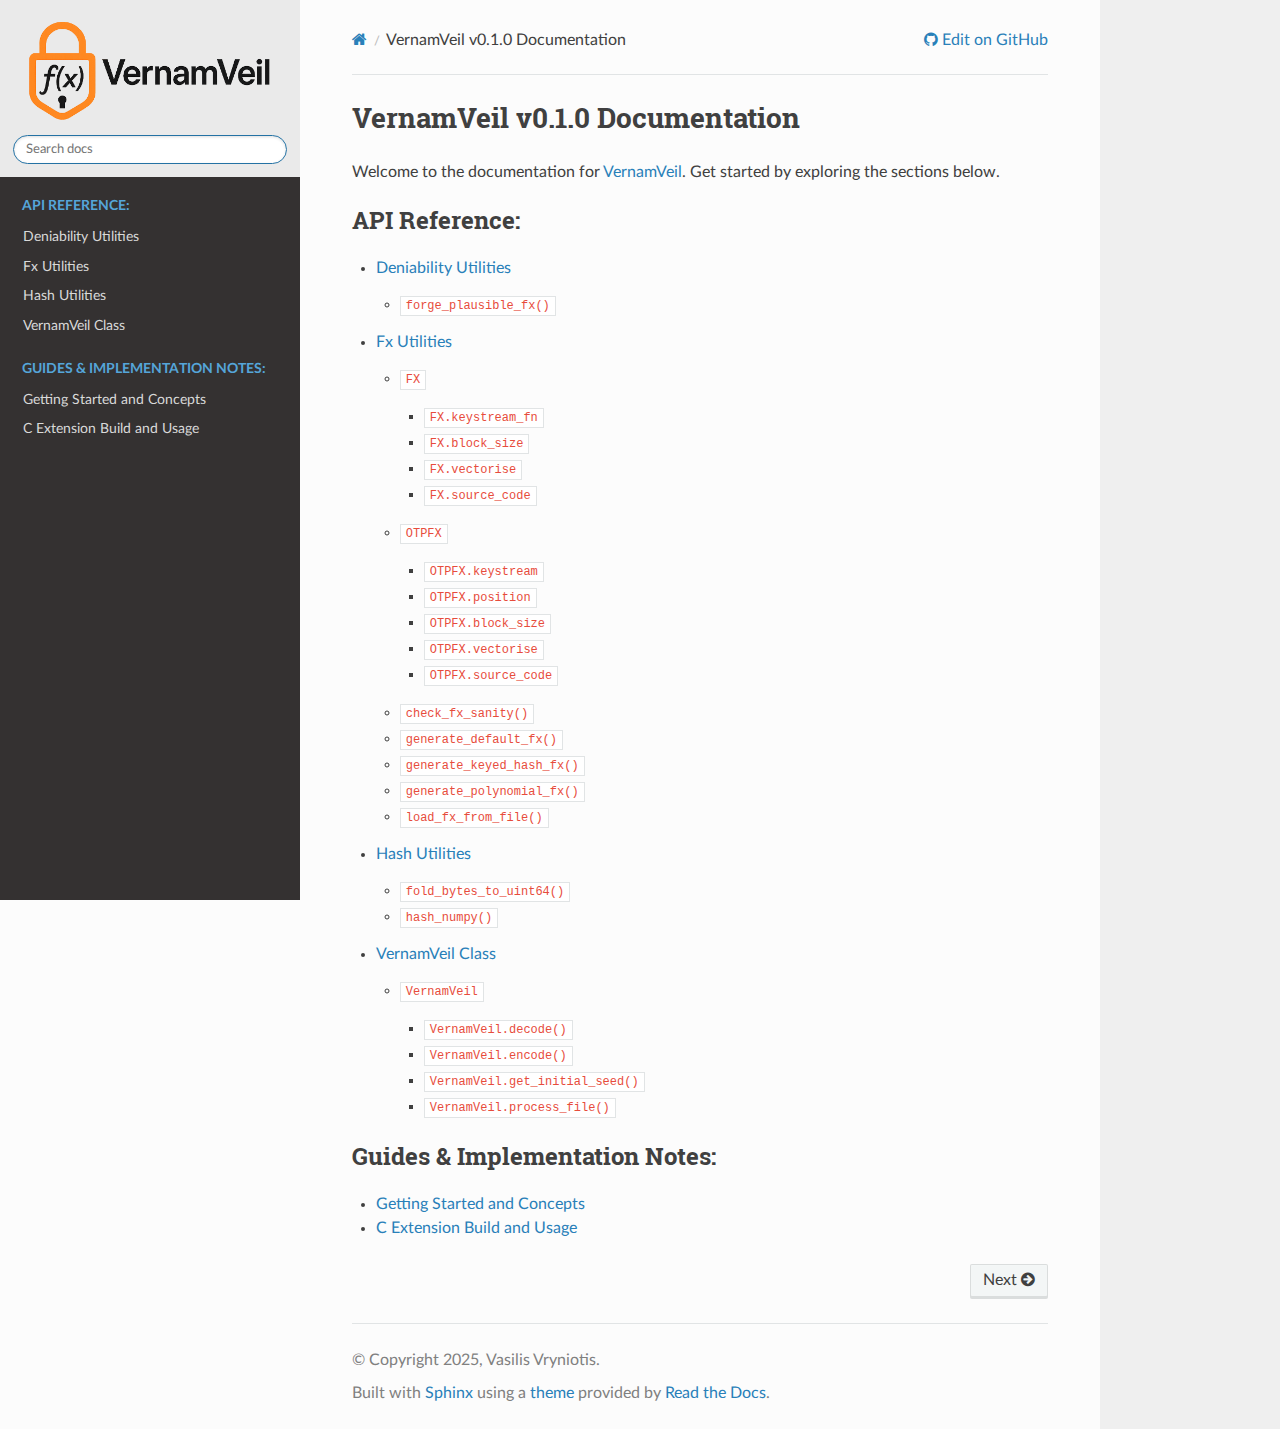
<file: index.html>
<!DOCTYPE html>
<html class="writer-html5" lang="en" data-content_root="./">
<head>
  <meta charset="utf-8" /><meta name="viewport" content="width=device-width, initial-scale=1" />

  <meta name="viewport" content="width=device-width, initial-scale=1.0" />
  <title>VernamVeil v0.1.0 Documentation &mdash; VernamVeil  documentation</title>
      <link rel="stylesheet" type="text/css" href="_static/pygments.css?v=b86133f3" />
      <link rel="stylesheet" type="text/css" href="_static/css/theme.css?v=e59714d7" />
      <link rel="stylesheet" type="text/css" href="_static/custom.css?v=2f4979e8" />

  
    <link rel="shortcut icon" href="_static/favicon.ico"/>
      <script src="_static/jquery.js?v=5d32c60e"></script>
      <script src="_static/_sphinx_javascript_frameworks_compat.js?v=2cd50e6c"></script>
      <script src="_static/documentation_options.js?v=5929fcd5"></script>
      <script src="_static/doctools.js?v=9bcbadda"></script>
      <script src="_static/sphinx_highlight.js?v=dc90522c"></script>
    <script src="_static/js/theme.js"></script>
    <link rel="index" title="Index" href="genindex.html" />
    <link rel="search" title="Search" href="search.html" />
    <link rel="next" title="Deniability Utilities" href="deniability_utils.html" /> 
</head>

<body class="wy-body-for-nav"> 
  <div class="wy-grid-for-nav">
    <nav data-toggle="wy-nav-shift" class="wy-nav-side">
      <div class="wy-side-scroll">
        <div class="wy-side-nav-search" >

          
          
          <a href="#" class="icon icon-home">
            VernamVeil
              <img src="_static/logo.png" class="logo" alt="Logo"/>
          </a>
<div role="search">
  <form id="rtd-search-form" class="wy-form" action="search.html" method="get">
    <input type="text" name="q" placeholder="Search docs" aria-label="Search docs" />
    <input type="hidden" name="check_keywords" value="yes" />
    <input type="hidden" name="area" value="default" />
  </form>
</div>
        </div><div class="wy-menu wy-menu-vertical" data-spy="affix" role="navigation" aria-label="Navigation menu">
              <p class="caption" role="heading"><span class="caption-text">API Reference:</span></p>
<ul>
<li class="toctree-l1"><a class="reference internal" href="deniability_utils.html">Deniability Utilities</a></li>
<li class="toctree-l1"><a class="reference internal" href="fx_utils.html">Fx Utilities</a></li>
<li class="toctree-l1"><a class="reference internal" href="hash_utils.html">Hash Utilities</a></li>
<li class="toctree-l1"><a class="reference internal" href="vernamveil.html">VernamVeil Class</a></li>
</ul>
<p class="caption" role="heading"><span class="caption-text">Guides &amp; Implementation Notes:</span></p>
<ul>
<li class="toctree-l1"><a class="reference internal" href="README.html">Getting Started and Concepts</a></li>
<li class="toctree-l1"><a class="reference internal" href="nphash/README.html">C Extension Build and Usage</a></li>
</ul>

        </div>
      </div>
    </nav>

    <section data-toggle="wy-nav-shift" class="wy-nav-content-wrap"><nav class="wy-nav-top" aria-label="Mobile navigation menu" >
          <i data-toggle="wy-nav-top" class="fa fa-bars"></i>
          <a href="#">VernamVeil</a>
      </nav>

      <div class="wy-nav-content">
        <div class="rst-content">
          <div role="navigation" aria-label="Page navigation">
  <ul class="wy-breadcrumbs">
      <li><a href="#" class="icon icon-home" aria-label="Home"></a></li>
      <li class="breadcrumb-item active">VernamVeil v0.1.0 Documentation</li>
      <li class="wy-breadcrumbs-aside">
              <a href="https://github.com/datumbox/VernamVeil/blob/main/docs/index.rst" class="fa fa-github"> Edit on GitHub</a>
      </li>
  </ul>
  <hr/>
</div>
          <div role="main" class="document" itemscope="itemscope" itemtype="http://schema.org/Article">
           <div itemprop="articleBody">
             
  <section id="vernamveil-vversion-documentation">
<h1>VernamVeil v0.1.0 Documentation<a class="headerlink" href="#vernamveil-vversion-documentation" title="Link to this heading"></a></h1>
<p>Welcome to the documentation for <a class="reference external" href="https://github.com/datumbox/VernamVeil">VernamVeil</a>. Get started by exploring the sections below.</p>
<div class="toctree-wrapper compound">
<p class="caption" role="heading"><span class="caption-text">API Reference:</span></p>
<ul>
<li class="toctree-l1"><a class="reference internal" href="deniability_utils.html">Deniability Utilities</a><ul>
<li class="toctree-l2"><a class="reference internal" href="deniability_utils.html#vernamveil.forge_plausible_fx"><code class="docutils literal notranslate"><span class="pre">forge_plausible_fx()</span></code></a></li>
</ul>
</li>
<li class="toctree-l1"><a class="reference internal" href="fx_utils.html">Fx Utilities</a><ul>
<li class="toctree-l2"><a class="reference internal" href="fx_utils.html#vernamveil.FX"><code class="docutils literal notranslate"><span class="pre">FX</span></code></a><ul>
<li class="toctree-l3"><a class="reference internal" href="fx_utils.html#vernamveil.FX.keystream_fn"><code class="docutils literal notranslate"><span class="pre">FX.keystream_fn</span></code></a></li>
<li class="toctree-l3"><a class="reference internal" href="fx_utils.html#vernamveil.FX.block_size"><code class="docutils literal notranslate"><span class="pre">FX.block_size</span></code></a></li>
<li class="toctree-l3"><a class="reference internal" href="fx_utils.html#vernamveil.FX.vectorise"><code class="docutils literal notranslate"><span class="pre">FX.vectorise</span></code></a></li>
<li class="toctree-l3"><a class="reference internal" href="fx_utils.html#vernamveil.FX.source_code"><code class="docutils literal notranslate"><span class="pre">FX.source_code</span></code></a></li>
</ul>
</li>
<li class="toctree-l2"><a class="reference internal" href="fx_utils.html#vernamveil.OTPFX"><code class="docutils literal notranslate"><span class="pre">OTPFX</span></code></a><ul>
<li class="toctree-l3"><a class="reference internal" href="fx_utils.html#vernamveil.OTPFX.keystream"><code class="docutils literal notranslate"><span class="pre">OTPFX.keystream</span></code></a></li>
<li class="toctree-l3"><a class="reference internal" href="fx_utils.html#vernamveil.OTPFX.position"><code class="docutils literal notranslate"><span class="pre">OTPFX.position</span></code></a></li>
<li class="toctree-l3"><a class="reference internal" href="fx_utils.html#vernamveil.OTPFX.block_size"><code class="docutils literal notranslate"><span class="pre">OTPFX.block_size</span></code></a></li>
<li class="toctree-l3"><a class="reference internal" href="fx_utils.html#vernamveil.OTPFX.vectorise"><code class="docutils literal notranslate"><span class="pre">OTPFX.vectorise</span></code></a></li>
<li class="toctree-l3"><a class="reference internal" href="fx_utils.html#vernamveil.OTPFX.source_code"><code class="docutils literal notranslate"><span class="pre">OTPFX.source_code</span></code></a></li>
</ul>
</li>
<li class="toctree-l2"><a class="reference internal" href="fx_utils.html#vernamveil.check_fx_sanity"><code class="docutils literal notranslate"><span class="pre">check_fx_sanity()</span></code></a></li>
<li class="toctree-l2"><a class="reference internal" href="fx_utils.html#vernamveil.generate_default_fx"><code class="docutils literal notranslate"><span class="pre">generate_default_fx()</span></code></a></li>
<li class="toctree-l2"><a class="reference internal" href="fx_utils.html#vernamveil.generate_keyed_hash_fx"><code class="docutils literal notranslate"><span class="pre">generate_keyed_hash_fx()</span></code></a></li>
<li class="toctree-l2"><a class="reference internal" href="fx_utils.html#vernamveil.generate_polynomial_fx"><code class="docutils literal notranslate"><span class="pre">generate_polynomial_fx()</span></code></a></li>
<li class="toctree-l2"><a class="reference internal" href="fx_utils.html#vernamveil.load_fx_from_file"><code class="docutils literal notranslate"><span class="pre">load_fx_from_file()</span></code></a></li>
</ul>
</li>
<li class="toctree-l1"><a class="reference internal" href="hash_utils.html">Hash Utilities</a><ul>
<li class="toctree-l2"><a class="reference internal" href="hash_utils.html#vernamveil.fold_bytes_to_uint64"><code class="docutils literal notranslate"><span class="pre">fold_bytes_to_uint64()</span></code></a></li>
<li class="toctree-l2"><a class="reference internal" href="hash_utils.html#vernamveil.hash_numpy"><code class="docutils literal notranslate"><span class="pre">hash_numpy()</span></code></a></li>
</ul>
</li>
<li class="toctree-l1"><a class="reference internal" href="vernamveil.html">VernamVeil Class</a><ul>
<li class="toctree-l2"><a class="reference internal" href="vernamveil.html#vernamveil.VernamVeil"><code class="docutils literal notranslate"><span class="pre">VernamVeil</span></code></a><ul>
<li class="toctree-l3"><a class="reference internal" href="vernamveil.html#vernamveil.VernamVeil.decode"><code class="docutils literal notranslate"><span class="pre">VernamVeil.decode()</span></code></a></li>
<li class="toctree-l3"><a class="reference internal" href="vernamveil.html#vernamveil.VernamVeil.encode"><code class="docutils literal notranslate"><span class="pre">VernamVeil.encode()</span></code></a></li>
<li class="toctree-l3"><a class="reference internal" href="vernamveil.html#vernamveil.VernamVeil.get_initial_seed"><code class="docutils literal notranslate"><span class="pre">VernamVeil.get_initial_seed()</span></code></a></li>
<li class="toctree-l3"><a class="reference internal" href="vernamveil.html#vernamveil.VernamVeil.process_file"><code class="docutils literal notranslate"><span class="pre">VernamVeil.process_file()</span></code></a></li>
</ul>
</li>
</ul>
</li>
</ul>
</div>
<div class="toctree-wrapper compound">
<p class="caption" role="heading"><span class="caption-text">Guides &amp; Implementation Notes:</span></p>
<ul>
<li class="toctree-l1"><a class="reference internal" href="README.html">Getting Started and Concepts</a></li>
<li class="toctree-l1"><a class="reference internal" href="nphash/README.html">C Extension Build and Usage</a></li>
</ul>
</div>
</section>


           </div>
          </div>
          <footer><div class="rst-footer-buttons" role="navigation" aria-label="Footer">
        <a href="deniability_utils.html" class="btn btn-neutral float-right" title="Deniability Utilities" accesskey="n" rel="next">Next <span class="fa fa-arrow-circle-right" aria-hidden="true"></span></a>
    </div>

  <hr/>

  <div role="contentinfo">
    <p>&#169; Copyright 2025, Vasilis Vryniotis.</p>
  </div>

  Built with <a href="https://www.sphinx-doc.org/">Sphinx</a> using a
    <a href="https://github.com/readthedocs/sphinx_rtd_theme">theme</a>
    provided by <a href="https://readthedocs.org">Read the Docs</a>.
   

</footer>
        </div>
      </div>
    </section>
  </div>
  <script>
      jQuery(function () {
          SphinxRtdTheme.Navigation.enable(true);
      });
  </script> 

</body>
</html>
</file>
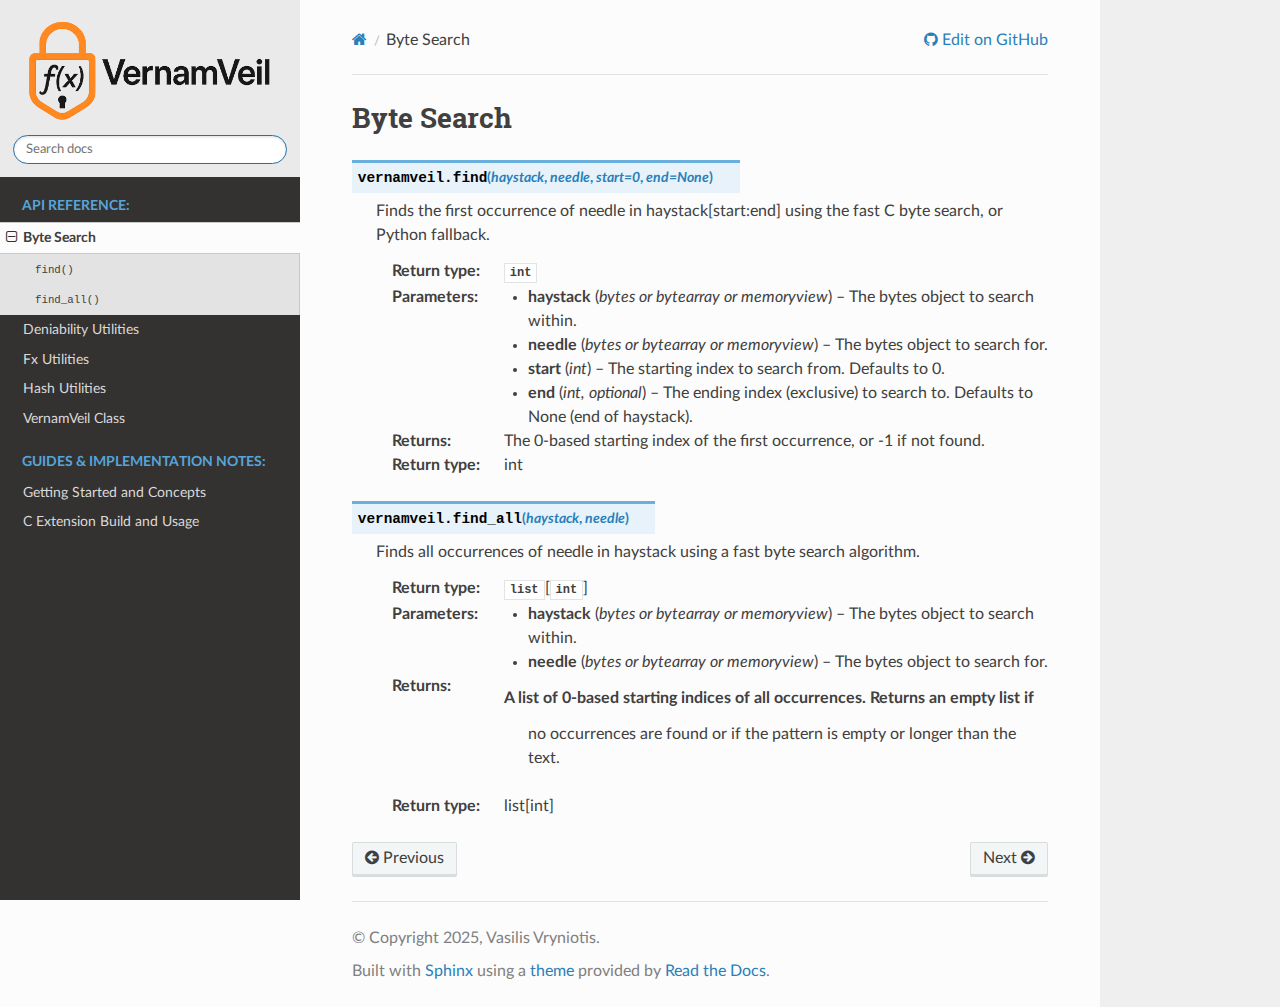
<file: bytesearch.html>
<!DOCTYPE html>
<html class="writer-html5" lang="en" data-content_root="./">
<head>
  <meta charset="utf-8" /><meta name="viewport" content="width=device-width, initial-scale=1" />

  <meta name="viewport" content="width=device-width, initial-scale=1.0" />
  <title>Byte Search &mdash; VernamVeil  documentation</title>
      <link rel="stylesheet" type="text/css" href="_static/pygments.css?v=b86133f3" />
      <link rel="stylesheet" type="text/css" href="_static/css/theme.css?v=e59714d7" />
      <link rel="stylesheet" type="text/css" href="_static/custom.css?v=2f4979e8" />

  
    <link rel="shortcut icon" href="_static/favicon.ico"/>
      <script src="_static/jquery.js?v=5d32c60e"></script>
      <script src="_static/_sphinx_javascript_frameworks_compat.js?v=2cd50e6c"></script>
      <script src="_static/documentation_options.js?v=5929fcd5"></script>
      <script src="_static/doctools.js?v=9bcbadda"></script>
      <script src="_static/sphinx_highlight.js?v=dc90522c"></script>
    <script src="_static/js/theme.js"></script>
    <link rel="index" title="Index" href="genindex.html" />
    <link rel="search" title="Search" href="search.html" />
    <link rel="next" title="Deniability Utilities" href="deniability_utils.html" />
    <link rel="prev" title="VernamVeil v0.1.0 Documentation" href="index.html" /> 
</head>

<body class="wy-body-for-nav"> 
  <div class="wy-grid-for-nav">
    <nav data-toggle="wy-nav-shift" class="wy-nav-side">
      <div class="wy-side-scroll">
        <div class="wy-side-nav-search" >

          
          
          <a href="index.html" class="icon icon-home">
            VernamVeil
              <img src="_static/logo.png" class="logo" alt="Logo"/>
          </a>
<div role="search">
  <form id="rtd-search-form" class="wy-form" action="search.html" method="get">
    <input type="text" name="q" placeholder="Search docs" aria-label="Search docs" />
    <input type="hidden" name="check_keywords" value="yes" />
    <input type="hidden" name="area" value="default" />
  </form>
</div>
        </div><div class="wy-menu wy-menu-vertical" data-spy="affix" role="navigation" aria-label="Navigation menu">
              <p class="caption" role="heading"><span class="caption-text">API Reference:</span></p>
<ul class="current">
<li class="toctree-l1 current"><a class="current reference internal" href="#">Byte Search</a><ul>
<li class="toctree-l2"><a class="reference internal" href="#vernamveil.find"><code class="docutils literal notranslate"><span class="pre">find()</span></code></a></li>
<li class="toctree-l2"><a class="reference internal" href="#vernamveil.find_all"><code class="docutils literal notranslate"><span class="pre">find_all()</span></code></a></li>
</ul>
</li>
<li class="toctree-l1"><a class="reference internal" href="deniability_utils.html">Deniability Utilities</a></li>
<li class="toctree-l1"><a class="reference internal" href="fx_utils.html">Fx Utilities</a></li>
<li class="toctree-l1"><a class="reference internal" href="hash_utils.html">Hash Utilities</a></li>
<li class="toctree-l1"><a class="reference internal" href="vernamveil.html">VernamVeil Class</a></li>
</ul>
<p class="caption" role="heading"><span class="caption-text">Guides &amp; Implementation Notes:</span></p>
<ul>
<li class="toctree-l1"><a class="reference internal" href="README.html">Getting Started and Concepts</a></li>
<li class="toctree-l1"><a class="reference internal" href="nphash/README.html">C Extension Build and Usage</a></li>
</ul>

        </div>
      </div>
    </nav>

    <section data-toggle="wy-nav-shift" class="wy-nav-content-wrap"><nav class="wy-nav-top" aria-label="Mobile navigation menu" >
          <i data-toggle="wy-nav-top" class="fa fa-bars"></i>
          <a href="index.html">VernamVeil</a>
      </nav>

      <div class="wy-nav-content">
        <div class="rst-content">
          <div role="navigation" aria-label="Page navigation">
  <ul class="wy-breadcrumbs">
      <li><a href="index.html" class="icon icon-home" aria-label="Home"></a></li>
      <li class="breadcrumb-item active">Byte Search</li>
      <li class="wy-breadcrumbs-aside">
              <a href="https://github.com/datumbox/VernamVeil/blob/main/docs/bytesearch.rst" class="fa fa-github"> Edit on GitHub</a>
      </li>
  </ul>
  <hr/>
</div>
          <div role="main" class="document" itemscope="itemscope" itemtype="http://schema.org/Article">
           <div itemprop="articleBody">
             
  <section id="byte-search">
<h1>Byte Search<a class="headerlink" href="#byte-search" title="Link to this heading"></a></h1>
<dl class="py function">
<dt class="sig sig-object py" id="vernamveil.find">
<span class="sig-prename descclassname"><span class="pre">vernamveil.</span></span><span class="sig-name descname"><span class="pre">find</span></span><span class="sig-paren">(</span><em class="sig-param"><span class="n"><span class="pre">haystack</span></span></em>, <em class="sig-param"><span class="n"><span class="pre">needle</span></span></em>, <em class="sig-param"><span class="n"><span class="pre">start</span></span><span class="o"><span class="pre">=</span></span><span class="default_value"><span class="pre">0</span></span></em>, <em class="sig-param"><span class="n"><span class="pre">end</span></span><span class="o"><span class="pre">=</span></span><span class="default_value"><span class="pre">None</span></span></em><span class="sig-paren">)</span><a class="headerlink" href="#vernamveil.find" title="Link to this definition"></a></dt>
<dd><p>Finds the first occurrence of needle in haystack[start:end] using the fast C byte search, or Python fallback.</p>
<dl class="field-list simple">
<dt class="field-odd">Return type<span class="colon">:</span></dt>
<dd class="field-odd"><p><span class="sphinx_autodoc_typehints-type"><code class="xref py py-class docutils literal notranslate"><span class="pre">int</span></code></span></p>
</dd>
<dt class="field-even">Parameters<span class="colon">:</span></dt>
<dd class="field-even"><ul class="simple">
<li><p><strong>haystack</strong> (<em>bytes</em><em> or </em><em>bytearray</em><em> or </em><em>memoryview</em>) – The bytes object to search within.</p></li>
<li><p><strong>needle</strong> (<em>bytes</em><em> or </em><em>bytearray</em><em> or </em><em>memoryview</em>) – The bytes object to search for.</p></li>
<li><p><strong>start</strong> (<em>int</em>) – The starting index to search from. Defaults to 0.</p></li>
<li><p><strong>end</strong> (<em>int</em><em>, </em><em>optional</em>) – The ending index (exclusive) to search to. Defaults to None (end of haystack).</p></li>
</ul>
</dd>
<dt class="field-odd">Returns<span class="colon">:</span></dt>
<dd class="field-odd"><p>The 0-based starting index of the first occurrence, or -1 if not found.</p>
</dd>
<dt class="field-even">Return type<span class="colon">:</span></dt>
<dd class="field-even"><p>int</p>
</dd>
</dl>
</dd></dl>

<dl class="py function">
<dt class="sig sig-object py" id="vernamveil.find_all">
<span class="sig-prename descclassname"><span class="pre">vernamveil.</span></span><span class="sig-name descname"><span class="pre">find_all</span></span><span class="sig-paren">(</span><em class="sig-param"><span class="n"><span class="pre">haystack</span></span></em>, <em class="sig-param"><span class="n"><span class="pre">needle</span></span></em><span class="sig-paren">)</span><a class="headerlink" href="#vernamveil.find_all" title="Link to this definition"></a></dt>
<dd><p>Finds all occurrences of needle in haystack using a fast byte search algorithm.</p>
<dl class="field-list simple">
<dt class="field-odd">Return type<span class="colon">:</span></dt>
<dd class="field-odd"><p><span class="sphinx_autodoc_typehints-type"><code class="xref py py-class docutils literal notranslate"><span class="pre">list</span></code>[<code class="xref py py-class docutils literal notranslate"><span class="pre">int</span></code>]</span></p>
</dd>
<dt class="field-even">Parameters<span class="colon">:</span></dt>
<dd class="field-even"><ul class="simple">
<li><p><strong>haystack</strong> (<em>bytes</em><em> or </em><em>bytearray</em><em> or </em><em>memoryview</em>) – The bytes object to search within.</p></li>
<li><p><strong>needle</strong> (<em>bytes</em><em> or </em><em>bytearray</em><em> or </em><em>memoryview</em>) – The bytes object to search for.</p></li>
</ul>
</dd>
<dt class="field-odd">Returns<span class="colon">:</span></dt>
<dd class="field-odd"><p><dl class="simple">
<dt>A list of 0-based starting indices of all occurrences. Returns an empty list if</dt><dd><p>no occurrences are found or if the pattern is empty or longer than the text.</p>
</dd>
</dl>
</p>
</dd>
<dt class="field-even">Return type<span class="colon">:</span></dt>
<dd class="field-even"><p>list[int]</p>
</dd>
</dl>
</dd></dl>

</section>


           </div>
          </div>
          <footer><div class="rst-footer-buttons" role="navigation" aria-label="Footer">
        <a href="index.html" class="btn btn-neutral float-left" title="VernamVeil v0.1.0 Documentation" accesskey="p" rel="prev"><span class="fa fa-arrow-circle-left" aria-hidden="true"></span> Previous</a>
        <a href="deniability_utils.html" class="btn btn-neutral float-right" title="Deniability Utilities" accesskey="n" rel="next">Next <span class="fa fa-arrow-circle-right" aria-hidden="true"></span></a>
    </div>

  <hr/>

  <div role="contentinfo">
    <p>&#169; Copyright 2025, Vasilis Vryniotis.</p>
  </div>

  Built with <a href="https://www.sphinx-doc.org/">Sphinx</a> using a
    <a href="https://github.com/readthedocs/sphinx_rtd_theme">theme</a>
    provided by <a href="https://readthedocs.org">Read the Docs</a>.
   

</footer>
        </div>
      </div>
    </section>
  </div>
  <script>
      jQuery(function () {
          SphinxRtdTheme.Navigation.enable(true);
      });
  </script> 

</body>
</html>
</file>
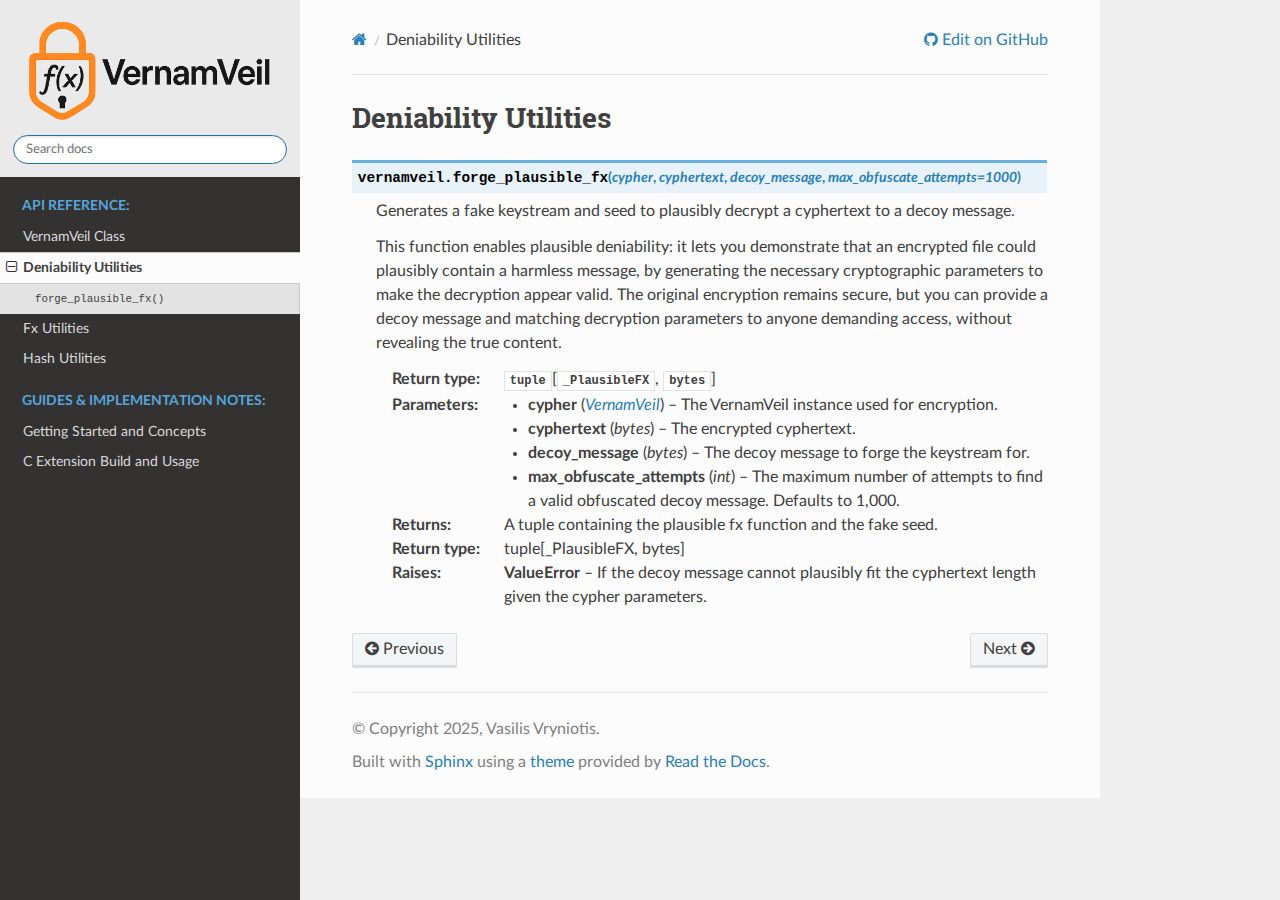
<file: deniability_utilities.html>
<!DOCTYPE html>
<html class="writer-html5" lang="en" data-content_root="./">
<head>
  <meta charset="utf-8" /><meta name="viewport" content="width=device-width, initial-scale=1" />

  <meta name="viewport" content="width=device-width, initial-scale=1.0" />
  <title>Deniability Utilities &mdash; VernamVeil  documentation</title>
      <link rel="stylesheet" type="text/css" href="_static/pygments.css?v=b86133f3" />
      <link rel="stylesheet" type="text/css" href="_static/css/theme.css?v=e59714d7" />
      <link rel="stylesheet" type="text/css" href="_static/custom.css?v=2f4979e8" />

  
    <link rel="shortcut icon" href="_static/favicon.ico"/>
      <script src="_static/jquery.js?v=5d32c60e"></script>
      <script src="_static/_sphinx_javascript_frameworks_compat.js?v=2cd50e6c"></script>
      <script src="_static/documentation_options.js?v=5929fcd5"></script>
      <script src="_static/doctools.js?v=9bcbadda"></script>
      <script src="_static/sphinx_highlight.js?v=dc90522c"></script>
    <script src="_static/js/theme.js"></script>
    <link rel="index" title="Index" href="genindex.html" />
    <link rel="search" title="Search" href="search.html" />
    <link rel="next" title="Fx Utilities" href="fx_utilities.html" />
    <link rel="prev" title="VernamVeil Class" href="vernamveil_class.html" /> 
</head>

<body class="wy-body-for-nav"> 
  <div class="wy-grid-for-nav">
    <nav data-toggle="wy-nav-shift" class="wy-nav-side">
      <div class="wy-side-scroll">
        <div class="wy-side-nav-search" >

          
          
          <a href="index.html" class="icon icon-home">
            VernamVeil
              <img src="_static/logo.png" class="logo" alt="Logo"/>
          </a>
<div role="search">
  <form id="rtd-search-form" class="wy-form" action="search.html" method="get">
    <input type="text" name="q" placeholder="Search docs" aria-label="Search docs" />
    <input type="hidden" name="check_keywords" value="yes" />
    <input type="hidden" name="area" value="default" />
  </form>
</div>
        </div><div class="wy-menu wy-menu-vertical" data-spy="affix" role="navigation" aria-label="Navigation menu">
              <p class="caption" role="heading"><span class="caption-text">API Reference:</span></p>
<ul class="current">
<li class="toctree-l1"><a class="reference internal" href="vernamveil_class.html">VernamVeil Class</a></li>
<li class="toctree-l1 current"><a class="current reference internal" href="#">Deniability Utilities</a><ul>
<li class="toctree-l2"><a class="reference internal" href="#vernamveil.forge_plausible_fx"><code class="docutils literal notranslate"><span class="pre">forge_plausible_fx()</span></code></a></li>
</ul>
</li>
<li class="toctree-l1"><a class="reference internal" href="fx_utilities.html">Fx Utilities</a></li>
<li class="toctree-l1"><a class="reference internal" href="hash_utilities.html">Hash Utilities</a></li>
</ul>
<p class="caption" role="heading"><span class="caption-text">Guides &amp; Implementation Notes:</span></p>
<ul>
<li class="toctree-l1"><a class="reference internal" href="README.html">Getting Started and Concepts</a></li>
<li class="toctree-l1"><a class="reference internal" href="nphash/README.html">C Extension Build and Usage</a></li>
</ul>

        </div>
      </div>
    </nav>

    <section data-toggle="wy-nav-shift" class="wy-nav-content-wrap"><nav class="wy-nav-top" aria-label="Mobile navigation menu" >
          <i data-toggle="wy-nav-top" class="fa fa-bars"></i>
          <a href="index.html">VernamVeil</a>
      </nav>

      <div class="wy-nav-content">
        <div class="rst-content">
          <div role="navigation" aria-label="Page navigation">
  <ul class="wy-breadcrumbs">
      <li><a href="index.html" class="icon icon-home" aria-label="Home"></a></li>
      <li class="breadcrumb-item active">Deniability Utilities</li>
      <li class="wy-breadcrumbs-aside">
              <a href="https://github.com/datumbox/VernamVeil/blob/main/docs/deniability_utilities.rst" class="fa fa-github"> Edit on GitHub</a>
      </li>
  </ul>
  <hr/>
</div>
          <div role="main" class="document" itemscope="itemscope" itemtype="http://schema.org/Article">
           <div itemprop="articleBody">
             
  <section id="deniability-utilities">
<h1>Deniability Utilities<a class="headerlink" href="#deniability-utilities" title="Link to this heading"></a></h1>
<dl class="py function">
<dt class="sig sig-object py" id="vernamveil.forge_plausible_fx">
<span class="sig-prename descclassname"><span class="pre">vernamveil.</span></span><span class="sig-name descname"><span class="pre">forge_plausible_fx</span></span><span class="sig-paren">(</span><em class="sig-param"><span class="n"><span class="pre">cypher</span></span></em>, <em class="sig-param"><span class="n"><span class="pre">cyphertext</span></span></em>, <em class="sig-param"><span class="n"><span class="pre">decoy_message</span></span></em>, <em class="sig-param"><span class="n"><span class="pre">max_obfuscate_attempts</span></span><span class="o"><span class="pre">=</span></span><span class="default_value"><span class="pre">1000</span></span></em><span class="sig-paren">)</span><a class="headerlink" href="#vernamveil.forge_plausible_fx" title="Link to this definition"></a></dt>
<dd><p>Generates a fake keystream and seed to plausibly decrypt a cyphertext to a decoy message.</p>
<p>This function enables plausible deniability: it lets you demonstrate that an encrypted file
could plausibly contain a harmless message, by generating the necessary cryptographic
parameters to make the decryption appear valid. The original encryption remains secure,
but you can provide a decoy message and matching decryption parameters to anyone demanding
access, without revealing the true content.</p>
<dl class="field-list simple">
<dt class="field-odd">Return type<span class="colon">:</span></dt>
<dd class="field-odd"><p><span class="sphinx_autodoc_typehints-type"><code class="xref py py-class docutils literal notranslate"><span class="pre">tuple</span></code>[<code class="xref py py-class docutils literal notranslate"><span class="pre">_PlausibleFX</span></code>, <code class="xref py py-class docutils literal notranslate"><span class="pre">bytes</span></code>]</span></p>
</dd>
<dt class="field-even">Parameters<span class="colon">:</span></dt>
<dd class="field-even"><ul class="simple">
<li><p><strong>cypher</strong> (<a class="reference internal" href="vernamveil_class.html#vernamveil.VernamVeil" title="vernamveil.VernamVeil"><em>VernamVeil</em></a>) – The VernamVeil instance used for encryption.</p></li>
<li><p><strong>cyphertext</strong> (<em>bytes</em>) – The encrypted cyphertext.</p></li>
<li><p><strong>decoy_message</strong> (<em>bytes</em>) – The decoy message to forge the keystream for.</p></li>
<li><p><strong>max_obfuscate_attempts</strong> (<em>int</em>) – The maximum number of attempts to find a valid obfuscated decoy message.
Defaults to 1,000.</p></li>
</ul>
</dd>
<dt class="field-odd">Returns<span class="colon">:</span></dt>
<dd class="field-odd"><p>A tuple containing the plausible fx function and the fake seed.</p>
</dd>
<dt class="field-even">Return type<span class="colon">:</span></dt>
<dd class="field-even"><p>tuple[_PlausibleFX, bytes]</p>
</dd>
<dt class="field-odd">Raises<span class="colon">:</span></dt>
<dd class="field-odd"><p><strong>ValueError</strong> – If the decoy message cannot plausibly fit the cyphertext length given the cypher parameters.</p>
</dd>
</dl>
</dd></dl>

</section>


           </div>
          </div>
          <footer><div class="rst-footer-buttons" role="navigation" aria-label="Footer">
        <a href="vernamveil_class.html" class="btn btn-neutral float-left" title="VernamVeil Class" accesskey="p" rel="prev"><span class="fa fa-arrow-circle-left" aria-hidden="true"></span> Previous</a>
        <a href="fx_utilities.html" class="btn btn-neutral float-right" title="Fx Utilities" accesskey="n" rel="next">Next <span class="fa fa-arrow-circle-right" aria-hidden="true"></span></a>
    </div>

  <hr/>

  <div role="contentinfo">
    <p>&#169; Copyright 2025, Vasilis Vryniotis.</p>
  </div>

  Built with <a href="https://www.sphinx-doc.org/">Sphinx</a> using a
    <a href="https://github.com/readthedocs/sphinx_rtd_theme">theme</a>
    provided by <a href="https://readthedocs.org">Read the Docs</a>.
   

</footer>
        </div>
      </div>
    </section>
  </div>
  <script>
      jQuery(function () {
          SphinxRtdTheme.Navigation.enable(true);
      });
  </script> 

</body>
</html>
</file>
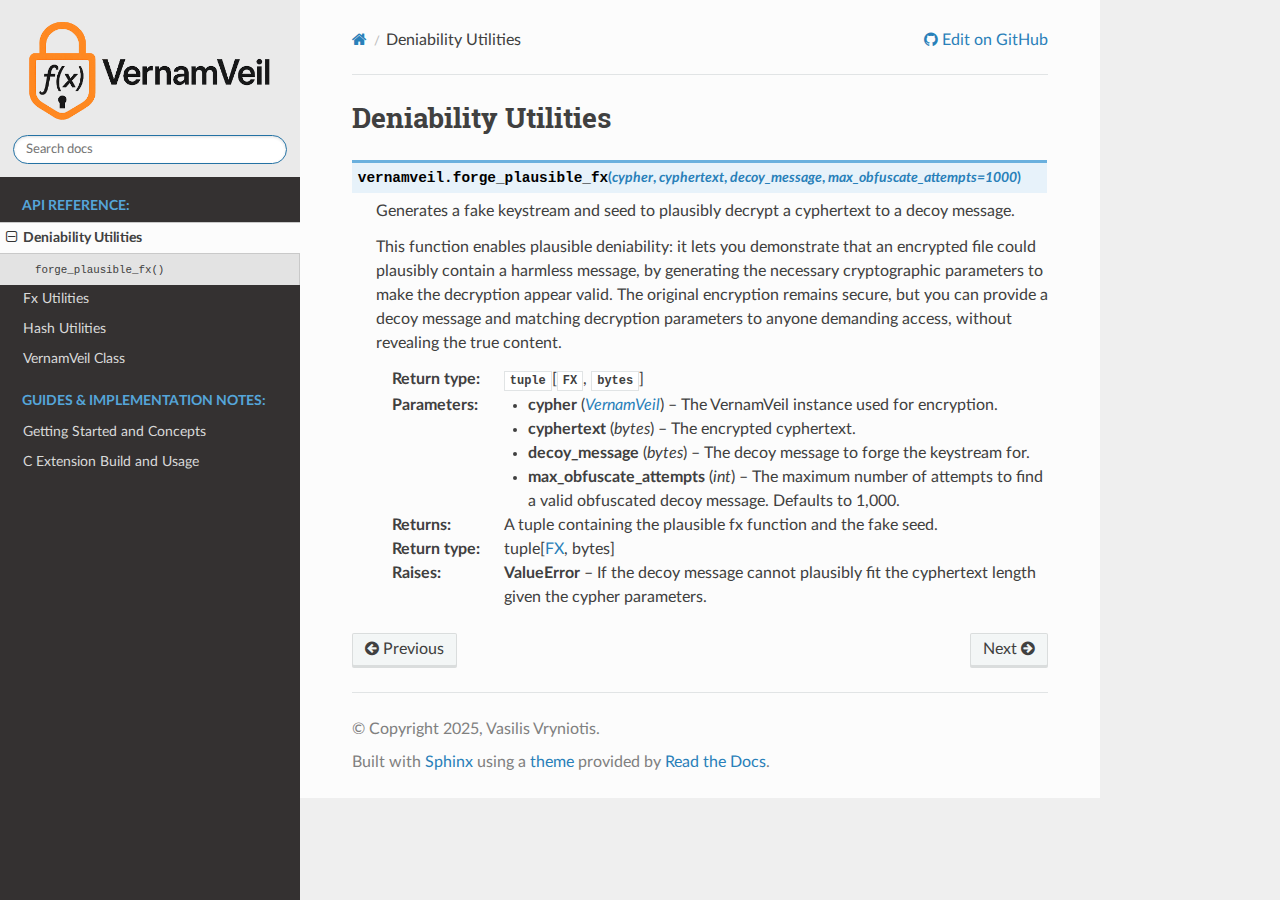
<file: deniability_utils.html>
<!DOCTYPE html>
<html class="writer-html5" lang="en" data-content_root="./">
<head>
  <meta charset="utf-8" /><meta name="viewport" content="width=device-width, initial-scale=1" />

  <meta name="viewport" content="width=device-width, initial-scale=1.0" />
  <title>Deniability Utilities &mdash; VernamVeil  documentation</title>
      <link rel="stylesheet" type="text/css" href="_static/pygments.css?v=b86133f3" />
      <link rel="stylesheet" type="text/css" href="_static/css/theme.css?v=e59714d7" />
      <link rel="stylesheet" type="text/css" href="_static/custom.css?v=2f4979e8" />

  
    <link rel="shortcut icon" href="_static/favicon.ico"/>
      <script src="_static/jquery.js?v=5d32c60e"></script>
      <script src="_static/_sphinx_javascript_frameworks_compat.js?v=2cd50e6c"></script>
      <script src="_static/documentation_options.js?v=5929fcd5"></script>
      <script src="_static/doctools.js?v=9bcbadda"></script>
      <script src="_static/sphinx_highlight.js?v=dc90522c"></script>
    <script src="_static/js/theme.js"></script>
    <link rel="index" title="Index" href="genindex.html" />
    <link rel="search" title="Search" href="search.html" />
    <link rel="next" title="Fx Utilities" href="fx_utils.html" />
    <link rel="prev" title="VernamVeil v0.1.0 Documentation" href="index.html" /> 
</head>

<body class="wy-body-for-nav"> 
  <div class="wy-grid-for-nav">
    <nav data-toggle="wy-nav-shift" class="wy-nav-side">
      <div class="wy-side-scroll">
        <div class="wy-side-nav-search" >

          
          
          <a href="index.html" class="icon icon-home">
            VernamVeil
              <img src="_static/logo.png" class="logo" alt="Logo"/>
          </a>
<div role="search">
  <form id="rtd-search-form" class="wy-form" action="search.html" method="get">
    <input type="text" name="q" placeholder="Search docs" aria-label="Search docs" />
    <input type="hidden" name="check_keywords" value="yes" />
    <input type="hidden" name="area" value="default" />
  </form>
</div>
        </div><div class="wy-menu wy-menu-vertical" data-spy="affix" role="navigation" aria-label="Navigation menu">
              <p class="caption" role="heading"><span class="caption-text">API Reference:</span></p>
<ul class="current">
<li class="toctree-l1 current"><a class="current reference internal" href="#">Deniability Utilities</a><ul>
<li class="toctree-l2"><a class="reference internal" href="#vernamveil.forge_plausible_fx"><code class="docutils literal notranslate"><span class="pre">forge_plausible_fx()</span></code></a></li>
</ul>
</li>
<li class="toctree-l1"><a class="reference internal" href="fx_utils.html">Fx Utilities</a></li>
<li class="toctree-l1"><a class="reference internal" href="hash_utils.html">Hash Utilities</a></li>
<li class="toctree-l1"><a class="reference internal" href="vernamveil.html">VernamVeil Class</a></li>
</ul>
<p class="caption" role="heading"><span class="caption-text">Guides &amp; Implementation Notes:</span></p>
<ul>
<li class="toctree-l1"><a class="reference internal" href="README.html">Getting Started and Concepts</a></li>
<li class="toctree-l1"><a class="reference internal" href="nphash/README.html">C Extension Build and Usage</a></li>
</ul>

        </div>
      </div>
    </nav>

    <section data-toggle="wy-nav-shift" class="wy-nav-content-wrap"><nav class="wy-nav-top" aria-label="Mobile navigation menu" >
          <i data-toggle="wy-nav-top" class="fa fa-bars"></i>
          <a href="index.html">VernamVeil</a>
      </nav>

      <div class="wy-nav-content">
        <div class="rst-content">
          <div role="navigation" aria-label="Page navigation">
  <ul class="wy-breadcrumbs">
      <li><a href="index.html" class="icon icon-home" aria-label="Home"></a></li>
      <li class="breadcrumb-item active">Deniability Utilities</li>
      <li class="wy-breadcrumbs-aside">
              <a href="https://github.com/datumbox/VernamVeil/blob/main/docs/deniability_utils.rst" class="fa fa-github"> Edit on GitHub</a>
      </li>
  </ul>
  <hr/>
</div>
          <div role="main" class="document" itemscope="itemscope" itemtype="http://schema.org/Article">
           <div itemprop="articleBody">
             
  <section id="deniability-utilities">
<h1>Deniability Utilities<a class="headerlink" href="#deniability-utilities" title="Link to this heading"></a></h1>
<dl class="py function">
<dt class="sig sig-object py" id="vernamveil.forge_plausible_fx">
<span class="sig-prename descclassname"><span class="pre">vernamveil.</span></span><span class="sig-name descname"><span class="pre">forge_plausible_fx</span></span><span class="sig-paren">(</span><em class="sig-param"><span class="n"><span class="pre">cypher</span></span></em>, <em class="sig-param"><span class="n"><span class="pre">cyphertext</span></span></em>, <em class="sig-param"><span class="n"><span class="pre">decoy_message</span></span></em>, <em class="sig-param"><span class="n"><span class="pre">max_obfuscate_attempts</span></span><span class="o"><span class="pre">=</span></span><span class="default_value"><span class="pre">1000</span></span></em><span class="sig-paren">)</span><a class="headerlink" href="#vernamveil.forge_plausible_fx" title="Link to this definition"></a></dt>
<dd><p>Generates a fake keystream and seed to plausibly decrypt a cyphertext to a decoy message.</p>
<p>This function enables plausible deniability: it lets you demonstrate that an encrypted file
could plausibly contain a harmless message, by generating the necessary cryptographic
parameters to make the decryption appear valid. The original encryption remains secure,
but you can provide a decoy message and matching decryption parameters to anyone demanding
access, without revealing the true content.</p>
<dl class="field-list simple">
<dt class="field-odd">Return type<span class="colon">:</span></dt>
<dd class="field-odd"><p><span class="sphinx_autodoc_typehints-type"><code class="xref py py-class docutils literal notranslate"><span class="pre">tuple</span></code>[<a class="reference internal" href="fx_utils.html#vernamveil.FX" title="vernamveil._fx_utils.FX"><code class="xref py py-class docutils literal notranslate"><span class="pre">FX</span></code></a>, <code class="xref py py-class docutils literal notranslate"><span class="pre">bytes</span></code>]</span></p>
</dd>
<dt class="field-even">Parameters<span class="colon">:</span></dt>
<dd class="field-even"><ul class="simple">
<li><p><strong>cypher</strong> (<a class="reference internal" href="vernamveil.html#vernamveil.VernamVeil" title="vernamveil.VernamVeil"><em>VernamVeil</em></a>) – The VernamVeil instance used for encryption.</p></li>
<li><p><strong>cyphertext</strong> (<em>bytes</em>) – The encrypted cyphertext.</p></li>
<li><p><strong>decoy_message</strong> (<em>bytes</em>) – The decoy message to forge the keystream for.</p></li>
<li><p><strong>max_obfuscate_attempts</strong> (<em>int</em>) – The maximum number of attempts to find a valid obfuscated decoy message.
Defaults to 1,000.</p></li>
</ul>
</dd>
<dt class="field-odd">Returns<span class="colon">:</span></dt>
<dd class="field-odd"><p>A tuple containing the plausible fx function and the fake seed.</p>
</dd>
<dt class="field-even">Return type<span class="colon">:</span></dt>
<dd class="field-even"><p>tuple[<a class="reference internal" href="fx_utils.html#vernamveil.FX" title="vernamveil.FX">FX</a>, bytes]</p>
</dd>
<dt class="field-odd">Raises<span class="colon">:</span></dt>
<dd class="field-odd"><p><strong>ValueError</strong> – If the decoy message cannot plausibly fit the cyphertext length given the cypher parameters.</p>
</dd>
</dl>
</dd></dl>

</section>


           </div>
          </div>
          <footer><div class="rst-footer-buttons" role="navigation" aria-label="Footer">
        <a href="index.html" class="btn btn-neutral float-left" title="VernamVeil v0.1.0 Documentation" accesskey="p" rel="prev"><span class="fa fa-arrow-circle-left" aria-hidden="true"></span> Previous</a>
        <a href="fx_utils.html" class="btn btn-neutral float-right" title="Fx Utilities" accesskey="n" rel="next">Next <span class="fa fa-arrow-circle-right" aria-hidden="true"></span></a>
    </div>

  <hr/>

  <div role="contentinfo">
    <p>&#169; Copyright 2025, Vasilis Vryniotis.</p>
  </div>

  Built with <a href="https://www.sphinx-doc.org/">Sphinx</a> using a
    <a href="https://github.com/readthedocs/sphinx_rtd_theme">theme</a>
    provided by <a href="https://readthedocs.org">Read the Docs</a>.
   

</footer>
        </div>
      </div>
    </section>
  </div>
  <script>
      jQuery(function () {
          SphinxRtdTheme.Navigation.enable(true);
      });
  </script> 

</body>
</html>
</file>
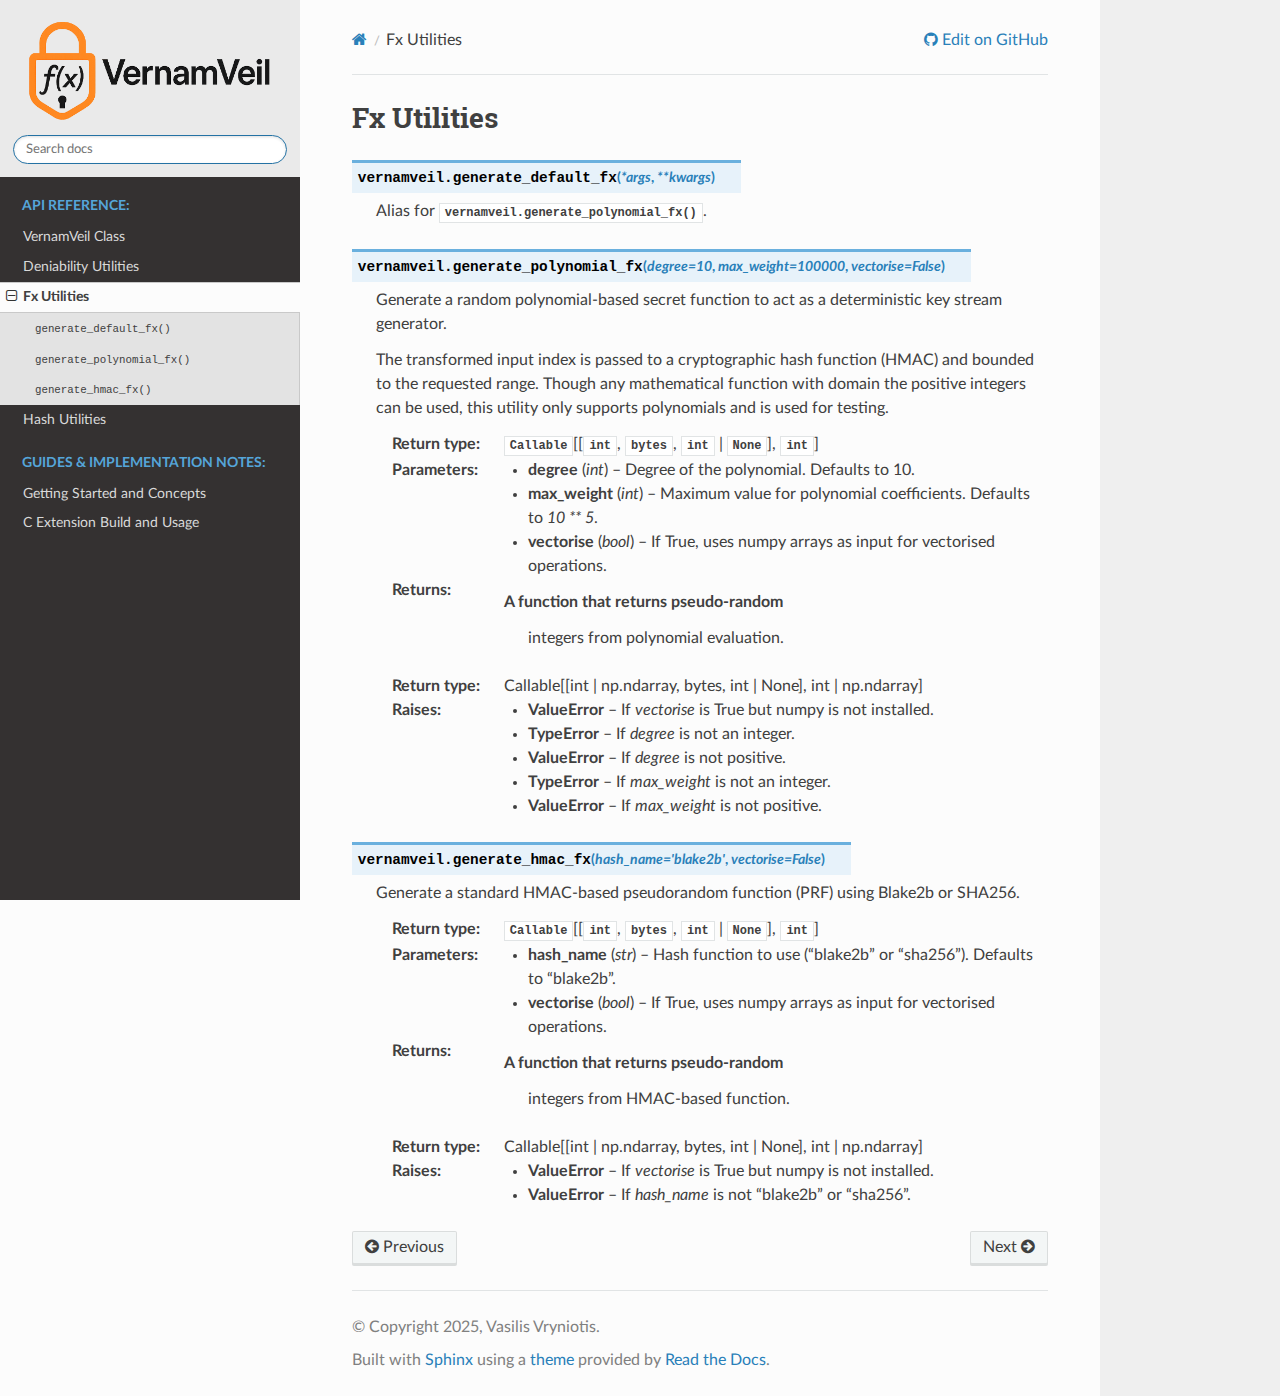
<file: fx_utilities.html>
<!DOCTYPE html>
<html class="writer-html5" lang="en" data-content_root="./">
<head>
  <meta charset="utf-8" /><meta name="viewport" content="width=device-width, initial-scale=1" />

  <meta name="viewport" content="width=device-width, initial-scale=1.0" />
  <title>Fx Utilities &mdash; VernamVeil  documentation</title>
      <link rel="stylesheet" type="text/css" href="_static/pygments.css?v=b86133f3" />
      <link rel="stylesheet" type="text/css" href="_static/css/theme.css?v=e59714d7" />
      <link rel="stylesheet" type="text/css" href="_static/custom.css?v=2f4979e8" />

  
    <link rel="shortcut icon" href="_static/favicon.ico"/>
      <script src="_static/jquery.js?v=5d32c60e"></script>
      <script src="_static/_sphinx_javascript_frameworks_compat.js?v=2cd50e6c"></script>
      <script src="_static/documentation_options.js?v=5929fcd5"></script>
      <script src="_static/doctools.js?v=9bcbadda"></script>
      <script src="_static/sphinx_highlight.js?v=dc90522c"></script>
    <script src="_static/js/theme.js"></script>
    <link rel="index" title="Index" href="genindex.html" />
    <link rel="search" title="Search" href="search.html" />
    <link rel="next" title="Hash Utilities" href="hash_utilities.html" />
    <link rel="prev" title="Deniability Utilities" href="deniability_utilities.html" /> 
</head>

<body class="wy-body-for-nav"> 
  <div class="wy-grid-for-nav">
    <nav data-toggle="wy-nav-shift" class="wy-nav-side">
      <div class="wy-side-scroll">
        <div class="wy-side-nav-search" >

          
          
          <a href="index.html" class="icon icon-home">
            VernamVeil
              <img src="_static/logo.png" class="logo" alt="Logo"/>
          </a>
<div role="search">
  <form id="rtd-search-form" class="wy-form" action="search.html" method="get">
    <input type="text" name="q" placeholder="Search docs" aria-label="Search docs" />
    <input type="hidden" name="check_keywords" value="yes" />
    <input type="hidden" name="area" value="default" />
  </form>
</div>
        </div><div class="wy-menu wy-menu-vertical" data-spy="affix" role="navigation" aria-label="Navigation menu">
              <p class="caption" role="heading"><span class="caption-text">API Reference:</span></p>
<ul class="current">
<li class="toctree-l1"><a class="reference internal" href="vernamveil_class.html">VernamVeil Class</a></li>
<li class="toctree-l1"><a class="reference internal" href="deniability_utilities.html">Deniability Utilities</a></li>
<li class="toctree-l1 current"><a class="current reference internal" href="#">Fx Utilities</a><ul>
<li class="toctree-l2"><a class="reference internal" href="#vernamveil.generate_default_fx"><code class="docutils literal notranslate"><span class="pre">generate_default_fx()</span></code></a></li>
<li class="toctree-l2"><a class="reference internal" href="#vernamveil.generate_polynomial_fx"><code class="docutils literal notranslate"><span class="pre">generate_polynomial_fx()</span></code></a></li>
<li class="toctree-l2"><a class="reference internal" href="#vernamveil.generate_hmac_fx"><code class="docutils literal notranslate"><span class="pre">generate_hmac_fx()</span></code></a></li>
</ul>
</li>
<li class="toctree-l1"><a class="reference internal" href="hash_utilities.html">Hash Utilities</a></li>
</ul>
<p class="caption" role="heading"><span class="caption-text">Guides &amp; Implementation Notes:</span></p>
<ul>
<li class="toctree-l1"><a class="reference internal" href="README.html">Getting Started and Concepts</a></li>
<li class="toctree-l1"><a class="reference internal" href="nphash/README.html">C Extension Build and Usage</a></li>
</ul>

        </div>
      </div>
    </nav>

    <section data-toggle="wy-nav-shift" class="wy-nav-content-wrap"><nav class="wy-nav-top" aria-label="Mobile navigation menu" >
          <i data-toggle="wy-nav-top" class="fa fa-bars"></i>
          <a href="index.html">VernamVeil</a>
      </nav>

      <div class="wy-nav-content">
        <div class="rst-content">
          <div role="navigation" aria-label="Page navigation">
  <ul class="wy-breadcrumbs">
      <li><a href="index.html" class="icon icon-home" aria-label="Home"></a></li>
      <li class="breadcrumb-item active">Fx Utilities</li>
      <li class="wy-breadcrumbs-aside">
              <a href="https://github.com/datumbox/VernamVeil/blob/main/docs/fx_utilities.rst" class="fa fa-github"> Edit on GitHub</a>
      </li>
  </ul>
  <hr/>
</div>
          <div role="main" class="document" itemscope="itemscope" itemtype="http://schema.org/Article">
           <div itemprop="articleBody">
             
  <section id="fx-utilities">
<h1>Fx Utilities<a class="headerlink" href="#fx-utilities" title="Link to this heading"></a></h1>
<dl class="py function">
<dt class="sig sig-object py" id="vernamveil.generate_default_fx">
<span class="sig-prename descclassname"><span class="pre">vernamveil.</span></span><span class="sig-name descname"><span class="pre">generate_default_fx</span></span><span class="sig-paren">(</span><em class="sig-param"><span class="o"><span class="pre">*</span></span><span class="n"><span class="pre">args</span></span></em>, <em class="sig-param"><span class="o"><span class="pre">**</span></span><span class="n"><span class="pre">kwargs</span></span></em><span class="sig-paren">)</span><a class="headerlink" href="#vernamveil.generate_default_fx" title="Link to this definition"></a></dt>
<dd><p>Alias for <a class="reference internal" href="#vernamveil.generate_polynomial_fx" title="vernamveil.generate_polynomial_fx"><code class="xref py py-func docutils literal notranslate"><span class="pre">vernamveil.generate_polynomial_fx()</span></code></a>.</p>
</dd></dl>

<dl class="py function">
<dt class="sig sig-object py" id="vernamveil.generate_polynomial_fx">
<span class="sig-prename descclassname"><span class="pre">vernamveil.</span></span><span class="sig-name descname"><span class="pre">generate_polynomial_fx</span></span><span class="sig-paren">(</span><em class="sig-param"><span class="n"><span class="pre">degree</span></span><span class="o"><span class="pre">=</span></span><span class="default_value"><span class="pre">10</span></span></em>, <em class="sig-param"><span class="n"><span class="pre">max_weight</span></span><span class="o"><span class="pre">=</span></span><span class="default_value"><span class="pre">100000</span></span></em>, <em class="sig-param"><span class="n"><span class="pre">vectorise</span></span><span class="o"><span class="pre">=</span></span><span class="default_value"><span class="pre">False</span></span></em><span class="sig-paren">)</span><a class="headerlink" href="#vernamveil.generate_polynomial_fx" title="Link to this definition"></a></dt>
<dd><p>Generate a random polynomial-based secret function to act as a deterministic key stream generator.</p>
<p>The transformed input index is passed to a cryptographic hash function (HMAC) and bounded to the requested range.
Though any mathematical function with domain the positive integers can be used, this utility only supports
polynomials and is used for testing.</p>
<dl class="field-list simple">
<dt class="field-odd">Return type<span class="colon">:</span></dt>
<dd class="field-odd"><p><span class="sphinx_autodoc_typehints-type"><code class="xref py py-data docutils literal notranslate"><span class="pre">Callable</span></code>[[<code class="xref py py-class docutils literal notranslate"><span class="pre">int</span></code>, <code class="xref py py-class docutils literal notranslate"><span class="pre">bytes</span></code>, <code class="xref py py-class docutils literal notranslate"><span class="pre">int</span></code> | <code class="xref py py-obj docutils literal notranslate"><span class="pre">None</span></code>], <code class="xref py py-class docutils literal notranslate"><span class="pre">int</span></code>]</span></p>
</dd>
<dt class="field-even">Parameters<span class="colon">:</span></dt>
<dd class="field-even"><ul class="simple">
<li><p><strong>degree</strong> (<em>int</em>) – Degree of the polynomial. Defaults to 10.</p></li>
<li><p><strong>max_weight</strong> (<em>int</em>) – Maximum value for polynomial coefficients. Defaults to <cite>10 ** 5</cite>.</p></li>
<li><p><strong>vectorise</strong> (<em>bool</em>) – If True, uses numpy arrays as input for vectorised operations.</p></li>
</ul>
</dd>
<dt class="field-odd">Returns<span class="colon">:</span></dt>
<dd class="field-odd"><p><dl class="simple">
<dt>A function that returns pseudo-random</dt><dd><p>integers from polynomial evaluation.</p>
</dd>
</dl>
</p>
</dd>
<dt class="field-even">Return type<span class="colon">:</span></dt>
<dd class="field-even"><p>Callable[[int | np.ndarray, bytes, int | None], int | np.ndarray]</p>
</dd>
<dt class="field-odd">Raises<span class="colon">:</span></dt>
<dd class="field-odd"><ul class="simple">
<li><p><strong>ValueError</strong> – If <cite>vectorise</cite> is True but numpy is not installed.</p></li>
<li><p><strong>TypeError</strong> – If <cite>degree</cite> is not an integer.</p></li>
<li><p><strong>ValueError</strong> – If <cite>degree</cite> is not positive.</p></li>
<li><p><strong>TypeError</strong> – If <cite>max_weight</cite> is not an integer.</p></li>
<li><p><strong>ValueError</strong> – If <cite>max_weight</cite> is not positive.</p></li>
</ul>
</dd>
</dl>
</dd></dl>

<dl class="py function">
<dt class="sig sig-object py" id="vernamveil.generate_hmac_fx">
<span class="sig-prename descclassname"><span class="pre">vernamveil.</span></span><span class="sig-name descname"><span class="pre">generate_hmac_fx</span></span><span class="sig-paren">(</span><em class="sig-param"><span class="n"><span class="pre">hash_name</span></span><span class="o"><span class="pre">=</span></span><span class="default_value"><span class="pre">'blake2b'</span></span></em>, <em class="sig-param"><span class="n"><span class="pre">vectorise</span></span><span class="o"><span class="pre">=</span></span><span class="default_value"><span class="pre">False</span></span></em><span class="sig-paren">)</span><a class="headerlink" href="#vernamveil.generate_hmac_fx" title="Link to this definition"></a></dt>
<dd><p>Generate a standard HMAC-based pseudorandom function (PRF) using Blake2b or SHA256.</p>
<dl class="field-list simple">
<dt class="field-odd">Return type<span class="colon">:</span></dt>
<dd class="field-odd"><p><span class="sphinx_autodoc_typehints-type"><code class="xref py py-data docutils literal notranslate"><span class="pre">Callable</span></code>[[<code class="xref py py-class docutils literal notranslate"><span class="pre">int</span></code>, <code class="xref py py-class docutils literal notranslate"><span class="pre">bytes</span></code>, <code class="xref py py-class docutils literal notranslate"><span class="pre">int</span></code> | <code class="xref py py-obj docutils literal notranslate"><span class="pre">None</span></code>], <code class="xref py py-class docutils literal notranslate"><span class="pre">int</span></code>]</span></p>
</dd>
<dt class="field-even">Parameters<span class="colon">:</span></dt>
<dd class="field-even"><ul class="simple">
<li><p><strong>hash_name</strong> (<em>str</em>) – Hash function to use (“blake2b” or “sha256”). Defaults to “blake2b”.</p></li>
<li><p><strong>vectorise</strong> (<em>bool</em>) – If True, uses numpy arrays as input for vectorised operations.</p></li>
</ul>
</dd>
<dt class="field-odd">Returns<span class="colon">:</span></dt>
<dd class="field-odd"><p><dl class="simple">
<dt>A function that returns pseudo-random</dt><dd><p>integers from HMAC-based function.</p>
</dd>
</dl>
</p>
</dd>
<dt class="field-even">Return type<span class="colon">:</span></dt>
<dd class="field-even"><p>Callable[[int | np.ndarray, bytes, int | None], int | np.ndarray]</p>
</dd>
<dt class="field-odd">Raises<span class="colon">:</span></dt>
<dd class="field-odd"><ul class="simple">
<li><p><strong>ValueError</strong> – If <cite>vectorise</cite> is True but numpy is not installed.</p></li>
<li><p><strong>ValueError</strong> – If <cite>hash_name</cite> is not “blake2b” or “sha256”.</p></li>
</ul>
</dd>
</dl>
</dd></dl>

</section>


           </div>
          </div>
          <footer><div class="rst-footer-buttons" role="navigation" aria-label="Footer">
        <a href="deniability_utilities.html" class="btn btn-neutral float-left" title="Deniability Utilities" accesskey="p" rel="prev"><span class="fa fa-arrow-circle-left" aria-hidden="true"></span> Previous</a>
        <a href="hash_utilities.html" class="btn btn-neutral float-right" title="Hash Utilities" accesskey="n" rel="next">Next <span class="fa fa-arrow-circle-right" aria-hidden="true"></span></a>
    </div>

  <hr/>

  <div role="contentinfo">
    <p>&#169; Copyright 2025, Vasilis Vryniotis.</p>
  </div>

  Built with <a href="https://www.sphinx-doc.org/">Sphinx</a> using a
    <a href="https://github.com/readthedocs/sphinx_rtd_theme">theme</a>
    provided by <a href="https://readthedocs.org">Read the Docs</a>.
   

</footer>
        </div>
      </div>
    </section>
  </div>
  <script>
      jQuery(function () {
          SphinxRtdTheme.Navigation.enable(true);
      });
  </script> 

</body>
</html>
</file>
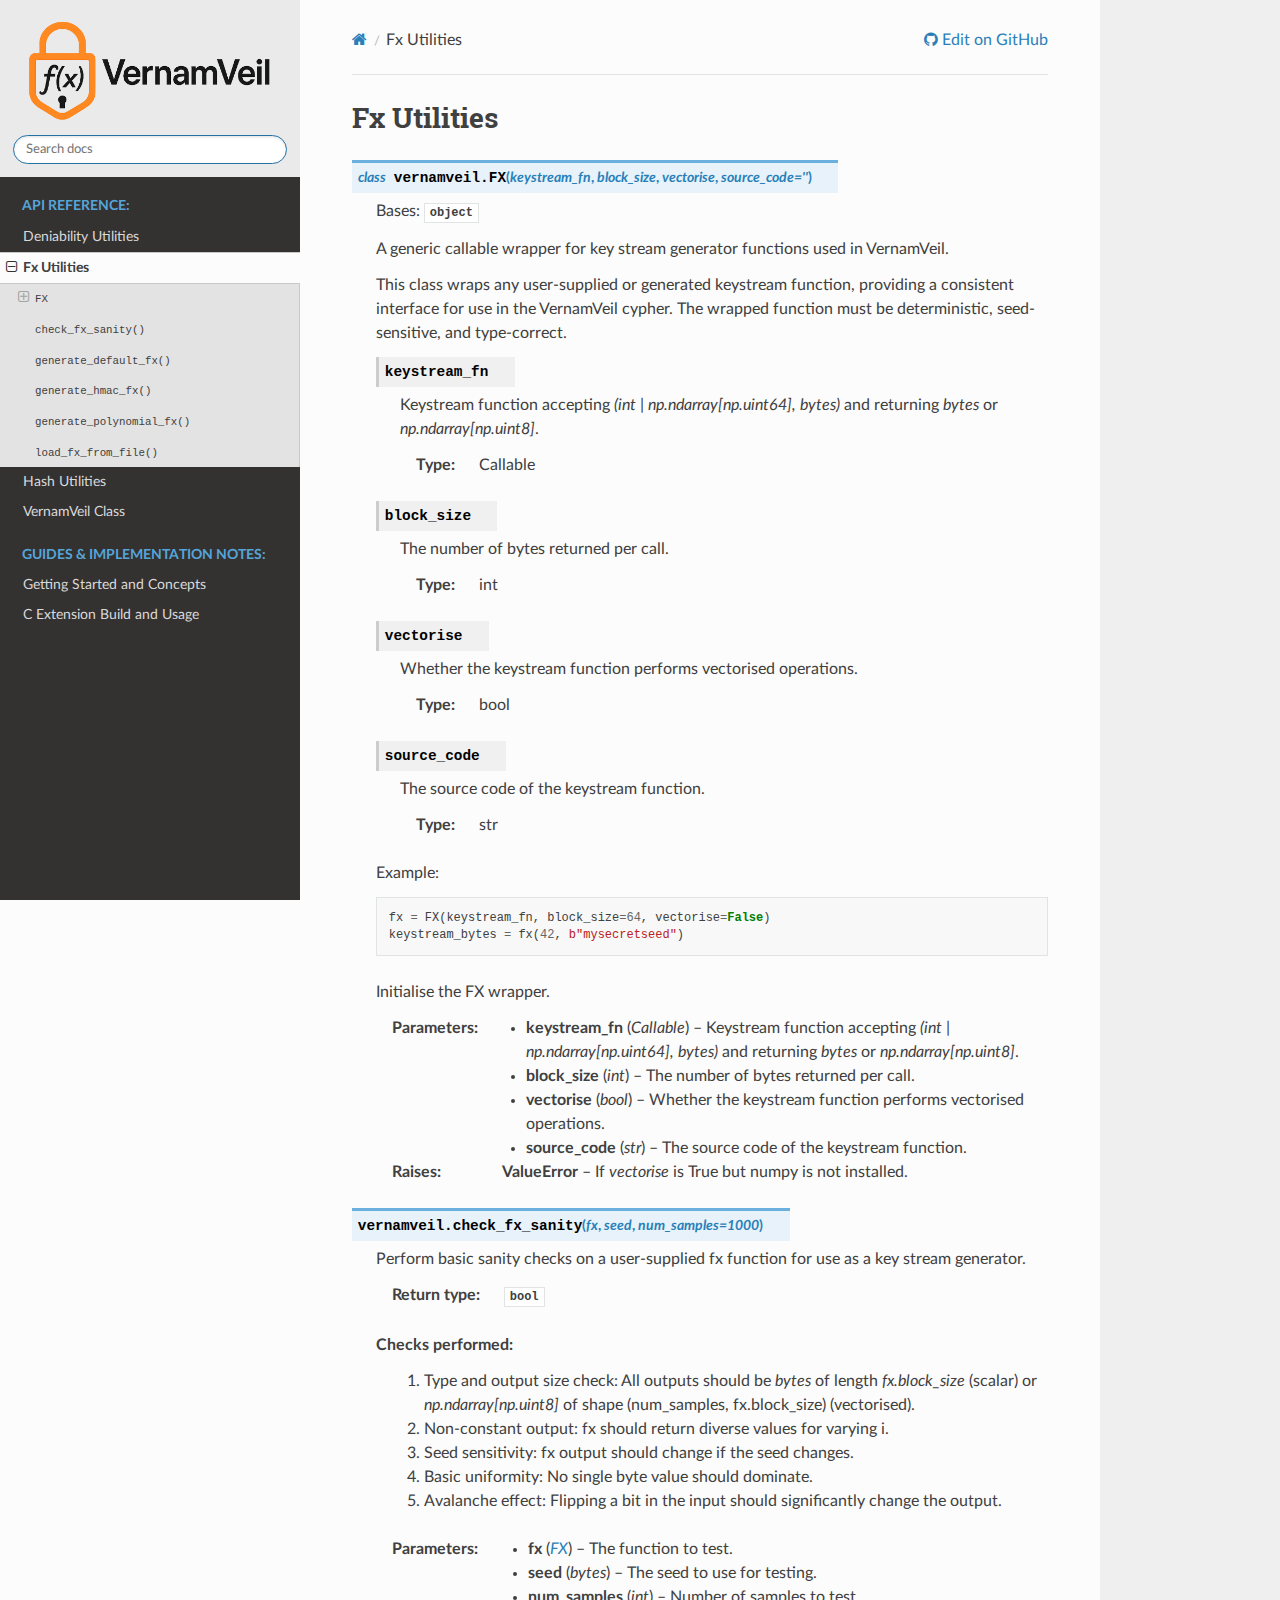
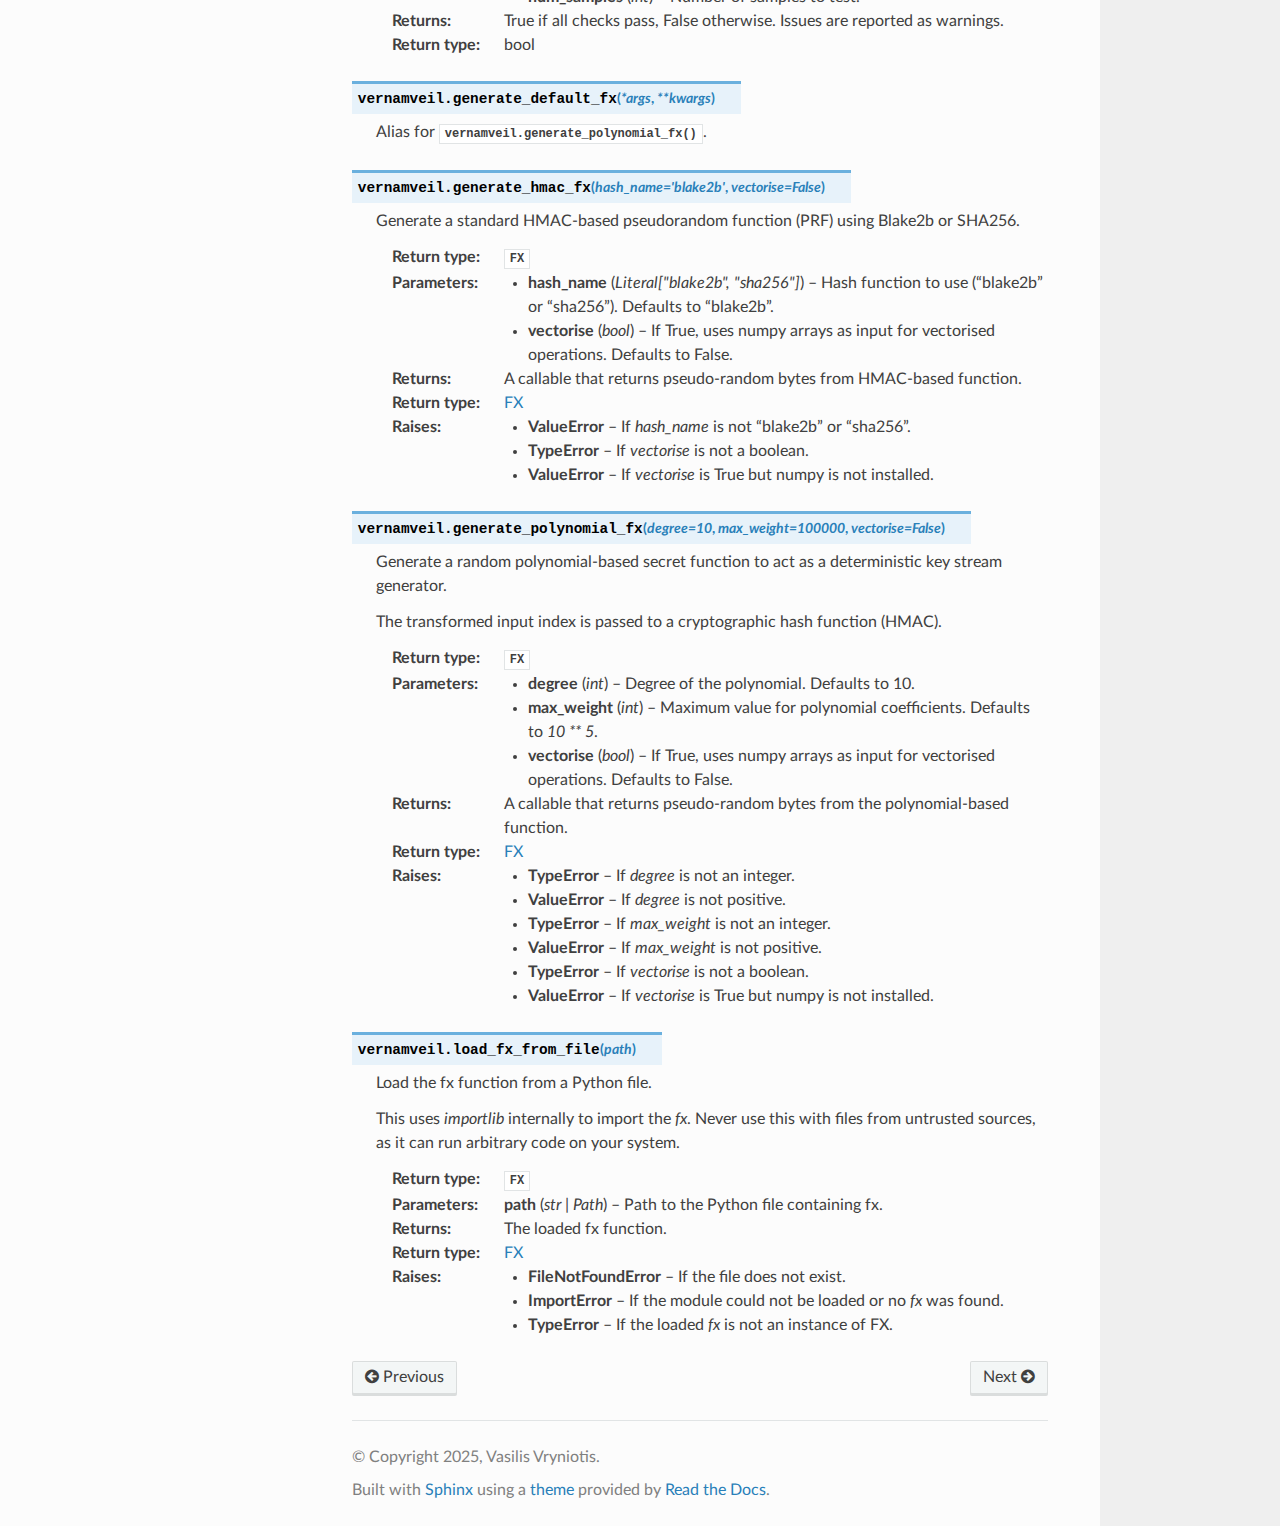
<file: fx_utils.html>
<!DOCTYPE html>
<html class="writer-html5" lang="en" data-content_root="./">
<head>
  <meta charset="utf-8" /><meta name="viewport" content="width=device-width, initial-scale=1" />

  <meta name="viewport" content="width=device-width, initial-scale=1.0" />
  <title>Fx Utilities &mdash; VernamVeil  documentation</title>
      <link rel="stylesheet" type="text/css" href="_static/pygments.css?v=b86133f3" />
      <link rel="stylesheet" type="text/css" href="_static/css/theme.css?v=e59714d7" />
      <link rel="stylesheet" type="text/css" href="_static/custom.css?v=2f4979e8" />

  
    <link rel="shortcut icon" href="_static/favicon.ico"/>
      <script src="_static/jquery.js?v=5d32c60e"></script>
      <script src="_static/_sphinx_javascript_frameworks_compat.js?v=2cd50e6c"></script>
      <script src="_static/documentation_options.js?v=5929fcd5"></script>
      <script src="_static/doctools.js?v=9bcbadda"></script>
      <script src="_static/sphinx_highlight.js?v=dc90522c"></script>
    <script src="_static/js/theme.js"></script>
    <link rel="index" title="Index" href="genindex.html" />
    <link rel="search" title="Search" href="search.html" />
    <link rel="next" title="Hash Utilities" href="hash_utils.html" />
    <link rel="prev" title="Deniability Utilities" href="deniability_utils.html" /> 
</head>

<body class="wy-body-for-nav"> 
  <div class="wy-grid-for-nav">
    <nav data-toggle="wy-nav-shift" class="wy-nav-side">
      <div class="wy-side-scroll">
        <div class="wy-side-nav-search" >

          
          
          <a href="index.html" class="icon icon-home">
            VernamVeil
              <img src="_static/logo.png" class="logo" alt="Logo"/>
          </a>
<div role="search">
  <form id="rtd-search-form" class="wy-form" action="search.html" method="get">
    <input type="text" name="q" placeholder="Search docs" aria-label="Search docs" />
    <input type="hidden" name="check_keywords" value="yes" />
    <input type="hidden" name="area" value="default" />
  </form>
</div>
        </div><div class="wy-menu wy-menu-vertical" data-spy="affix" role="navigation" aria-label="Navigation menu">
              <p class="caption" role="heading"><span class="caption-text">API Reference:</span></p>
<ul class="current">
<li class="toctree-l1"><a class="reference internal" href="deniability_utils.html">Deniability Utilities</a></li>
<li class="toctree-l1 current"><a class="current reference internal" href="#">Fx Utilities</a><ul>
<li class="toctree-l2"><a class="reference internal" href="#vernamveil.FX"><code class="docutils literal notranslate"><span class="pre">FX</span></code></a><ul>
<li class="toctree-l3"><a class="reference internal" href="#vernamveil.FX.keystream_fn"><code class="docutils literal notranslate"><span class="pre">FX.keystream_fn</span></code></a></li>
<li class="toctree-l3"><a class="reference internal" href="#vernamveil.FX.block_size"><code class="docutils literal notranslate"><span class="pre">FX.block_size</span></code></a></li>
<li class="toctree-l3"><a class="reference internal" href="#vernamveil.FX.vectorise"><code class="docutils literal notranslate"><span class="pre">FX.vectorise</span></code></a></li>
<li class="toctree-l3"><a class="reference internal" href="#vernamveil.FX.source_code"><code class="docutils literal notranslate"><span class="pre">FX.source_code</span></code></a></li>
</ul>
</li>
<li class="toctree-l2"><a class="reference internal" href="#vernamveil.check_fx_sanity"><code class="docutils literal notranslate"><span class="pre">check_fx_sanity()</span></code></a></li>
<li class="toctree-l2"><a class="reference internal" href="#vernamveil.generate_default_fx"><code class="docutils literal notranslate"><span class="pre">generate_default_fx()</span></code></a></li>
<li class="toctree-l2"><a class="reference internal" href="#vernamveil.generate_hmac_fx"><code class="docutils literal notranslate"><span class="pre">generate_hmac_fx()</span></code></a></li>
<li class="toctree-l2"><a class="reference internal" href="#vernamveil.generate_polynomial_fx"><code class="docutils literal notranslate"><span class="pre">generate_polynomial_fx()</span></code></a></li>
<li class="toctree-l2"><a class="reference internal" href="#vernamveil.load_fx_from_file"><code class="docutils literal notranslate"><span class="pre">load_fx_from_file()</span></code></a></li>
</ul>
</li>
<li class="toctree-l1"><a class="reference internal" href="hash_utils.html">Hash Utilities</a></li>
<li class="toctree-l1"><a class="reference internal" href="vernamveil.html">VernamVeil Class</a></li>
</ul>
<p class="caption" role="heading"><span class="caption-text">Guides &amp; Implementation Notes:</span></p>
<ul>
<li class="toctree-l1"><a class="reference internal" href="README.html">Getting Started and Concepts</a></li>
<li class="toctree-l1"><a class="reference internal" href="nphash/README.html">C Extension Build and Usage</a></li>
</ul>

        </div>
      </div>
    </nav>

    <section data-toggle="wy-nav-shift" class="wy-nav-content-wrap"><nav class="wy-nav-top" aria-label="Mobile navigation menu" >
          <i data-toggle="wy-nav-top" class="fa fa-bars"></i>
          <a href="index.html">VernamVeil</a>
      </nav>

      <div class="wy-nav-content">
        <div class="rst-content">
          <div role="navigation" aria-label="Page navigation">
  <ul class="wy-breadcrumbs">
      <li><a href="index.html" class="icon icon-home" aria-label="Home"></a></li>
      <li class="breadcrumb-item active">Fx Utilities</li>
      <li class="wy-breadcrumbs-aside">
              <a href="https://github.com/datumbox/VernamVeil/blob/main/docs/fx_utils.rst" class="fa fa-github"> Edit on GitHub</a>
      </li>
  </ul>
  <hr/>
</div>
          <div role="main" class="document" itemscope="itemscope" itemtype="http://schema.org/Article">
           <div itemprop="articleBody">
             
  <section id="fx-utilities">
<h1>Fx Utilities<a class="headerlink" href="#fx-utilities" title="Link to this heading"></a></h1>
<dl class="py class">
<dt class="sig sig-object py" id="vernamveil.FX">
<em class="property"><span class="pre">class</span><span class="w"> </span></em><span class="sig-prename descclassname"><span class="pre">vernamveil.</span></span><span class="sig-name descname"><span class="pre">FX</span></span><span class="sig-paren">(</span><em class="sig-param"><span class="n"><span class="pre">keystream_fn</span></span></em>, <em class="sig-param"><span class="n"><span class="pre">block_size</span></span></em>, <em class="sig-param"><span class="n"><span class="pre">vectorise</span></span></em>, <em class="sig-param"><span class="n"><span class="pre">source_code</span></span><span class="o"><span class="pre">=</span></span><span class="default_value"><span class="pre">''</span></span></em><span class="sig-paren">)</span><a class="headerlink" href="#vernamveil.FX" title="Link to this definition"></a></dt>
<dd><p>Bases: <code class="xref py py-class docutils literal notranslate"><span class="pre">object</span></code></p>
<p>A generic callable wrapper for key stream generator functions used in VernamVeil.</p>
<p>This class wraps any user-supplied or generated keystream function, providing a consistent interface
for use in the VernamVeil cypher. The wrapped function must be deterministic, seed-sensitive, and type-correct.</p>
<dl class="py attribute">
<dt class="sig sig-object py" id="vernamveil.FX.keystream_fn">
<span class="sig-name descname"><span class="pre">keystream_fn</span></span><a class="headerlink" href="#vernamveil.FX.keystream_fn" title="Link to this definition"></a></dt>
<dd><p>Keystream function accepting <cite>(int | np.ndarray[np.uint64], bytes)</cite> and returning
<cite>bytes</cite> or <cite>np.ndarray[np.uint8]</cite>.</p>
<dl class="field-list simple">
<dt class="field-odd">Type<span class="colon">:</span></dt>
<dd class="field-odd"><p>Callable</p>
</dd>
</dl>
</dd></dl>

<dl class="py attribute">
<dt class="sig sig-object py" id="vernamveil.FX.block_size">
<span class="sig-name descname"><span class="pre">block_size</span></span><a class="headerlink" href="#vernamveil.FX.block_size" title="Link to this definition"></a></dt>
<dd><p>The number of bytes returned per call.</p>
<dl class="field-list simple">
<dt class="field-odd">Type<span class="colon">:</span></dt>
<dd class="field-odd"><p>int</p>
</dd>
</dl>
</dd></dl>

<dl class="py attribute">
<dt class="sig sig-object py" id="vernamveil.FX.vectorise">
<span class="sig-name descname"><span class="pre">vectorise</span></span><a class="headerlink" href="#vernamveil.FX.vectorise" title="Link to this definition"></a></dt>
<dd><p>Whether the keystream function performs vectorised operations.</p>
<dl class="field-list simple">
<dt class="field-odd">Type<span class="colon">:</span></dt>
<dd class="field-odd"><p>bool</p>
</dd>
</dl>
</dd></dl>

<dl class="py attribute">
<dt class="sig sig-object py" id="vernamveil.FX.source_code">
<span class="sig-name descname"><span class="pre">source_code</span></span><a class="headerlink" href="#vernamveil.FX.source_code" title="Link to this definition"></a></dt>
<dd><p>The source code of the keystream function.</p>
<dl class="field-list simple">
<dt class="field-odd">Type<span class="colon">:</span></dt>
<dd class="field-odd"><p>str</p>
</dd>
</dl>
</dd></dl>

<p>Example:</p>
<div class="highlight-python notranslate"><div class="highlight"><pre><span></span><span class="n">fx</span> <span class="o">=</span> <span class="n">FX</span><span class="p">(</span><span class="n">keystream_fn</span><span class="p">,</span> <span class="n">block_size</span><span class="o">=</span><span class="mi">64</span><span class="p">,</span> <span class="n">vectorise</span><span class="o">=</span><span class="kc">False</span><span class="p">)</span>
<span class="n">keystream_bytes</span> <span class="o">=</span> <span class="n">fx</span><span class="p">(</span><span class="mi">42</span><span class="p">,</span> <span class="sa">b</span><span class="s2">&quot;mysecretseed&quot;</span><span class="p">)</span>
</pre></div>
</div>
<p>Initialise the FX wrapper.</p>
<dl class="field-list simple">
<dt class="field-odd">Parameters<span class="colon">:</span></dt>
<dd class="field-odd"><ul class="simple">
<li><p><strong>keystream_fn</strong> (<em>Callable</em>) – Keystream function accepting <cite>(int | np.ndarray[np.uint64], bytes)</cite> and returning
<cite>bytes</cite> or <cite>np.ndarray[np.uint8]</cite>.</p></li>
<li><p><strong>block_size</strong> (<em>int</em>) – The number of bytes returned per call.</p></li>
<li><p><strong>vectorise</strong> (<em>bool</em>) – Whether the keystream function performs vectorised operations.</p></li>
<li><p><strong>source_code</strong> (<em>str</em>) – The source code of the keystream function.</p></li>
</ul>
</dd>
<dt class="field-even">Raises<span class="colon">:</span></dt>
<dd class="field-even"><p><strong>ValueError</strong> – If <cite>vectorise</cite> is True but numpy is not installed.</p>
</dd>
</dl>
</dd></dl>

<dl class="py function">
<dt class="sig sig-object py" id="vernamveil.check_fx_sanity">
<span class="sig-prename descclassname"><span class="pre">vernamveil.</span></span><span class="sig-name descname"><span class="pre">check_fx_sanity</span></span><span class="sig-paren">(</span><em class="sig-param"><span class="n"><span class="pre">fx</span></span></em>, <em class="sig-param"><span class="n"><span class="pre">seed</span></span></em>, <em class="sig-param"><span class="n"><span class="pre">num_samples</span></span><span class="o"><span class="pre">=</span></span><span class="default_value"><span class="pre">1000</span></span></em><span class="sig-paren">)</span><a class="headerlink" href="#vernamveil.check_fx_sanity" title="Link to this definition"></a></dt>
<dd><p>Perform basic sanity checks on a user-supplied fx function for use as a key stream generator.</p>
<dl class="field-list simple">
<dt class="field-odd">Return type<span class="colon">:</span></dt>
<dd class="field-odd"><p><span class="sphinx_autodoc_typehints-type"><code class="xref py py-class docutils literal notranslate"><span class="pre">bool</span></code></span></p>
</dd>
</dl>
<dl class="simple">
<dt>Checks performed:</dt><dd><ol class="arabic simple">
<li><p>Type and output size check: All outputs should be <cite>bytes</cite> of length <cite>fx.block_size</cite> (scalar) or <cite>np.ndarray[np.uint8]</cite> of shape (num_samples, fx.block_size) (vectorised).</p></li>
<li><p>Non-constant output: fx should return diverse values for varying i.</p></li>
<li><p>Seed sensitivity: fx output should change if the seed changes.</p></li>
<li><p>Basic uniformity: No single byte value should dominate.</p></li>
<li><p>Avalanche effect: Flipping a bit in the input should significantly change the output.</p></li>
</ol>
</dd>
</dl>
<dl class="field-list simple">
<dt class="field-odd">Parameters<span class="colon">:</span></dt>
<dd class="field-odd"><ul class="simple">
<li><p><strong>fx</strong> (<a class="reference internal" href="#vernamveil.FX" title="vernamveil.FX"><em>FX</em></a>) – The function to test.</p></li>
<li><p><strong>seed</strong> (<em>bytes</em>) – The seed to use for testing.</p></li>
<li><p><strong>num_samples</strong> (<em>int</em>) – Number of samples to test.</p></li>
</ul>
</dd>
<dt class="field-even">Returns<span class="colon">:</span></dt>
<dd class="field-even"><p>True if all checks pass, False otherwise. Issues are reported as warnings.</p>
</dd>
<dt class="field-odd">Return type<span class="colon">:</span></dt>
<dd class="field-odd"><p>bool</p>
</dd>
</dl>
</dd></dl>

<dl class="py function">
<dt class="sig sig-object py" id="vernamveil.generate_default_fx">
<span class="sig-prename descclassname"><span class="pre">vernamveil.</span></span><span class="sig-name descname"><span class="pre">generate_default_fx</span></span><span class="sig-paren">(</span><em class="sig-param"><span class="o"><span class="pre">*</span></span><span class="n"><span class="pre">args</span></span></em>, <em class="sig-param"><span class="o"><span class="pre">**</span></span><span class="n"><span class="pre">kwargs</span></span></em><span class="sig-paren">)</span><a class="headerlink" href="#vernamveil.generate_default_fx" title="Link to this definition"></a></dt>
<dd><p>Alias for <a class="reference internal" href="#vernamveil.generate_polynomial_fx" title="vernamveil.generate_polynomial_fx"><code class="xref py py-func docutils literal notranslate"><span class="pre">vernamveil.generate_polynomial_fx()</span></code></a>.</p>
</dd></dl>

<dl class="py function">
<dt class="sig sig-object py" id="vernamveil.generate_hmac_fx">
<span class="sig-prename descclassname"><span class="pre">vernamveil.</span></span><span class="sig-name descname"><span class="pre">generate_hmac_fx</span></span><span class="sig-paren">(</span><em class="sig-param"><span class="n"><span class="pre">hash_name</span></span><span class="o"><span class="pre">=</span></span><span class="default_value"><span class="pre">'blake2b'</span></span></em>, <em class="sig-param"><span class="n"><span class="pre">vectorise</span></span><span class="o"><span class="pre">=</span></span><span class="default_value"><span class="pre">False</span></span></em><span class="sig-paren">)</span><a class="headerlink" href="#vernamveil.generate_hmac_fx" title="Link to this definition"></a></dt>
<dd><p>Generate a standard HMAC-based pseudorandom function (PRF) using Blake2b or SHA256.</p>
<dl class="field-list simple">
<dt class="field-odd">Return type<span class="colon">:</span></dt>
<dd class="field-odd"><p><span class="sphinx_autodoc_typehints-type"><a class="reference internal" href="#vernamveil.FX" title="vernamveil._fx_utils.FX"><code class="xref py py-class docutils literal notranslate"><span class="pre">FX</span></code></a></span></p>
</dd>
<dt class="field-even">Parameters<span class="colon">:</span></dt>
<dd class="field-even"><ul class="simple">
<li><p><strong>hash_name</strong> (<em>Literal</em><em>[</em><em>&quot;blake2b&quot;</em><em>, </em><em>&quot;sha256&quot;</em><em>]</em>) – Hash function to use (“blake2b” or “sha256”). Defaults to “blake2b”.</p></li>
<li><p><strong>vectorise</strong> (<em>bool</em>) – If True, uses numpy arrays as input for vectorised operations. Defaults to False.</p></li>
</ul>
</dd>
<dt class="field-odd">Returns<span class="colon">:</span></dt>
<dd class="field-odd"><p>A callable that returns pseudo-random bytes from HMAC-based function.</p>
</dd>
<dt class="field-even">Return type<span class="colon">:</span></dt>
<dd class="field-even"><p><a class="reference internal" href="#vernamveil.FX" title="vernamveil.FX">FX</a></p>
</dd>
<dt class="field-odd">Raises<span class="colon">:</span></dt>
<dd class="field-odd"><ul class="simple">
<li><p><strong>ValueError</strong> – If <cite>hash_name</cite> is not “blake2b” or “sha256”.</p></li>
<li><p><strong>TypeError</strong> – If <cite>vectorise</cite> is not a boolean.</p></li>
<li><p><strong>ValueError</strong> – If <cite>vectorise</cite> is True but numpy is not installed.</p></li>
</ul>
</dd>
</dl>
</dd></dl>

<dl class="py function">
<dt class="sig sig-object py" id="vernamveil.generate_polynomial_fx">
<span class="sig-prename descclassname"><span class="pre">vernamveil.</span></span><span class="sig-name descname"><span class="pre">generate_polynomial_fx</span></span><span class="sig-paren">(</span><em class="sig-param"><span class="n"><span class="pre">degree</span></span><span class="o"><span class="pre">=</span></span><span class="default_value"><span class="pre">10</span></span></em>, <em class="sig-param"><span class="n"><span class="pre">max_weight</span></span><span class="o"><span class="pre">=</span></span><span class="default_value"><span class="pre">100000</span></span></em>, <em class="sig-param"><span class="n"><span class="pre">vectorise</span></span><span class="o"><span class="pre">=</span></span><span class="default_value"><span class="pre">False</span></span></em><span class="sig-paren">)</span><a class="headerlink" href="#vernamveil.generate_polynomial_fx" title="Link to this definition"></a></dt>
<dd><p>Generate a random polynomial-based secret function to act as a deterministic key stream generator.</p>
<p>The transformed input index is passed to a cryptographic hash function (HMAC).</p>
<dl class="field-list simple">
<dt class="field-odd">Return type<span class="colon">:</span></dt>
<dd class="field-odd"><p><span class="sphinx_autodoc_typehints-type"><a class="reference internal" href="#vernamveil.FX" title="vernamveil._fx_utils.FX"><code class="xref py py-class docutils literal notranslate"><span class="pre">FX</span></code></a></span></p>
</dd>
<dt class="field-even">Parameters<span class="colon">:</span></dt>
<dd class="field-even"><ul class="simple">
<li><p><strong>degree</strong> (<em>int</em>) – Degree of the polynomial. Defaults to 10.</p></li>
<li><p><strong>max_weight</strong> (<em>int</em>) – Maximum value for polynomial coefficients. Defaults to <cite>10 ** 5</cite>.</p></li>
<li><p><strong>vectorise</strong> (<em>bool</em>) – If True, uses numpy arrays as input for vectorised operations. Defaults to False.</p></li>
</ul>
</dd>
<dt class="field-odd">Returns<span class="colon">:</span></dt>
<dd class="field-odd"><p>A callable that returns pseudo-random bytes from the polynomial-based function.</p>
</dd>
<dt class="field-even">Return type<span class="colon">:</span></dt>
<dd class="field-even"><p><a class="reference internal" href="#vernamveil.FX" title="vernamveil.FX">FX</a></p>
</dd>
<dt class="field-odd">Raises<span class="colon">:</span></dt>
<dd class="field-odd"><ul class="simple">
<li><p><strong>TypeError</strong> – If <cite>degree</cite> is not an integer.</p></li>
<li><p><strong>ValueError</strong> – If <cite>degree</cite> is not positive.</p></li>
<li><p><strong>TypeError</strong> – If <cite>max_weight</cite> is not an integer.</p></li>
<li><p><strong>ValueError</strong> – If <cite>max_weight</cite> is not positive.</p></li>
<li><p><strong>TypeError</strong> – If <cite>vectorise</cite> is not a boolean.</p></li>
<li><p><strong>ValueError</strong> – If <cite>vectorise</cite> is True but numpy is not installed.</p></li>
</ul>
</dd>
</dl>
</dd></dl>

<dl class="py function">
<dt class="sig sig-object py" id="vernamveil.load_fx_from_file">
<span class="sig-prename descclassname"><span class="pre">vernamveil.</span></span><span class="sig-name descname"><span class="pre">load_fx_from_file</span></span><span class="sig-paren">(</span><em class="sig-param"><span class="n"><span class="pre">path</span></span></em><span class="sig-paren">)</span><a class="headerlink" href="#vernamveil.load_fx_from_file" title="Link to this definition"></a></dt>
<dd><p>Load the fx function from a Python file.</p>
<p>This uses <cite>importlib</cite> internally to import the <cite>fx</cite>. Never use this with
files from untrusted sources, as it can run arbitrary code on your system.</p>
<dl class="field-list simple">
<dt class="field-odd">Return type<span class="colon">:</span></dt>
<dd class="field-odd"><p><span class="sphinx_autodoc_typehints-type"><a class="reference internal" href="#vernamveil.FX" title="vernamveil._fx_utils.FX"><code class="xref py py-class docutils literal notranslate"><span class="pre">FX</span></code></a></span></p>
</dd>
<dt class="field-even">Parameters<span class="colon">:</span></dt>
<dd class="field-even"><p><strong>path</strong> (<em>str</em><em> | </em><em>Path</em>) – Path to the Python file containing fx.</p>
</dd>
<dt class="field-odd">Returns<span class="colon">:</span></dt>
<dd class="field-odd"><p>The loaded fx function.</p>
</dd>
<dt class="field-even">Return type<span class="colon">:</span></dt>
<dd class="field-even"><p><a class="reference internal" href="#vernamveil.FX" title="vernamveil.FX">FX</a></p>
</dd>
<dt class="field-odd">Raises<span class="colon">:</span></dt>
<dd class="field-odd"><ul class="simple">
<li><p><strong>FileNotFoundError</strong> – If the file does not exist.</p></li>
<li><p><strong>ImportError</strong> – If the module could not be loaded or no <cite>fx</cite> was found.</p></li>
<li><p><strong>TypeError</strong> – If the loaded <cite>fx</cite> is not an instance of FX.</p></li>
</ul>
</dd>
</dl>
</dd></dl>

</section>


           </div>
          </div>
          <footer><div class="rst-footer-buttons" role="navigation" aria-label="Footer">
        <a href="deniability_utils.html" class="btn btn-neutral float-left" title="Deniability Utilities" accesskey="p" rel="prev"><span class="fa fa-arrow-circle-left" aria-hidden="true"></span> Previous</a>
        <a href="hash_utils.html" class="btn btn-neutral float-right" title="Hash Utilities" accesskey="n" rel="next">Next <span class="fa fa-arrow-circle-right" aria-hidden="true"></span></a>
    </div>

  <hr/>

  <div role="contentinfo">
    <p>&#169; Copyright 2025, Vasilis Vryniotis.</p>
  </div>

  Built with <a href="https://www.sphinx-doc.org/">Sphinx</a> using a
    <a href="https://github.com/readthedocs/sphinx_rtd_theme">theme</a>
    provided by <a href="https://readthedocs.org">Read the Docs</a>.
   

</footer>
        </div>
      </div>
    </section>
  </div>
  <script>
      jQuery(function () {
          SphinxRtdTheme.Navigation.enable(true);
      });
  </script> 

</body>
</html>
</file>
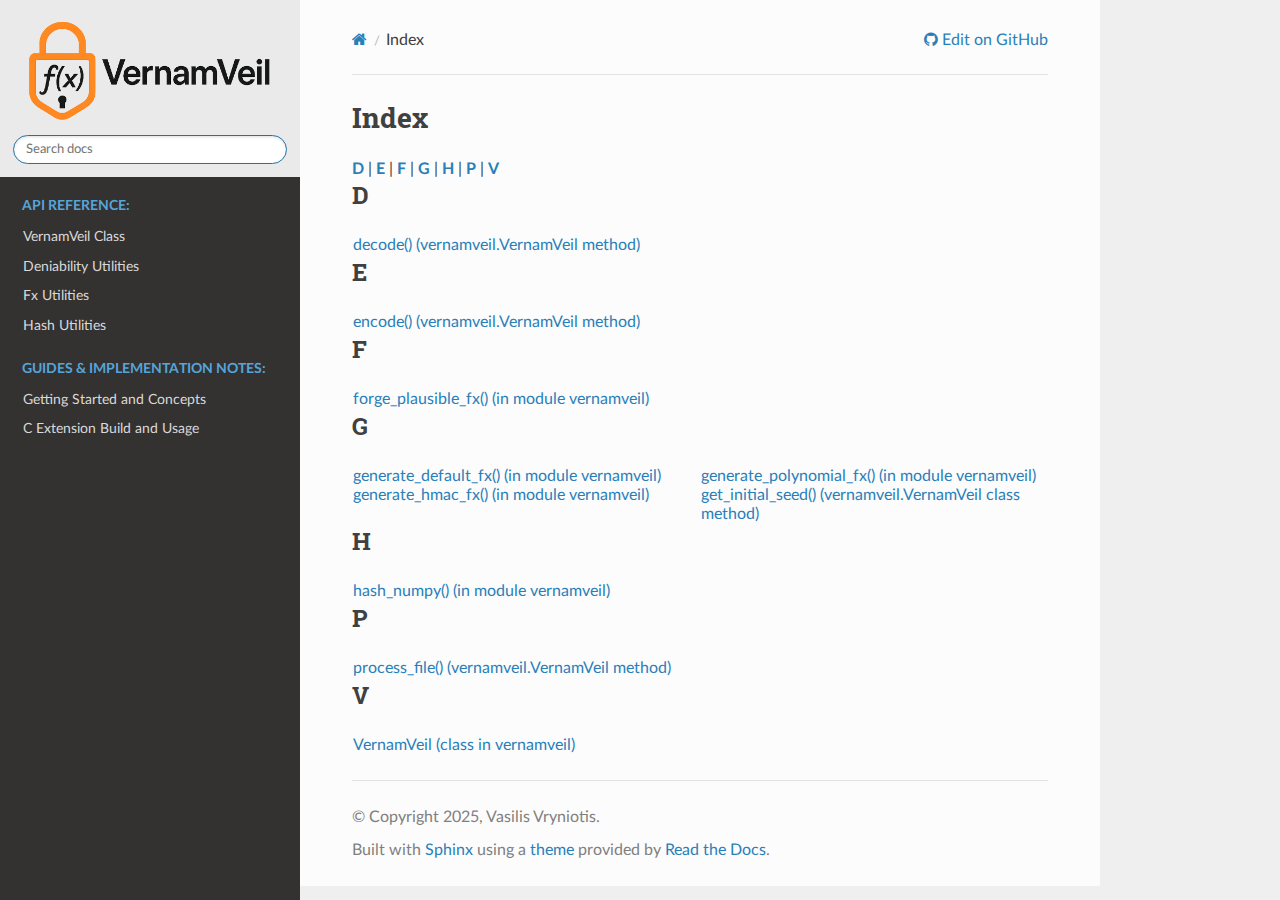
<file: genindex.html>
<!DOCTYPE html>
<html class="writer-html5" lang="en" data-content_root="./">
<head>
  <meta charset="utf-8" />
  <meta name="viewport" content="width=device-width, initial-scale=1.0" />
  <title>Index &mdash; VernamVeil  documentation</title>
      <link rel="stylesheet" type="text/css" href="_static/pygments.css?v=b86133f3" />
      <link rel="stylesheet" type="text/css" href="_static/css/theme.css?v=e59714d7" />
      <link rel="stylesheet" type="text/css" href="_static/custom.css?v=2f4979e8" />

  
    <link rel="shortcut icon" href="_static/favicon.ico"/>
      <script src="_static/jquery.js?v=5d32c60e"></script>
      <script src="_static/_sphinx_javascript_frameworks_compat.js?v=2cd50e6c"></script>
      <script src="_static/documentation_options.js?v=5929fcd5"></script>
      <script src="_static/doctools.js?v=9bcbadda"></script>
      <script src="_static/sphinx_highlight.js?v=dc90522c"></script>
    <script src="_static/js/theme.js"></script>
    <link rel="index" title="Index" href="#" />
    <link rel="search" title="Search" href="search.html" /> 
</head>

<body class="wy-body-for-nav"> 
  <div class="wy-grid-for-nav">
    <nav data-toggle="wy-nav-shift" class="wy-nav-side">
      <div class="wy-side-scroll">
        <div class="wy-side-nav-search" >

          
          
          <a href="index.html" class="icon icon-home">
            VernamVeil
              <img src="_static/logo.png" class="logo" alt="Logo"/>
          </a>
<div role="search">
  <form id="rtd-search-form" class="wy-form" action="search.html" method="get">
    <input type="text" name="q" placeholder="Search docs" aria-label="Search docs" />
    <input type="hidden" name="check_keywords" value="yes" />
    <input type="hidden" name="area" value="default" />
  </form>
</div>
        </div><div class="wy-menu wy-menu-vertical" data-spy="affix" role="navigation" aria-label="Navigation menu">
              <p class="caption" role="heading"><span class="caption-text">API Reference:</span></p>
<ul>
<li class="toctree-l1"><a class="reference internal" href="vernamveil_class.html">VernamVeil Class</a></li>
<li class="toctree-l1"><a class="reference internal" href="deniability_utilities.html">Deniability Utilities</a></li>
<li class="toctree-l1"><a class="reference internal" href="fx_utilities.html">Fx Utilities</a></li>
<li class="toctree-l1"><a class="reference internal" href="hash_utilities.html">Hash Utilities</a></li>
</ul>
<p class="caption" role="heading"><span class="caption-text">Guides &amp; Implementation Notes:</span></p>
<ul>
<li class="toctree-l1"><a class="reference internal" href="README.html">Getting Started and Concepts</a></li>
<li class="toctree-l1"><a class="reference internal" href="nphash/README.html">C Extension Build and Usage</a></li>
</ul>

        </div>
      </div>
    </nav>

    <section data-toggle="wy-nav-shift" class="wy-nav-content-wrap"><nav class="wy-nav-top" aria-label="Mobile navigation menu" >
          <i data-toggle="wy-nav-top" class="fa fa-bars"></i>
          <a href="index.html">VernamVeil</a>
      </nav>

      <div class="wy-nav-content">
        <div class="rst-content">
          <div role="navigation" aria-label="Page navigation">
  <ul class="wy-breadcrumbs">
      <li><a href="index.html" class="icon icon-home" aria-label="Home"></a></li>
      <li class="breadcrumb-item active">Index</li>
      <li class="wy-breadcrumbs-aside">
              <a href="https://github.com/datumbox/VernamVeil/blob/main/docs/genindex" class="fa fa-github"> Edit on GitHub</a>
      </li>
  </ul>
  <hr/>
</div>
          <div role="main" class="document" itemscope="itemscope" itemtype="http://schema.org/Article">
           <div itemprop="articleBody">
             

<h1 id="index">Index</h1>

<div class="genindex-jumpbox">
 <a href="#D"><strong>D</strong></a>
 | <a href="#E"><strong>E</strong></a>
 | <a href="#F"><strong>F</strong></a>
 | <a href="#G"><strong>G</strong></a>
 | <a href="#H"><strong>H</strong></a>
 | <a href="#P"><strong>P</strong></a>
 | <a href="#V"><strong>V</strong></a>
 
</div>
<h2 id="D">D</h2>
<table style="width: 100%" class="indextable genindextable"><tr>
  <td style="width: 33%; vertical-align: top;"><ul>
      <li><a href="vernamveil_class.html#vernamveil.VernamVeil.decode">decode() (vernamveil.VernamVeil method)</a>
</li>
  </ul></td>
</tr></table>

<h2 id="E">E</h2>
<table style="width: 100%" class="indextable genindextable"><tr>
  <td style="width: 33%; vertical-align: top;"><ul>
      <li><a href="vernamveil_class.html#vernamveil.VernamVeil.encode">encode() (vernamveil.VernamVeil method)</a>
</li>
  </ul></td>
</tr></table>

<h2 id="F">F</h2>
<table style="width: 100%" class="indextable genindextable"><tr>
  <td style="width: 33%; vertical-align: top;"><ul>
      <li><a href="deniability_utilities.html#vernamveil.forge_plausible_fx">forge_plausible_fx() (in module vernamveil)</a>
</li>
  </ul></td>
</tr></table>

<h2 id="G">G</h2>
<table style="width: 100%" class="indextable genindextable"><tr>
  <td style="width: 33%; vertical-align: top;"><ul>
      <li><a href="fx_utilities.html#vernamveil.generate_default_fx">generate_default_fx() (in module vernamveil)</a>
</li>
      <li><a href="fx_utilities.html#vernamveil.generate_hmac_fx">generate_hmac_fx() (in module vernamveil)</a>
</li>
  </ul></td>
  <td style="width: 33%; vertical-align: top;"><ul>
      <li><a href="fx_utilities.html#vernamveil.generate_polynomial_fx">generate_polynomial_fx() (in module vernamveil)</a>
</li>
      <li><a href="vernamveil_class.html#vernamveil.VernamVeil.get_initial_seed">get_initial_seed() (vernamveil.VernamVeil class method)</a>
</li>
  </ul></td>
</tr></table>

<h2 id="H">H</h2>
<table style="width: 100%" class="indextable genindextable"><tr>
  <td style="width: 33%; vertical-align: top;"><ul>
      <li><a href="hash_utilities.html#vernamveil.hash_numpy">hash_numpy() (in module vernamveil)</a>
</li>
  </ul></td>
</tr></table>

<h2 id="P">P</h2>
<table style="width: 100%" class="indextable genindextable"><tr>
  <td style="width: 33%; vertical-align: top;"><ul>
      <li><a href="vernamveil_class.html#vernamveil.VernamVeil.process_file">process_file() (vernamveil.VernamVeil method)</a>
</li>
  </ul></td>
</tr></table>

<h2 id="V">V</h2>
<table style="width: 100%" class="indextable genindextable"><tr>
  <td style="width: 33%; vertical-align: top;"><ul>
      <li><a href="vernamveil_class.html#vernamveil.VernamVeil">VernamVeil (class in vernamveil)</a>
</li>
  </ul></td>
</tr></table>



           </div>
          </div>
          <footer>

  <hr/>

  <div role="contentinfo">
    <p>&#169; Copyright 2025, Vasilis Vryniotis.</p>
  </div>

  Built with <a href="https://www.sphinx-doc.org/">Sphinx</a> using a
    <a href="https://github.com/readthedocs/sphinx_rtd_theme">theme</a>
    provided by <a href="https://readthedocs.org">Read the Docs</a>.
   

</footer>
        </div>
      </div>
    </section>
  </div>
  <script>
      jQuery(function () {
          SphinxRtdTheme.Navigation.enable(true);
      });
  </script> 

</body>
</html>
</file>
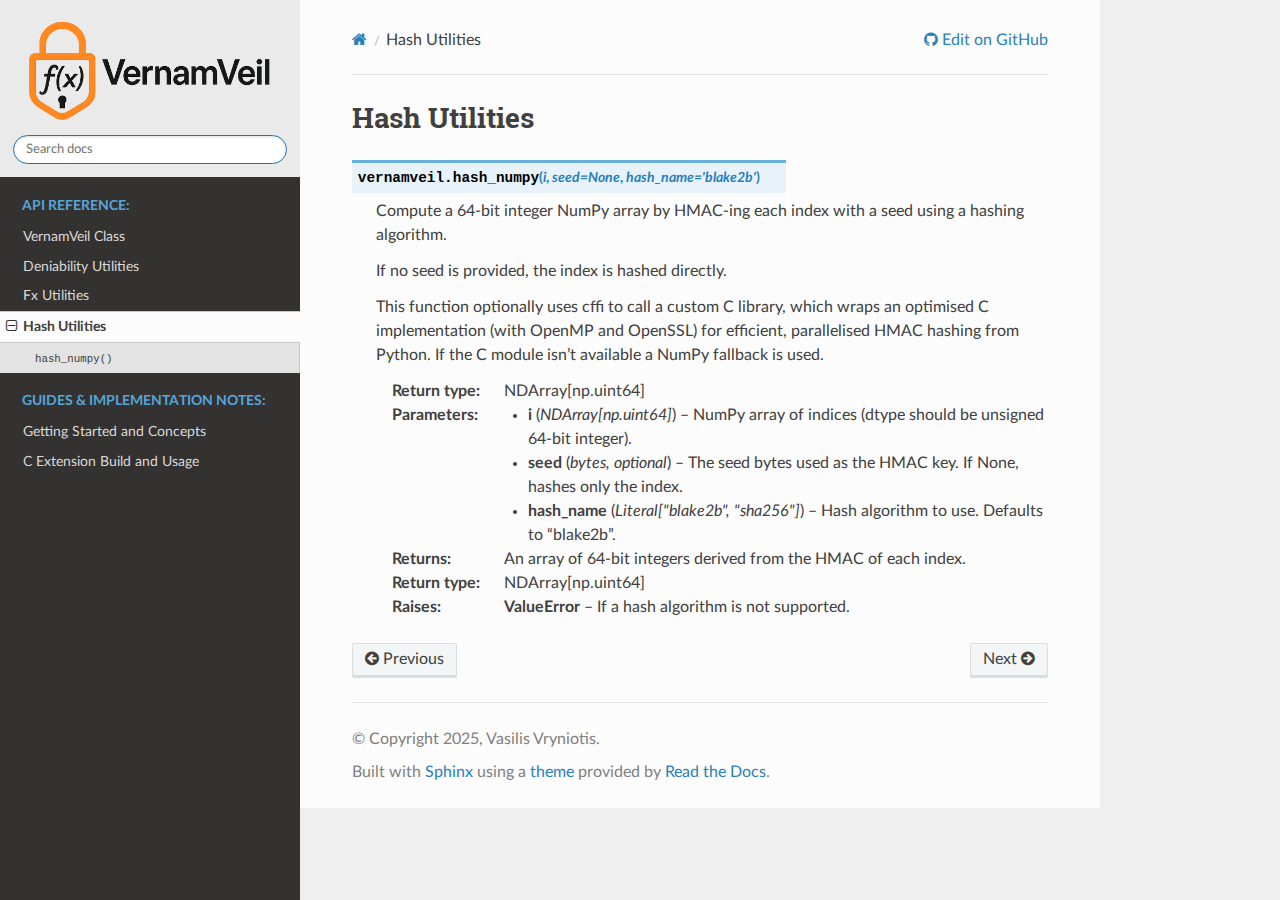
<file: hash_utilities.html>
<!DOCTYPE html>
<html class="writer-html5" lang="en" data-content_root="./">
<head>
  <meta charset="utf-8" /><meta name="viewport" content="width=device-width, initial-scale=1" />

  <meta name="viewport" content="width=device-width, initial-scale=1.0" />
  <title>Hash Utilities &mdash; VernamVeil  documentation</title>
      <link rel="stylesheet" type="text/css" href="_static/pygments.css?v=b86133f3" />
      <link rel="stylesheet" type="text/css" href="_static/css/theme.css?v=e59714d7" />
      <link rel="stylesheet" type="text/css" href="_static/custom.css?v=2f4979e8" />

  
    <link rel="shortcut icon" href="_static/favicon.ico"/>
      <script src="_static/jquery.js?v=5d32c60e"></script>
      <script src="_static/_sphinx_javascript_frameworks_compat.js?v=2cd50e6c"></script>
      <script src="_static/documentation_options.js?v=5929fcd5"></script>
      <script src="_static/doctools.js?v=9bcbadda"></script>
      <script src="_static/sphinx_highlight.js?v=dc90522c"></script>
    <script src="_static/js/theme.js"></script>
    <link rel="index" title="Index" href="genindex.html" />
    <link rel="search" title="Search" href="search.html" />
    <link rel="next" title="VernamVeil: A Function-Based Stream Cypher" href="README.html" />
    <link rel="prev" title="Fx Utilities" href="fx_utilities.html" /> 
</head>

<body class="wy-body-for-nav"> 
  <div class="wy-grid-for-nav">
    <nav data-toggle="wy-nav-shift" class="wy-nav-side">
      <div class="wy-side-scroll">
        <div class="wy-side-nav-search" >

          
          
          <a href="index.html" class="icon icon-home">
            VernamVeil
              <img src="_static/logo.png" class="logo" alt="Logo"/>
          </a>
<div role="search">
  <form id="rtd-search-form" class="wy-form" action="search.html" method="get">
    <input type="text" name="q" placeholder="Search docs" aria-label="Search docs" />
    <input type="hidden" name="check_keywords" value="yes" />
    <input type="hidden" name="area" value="default" />
  </form>
</div>
        </div><div class="wy-menu wy-menu-vertical" data-spy="affix" role="navigation" aria-label="Navigation menu">
              <p class="caption" role="heading"><span class="caption-text">API Reference:</span></p>
<ul class="current">
<li class="toctree-l1"><a class="reference internal" href="vernamveil_class.html">VernamVeil Class</a></li>
<li class="toctree-l1"><a class="reference internal" href="deniability_utilities.html">Deniability Utilities</a></li>
<li class="toctree-l1"><a class="reference internal" href="fx_utilities.html">Fx Utilities</a></li>
<li class="toctree-l1 current"><a class="current reference internal" href="#">Hash Utilities</a><ul>
<li class="toctree-l2"><a class="reference internal" href="#vernamveil.hash_numpy"><code class="docutils literal notranslate"><span class="pre">hash_numpy()</span></code></a></li>
</ul>
</li>
</ul>
<p class="caption" role="heading"><span class="caption-text">Guides &amp; Implementation Notes:</span></p>
<ul>
<li class="toctree-l1"><a class="reference internal" href="README.html">Getting Started and Concepts</a></li>
<li class="toctree-l1"><a class="reference internal" href="nphash/README.html">C Extension Build and Usage</a></li>
</ul>

        </div>
      </div>
    </nav>

    <section data-toggle="wy-nav-shift" class="wy-nav-content-wrap"><nav class="wy-nav-top" aria-label="Mobile navigation menu" >
          <i data-toggle="wy-nav-top" class="fa fa-bars"></i>
          <a href="index.html">VernamVeil</a>
      </nav>

      <div class="wy-nav-content">
        <div class="rst-content">
          <div role="navigation" aria-label="Page navigation">
  <ul class="wy-breadcrumbs">
      <li><a href="index.html" class="icon icon-home" aria-label="Home"></a></li>
      <li class="breadcrumb-item active">Hash Utilities</li>
      <li class="wy-breadcrumbs-aside">
              <a href="https://github.com/datumbox/VernamVeil/blob/main/docs/hash_utilities.rst" class="fa fa-github"> Edit on GitHub</a>
      </li>
  </ul>
  <hr/>
</div>
          <div role="main" class="document" itemscope="itemscope" itemtype="http://schema.org/Article">
           <div itemprop="articleBody">
             
  <section id="hash-utilities">
<h1>Hash Utilities<a class="headerlink" href="#hash-utilities" title="Link to this heading"></a></h1>
<dl class="py function">
<dt class="sig sig-object py" id="vernamveil.hash_numpy">
<span class="sig-prename descclassname"><span class="pre">vernamveil.</span></span><span class="sig-name descname"><span class="pre">hash_numpy</span></span><span class="sig-paren">(</span><em class="sig-param"><span class="n"><span class="pre">i</span></span></em>, <em class="sig-param"><span class="n"><span class="pre">seed</span></span><span class="o"><span class="pre">=</span></span><span class="default_value"><span class="pre">None</span></span></em>, <em class="sig-param"><span class="n"><span class="pre">hash_name</span></span><span class="o"><span class="pre">=</span></span><span class="default_value"><span class="pre">'blake2b'</span></span></em><span class="sig-paren">)</span><a class="headerlink" href="#vernamveil.hash_numpy" title="Link to this definition"></a></dt>
<dd><p>Compute a 64-bit integer NumPy array by HMAC-ing each index with a seed using a hashing algorithm.</p>
<p>If no seed is provided, the index is hashed directly.</p>
<p>This function optionally uses cffi to call a custom C library, which wraps an optimised C implementation
(with OpenMP and OpenSSL) for efficient, parallelised HMAC hashing from Python. If the C module isn’t available
a NumPy fallback is used.</p>
<dl class="field-list simple">
<dt class="field-odd">Return type<span class="colon">:</span></dt>
<dd class="field-odd"><p><span class="sphinx_autodoc_typehints-type">NDArray[np.uint64]</span></p>
</dd>
<dt class="field-even">Parameters<span class="colon">:</span></dt>
<dd class="field-even"><ul class="simple">
<li><p><strong>i</strong> (<em>NDArray</em><em>[</em><em>np.uint64</em><em>]</em>) – NumPy array of indices (dtype should be unsigned 64-bit integer).</p></li>
<li><p><strong>seed</strong> (<em>bytes</em><em>, </em><em>optional</em>) – The seed bytes used as the HMAC key. If None, hashes only the index.</p></li>
<li><p><strong>hash_name</strong> (<em>Literal</em><em>[</em><em>&quot;blake2b&quot;</em><em>, </em><em>&quot;sha256&quot;</em><em>]</em>) – Hash algorithm to use. Defaults to “blake2b”.</p></li>
</ul>
</dd>
<dt class="field-odd">Returns<span class="colon">:</span></dt>
<dd class="field-odd"><p>An array of 64-bit integers derived from the HMAC of each index.</p>
</dd>
<dt class="field-even">Return type<span class="colon">:</span></dt>
<dd class="field-even"><p>NDArray[np.uint64]</p>
</dd>
<dt class="field-odd">Raises<span class="colon">:</span></dt>
<dd class="field-odd"><p><strong>ValueError</strong> – If a hash algorithm is not supported.</p>
</dd>
</dl>
</dd></dl>

</section>


           </div>
          </div>
          <footer><div class="rst-footer-buttons" role="navigation" aria-label="Footer">
        <a href="fx_utilities.html" class="btn btn-neutral float-left" title="Fx Utilities" accesskey="p" rel="prev"><span class="fa fa-arrow-circle-left" aria-hidden="true"></span> Previous</a>
        <a href="README.html" class="btn btn-neutral float-right" title="VernamVeil: A Function-Based Stream Cypher" accesskey="n" rel="next">Next <span class="fa fa-arrow-circle-right" aria-hidden="true"></span></a>
    </div>

  <hr/>

  <div role="contentinfo">
    <p>&#169; Copyright 2025, Vasilis Vryniotis.</p>
  </div>

  Built with <a href="https://www.sphinx-doc.org/">Sphinx</a> using a
    <a href="https://github.com/readthedocs/sphinx_rtd_theme">theme</a>
    provided by <a href="https://readthedocs.org">Read the Docs</a>.
   

</footer>
        </div>
      </div>
    </section>
  </div>
  <script>
      jQuery(function () {
          SphinxRtdTheme.Navigation.enable(true);
      });
  </script> 

</body>
</html>
</file>
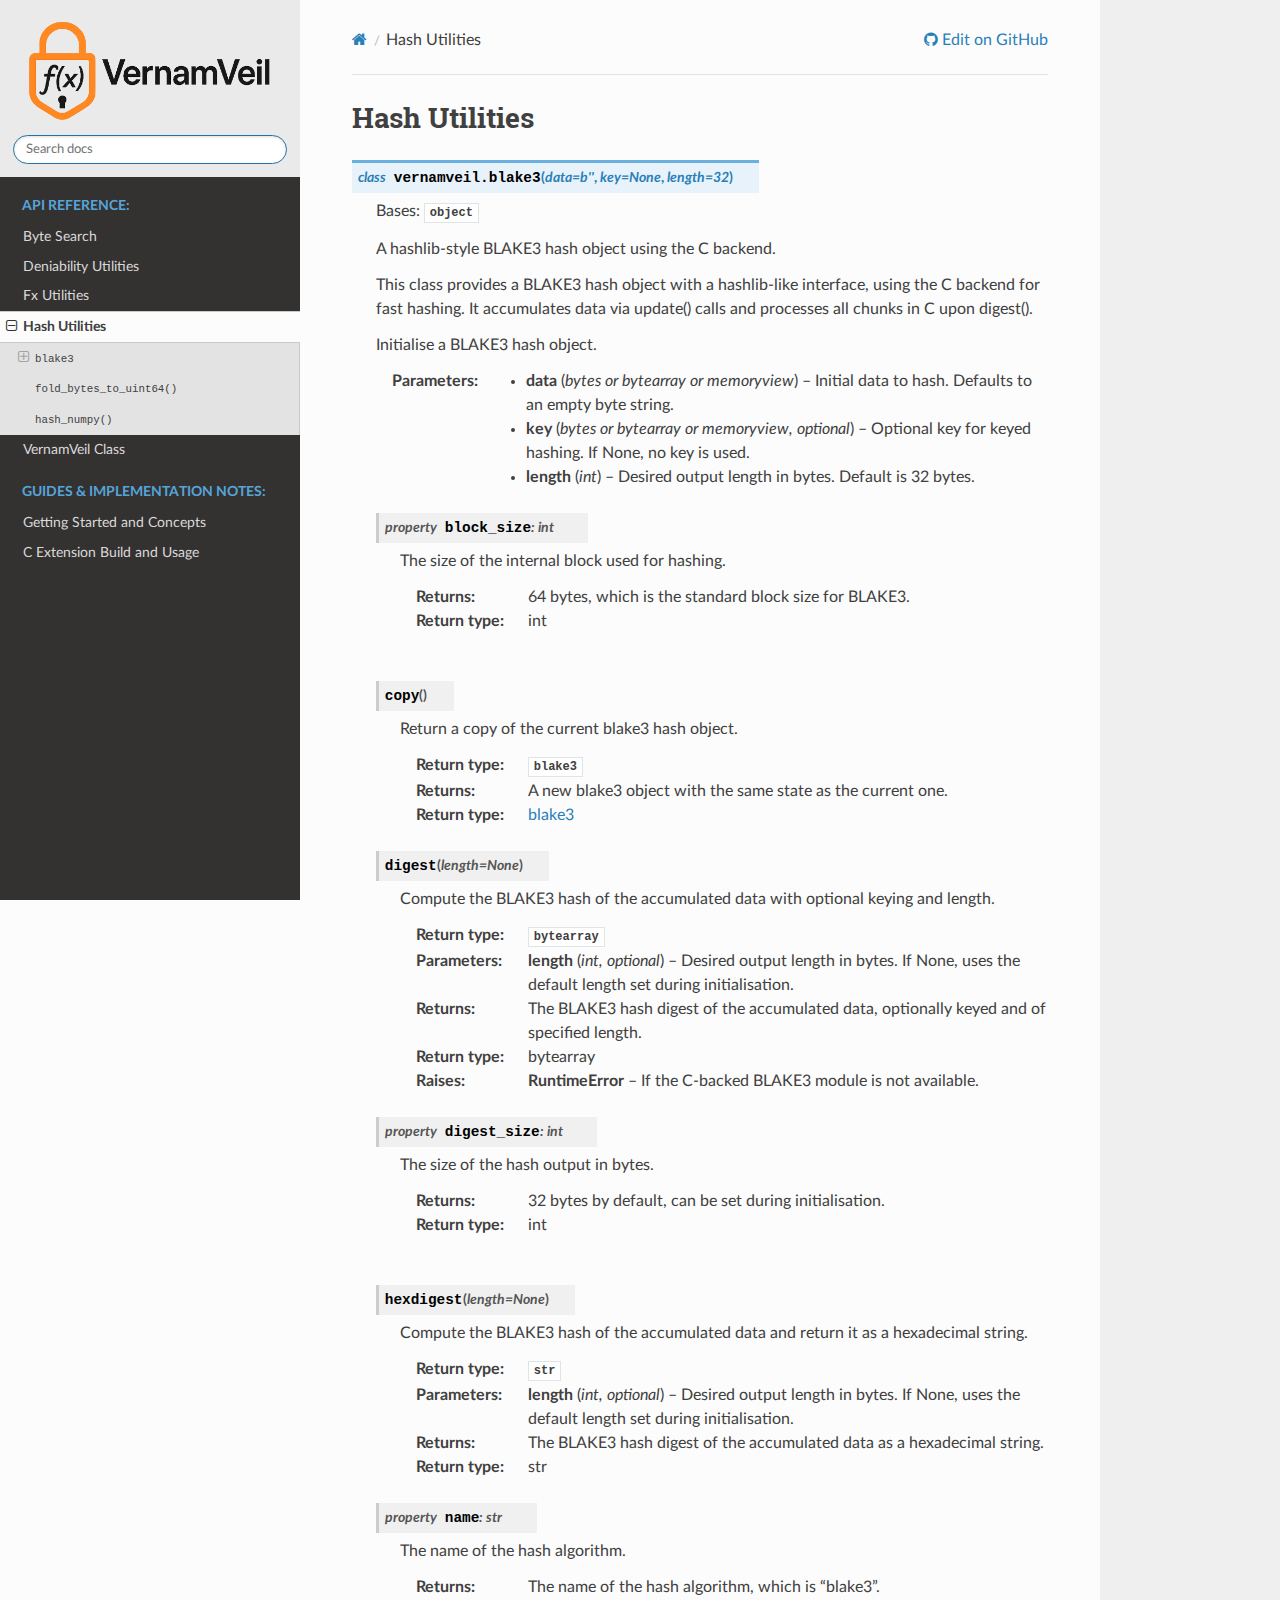
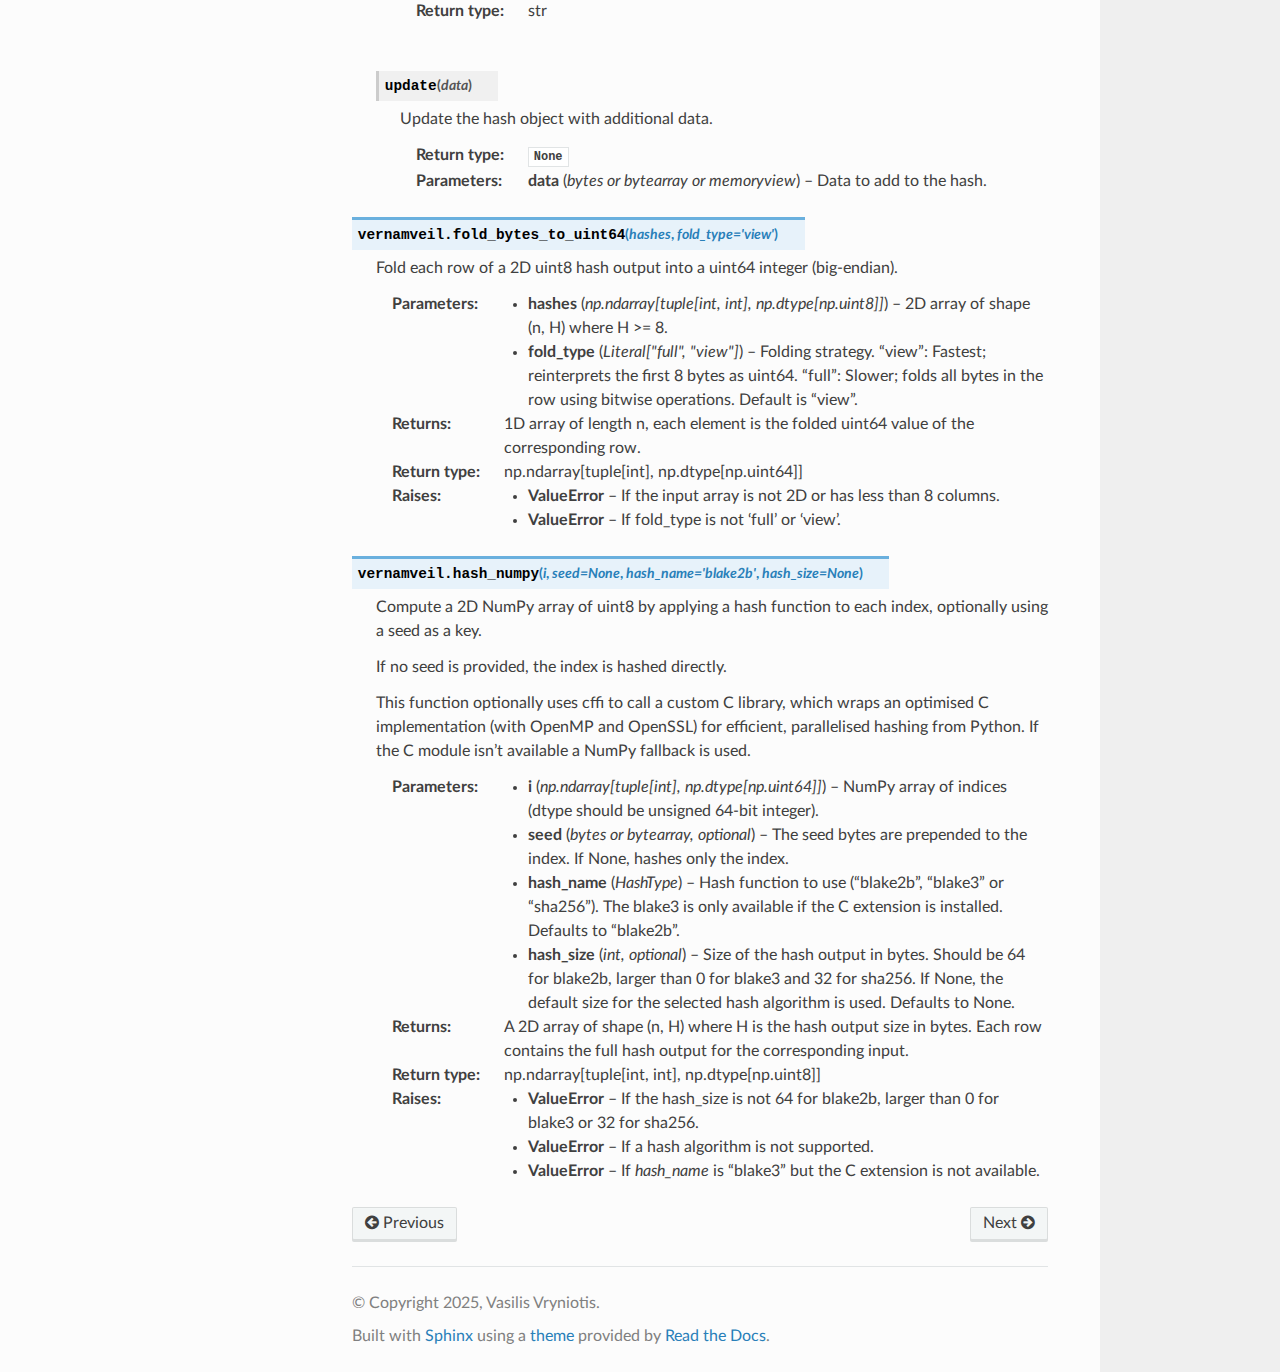
<file: hash_utils.html>
<!DOCTYPE html>
<html class="writer-html5" lang="en" data-content_root="./">
<head>
  <meta charset="utf-8" /><meta name="viewport" content="width=device-width, initial-scale=1" />

  <meta name="viewport" content="width=device-width, initial-scale=1.0" />
  <title>Hash Utilities &mdash; VernamVeil  documentation</title>
      <link rel="stylesheet" type="text/css" href="_static/pygments.css?v=b86133f3" />
      <link rel="stylesheet" type="text/css" href="_static/css/theme.css?v=e59714d7" />
      <link rel="stylesheet" type="text/css" href="_static/custom.css?v=2f4979e8" />

  
    <link rel="shortcut icon" href="_static/favicon.ico"/>
      <script src="_static/jquery.js?v=5d32c60e"></script>
      <script src="_static/_sphinx_javascript_frameworks_compat.js?v=2cd50e6c"></script>
      <script src="_static/documentation_options.js?v=5929fcd5"></script>
      <script src="_static/doctools.js?v=9bcbadda"></script>
      <script src="_static/sphinx_highlight.js?v=dc90522c"></script>
    <script src="_static/js/theme.js"></script>
    <link rel="index" title="Index" href="genindex.html" />
    <link rel="search" title="Search" href="search.html" />
    <link rel="next" title="VernamVeil Class" href="vernamveil.html" />
    <link rel="prev" title="Fx Utilities" href="fx_utils.html" /> 
</head>

<body class="wy-body-for-nav"> 
  <div class="wy-grid-for-nav">
    <nav data-toggle="wy-nav-shift" class="wy-nav-side">
      <div class="wy-side-scroll">
        <div class="wy-side-nav-search" >

          
          
          <a href="index.html" class="icon icon-home">
            VernamVeil
              <img src="_static/logo.png" class="logo" alt="Logo"/>
          </a>
<div role="search">
  <form id="rtd-search-form" class="wy-form" action="search.html" method="get">
    <input type="text" name="q" placeholder="Search docs" aria-label="Search docs" />
    <input type="hidden" name="check_keywords" value="yes" />
    <input type="hidden" name="area" value="default" />
  </form>
</div>
        </div><div class="wy-menu wy-menu-vertical" data-spy="affix" role="navigation" aria-label="Navigation menu">
              <p class="caption" role="heading"><span class="caption-text">API Reference:</span></p>
<ul class="current">
<li class="toctree-l1"><a class="reference internal" href="bytesearch.html">Byte Search</a></li>
<li class="toctree-l1"><a class="reference internal" href="deniability_utils.html">Deniability Utilities</a></li>
<li class="toctree-l1"><a class="reference internal" href="fx_utils.html">Fx Utilities</a></li>
<li class="toctree-l1 current"><a class="current reference internal" href="#">Hash Utilities</a><ul>
<li class="toctree-l2"><a class="reference internal" href="#vernamveil.blake3"><code class="docutils literal notranslate"><span class="pre">blake3</span></code></a><ul>
<li class="toctree-l3"><a class="reference internal" href="#vernamveil.blake3.block_size"><code class="docutils literal notranslate"><span class="pre">blake3.block_size</span></code></a></li>
<li class="toctree-l3"><a class="reference internal" href="#vernamveil.blake3.copy"><code class="docutils literal notranslate"><span class="pre">blake3.copy()</span></code></a></li>
<li class="toctree-l3"><a class="reference internal" href="#vernamveil.blake3.digest"><code class="docutils literal notranslate"><span class="pre">blake3.digest()</span></code></a></li>
<li class="toctree-l3"><a class="reference internal" href="#vernamveil.blake3.digest_size"><code class="docutils literal notranslate"><span class="pre">blake3.digest_size</span></code></a></li>
<li class="toctree-l3"><a class="reference internal" href="#vernamveil.blake3.hexdigest"><code class="docutils literal notranslate"><span class="pre">blake3.hexdigest()</span></code></a></li>
<li class="toctree-l3"><a class="reference internal" href="#vernamveil.blake3.name"><code class="docutils literal notranslate"><span class="pre">blake3.name</span></code></a></li>
<li class="toctree-l3"><a class="reference internal" href="#vernamveil.blake3.update"><code class="docutils literal notranslate"><span class="pre">blake3.update()</span></code></a></li>
</ul>
</li>
<li class="toctree-l2"><a class="reference internal" href="#vernamveil.fold_bytes_to_uint64"><code class="docutils literal notranslate"><span class="pre">fold_bytes_to_uint64()</span></code></a></li>
<li class="toctree-l2"><a class="reference internal" href="#vernamveil.hash_numpy"><code class="docutils literal notranslate"><span class="pre">hash_numpy()</span></code></a></li>
</ul>
</li>
<li class="toctree-l1"><a class="reference internal" href="vernamveil.html">VernamVeil Class</a></li>
</ul>
<p class="caption" role="heading"><span class="caption-text">Guides &amp; Implementation Notes:</span></p>
<ul>
<li class="toctree-l1"><a class="reference internal" href="README.html">Getting Started and Concepts</a></li>
<li class="toctree-l1"><a class="reference internal" href="nphash/README.html">C Extension Build and Usage</a></li>
</ul>

        </div>
      </div>
    </nav>

    <section data-toggle="wy-nav-shift" class="wy-nav-content-wrap"><nav class="wy-nav-top" aria-label="Mobile navigation menu" >
          <i data-toggle="wy-nav-top" class="fa fa-bars"></i>
          <a href="index.html">VernamVeil</a>
      </nav>

      <div class="wy-nav-content">
        <div class="rst-content">
          <div role="navigation" aria-label="Page navigation">
  <ul class="wy-breadcrumbs">
      <li><a href="index.html" class="icon icon-home" aria-label="Home"></a></li>
      <li class="breadcrumb-item active">Hash Utilities</li>
      <li class="wy-breadcrumbs-aside">
              <a href="https://github.com/datumbox/VernamVeil/blob/main/docs/hash_utils.rst" class="fa fa-github"> Edit on GitHub</a>
      </li>
  </ul>
  <hr/>
</div>
          <div role="main" class="document" itemscope="itemscope" itemtype="http://schema.org/Article">
           <div itemprop="articleBody">
             
  <section id="hash-utilities">
<h1>Hash Utilities<a class="headerlink" href="#hash-utilities" title="Link to this heading"></a></h1>
<dl class="py class">
<dt class="sig sig-object py" id="vernamveil.blake3">
<em class="property"><span class="pre">class</span><span class="w"> </span></em><span class="sig-prename descclassname"><span class="pre">vernamveil.</span></span><span class="sig-name descname"><span class="pre">blake3</span></span><span class="sig-paren">(</span><em class="sig-param"><span class="n"><span class="pre">data</span></span><span class="o"><span class="pre">=</span></span><span class="default_value"><span class="pre">b''</span></span></em>, <em class="sig-param"><span class="n"><span class="pre">key</span></span><span class="o"><span class="pre">=</span></span><span class="default_value"><span class="pre">None</span></span></em>, <em class="sig-param"><span class="n"><span class="pre">length</span></span><span class="o"><span class="pre">=</span></span><span class="default_value"><span class="pre">32</span></span></em><span class="sig-paren">)</span><a class="headerlink" href="#vernamveil.blake3" title="Link to this definition"></a></dt>
<dd><p>Bases: <code class="xref py py-class docutils literal notranslate"><span class="pre">object</span></code></p>
<p>A hashlib-style BLAKE3 hash object using the C backend.</p>
<p>This class provides a BLAKE3 hash object with a hashlib-like interface, using the C backend for fast hashing.
It accumulates data via update() calls and processes all chunks in C upon digest().</p>
<p>Initialise a BLAKE3 hash object.</p>
<dl class="field-list simple">
<dt class="field-odd">Parameters<span class="colon">:</span></dt>
<dd class="field-odd"><ul class="simple">
<li><p><strong>data</strong> (<em>bytes</em><em> or </em><em>bytearray</em><em> or </em><em>memoryview</em>) – Initial data to hash. Defaults to an empty byte string.</p></li>
<li><p><strong>key</strong> (<em>bytes</em><em> or </em><em>bytearray</em><em> or </em><em>memoryview</em><em>, </em><em>optional</em>) – Optional key for keyed hashing. If None, no key is used.</p></li>
<li><p><strong>length</strong> (<em>int</em>) – Desired output length in bytes. Default is 32 bytes.</p></li>
</ul>
</dd>
</dl>
<dl class="py property">
<dt class="sig sig-object py" id="vernamveil.blake3.block_size">
<em class="property"><span class="pre">property</span><span class="w"> </span></em><span class="sig-name descname"><span class="pre">block_size</span></span><em class="property"><span class="p"><span class="pre">:</span></span><span class="w"> </span><span class="pre">int</span></em><a class="headerlink" href="#vernamveil.blake3.block_size" title="Link to this definition"></a></dt>
<dd><p>The size of the internal block used for hashing.</p>
<dl class="field-list simple">
<dt class="field-odd">Returns<span class="colon">:</span></dt>
<dd class="field-odd"><p>64 bytes, which is the standard block size for BLAKE3.</p>
</dd>
<dt class="field-even">Return type<span class="colon">:</span></dt>
<dd class="field-even"><p>int</p>
</dd>
</dl>
</dd></dl>

<dl class="py method">
<dt class="sig sig-object py" id="vernamveil.blake3.copy">
<span class="sig-name descname"><span class="pre">copy</span></span><span class="sig-paren">(</span><span class="sig-paren">)</span><a class="headerlink" href="#vernamveil.blake3.copy" title="Link to this definition"></a></dt>
<dd><p>Return a copy of the current blake3 hash object.</p>
<dl class="field-list simple">
<dt class="field-odd">Return type<span class="colon">:</span></dt>
<dd class="field-odd"><p><span class="sphinx_autodoc_typehints-type"><a class="reference internal" href="#vernamveil.blake3" title="vernamveil._hash_utils.blake3"><code class="xref py py-class docutils literal notranslate"><span class="pre">blake3</span></code></a></span></p>
</dd>
<dt class="field-even">Returns<span class="colon">:</span></dt>
<dd class="field-even"><p>A new blake3 object with the same state as the current one.</p>
</dd>
<dt class="field-odd">Return type<span class="colon">:</span></dt>
<dd class="field-odd"><p><a class="reference internal" href="#vernamveil.blake3" title="vernamveil.blake3">blake3</a></p>
</dd>
</dl>
</dd></dl>

<dl class="py method">
<dt class="sig sig-object py" id="vernamveil.blake3.digest">
<span class="sig-name descname"><span class="pre">digest</span></span><span class="sig-paren">(</span><em class="sig-param"><span class="n"><span class="pre">length</span></span><span class="o"><span class="pre">=</span></span><span class="default_value"><span class="pre">None</span></span></em><span class="sig-paren">)</span><a class="headerlink" href="#vernamveil.blake3.digest" title="Link to this definition"></a></dt>
<dd><p>Compute the BLAKE3 hash of the accumulated data with optional keying and length.</p>
<dl class="field-list simple">
<dt class="field-odd">Return type<span class="colon">:</span></dt>
<dd class="field-odd"><p><span class="sphinx_autodoc_typehints-type"><code class="xref py py-class docutils literal notranslate"><span class="pre">bytearray</span></code></span></p>
</dd>
<dt class="field-even">Parameters<span class="colon">:</span></dt>
<dd class="field-even"><p><strong>length</strong> (<em>int</em><em>, </em><em>optional</em>) – Desired output length in bytes. If None, uses the default length set during initialisation.</p>
</dd>
<dt class="field-odd">Returns<span class="colon">:</span></dt>
<dd class="field-odd"><p>The BLAKE3 hash digest of the accumulated data, optionally keyed and of specified length.</p>
</dd>
<dt class="field-even">Return type<span class="colon">:</span></dt>
<dd class="field-even"><p>bytearray</p>
</dd>
<dt class="field-odd">Raises<span class="colon">:</span></dt>
<dd class="field-odd"><p><strong>RuntimeError</strong> – If the C-backed BLAKE3 module is not available.</p>
</dd>
</dl>
</dd></dl>

<dl class="py property">
<dt class="sig sig-object py" id="vernamveil.blake3.digest_size">
<em class="property"><span class="pre">property</span><span class="w"> </span></em><span class="sig-name descname"><span class="pre">digest_size</span></span><em class="property"><span class="p"><span class="pre">:</span></span><span class="w"> </span><span class="pre">int</span></em><a class="headerlink" href="#vernamveil.blake3.digest_size" title="Link to this definition"></a></dt>
<dd><p>The size of the hash output in bytes.</p>
<dl class="field-list simple">
<dt class="field-odd">Returns<span class="colon">:</span></dt>
<dd class="field-odd"><p>32 bytes by default, can be set during initialisation.</p>
</dd>
<dt class="field-even">Return type<span class="colon">:</span></dt>
<dd class="field-even"><p>int</p>
</dd>
</dl>
</dd></dl>

<dl class="py method">
<dt class="sig sig-object py" id="vernamveil.blake3.hexdigest">
<span class="sig-name descname"><span class="pre">hexdigest</span></span><span class="sig-paren">(</span><em class="sig-param"><span class="n"><span class="pre">length</span></span><span class="o"><span class="pre">=</span></span><span class="default_value"><span class="pre">None</span></span></em><span class="sig-paren">)</span><a class="headerlink" href="#vernamveil.blake3.hexdigest" title="Link to this definition"></a></dt>
<dd><p>Compute the BLAKE3 hash of the accumulated data and return it as a hexadecimal string.</p>
<dl class="field-list simple">
<dt class="field-odd">Return type<span class="colon">:</span></dt>
<dd class="field-odd"><p><span class="sphinx_autodoc_typehints-type"><code class="xref py py-class docutils literal notranslate"><span class="pre">str</span></code></span></p>
</dd>
<dt class="field-even">Parameters<span class="colon">:</span></dt>
<dd class="field-even"><p><strong>length</strong> (<em>int</em><em>, </em><em>optional</em>) – Desired output length in bytes. If None, uses the default length set during initialisation.</p>
</dd>
<dt class="field-odd">Returns<span class="colon">:</span></dt>
<dd class="field-odd"><p>The BLAKE3 hash digest of the accumulated data as a hexadecimal string.</p>
</dd>
<dt class="field-even">Return type<span class="colon">:</span></dt>
<dd class="field-even"><p>str</p>
</dd>
</dl>
</dd></dl>

<dl class="py property">
<dt class="sig sig-object py" id="vernamveil.blake3.name">
<em class="property"><span class="pre">property</span><span class="w"> </span></em><span class="sig-name descname"><span class="pre">name</span></span><em class="property"><span class="p"><span class="pre">:</span></span><span class="w"> </span><span class="pre">str</span></em><a class="headerlink" href="#vernamveil.blake3.name" title="Link to this definition"></a></dt>
<dd><p>The name of the hash algorithm.</p>
<dl class="field-list simple">
<dt class="field-odd">Returns<span class="colon">:</span></dt>
<dd class="field-odd"><p>The name of the hash algorithm, which is “blake3”.</p>
</dd>
<dt class="field-even">Return type<span class="colon">:</span></dt>
<dd class="field-even"><p>str</p>
</dd>
</dl>
</dd></dl>

<dl class="py method">
<dt class="sig sig-object py" id="vernamveil.blake3.update">
<span class="sig-name descname"><span class="pre">update</span></span><span class="sig-paren">(</span><em class="sig-param"><span class="n"><span class="pre">data</span></span></em><span class="sig-paren">)</span><a class="headerlink" href="#vernamveil.blake3.update" title="Link to this definition"></a></dt>
<dd><p>Update the hash object with additional data.</p>
<dl class="field-list simple">
<dt class="field-odd">Return type<span class="colon">:</span></dt>
<dd class="field-odd"><p><span class="sphinx_autodoc_typehints-type"><code class="xref py py-obj docutils literal notranslate"><span class="pre">None</span></code></span></p>
</dd>
<dt class="field-even">Parameters<span class="colon">:</span></dt>
<dd class="field-even"><p><strong>data</strong> (<em>bytes</em><em> or </em><em>bytearray</em><em> or </em><em>memoryview</em>) – Data to add to the hash.</p>
</dd>
</dl>
</dd></dl>

</dd></dl>

<dl class="py function">
<dt class="sig sig-object py" id="vernamveil.fold_bytes_to_uint64">
<span class="sig-prename descclassname"><span class="pre">vernamveil.</span></span><span class="sig-name descname"><span class="pre">fold_bytes_to_uint64</span></span><span class="sig-paren">(</span><em class="sig-param"><span class="n"><span class="pre">hashes</span></span></em>, <em class="sig-param"><span class="n"><span class="pre">fold_type</span></span><span class="o"><span class="pre">=</span></span><span class="default_value"><span class="pre">'view'</span></span></em><span class="sig-paren">)</span><a class="headerlink" href="#vernamveil.fold_bytes_to_uint64" title="Link to this definition"></a></dt>
<dd><p>Fold each row of a 2D uint8 hash output into a uint64 integer (big-endian).</p>
<dl class="field-list simple">
<dt class="field-odd">Parameters<span class="colon">:</span></dt>
<dd class="field-odd"><ul class="simple">
<li><p><strong>hashes</strong> (<em>np.ndarray</em><em>[</em><em>tuple</em><em>[</em><em>int</em><em>, </em><em>int</em><em>]</em><em>, </em><em>np.dtype</em><em>[</em><em>np.uint8</em><em>]</em><em>]</em>) – 2D array of shape (n, H) where H &gt;= 8.</p></li>
<li><p><strong>fold_type</strong> (<em>Literal</em><em>[</em><em>&quot;full&quot;</em><em>, </em><em>&quot;view&quot;</em><em>]</em>) – Folding strategy.
“view”: Fastest; reinterprets the first 8 bytes as uint64.
“full”: Slower; folds all bytes in the row using bitwise operations.
Default is “view”.</p></li>
</ul>
</dd>
<dt class="field-even">Returns<span class="colon">:</span></dt>
<dd class="field-even"><p>1D array of length n, each element is the folded uint64 value of the corresponding row.</p>
</dd>
<dt class="field-odd">Return type<span class="colon">:</span></dt>
<dd class="field-odd"><p>np.ndarray[tuple[int], np.dtype[np.uint64]]</p>
</dd>
<dt class="field-even">Raises<span class="colon">:</span></dt>
<dd class="field-even"><ul class="simple">
<li><p><strong>ValueError</strong> – If the input array is not 2D or has less than 8 columns.</p></li>
<li><p><strong>ValueError</strong> – If fold_type is not ‘full’ or ‘view’.</p></li>
</ul>
</dd>
</dl>
</dd></dl>

<dl class="py function">
<dt class="sig sig-object py" id="vernamveil.hash_numpy">
<span class="sig-prename descclassname"><span class="pre">vernamveil.</span></span><span class="sig-name descname"><span class="pre">hash_numpy</span></span><span class="sig-paren">(</span><em class="sig-param"><span class="n"><span class="pre">i</span></span></em>, <em class="sig-param"><span class="n"><span class="pre">seed</span></span><span class="o"><span class="pre">=</span></span><span class="default_value"><span class="pre">None</span></span></em>, <em class="sig-param"><span class="n"><span class="pre">hash_name</span></span><span class="o"><span class="pre">=</span></span><span class="default_value"><span class="pre">'blake2b'</span></span></em>, <em class="sig-param"><span class="n"><span class="pre">hash_size</span></span><span class="o"><span class="pre">=</span></span><span class="default_value"><span class="pre">None</span></span></em><span class="sig-paren">)</span><a class="headerlink" href="#vernamveil.hash_numpy" title="Link to this definition"></a></dt>
<dd><p>Compute a 2D NumPy array of uint8 by applying a hash function to each index, optionally using a seed as a key.</p>
<p>If no seed is provided, the index is hashed directly.</p>
<p>This function optionally uses cffi to call a custom C library, which wraps an optimised C implementation
(with OpenMP and OpenSSL) for efficient, parallelised hashing from Python. If the C module isn’t available
a NumPy fallback is used.</p>
<dl class="field-list simple">
<dt class="field-odd">Parameters<span class="colon">:</span></dt>
<dd class="field-odd"><ul class="simple">
<li><p><strong>i</strong> (<em>np.ndarray</em><em>[</em><em>tuple</em><em>[</em><em>int</em><em>]</em><em>, </em><em>np.dtype</em><em>[</em><em>np.uint64</em><em>]</em><em>]</em>) – NumPy array of indices (dtype should be unsigned 64-bit integer).</p></li>
<li><p><strong>seed</strong> (<em>bytes</em><em> or </em><em>bytearray</em><em>, </em><em>optional</em>) – The seed bytes are prepended to the index. If None, hashes only the index.</p></li>
<li><p><strong>hash_name</strong> (<em>HashType</em>) – Hash function to use (“blake2b”, “blake3” or “sha256”). The blake3 is only available
if the C extension is installed. Defaults to “blake2b”.</p></li>
<li><p><strong>hash_size</strong> (<em>int</em><em>, </em><em>optional</em>) – Size of the hash output in bytes. Should be 64 for blake2b, larger than 0 for blake3
and 32 for sha256. If None, the default size for the selected hash algorithm is used. Defaults to None.</p></li>
</ul>
</dd>
<dt class="field-even">Returns<span class="colon">:</span></dt>
<dd class="field-even"><p>A 2D array of shape (n, H) where H is the hash output size in
bytes. Each row contains the full hash output for the corresponding input.</p>
</dd>
<dt class="field-odd">Return type<span class="colon">:</span></dt>
<dd class="field-odd"><p>np.ndarray[tuple[int, int], np.dtype[np.uint8]]</p>
</dd>
<dt class="field-even">Raises<span class="colon">:</span></dt>
<dd class="field-even"><ul class="simple">
<li><p><strong>ValueError</strong> – If the hash_size is not 64 for blake2b, larger than 0 for blake3 or 32 for sha256.</p></li>
<li><p><strong>ValueError</strong> – If a hash algorithm is not supported.</p></li>
<li><p><strong>ValueError</strong> – If <cite>hash_name</cite> is “blake3” but the C extension is not available.</p></li>
</ul>
</dd>
</dl>
</dd></dl>

</section>


           </div>
          </div>
          <footer><div class="rst-footer-buttons" role="navigation" aria-label="Footer">
        <a href="fx_utils.html" class="btn btn-neutral float-left" title="Fx Utilities" accesskey="p" rel="prev"><span class="fa fa-arrow-circle-left" aria-hidden="true"></span> Previous</a>
        <a href="vernamveil.html" class="btn btn-neutral float-right" title="VernamVeil Class" accesskey="n" rel="next">Next <span class="fa fa-arrow-circle-right" aria-hidden="true"></span></a>
    </div>

  <hr/>

  <div role="contentinfo">
    <p>&#169; Copyright 2025, Vasilis Vryniotis.</p>
  </div>

  Built with <a href="https://www.sphinx-doc.org/">Sphinx</a> using a
    <a href="https://github.com/readthedocs/sphinx_rtd_theme">theme</a>
    provided by <a href="https://readthedocs.org">Read the Docs</a>.
   

</footer>
        </div>
      </div>
    </section>
  </div>
  <script>
      jQuery(function () {
          SphinxRtdTheme.Navigation.enable(true);
      });
  </script> 

</body>
</html>
</file>
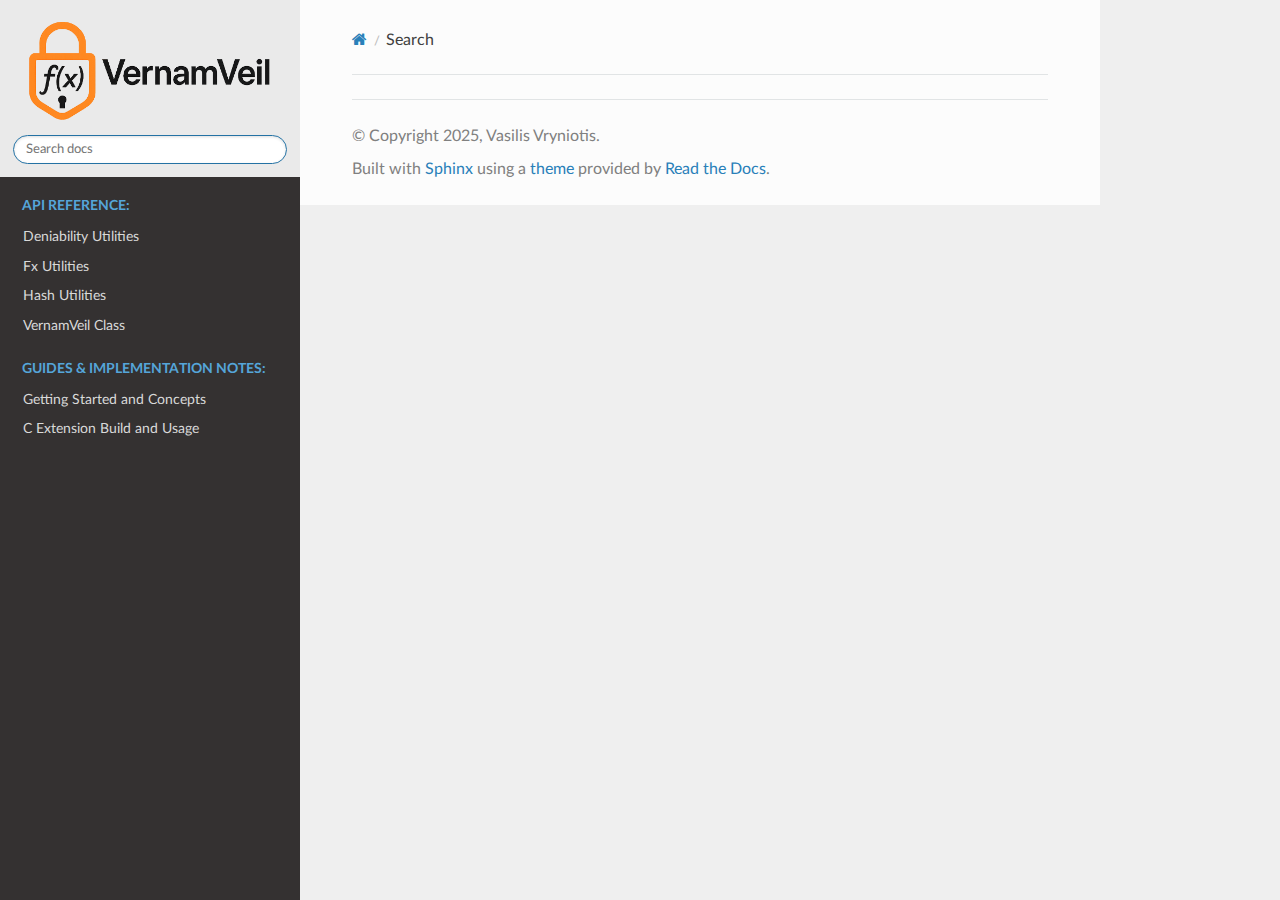
<file: search.html>
<!DOCTYPE html>
<html class="writer-html5" lang="en" data-content_root="./">
<head>
  <meta charset="utf-8" />
  <meta name="viewport" content="width=device-width, initial-scale=1.0" />
  <title>Search &mdash; VernamVeil  documentation</title>
      <link rel="stylesheet" type="text/css" href="_static/pygments.css?v=b86133f3" />
      <link rel="stylesheet" type="text/css" href="_static/css/theme.css?v=e59714d7" />
      <link rel="stylesheet" type="text/css" href="_static/custom.css?v=2f4979e8" />

  
    <link rel="shortcut icon" href="_static/favicon.ico"/>
    
      <script src="_static/jquery.js?v=5d32c60e"></script>
      <script src="_static/_sphinx_javascript_frameworks_compat.js?v=2cd50e6c"></script>
      <script src="_static/documentation_options.js?v=5929fcd5"></script>
      <script src="_static/doctools.js?v=9bcbadda"></script>
      <script src="_static/sphinx_highlight.js?v=dc90522c"></script>
    <script src="_static/js/theme.js"></script>
    <script src="_static/searchtools.js"></script>
    <script src="_static/language_data.js"></script>
    <link rel="index" title="Index" href="genindex.html" />
    <link rel="search" title="Search" href="#" /> 
</head>

<body class="wy-body-for-nav"> 
  <div class="wy-grid-for-nav">
    <nav data-toggle="wy-nav-shift" class="wy-nav-side">
      <div class="wy-side-scroll">
        <div class="wy-side-nav-search" >

          
          
          <a href="index.html" class="icon icon-home">
            VernamVeil
              <img src="_static/logo.png" class="logo" alt="Logo"/>
          </a>
<div role="search">
  <form id="rtd-search-form" class="wy-form" action="#" method="get">
    <input type="text" name="q" placeholder="Search docs" aria-label="Search docs" />
    <input type="hidden" name="check_keywords" value="yes" />
    <input type="hidden" name="area" value="default" />
  </form>
</div>
        </div><div class="wy-menu wy-menu-vertical" data-spy="affix" role="navigation" aria-label="Navigation menu">
              <p class="caption" role="heading"><span class="caption-text">API Reference:</span></p>
<ul>
<li class="toctree-l1"><a class="reference internal" href="deniability_utils.html">Deniability Utilities</a></li>
<li class="toctree-l1"><a class="reference internal" href="fx_utils.html">Fx Utilities</a></li>
<li class="toctree-l1"><a class="reference internal" href="hash_utils.html">Hash Utilities</a></li>
<li class="toctree-l1"><a class="reference internal" href="vernamveil.html">VernamVeil Class</a></li>
</ul>
<p class="caption" role="heading"><span class="caption-text">Guides &amp; Implementation Notes:</span></p>
<ul>
<li class="toctree-l1"><a class="reference internal" href="README.html">Getting Started and Concepts</a></li>
<li class="toctree-l1"><a class="reference internal" href="nphash/README.html">C Extension Build and Usage</a></li>
</ul>

        </div>
      </div>
    </nav>

    <section data-toggle="wy-nav-shift" class="wy-nav-content-wrap"><nav class="wy-nav-top" aria-label="Mobile navigation menu" >
          <i data-toggle="wy-nav-top" class="fa fa-bars"></i>
          <a href="index.html">VernamVeil</a>
      </nav>

      <div class="wy-nav-content">
        <div class="rst-content">
          <div role="navigation" aria-label="Page navigation">
  <ul class="wy-breadcrumbs">
      <li><a href="index.html" class="icon icon-home" aria-label="Home"></a></li>
      <li class="breadcrumb-item active">Search</li>
      <li class="wy-breadcrumbs-aside">
      </li>
  </ul>
  <hr/>
</div>
          <div role="main" class="document" itemscope="itemscope" itemtype="http://schema.org/Article">
           <div itemprop="articleBody">
             
  <noscript>
  <div id="fallback" class="admonition warning">
    <p class="last">
      Please activate JavaScript to enable the search functionality.
    </p>
  </div>
  </noscript>

  
  <div id="search-results">
  
  </div>

           </div>
          </div>
          <footer>

  <hr/>

  <div role="contentinfo">
    <p>&#169; Copyright 2025, Vasilis Vryniotis.</p>
  </div>

  Built with <a href="https://www.sphinx-doc.org/">Sphinx</a> using a
    <a href="https://github.com/readthedocs/sphinx_rtd_theme">theme</a>
    provided by <a href="https://readthedocs.org">Read the Docs</a>.
   

</footer>
        </div>
      </div>
    </section>
  </div>
  <script>
      jQuery(function () {
          SphinxRtdTheme.Navigation.enable(true);
      });
  </script>
  <script>
    jQuery(function() { Search.loadIndex("searchindex.js"); });
  </script>
  
  <script id="searchindexloader"></script>
   


</body>
</html>
</file>
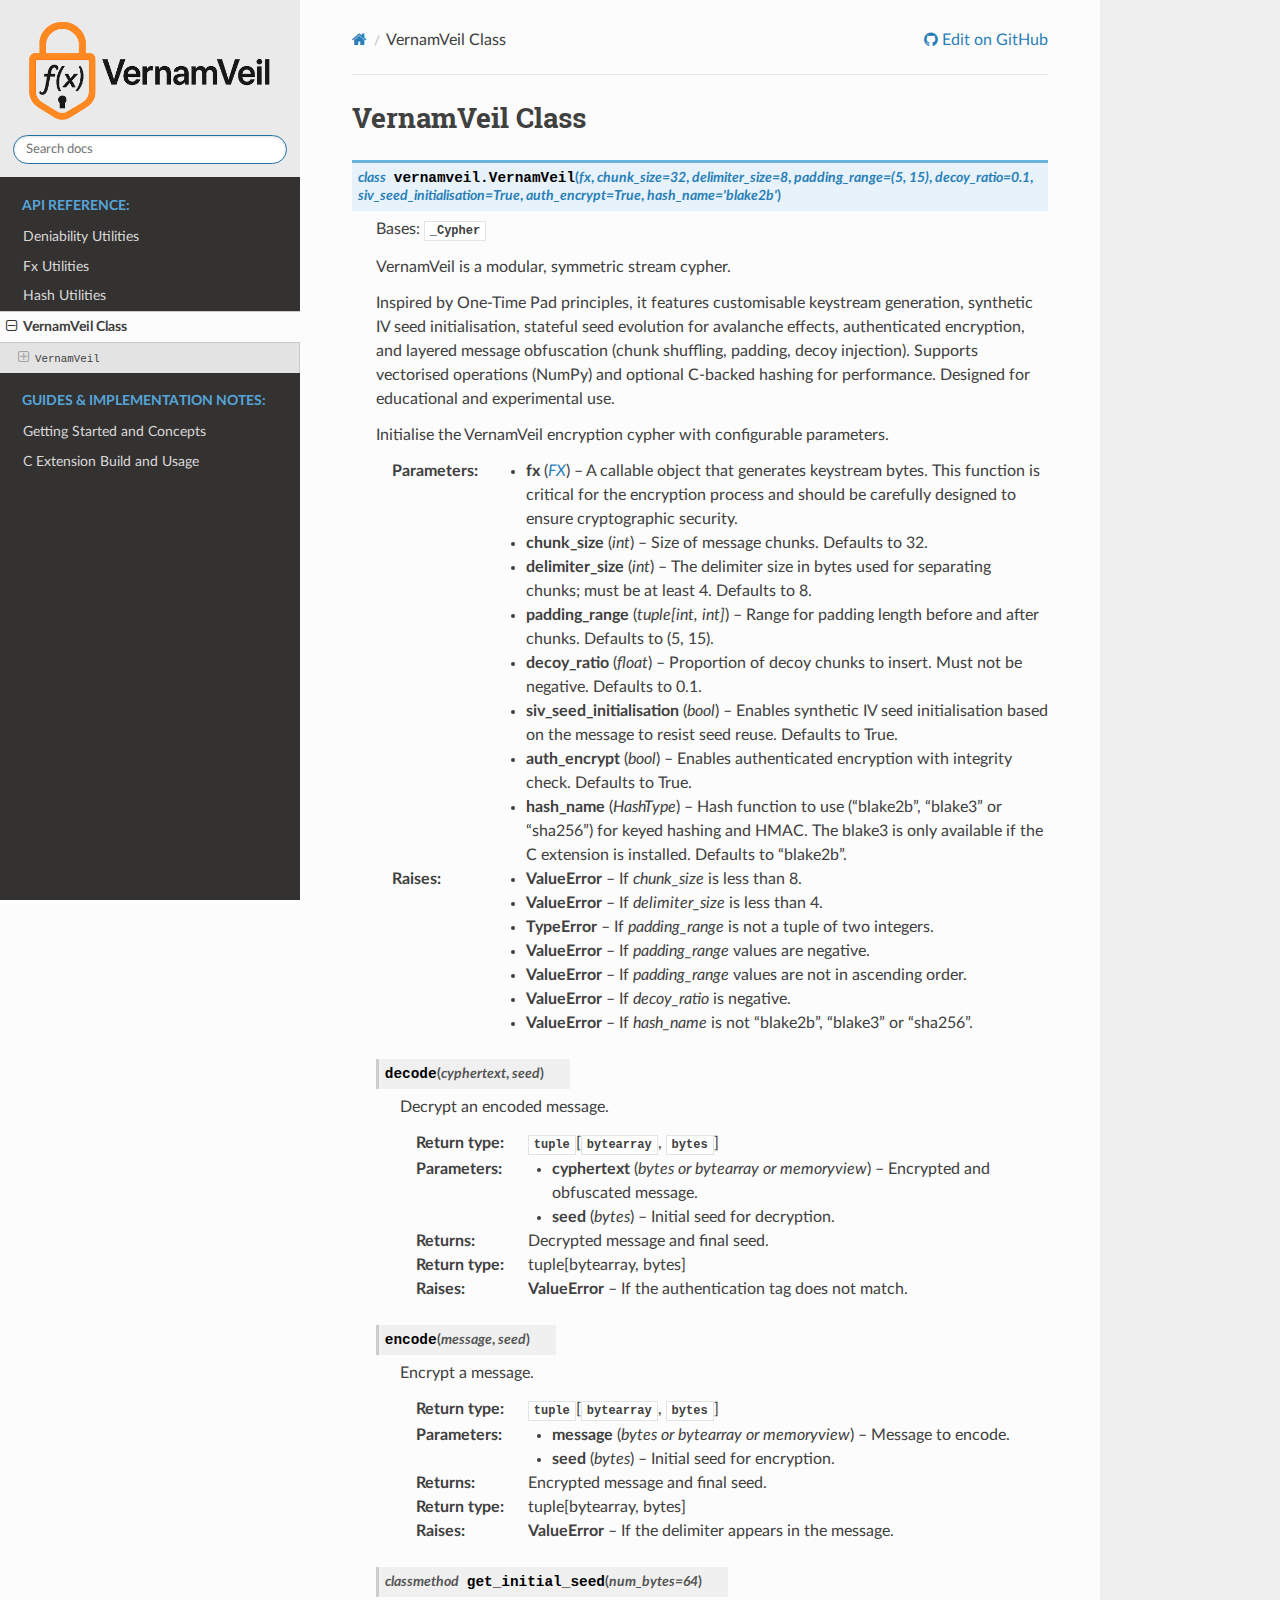
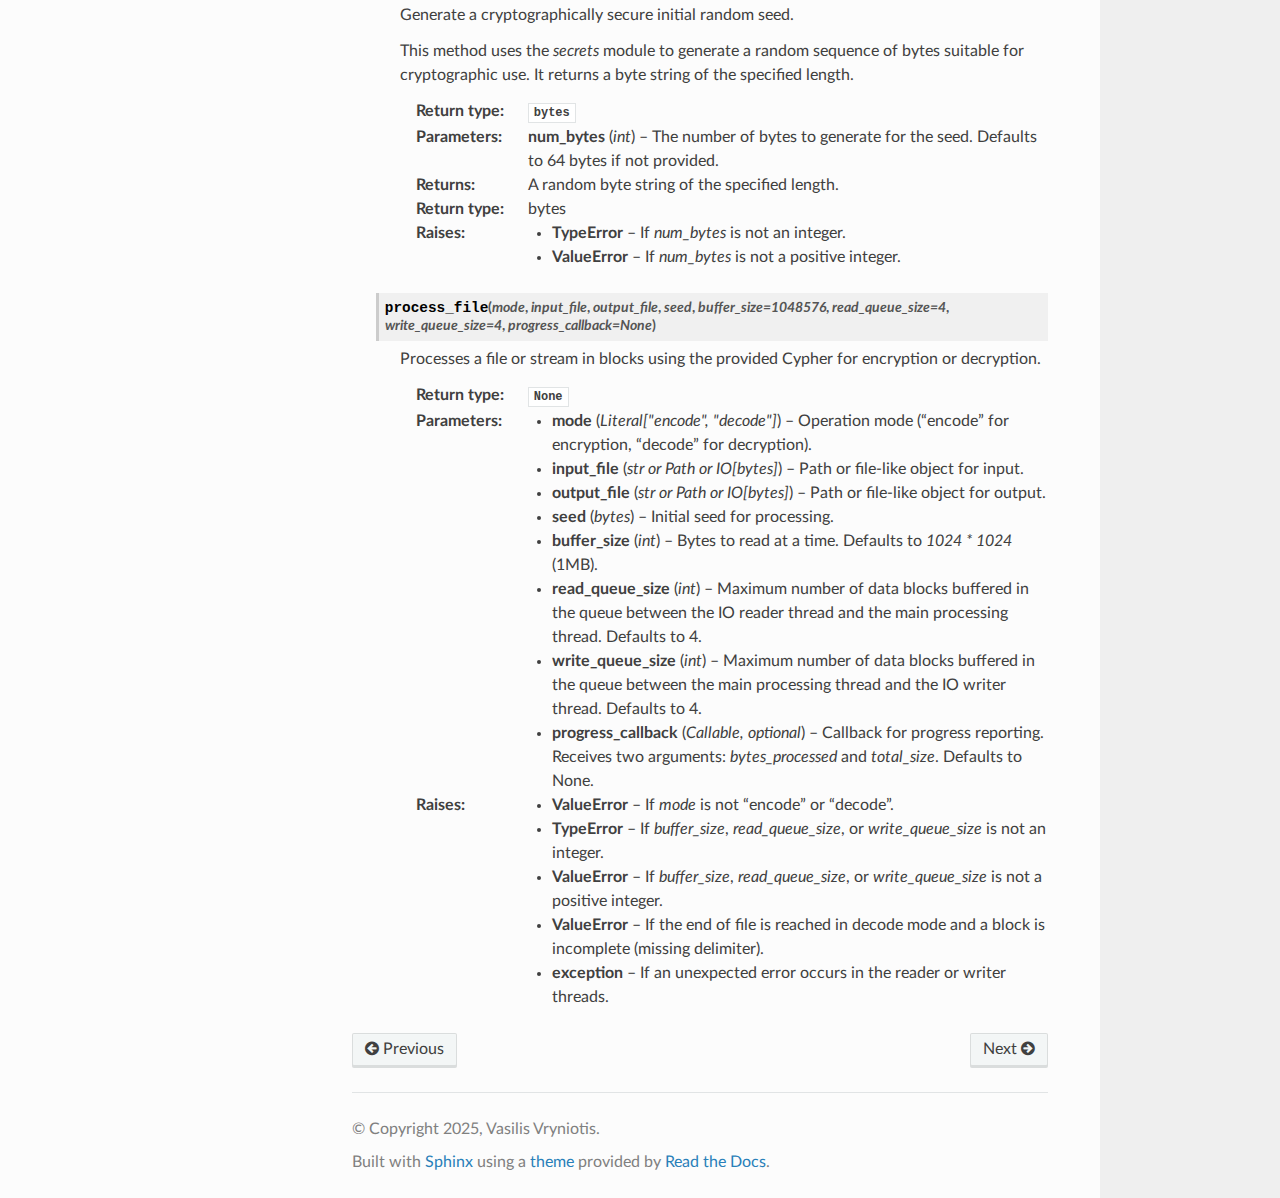
<file: vernamveil.html>
<!DOCTYPE html>
<html class="writer-html5" lang="en" data-content_root="./">
<head>
  <meta charset="utf-8" /><meta name="viewport" content="width=device-width, initial-scale=1" />

  <meta name="viewport" content="width=device-width, initial-scale=1.0" />
  <title>VernamVeil Class &mdash; VernamVeil  documentation</title>
      <link rel="stylesheet" type="text/css" href="_static/pygments.css?v=b86133f3" />
      <link rel="stylesheet" type="text/css" href="_static/css/theme.css?v=e59714d7" />
      <link rel="stylesheet" type="text/css" href="_static/custom.css?v=2f4979e8" />

  
    <link rel="shortcut icon" href="_static/favicon.ico"/>
      <script src="_static/jquery.js?v=5d32c60e"></script>
      <script src="_static/_sphinx_javascript_frameworks_compat.js?v=2cd50e6c"></script>
      <script src="_static/documentation_options.js?v=5929fcd5"></script>
      <script src="_static/doctools.js?v=9bcbadda"></script>
      <script src="_static/sphinx_highlight.js?v=dc90522c"></script>
    <script src="_static/js/theme.js"></script>
    <link rel="index" title="Index" href="genindex.html" />
    <link rel="search" title="Search" href="search.html" />
    <link rel="next" title="VernamVeil: A Function-Based Stream Cypher" href="README.html" />
    <link rel="prev" title="Hash Utilities" href="hash_utils.html" /> 
</head>

<body class="wy-body-for-nav"> 
  <div class="wy-grid-for-nav">
    <nav data-toggle="wy-nav-shift" class="wy-nav-side">
      <div class="wy-side-scroll">
        <div class="wy-side-nav-search" >

          
          
          <a href="index.html" class="icon icon-home">
            VernamVeil
              <img src="_static/logo.png" class="logo" alt="Logo"/>
          </a>
<div role="search">
  <form id="rtd-search-form" class="wy-form" action="search.html" method="get">
    <input type="text" name="q" placeholder="Search docs" aria-label="Search docs" />
    <input type="hidden" name="check_keywords" value="yes" />
    <input type="hidden" name="area" value="default" />
  </form>
</div>
        </div><div class="wy-menu wy-menu-vertical" data-spy="affix" role="navigation" aria-label="Navigation menu">
              <p class="caption" role="heading"><span class="caption-text">API Reference:</span></p>
<ul class="current">
<li class="toctree-l1"><a class="reference internal" href="deniability_utils.html">Deniability Utilities</a></li>
<li class="toctree-l1"><a class="reference internal" href="fx_utils.html">Fx Utilities</a></li>
<li class="toctree-l1"><a class="reference internal" href="hash_utils.html">Hash Utilities</a></li>
<li class="toctree-l1 current"><a class="current reference internal" href="#">VernamVeil Class</a><ul>
<li class="toctree-l2"><a class="reference internal" href="#vernamveil.VernamVeil"><code class="docutils literal notranslate"><span class="pre">VernamVeil</span></code></a><ul>
<li class="toctree-l3"><a class="reference internal" href="#vernamveil.VernamVeil.decode"><code class="docutils literal notranslate"><span class="pre">VernamVeil.decode()</span></code></a></li>
<li class="toctree-l3"><a class="reference internal" href="#vernamveil.VernamVeil.encode"><code class="docutils literal notranslate"><span class="pre">VernamVeil.encode()</span></code></a></li>
<li class="toctree-l3"><a class="reference internal" href="#vernamveil.VernamVeil.get_initial_seed"><code class="docutils literal notranslate"><span class="pre">VernamVeil.get_initial_seed()</span></code></a></li>
<li class="toctree-l3"><a class="reference internal" href="#vernamveil.VernamVeil.process_file"><code class="docutils literal notranslate"><span class="pre">VernamVeil.process_file()</span></code></a></li>
</ul>
</li>
</ul>
</li>
</ul>
<p class="caption" role="heading"><span class="caption-text">Guides &amp; Implementation Notes:</span></p>
<ul>
<li class="toctree-l1"><a class="reference internal" href="README.html">Getting Started and Concepts</a></li>
<li class="toctree-l1"><a class="reference internal" href="nphash/README.html">C Extension Build and Usage</a></li>
</ul>

        </div>
      </div>
    </nav>

    <section data-toggle="wy-nav-shift" class="wy-nav-content-wrap"><nav class="wy-nav-top" aria-label="Mobile navigation menu" >
          <i data-toggle="wy-nav-top" class="fa fa-bars"></i>
          <a href="index.html">VernamVeil</a>
      </nav>

      <div class="wy-nav-content">
        <div class="rst-content">
          <div role="navigation" aria-label="Page navigation">
  <ul class="wy-breadcrumbs">
      <li><a href="index.html" class="icon icon-home" aria-label="Home"></a></li>
      <li class="breadcrumb-item active">VernamVeil Class</li>
      <li class="wy-breadcrumbs-aside">
              <a href="https://github.com/datumbox/VernamVeil/blob/main/docs/vernamveil.rst" class="fa fa-github"> Edit on GitHub</a>
      </li>
  </ul>
  <hr/>
</div>
          <div role="main" class="document" itemscope="itemscope" itemtype="http://schema.org/Article">
           <div itemprop="articleBody">
             
  <section id="vernamveil-class">
<h1>VernamVeil Class<a class="headerlink" href="#vernamveil-class" title="Link to this heading"></a></h1>
<dl class="py class">
<dt class="sig sig-object py" id="vernamveil.VernamVeil">
<em class="property"><span class="pre">class</span><span class="w"> </span></em><span class="sig-prename descclassname"><span class="pre">vernamveil.</span></span><span class="sig-name descname"><span class="pre">VernamVeil</span></span><span class="sig-paren">(</span><em class="sig-param"><span class="n"><span class="pre">fx</span></span></em>, <em class="sig-param"><span class="n"><span class="pre">chunk_size</span></span><span class="o"><span class="pre">=</span></span><span class="default_value"><span class="pre">32</span></span></em>, <em class="sig-param"><span class="n"><span class="pre">delimiter_size</span></span><span class="o"><span class="pre">=</span></span><span class="default_value"><span class="pre">8</span></span></em>, <em class="sig-param"><span class="n"><span class="pre">padding_range</span></span><span class="o"><span class="pre">=</span></span><span class="default_value"><span class="pre">(5,</span> <span class="pre">15)</span></span></em>, <em class="sig-param"><span class="n"><span class="pre">decoy_ratio</span></span><span class="o"><span class="pre">=</span></span><span class="default_value"><span class="pre">0.1</span></span></em>, <em class="sig-param"><span class="n"><span class="pre">siv_seed_initialisation</span></span><span class="o"><span class="pre">=</span></span><span class="default_value"><span class="pre">True</span></span></em>, <em class="sig-param"><span class="n"><span class="pre">auth_encrypt</span></span><span class="o"><span class="pre">=</span></span><span class="default_value"><span class="pre">True</span></span></em>, <em class="sig-param"><span class="n"><span class="pre">hash_name</span></span><span class="o"><span class="pre">=</span></span><span class="default_value"><span class="pre">'blake2b'</span></span></em><span class="sig-paren">)</span><a class="headerlink" href="#vernamveil.VernamVeil" title="Link to this definition"></a></dt>
<dd><p>Bases: <code class="xref py py-class docutils literal notranslate"><span class="pre">_Cypher</span></code></p>
<p>VernamVeil is a modular, symmetric stream cypher.</p>
<p>Inspired by One-Time Pad principles, it features customisable keystream generation, synthetic IV seed initialisation,
stateful seed evolution for avalanche effects, authenticated encryption, and layered message obfuscation (chunk
shuffling, padding, decoy injection). Supports vectorised operations (NumPy) and optional C-backed hashing for
performance. Designed for educational and experimental use.</p>
<p>Initialise the VernamVeil encryption cypher with configurable parameters.</p>
<dl class="field-list simple">
<dt class="field-odd">Parameters<span class="colon">:</span></dt>
<dd class="field-odd"><ul class="simple">
<li><p><strong>fx</strong> (<a class="reference internal" href="fx_utils.html#vernamveil.FX" title="vernamveil.FX"><em>FX</em></a>) – A callable object that generates keystream bytes. This function is critical for the
encryption process and should be carefully designed to ensure cryptographic security.</p></li>
<li><p><strong>chunk_size</strong> (<em>int</em>) – Size of message chunks. Defaults to 32.</p></li>
<li><p><strong>delimiter_size</strong> (<em>int</em>) – The delimiter size in bytes used for separating chunks; must be
at least 4. Defaults to 8.</p></li>
<li><p><strong>padding_range</strong> (<em>tuple</em><em>[</em><em>int</em><em>, </em><em>int</em><em>]</em>) – Range for padding length before and after
chunks. Defaults to (5, 15).</p></li>
<li><p><strong>decoy_ratio</strong> (<em>float</em>) – Proportion of decoy chunks to insert. Must not be negative. Defaults to 0.1.</p></li>
<li><p><strong>siv_seed_initialisation</strong> (<em>bool</em>) – Enables synthetic IV seed initialisation based on the message to
resist seed reuse. Defaults to True.</p></li>
<li><p><strong>auth_encrypt</strong> (<em>bool</em>) – Enables authenticated encryption with integrity check. Defaults to True.</p></li>
<li><p><strong>hash_name</strong> (<em>HashType</em>) – Hash function to use (“blake2b”, “blake3” or “sha256”) for keyed hashing
and HMAC. The blake3 is only available if the C extension is installed.  Defaults to “blake2b”.</p></li>
</ul>
</dd>
<dt class="field-even">Raises<span class="colon">:</span></dt>
<dd class="field-even"><ul class="simple">
<li><p><strong>ValueError</strong> – If <cite>chunk_size</cite> is less than 8.</p></li>
<li><p><strong>ValueError</strong> – If <cite>delimiter_size</cite> is less than 4.</p></li>
<li><p><strong>TypeError</strong> – If <cite>padding_range</cite> is not a tuple of two integers.</p></li>
<li><p><strong>ValueError</strong> – If <cite>padding_range</cite> values are negative.</p></li>
<li><p><strong>ValueError</strong> – If <cite>padding_range</cite> values are not in ascending order.</p></li>
<li><p><strong>ValueError</strong> – If <cite>decoy_ratio</cite> is negative.</p></li>
<li><p><strong>ValueError</strong> – If <cite>hash_name</cite> is not “blake2b”, “blake3” or “sha256”.</p></li>
</ul>
</dd>
</dl>
<dl class="py method">
<dt class="sig sig-object py" id="vernamveil.VernamVeil.decode">
<span class="sig-name descname"><span class="pre">decode</span></span><span class="sig-paren">(</span><em class="sig-param"><span class="n"><span class="pre">cyphertext</span></span></em>, <em class="sig-param"><span class="n"><span class="pre">seed</span></span></em><span class="sig-paren">)</span><a class="headerlink" href="#vernamveil.VernamVeil.decode" title="Link to this definition"></a></dt>
<dd><p>Decrypt an encoded message.</p>
<dl class="field-list simple">
<dt class="field-odd">Return type<span class="colon">:</span></dt>
<dd class="field-odd"><p><span class="sphinx_autodoc_typehints-type"><code class="xref py py-class docutils literal notranslate"><span class="pre">tuple</span></code>[<code class="xref py py-class docutils literal notranslate"><span class="pre">bytearray</span></code>, <code class="xref py py-class docutils literal notranslate"><span class="pre">bytes</span></code>]</span></p>
</dd>
<dt class="field-even">Parameters<span class="colon">:</span></dt>
<dd class="field-even"><ul class="simple">
<li><p><strong>cyphertext</strong> (<em>bytes</em><em> or </em><em>bytearray</em><em> or </em><em>memoryview</em>) – Encrypted and obfuscated message.</p></li>
<li><p><strong>seed</strong> (<em>bytes</em>) – Initial seed for decryption.</p></li>
</ul>
</dd>
<dt class="field-odd">Returns<span class="colon">:</span></dt>
<dd class="field-odd"><p>Decrypted message and final seed.</p>
</dd>
<dt class="field-even">Return type<span class="colon">:</span></dt>
<dd class="field-even"><p>tuple[bytearray, bytes]</p>
</dd>
<dt class="field-odd">Raises<span class="colon">:</span></dt>
<dd class="field-odd"><p><strong>ValueError</strong> – If the authentication tag does not match.</p>
</dd>
</dl>
</dd></dl>

<dl class="py method">
<dt class="sig sig-object py" id="vernamveil.VernamVeil.encode">
<span class="sig-name descname"><span class="pre">encode</span></span><span class="sig-paren">(</span><em class="sig-param"><span class="n"><span class="pre">message</span></span></em>, <em class="sig-param"><span class="n"><span class="pre">seed</span></span></em><span class="sig-paren">)</span><a class="headerlink" href="#vernamveil.VernamVeil.encode" title="Link to this definition"></a></dt>
<dd><p>Encrypt a message.</p>
<dl class="field-list simple">
<dt class="field-odd">Return type<span class="colon">:</span></dt>
<dd class="field-odd"><p><span class="sphinx_autodoc_typehints-type"><code class="xref py py-class docutils literal notranslate"><span class="pre">tuple</span></code>[<code class="xref py py-class docutils literal notranslate"><span class="pre">bytearray</span></code>, <code class="xref py py-class docutils literal notranslate"><span class="pre">bytes</span></code>]</span></p>
</dd>
<dt class="field-even">Parameters<span class="colon">:</span></dt>
<dd class="field-even"><ul class="simple">
<li><p><strong>message</strong> (<em>bytes</em><em> or </em><em>bytearray</em><em> or </em><em>memoryview</em>) – Message to encode.</p></li>
<li><p><strong>seed</strong> (<em>bytes</em>) – Initial seed for encryption.</p></li>
</ul>
</dd>
<dt class="field-odd">Returns<span class="colon">:</span></dt>
<dd class="field-odd"><p>Encrypted message and final seed.</p>
</dd>
<dt class="field-even">Return type<span class="colon">:</span></dt>
<dd class="field-even"><p>tuple[bytearray, bytes]</p>
</dd>
<dt class="field-odd">Raises<span class="colon">:</span></dt>
<dd class="field-odd"><p><strong>ValueError</strong> – If the delimiter appears in the message.</p>
</dd>
</dl>
</dd></dl>

<dl class="py method">
<dt class="sig sig-object py" id="vernamveil.VernamVeil.get_initial_seed">
<em class="property"><span class="pre">classmethod</span><span class="w"> </span></em><span class="sig-name descname"><span class="pre">get_initial_seed</span></span><span class="sig-paren">(</span><em class="sig-param"><span class="n"><span class="pre">num_bytes</span></span><span class="o"><span class="pre">=</span></span><span class="default_value"><span class="pre">64</span></span></em><span class="sig-paren">)</span><a class="headerlink" href="#vernamveil.VernamVeil.get_initial_seed" title="Link to this definition"></a></dt>
<dd><p>Generate a cryptographically secure initial random seed.</p>
<p>This method uses the <cite>secrets</cite> module to generate a random sequence of bytes
suitable for cryptographic use. It returns a byte string of the specified length.</p>
<dl class="field-list simple">
<dt class="field-odd">Return type<span class="colon">:</span></dt>
<dd class="field-odd"><p><span class="sphinx_autodoc_typehints-type"><code class="xref py py-class docutils literal notranslate"><span class="pre">bytes</span></code></span></p>
</dd>
<dt class="field-even">Parameters<span class="colon">:</span></dt>
<dd class="field-even"><p><strong>num_bytes</strong> (<em>int</em>) – The number of bytes to generate for the seed.
Defaults to 64 bytes if not provided.</p>
</dd>
<dt class="field-odd">Returns<span class="colon">:</span></dt>
<dd class="field-odd"><p>A random byte string of the specified length.</p>
</dd>
<dt class="field-even">Return type<span class="colon">:</span></dt>
<dd class="field-even"><p>bytes</p>
</dd>
<dt class="field-odd">Raises<span class="colon">:</span></dt>
<dd class="field-odd"><ul class="simple">
<li><p><strong>TypeError</strong> – If <cite>num_bytes</cite> is not an integer.</p></li>
<li><p><strong>ValueError</strong> – If <cite>num_bytes</cite> is not a positive integer.</p></li>
</ul>
</dd>
</dl>
</dd></dl>

<dl class="py method">
<dt class="sig sig-object py" id="vernamveil.VernamVeil.process_file">
<span class="sig-name descname"><span class="pre">process_file</span></span><span class="sig-paren">(</span><em class="sig-param"><span class="n"><span class="pre">mode</span></span></em>, <em class="sig-param"><span class="n"><span class="pre">input_file</span></span></em>, <em class="sig-param"><span class="n"><span class="pre">output_file</span></span></em>, <em class="sig-param"><span class="n"><span class="pre">seed</span></span></em>, <em class="sig-param"><span class="n"><span class="pre">buffer_size</span></span><span class="o"><span class="pre">=</span></span><span class="default_value"><span class="pre">1048576</span></span></em>, <em class="sig-param"><span class="n"><span class="pre">read_queue_size</span></span><span class="o"><span class="pre">=</span></span><span class="default_value"><span class="pre">4</span></span></em>, <em class="sig-param"><span class="n"><span class="pre">write_queue_size</span></span><span class="o"><span class="pre">=</span></span><span class="default_value"><span class="pre">4</span></span></em>, <em class="sig-param"><span class="n"><span class="pre">progress_callback</span></span><span class="o"><span class="pre">=</span></span><span class="default_value"><span class="pre">None</span></span></em><span class="sig-paren">)</span><a class="headerlink" href="#vernamveil.VernamVeil.process_file" title="Link to this definition"></a></dt>
<dd><p>Processes a file or stream in blocks using the provided Cypher for encryption or decryption.</p>
<dl class="field-list simple">
<dt class="field-odd">Return type<span class="colon">:</span></dt>
<dd class="field-odd"><p><span class="sphinx_autodoc_typehints-type"><code class="xref py py-obj docutils literal notranslate"><span class="pre">None</span></code></span></p>
</dd>
<dt class="field-even">Parameters<span class="colon">:</span></dt>
<dd class="field-even"><ul class="simple">
<li><p><strong>mode</strong> (<em>Literal</em><em>[</em><em>&quot;encode&quot;</em><em>, </em><em>&quot;decode&quot;</em><em>]</em>) – Operation mode (“encode” for encryption, “decode” for decryption).</p></li>
<li><p><strong>input_file</strong> (<em>str</em><em> or </em><em>Path</em><em> or </em><em>IO</em><em>[</em><em>bytes</em><em>]</em>) – Path or file-like object for input.</p></li>
<li><p><strong>output_file</strong> (<em>str</em><em> or </em><em>Path</em><em> or </em><em>IO</em><em>[</em><em>bytes</em><em>]</em>) – Path or file-like object for output.</p></li>
<li><p><strong>seed</strong> (<em>bytes</em>) – Initial seed for processing.</p></li>
<li><p><strong>buffer_size</strong> (<em>int</em>) – Bytes to read at a time. Defaults to <cite>1024 * 1024</cite> (1MB).</p></li>
<li><p><strong>read_queue_size</strong> (<em>int</em>) – Maximum number of data blocks buffered in the
queue between the IO reader thread and the main processing thread. Defaults to 4.</p></li>
<li><p><strong>write_queue_size</strong> (<em>int</em>) – Maximum number of data blocks buffered in the
queue between the main processing thread and the IO writer thread. Defaults to 4.</p></li>
<li><p><strong>progress_callback</strong> (<em>Callable</em><em>, </em><em>optional</em>) – Callback for progress reporting.
Receives two arguments: <cite>bytes_processed</cite> and <cite>total_size</cite>. Defaults to None.</p></li>
</ul>
</dd>
<dt class="field-odd">Raises<span class="colon">:</span></dt>
<dd class="field-odd"><ul class="simple">
<li><p><strong>ValueError</strong> – If <cite>mode</cite> is not “encode” or “decode”.</p></li>
<li><p><strong>TypeError</strong> – If <cite>buffer_size</cite>, <cite>read_queue_size</cite>, or <cite>write_queue_size</cite> is not an integer.</p></li>
<li><p><strong>ValueError</strong> – If <cite>buffer_size</cite>, <cite>read_queue_size</cite>, or <cite>write_queue_size</cite> is not a positive integer.</p></li>
<li><p><strong>ValueError</strong> – If the end of file is reached in decode mode and a block is incomplete (missing delimiter).</p></li>
<li><p><strong>exception</strong> – If an unexpected error occurs in the reader or writer threads.</p></li>
</ul>
</dd>
</dl>
</dd></dl>

</dd></dl>

</section>


           </div>
          </div>
          <footer><div class="rst-footer-buttons" role="navigation" aria-label="Footer">
        <a href="hash_utils.html" class="btn btn-neutral float-left" title="Hash Utilities" accesskey="p" rel="prev"><span class="fa fa-arrow-circle-left" aria-hidden="true"></span> Previous</a>
        <a href="README.html" class="btn btn-neutral float-right" title="VernamVeil: A Function-Based Stream Cypher" accesskey="n" rel="next">Next <span class="fa fa-arrow-circle-right" aria-hidden="true"></span></a>
    </div>

  <hr/>

  <div role="contentinfo">
    <p>&#169; Copyright 2025, Vasilis Vryniotis.</p>
  </div>

  Built with <a href="https://www.sphinx-doc.org/">Sphinx</a> using a
    <a href="https://github.com/readthedocs/sphinx_rtd_theme">theme</a>
    provided by <a href="https://readthedocs.org">Read the Docs</a>.
   

</footer>
        </div>
      </div>
    </section>
  </div>
  <script>
      jQuery(function () {
          SphinxRtdTheme.Navigation.enable(true);
      });
  </script> 

</body>
</html>
</file>
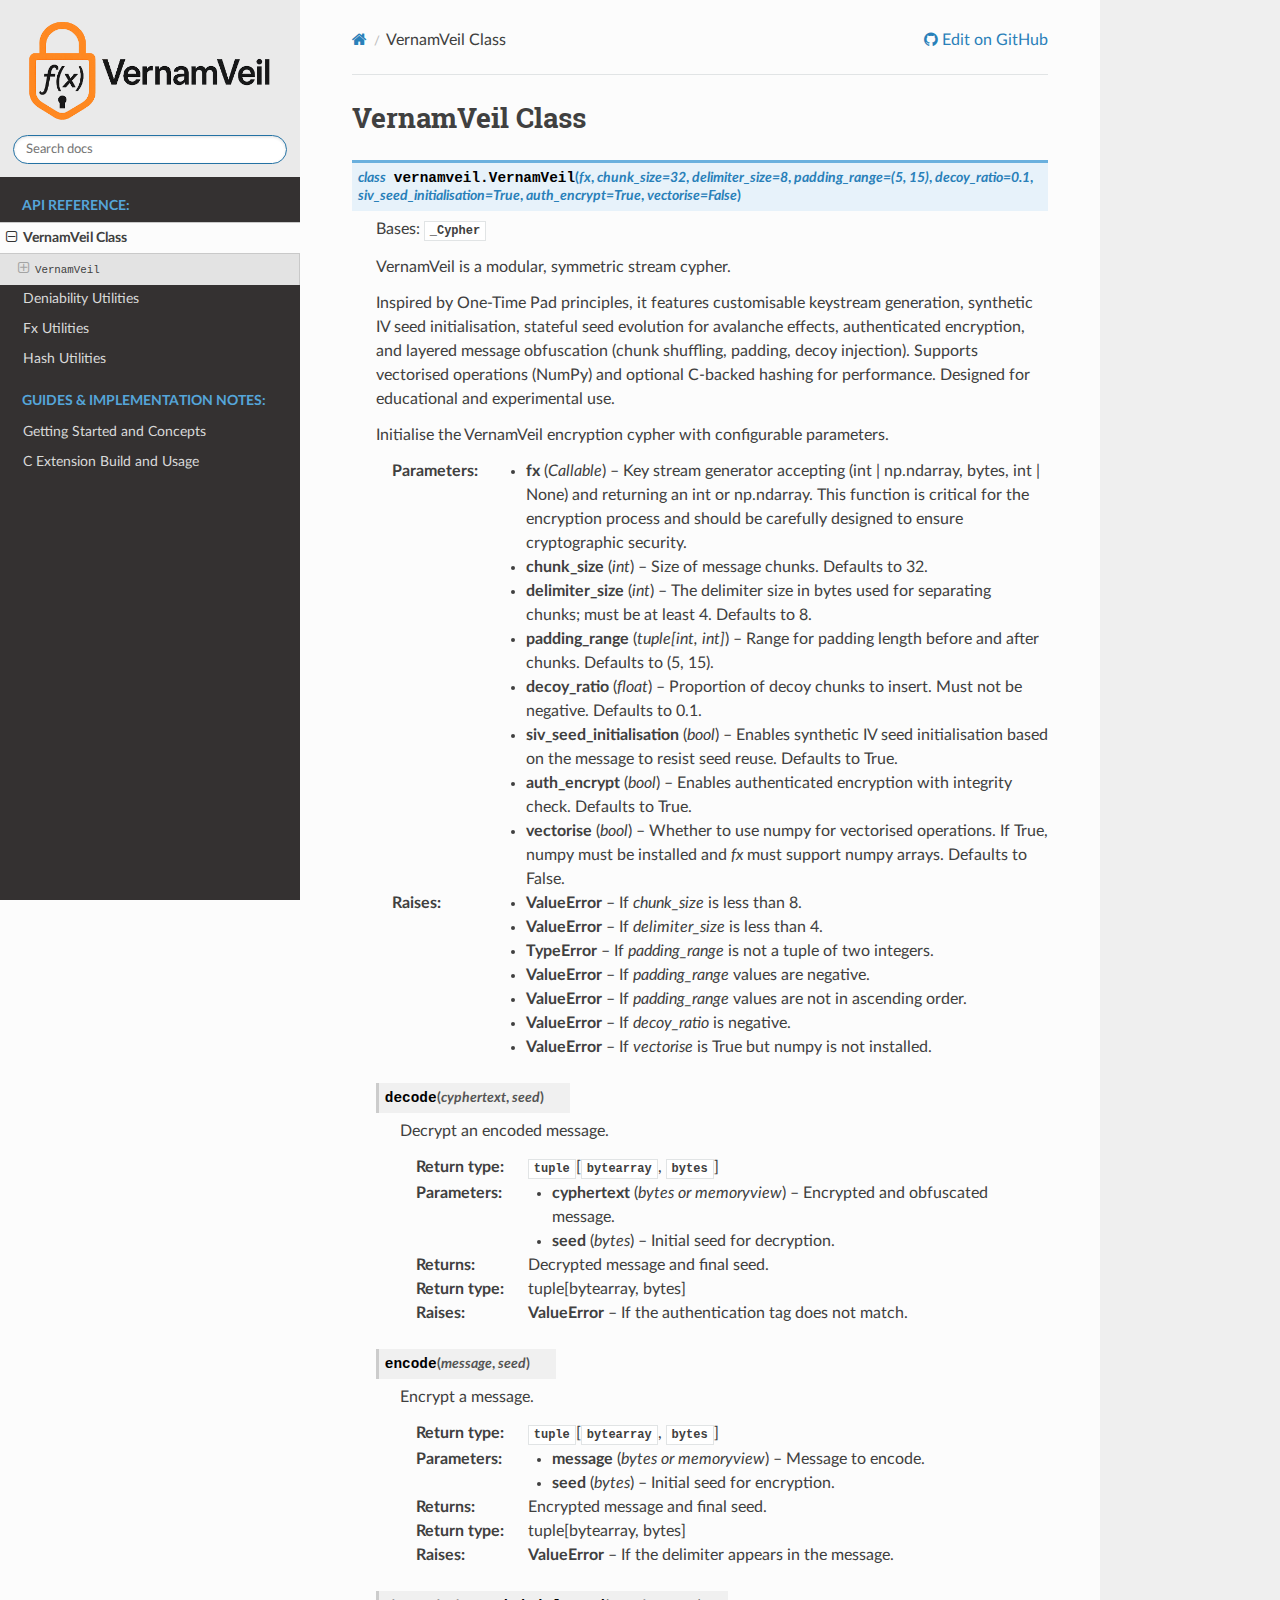
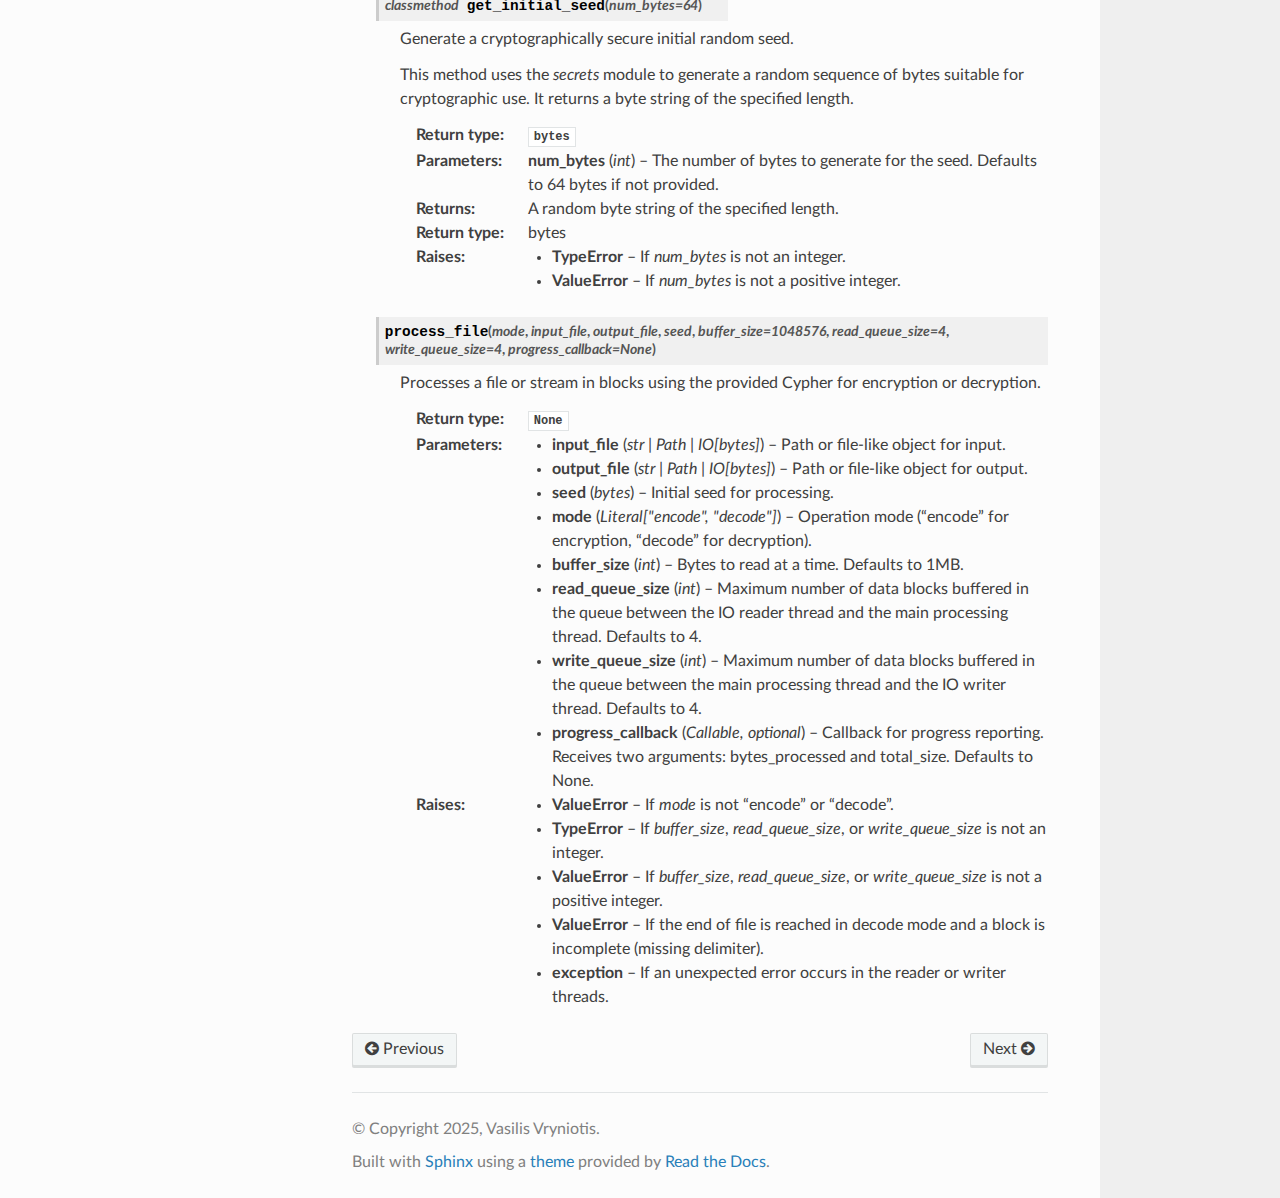
<file: vernamveil_class.html>
<!DOCTYPE html>
<html class="writer-html5" lang="en" data-content_root="./">
<head>
  <meta charset="utf-8" /><meta name="viewport" content="width=device-width, initial-scale=1" />

  <meta name="viewport" content="width=device-width, initial-scale=1.0" />
  <title>VernamVeil Class &mdash; VernamVeil  documentation</title>
      <link rel="stylesheet" type="text/css" href="_static/pygments.css?v=b86133f3" />
      <link rel="stylesheet" type="text/css" href="_static/css/theme.css?v=e59714d7" />
      <link rel="stylesheet" type="text/css" href="_static/custom.css?v=2f4979e8" />

  
    <link rel="shortcut icon" href="_static/favicon.ico"/>
      <script src="_static/jquery.js?v=5d32c60e"></script>
      <script src="_static/_sphinx_javascript_frameworks_compat.js?v=2cd50e6c"></script>
      <script src="_static/documentation_options.js?v=5929fcd5"></script>
      <script src="_static/doctools.js?v=9bcbadda"></script>
      <script src="_static/sphinx_highlight.js?v=dc90522c"></script>
    <script src="_static/js/theme.js"></script>
    <link rel="index" title="Index" href="genindex.html" />
    <link rel="search" title="Search" href="search.html" />
    <link rel="next" title="Deniability Utilities" href="deniability_utilities.html" />
    <link rel="prev" title="VernamVeil v0.1.0 Documentation" href="index.html" /> 
</head>

<body class="wy-body-for-nav"> 
  <div class="wy-grid-for-nav">
    <nav data-toggle="wy-nav-shift" class="wy-nav-side">
      <div class="wy-side-scroll">
        <div class="wy-side-nav-search" >

          
          
          <a href="index.html" class="icon icon-home">
            VernamVeil
              <img src="_static/logo.png" class="logo" alt="Logo"/>
          </a>
<div role="search">
  <form id="rtd-search-form" class="wy-form" action="search.html" method="get">
    <input type="text" name="q" placeholder="Search docs" aria-label="Search docs" />
    <input type="hidden" name="check_keywords" value="yes" />
    <input type="hidden" name="area" value="default" />
  </form>
</div>
        </div><div class="wy-menu wy-menu-vertical" data-spy="affix" role="navigation" aria-label="Navigation menu">
              <p class="caption" role="heading"><span class="caption-text">API Reference:</span></p>
<ul class="current">
<li class="toctree-l1 current"><a class="current reference internal" href="#">VernamVeil Class</a><ul>
<li class="toctree-l2"><a class="reference internal" href="#vernamveil.VernamVeil"><code class="docutils literal notranslate"><span class="pre">VernamVeil</span></code></a><ul>
<li class="toctree-l3"><a class="reference internal" href="#vernamveil.VernamVeil.decode"><code class="docutils literal notranslate"><span class="pre">VernamVeil.decode()</span></code></a></li>
<li class="toctree-l3"><a class="reference internal" href="#vernamveil.VernamVeil.encode"><code class="docutils literal notranslate"><span class="pre">VernamVeil.encode()</span></code></a></li>
<li class="toctree-l3"><a class="reference internal" href="#vernamveil.VernamVeil.get_initial_seed"><code class="docutils literal notranslate"><span class="pre">VernamVeil.get_initial_seed()</span></code></a></li>
<li class="toctree-l3"><a class="reference internal" href="#vernamveil.VernamVeil.process_file"><code class="docutils literal notranslate"><span class="pre">VernamVeil.process_file()</span></code></a></li>
</ul>
</li>
</ul>
</li>
<li class="toctree-l1"><a class="reference internal" href="deniability_utilities.html">Deniability Utilities</a></li>
<li class="toctree-l1"><a class="reference internal" href="fx_utilities.html">Fx Utilities</a></li>
<li class="toctree-l1"><a class="reference internal" href="hash_utilities.html">Hash Utilities</a></li>
</ul>
<p class="caption" role="heading"><span class="caption-text">Guides &amp; Implementation Notes:</span></p>
<ul>
<li class="toctree-l1"><a class="reference internal" href="README.html">Getting Started and Concepts</a></li>
<li class="toctree-l1"><a class="reference internal" href="nphash/README.html">C Extension Build and Usage</a></li>
</ul>

        </div>
      </div>
    </nav>

    <section data-toggle="wy-nav-shift" class="wy-nav-content-wrap"><nav class="wy-nav-top" aria-label="Mobile navigation menu" >
          <i data-toggle="wy-nav-top" class="fa fa-bars"></i>
          <a href="index.html">VernamVeil</a>
      </nav>

      <div class="wy-nav-content">
        <div class="rst-content">
          <div role="navigation" aria-label="Page navigation">
  <ul class="wy-breadcrumbs">
      <li><a href="index.html" class="icon icon-home" aria-label="Home"></a></li>
      <li class="breadcrumb-item active">VernamVeil Class</li>
      <li class="wy-breadcrumbs-aside">
              <a href="https://github.com/datumbox/VernamVeil/blob/main/docs/vernamveil_class.rst" class="fa fa-github"> Edit on GitHub</a>
      </li>
  </ul>
  <hr/>
</div>
          <div role="main" class="document" itemscope="itemscope" itemtype="http://schema.org/Article">
           <div itemprop="articleBody">
             
  <section id="vernamveil-class">
<h1>VernamVeil Class<a class="headerlink" href="#vernamveil-class" title="Link to this heading"></a></h1>
<dl class="py class">
<dt class="sig sig-object py" id="vernamveil.VernamVeil">
<em class="property"><span class="pre">class</span><span class="w"> </span></em><span class="sig-prename descclassname"><span class="pre">vernamveil.</span></span><span class="sig-name descname"><span class="pre">VernamVeil</span></span><span class="sig-paren">(</span><em class="sig-param"><span class="n"><span class="pre">fx</span></span></em>, <em class="sig-param"><span class="n"><span class="pre">chunk_size</span></span><span class="o"><span class="pre">=</span></span><span class="default_value"><span class="pre">32</span></span></em>, <em class="sig-param"><span class="n"><span class="pre">delimiter_size</span></span><span class="o"><span class="pre">=</span></span><span class="default_value"><span class="pre">8</span></span></em>, <em class="sig-param"><span class="n"><span class="pre">padding_range</span></span><span class="o"><span class="pre">=</span></span><span class="default_value"><span class="pre">(5,</span> <span class="pre">15)</span></span></em>, <em class="sig-param"><span class="n"><span class="pre">decoy_ratio</span></span><span class="o"><span class="pre">=</span></span><span class="default_value"><span class="pre">0.1</span></span></em>, <em class="sig-param"><span class="n"><span class="pre">siv_seed_initialisation</span></span><span class="o"><span class="pre">=</span></span><span class="default_value"><span class="pre">True</span></span></em>, <em class="sig-param"><span class="n"><span class="pre">auth_encrypt</span></span><span class="o"><span class="pre">=</span></span><span class="default_value"><span class="pre">True</span></span></em>, <em class="sig-param"><span class="n"><span class="pre">vectorise</span></span><span class="o"><span class="pre">=</span></span><span class="default_value"><span class="pre">False</span></span></em><span class="sig-paren">)</span><a class="headerlink" href="#vernamveil.VernamVeil" title="Link to this definition"></a></dt>
<dd><p>Bases: <code class="xref py py-class docutils literal notranslate"><span class="pre">_Cypher</span></code></p>
<p>VernamVeil is a modular, symmetric stream cypher.</p>
<p>Inspired by One-Time Pad principles, it features customisable keystream generation, synthetic IV seed initialisation,
stateful seed evolution for avalanche effects, authenticated encryption, and layered message obfuscation (chunk
shuffling, padding, decoy injection). Supports vectorised operations (NumPy) and optional C-backed hashing for
performance. Designed for educational and experimental use.</p>
<p>Initialise the VernamVeil encryption cypher with configurable parameters.</p>
<dl class="field-list simple">
<dt class="field-odd">Parameters<span class="colon">:</span></dt>
<dd class="field-odd"><ul class="simple">
<li><p><strong>fx</strong> (<em>Callable</em>) – Key stream generator accepting (int | np.ndarray, bytes, int | None) and returning an
int or np.ndarray. This function is critical for the encryption process and should be carefully
designed to ensure cryptographic security.</p></li>
<li><p><strong>chunk_size</strong> (<em>int</em>) – Size of message chunks. Defaults to 32.</p></li>
<li><p><strong>delimiter_size</strong> (<em>int</em>) – The delimiter size in bytes used for separating chunks; must be
at least 4. Defaults to 8.</p></li>
<li><p><strong>padding_range</strong> (<em>tuple</em><em>[</em><em>int</em><em>, </em><em>int</em><em>]</em>) – Range for padding length before and after
chunks. Defaults to (5, 15).</p></li>
<li><p><strong>decoy_ratio</strong> (<em>float</em>) – Proportion of decoy chunks to insert. Must not be negative. Defaults to 0.1.</p></li>
<li><p><strong>siv_seed_initialisation</strong> (<em>bool</em>) – Enables synthetic IV seed initialisation based on the message to
resist seed reuse. Defaults to True.</p></li>
<li><p><strong>auth_encrypt</strong> (<em>bool</em>) – Enables authenticated encryption with integrity check. Defaults to True.</p></li>
<li><p><strong>vectorise</strong> (<em>bool</em>) – Whether to use numpy for vectorised operations. If True, numpy must be
installed and <cite>fx</cite> must support numpy arrays. Defaults to False.</p></li>
</ul>
</dd>
<dt class="field-even">Raises<span class="colon">:</span></dt>
<dd class="field-even"><ul class="simple">
<li><p><strong>ValueError</strong> – If <cite>chunk_size</cite> is less than 8.</p></li>
<li><p><strong>ValueError</strong> – If <cite>delimiter_size</cite> is less than 4.</p></li>
<li><p><strong>TypeError</strong> – If <cite>padding_range</cite> is not a tuple of two integers.</p></li>
<li><p><strong>ValueError</strong> – If <cite>padding_range</cite> values are negative.</p></li>
<li><p><strong>ValueError</strong> – If <cite>padding_range</cite> values are not in ascending order.</p></li>
<li><p><strong>ValueError</strong> – If <cite>decoy_ratio</cite> is negative.</p></li>
<li><p><strong>ValueError</strong> – If <cite>vectorise</cite> is True but numpy is not installed.</p></li>
</ul>
</dd>
</dl>
<dl class="py method">
<dt class="sig sig-object py" id="vernamveil.VernamVeil.decode">
<span class="sig-name descname"><span class="pre">decode</span></span><span class="sig-paren">(</span><em class="sig-param"><span class="n"><span class="pre">cyphertext</span></span></em>, <em class="sig-param"><span class="n"><span class="pre">seed</span></span></em><span class="sig-paren">)</span><a class="headerlink" href="#vernamveil.VernamVeil.decode" title="Link to this definition"></a></dt>
<dd><p>Decrypt an encoded message.</p>
<dl class="field-list simple">
<dt class="field-odd">Return type<span class="colon">:</span></dt>
<dd class="field-odd"><p><span class="sphinx_autodoc_typehints-type"><code class="xref py py-class docutils literal notranslate"><span class="pre">tuple</span></code>[<code class="xref py py-class docutils literal notranslate"><span class="pre">bytearray</span></code>, <code class="xref py py-class docutils literal notranslate"><span class="pre">bytes</span></code>]</span></p>
</dd>
<dt class="field-even">Parameters<span class="colon">:</span></dt>
<dd class="field-even"><ul class="simple">
<li><p><strong>cyphertext</strong> (<em>bytes</em><em> or </em><em>memoryview</em>) – Encrypted and obfuscated message.</p></li>
<li><p><strong>seed</strong> (<em>bytes</em>) – Initial seed for decryption.</p></li>
</ul>
</dd>
<dt class="field-odd">Returns<span class="colon">:</span></dt>
<dd class="field-odd"><p>Decrypted message and final seed.</p>
</dd>
<dt class="field-even">Return type<span class="colon">:</span></dt>
<dd class="field-even"><p>tuple[bytearray, bytes]</p>
</dd>
<dt class="field-odd">Raises<span class="colon">:</span></dt>
<dd class="field-odd"><p><strong>ValueError</strong> – If the authentication tag does not match.</p>
</dd>
</dl>
</dd></dl>

<dl class="py method">
<dt class="sig sig-object py" id="vernamveil.VernamVeil.encode">
<span class="sig-name descname"><span class="pre">encode</span></span><span class="sig-paren">(</span><em class="sig-param"><span class="n"><span class="pre">message</span></span></em>, <em class="sig-param"><span class="n"><span class="pre">seed</span></span></em><span class="sig-paren">)</span><a class="headerlink" href="#vernamveil.VernamVeil.encode" title="Link to this definition"></a></dt>
<dd><p>Encrypt a message.</p>
<dl class="field-list simple">
<dt class="field-odd">Return type<span class="colon">:</span></dt>
<dd class="field-odd"><p><span class="sphinx_autodoc_typehints-type"><code class="xref py py-class docutils literal notranslate"><span class="pre">tuple</span></code>[<code class="xref py py-class docutils literal notranslate"><span class="pre">bytearray</span></code>, <code class="xref py py-class docutils literal notranslate"><span class="pre">bytes</span></code>]</span></p>
</dd>
<dt class="field-even">Parameters<span class="colon">:</span></dt>
<dd class="field-even"><ul class="simple">
<li><p><strong>message</strong> (<em>bytes</em><em> or </em><em>memoryview</em>) – Message to encode.</p></li>
<li><p><strong>seed</strong> (<em>bytes</em>) – Initial seed for encryption.</p></li>
</ul>
</dd>
<dt class="field-odd">Returns<span class="colon">:</span></dt>
<dd class="field-odd"><p>Encrypted message and final seed.</p>
</dd>
<dt class="field-even">Return type<span class="colon">:</span></dt>
<dd class="field-even"><p>tuple[bytearray, bytes]</p>
</dd>
<dt class="field-odd">Raises<span class="colon">:</span></dt>
<dd class="field-odd"><p><strong>ValueError</strong> – If the delimiter appears in the message.</p>
</dd>
</dl>
</dd></dl>

<dl class="py method">
<dt class="sig sig-object py" id="vernamveil.VernamVeil.get_initial_seed">
<em class="property"><span class="pre">classmethod</span><span class="w"> </span></em><span class="sig-name descname"><span class="pre">get_initial_seed</span></span><span class="sig-paren">(</span><em class="sig-param"><span class="n"><span class="pre">num_bytes</span></span><span class="o"><span class="pre">=</span></span><span class="default_value"><span class="pre">64</span></span></em><span class="sig-paren">)</span><a class="headerlink" href="#vernamveil.VernamVeil.get_initial_seed" title="Link to this definition"></a></dt>
<dd><p>Generate a cryptographically secure initial random seed.</p>
<p>This method uses the <cite>secrets</cite> module to generate a random sequence of bytes
suitable for cryptographic use. It returns a byte string of the specified length.</p>
<dl class="field-list simple">
<dt class="field-odd">Return type<span class="colon">:</span></dt>
<dd class="field-odd"><p><span class="sphinx_autodoc_typehints-type"><code class="xref py py-class docutils literal notranslate"><span class="pre">bytes</span></code></span></p>
</dd>
<dt class="field-even">Parameters<span class="colon">:</span></dt>
<dd class="field-even"><p><strong>num_bytes</strong> (<em>int</em>) – The number of bytes to generate for the seed.
Defaults to 64 bytes if not provided.</p>
</dd>
<dt class="field-odd">Returns<span class="colon">:</span></dt>
<dd class="field-odd"><p>A random byte string of the specified length.</p>
</dd>
<dt class="field-even">Return type<span class="colon">:</span></dt>
<dd class="field-even"><p>bytes</p>
</dd>
<dt class="field-odd">Raises<span class="colon">:</span></dt>
<dd class="field-odd"><ul class="simple">
<li><p><strong>TypeError</strong> – If <cite>num_bytes</cite> is not an integer.</p></li>
<li><p><strong>ValueError</strong> – If <cite>num_bytes</cite> is not a positive integer.</p></li>
</ul>
</dd>
</dl>
</dd></dl>

<dl class="py method">
<dt class="sig sig-object py" id="vernamveil.VernamVeil.process_file">
<span class="sig-name descname"><span class="pre">process_file</span></span><span class="sig-paren">(</span><em class="sig-param"><span class="n"><span class="pre">mode</span></span></em>, <em class="sig-param"><span class="n"><span class="pre">input_file</span></span></em>, <em class="sig-param"><span class="n"><span class="pre">output_file</span></span></em>, <em class="sig-param"><span class="n"><span class="pre">seed</span></span></em>, <em class="sig-param"><span class="n"><span class="pre">buffer_size</span></span><span class="o"><span class="pre">=</span></span><span class="default_value"><span class="pre">1048576</span></span></em>, <em class="sig-param"><span class="n"><span class="pre">read_queue_size</span></span><span class="o"><span class="pre">=</span></span><span class="default_value"><span class="pre">4</span></span></em>, <em class="sig-param"><span class="n"><span class="pre">write_queue_size</span></span><span class="o"><span class="pre">=</span></span><span class="default_value"><span class="pre">4</span></span></em>, <em class="sig-param"><span class="n"><span class="pre">progress_callback</span></span><span class="o"><span class="pre">=</span></span><span class="default_value"><span class="pre">None</span></span></em><span class="sig-paren">)</span><a class="headerlink" href="#vernamveil.VernamVeil.process_file" title="Link to this definition"></a></dt>
<dd><p>Processes a file or stream in blocks using the provided Cypher for encryption or decryption.</p>
<dl class="field-list simple">
<dt class="field-odd">Return type<span class="colon">:</span></dt>
<dd class="field-odd"><p><span class="sphinx_autodoc_typehints-type"><code class="xref py py-obj docutils literal notranslate"><span class="pre">None</span></code></span></p>
</dd>
<dt class="field-even">Parameters<span class="colon">:</span></dt>
<dd class="field-even"><ul class="simple">
<li><p><strong>input_file</strong> (<em>str</em><em> | </em><em>Path</em><em> | </em><em>IO</em><em>[</em><em>bytes</em><em>]</em>) – Path or file-like object for input.</p></li>
<li><p><strong>output_file</strong> (<em>str</em><em> | </em><em>Path</em><em> | </em><em>IO</em><em>[</em><em>bytes</em><em>]</em>) – Path or file-like object for output.</p></li>
<li><p><strong>seed</strong> (<em>bytes</em>) – Initial seed for processing.</p></li>
<li><p><strong>mode</strong> (<em>Literal</em><em>[</em><em>&quot;encode&quot;</em><em>, </em><em>&quot;decode&quot;</em><em>]</em>) – Operation mode (“encode” for encryption, “decode” for decryption).</p></li>
<li><p><strong>buffer_size</strong> (<em>int</em>) – Bytes to read at a time. Defaults to 1MB.</p></li>
<li><p><strong>read_queue_size</strong> (<em>int</em>) – Maximum number of data blocks buffered in the
queue between the IO reader thread and the main processing thread. Defaults to 4.</p></li>
<li><p><strong>write_queue_size</strong> (<em>int</em>) – Maximum number of data blocks buffered in the
queue between the main processing thread and the IO writer thread. Defaults to 4.</p></li>
<li><p><strong>progress_callback</strong> (<em>Callable</em><em>, </em><em>optional</em>) – Callback for progress reporting.
Receives two arguments: bytes_processed and total_size. Defaults to None.</p></li>
</ul>
</dd>
<dt class="field-odd">Raises<span class="colon">:</span></dt>
<dd class="field-odd"><ul class="simple">
<li><p><strong>ValueError</strong> – If <cite>mode</cite> is not “encode” or “decode”.</p></li>
<li><p><strong>TypeError</strong> – If <cite>buffer_size</cite>, <cite>read_queue_size</cite>, or <cite>write_queue_size</cite> is not an integer.</p></li>
<li><p><strong>ValueError</strong> – If <cite>buffer_size</cite>, <cite>read_queue_size</cite>, or <cite>write_queue_size</cite> is not a positive integer.</p></li>
<li><p><strong>ValueError</strong> – If the end of file is reached in decode mode and a block is incomplete (missing delimiter).</p></li>
<li><p><strong>exception</strong> – If an unexpected error occurs in the reader or writer threads.</p></li>
</ul>
</dd>
</dl>
</dd></dl>

</dd></dl>

</section>


           </div>
          </div>
          <footer><div class="rst-footer-buttons" role="navigation" aria-label="Footer">
        <a href="index.html" class="btn btn-neutral float-left" title="VernamVeil v0.1.0 Documentation" accesskey="p" rel="prev"><span class="fa fa-arrow-circle-left" aria-hidden="true"></span> Previous</a>
        <a href="deniability_utilities.html" class="btn btn-neutral float-right" title="Deniability Utilities" accesskey="n" rel="next">Next <span class="fa fa-arrow-circle-right" aria-hidden="true"></span></a>
    </div>

  <hr/>

  <div role="contentinfo">
    <p>&#169; Copyright 2025, Vasilis Vryniotis.</p>
  </div>

  Built with <a href="https://www.sphinx-doc.org/">Sphinx</a> using a
    <a href="https://github.com/readthedocs/sphinx_rtd_theme">theme</a>
    provided by <a href="https://readthedocs.org">Read the Docs</a>.
   

</footer>
        </div>
      </div>
    </section>
  </div>
  <script>
      jQuery(function () {
          SphinxRtdTheme.Navigation.enable(true);
      });
  </script> 

</body>
</html>
</file>
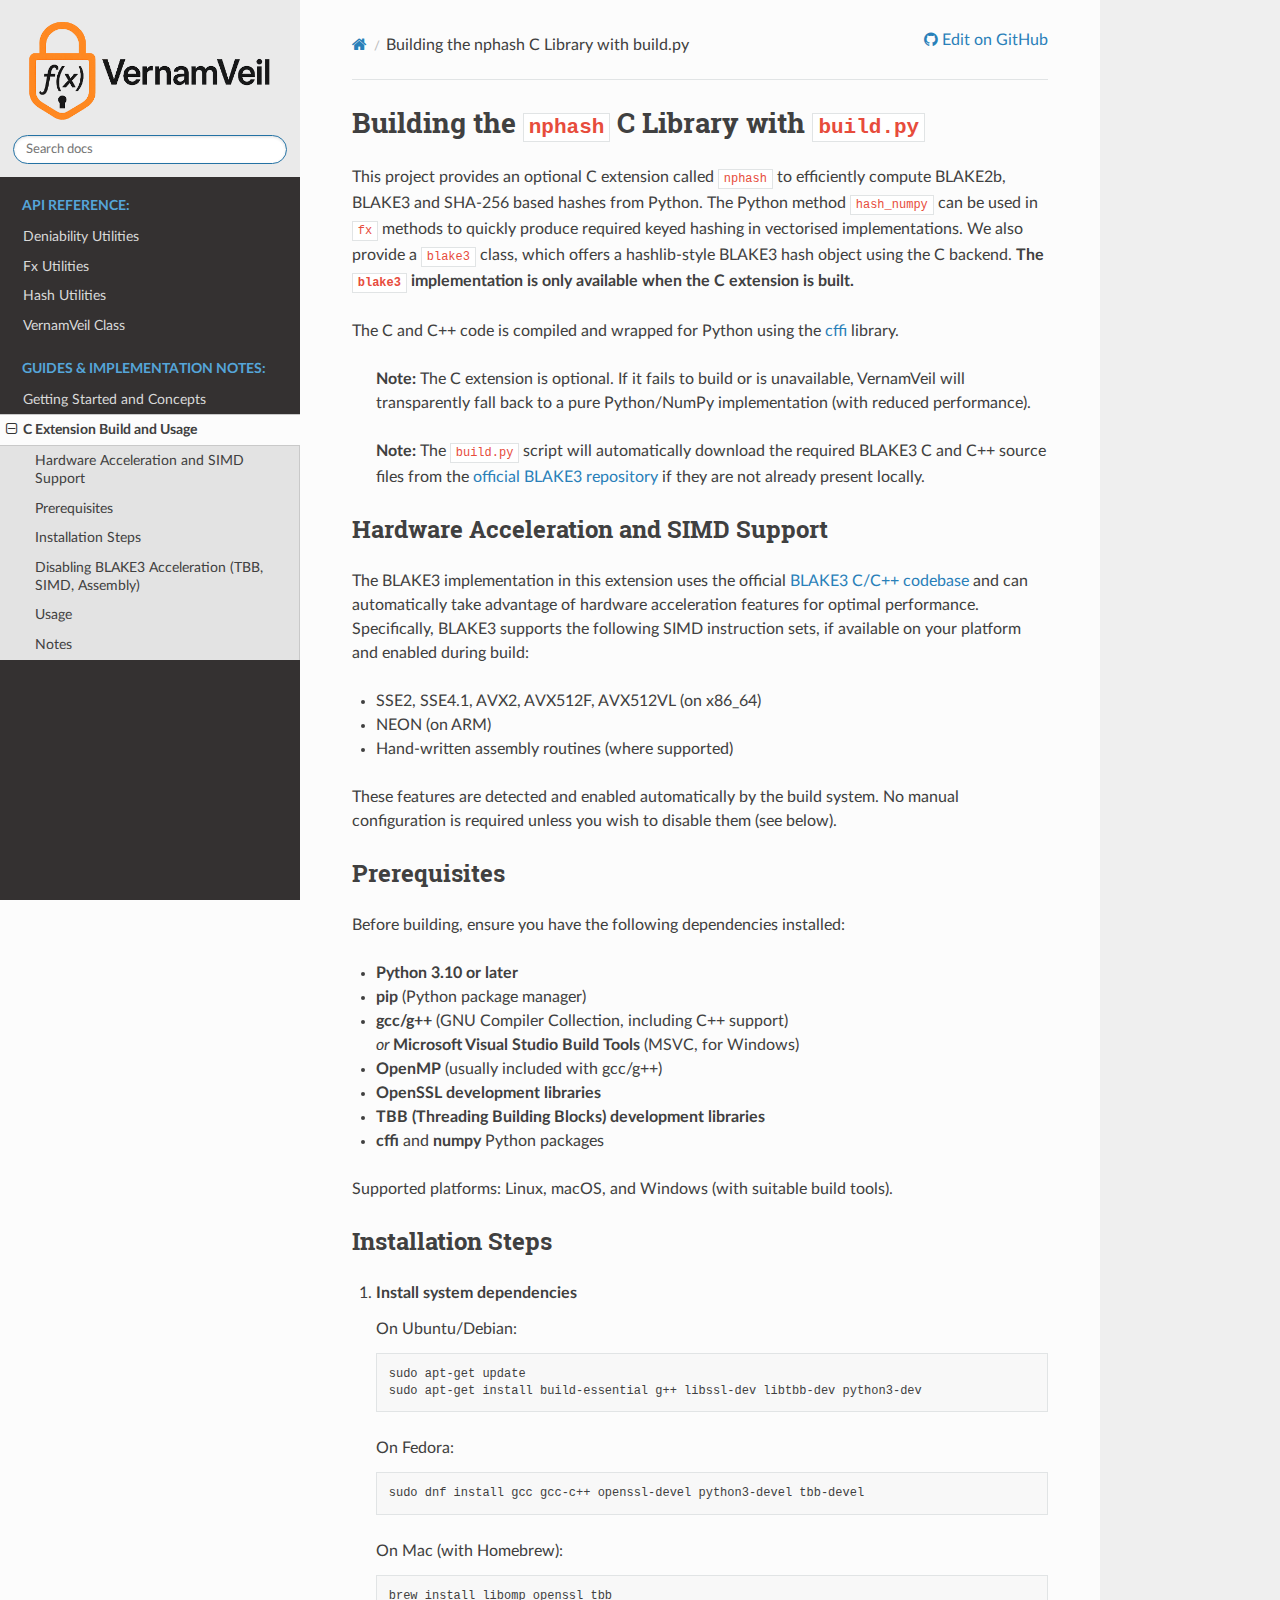
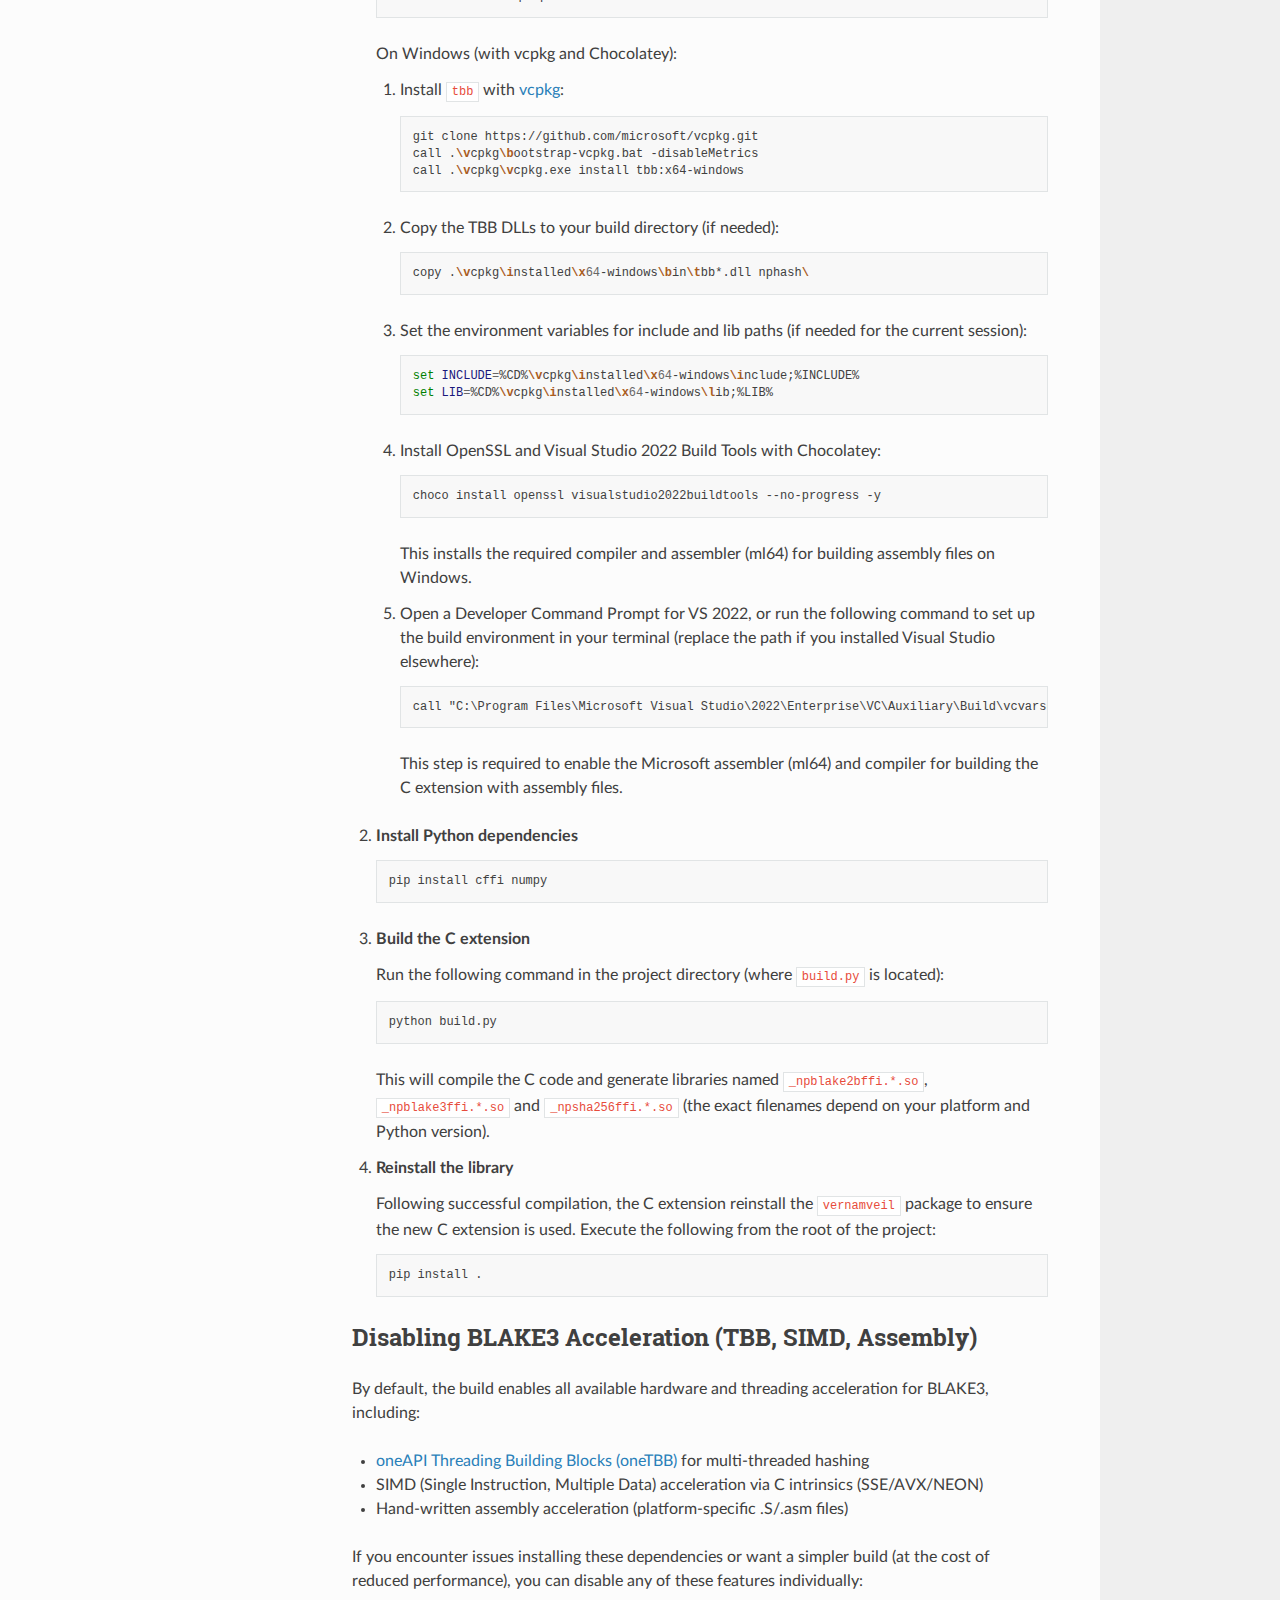
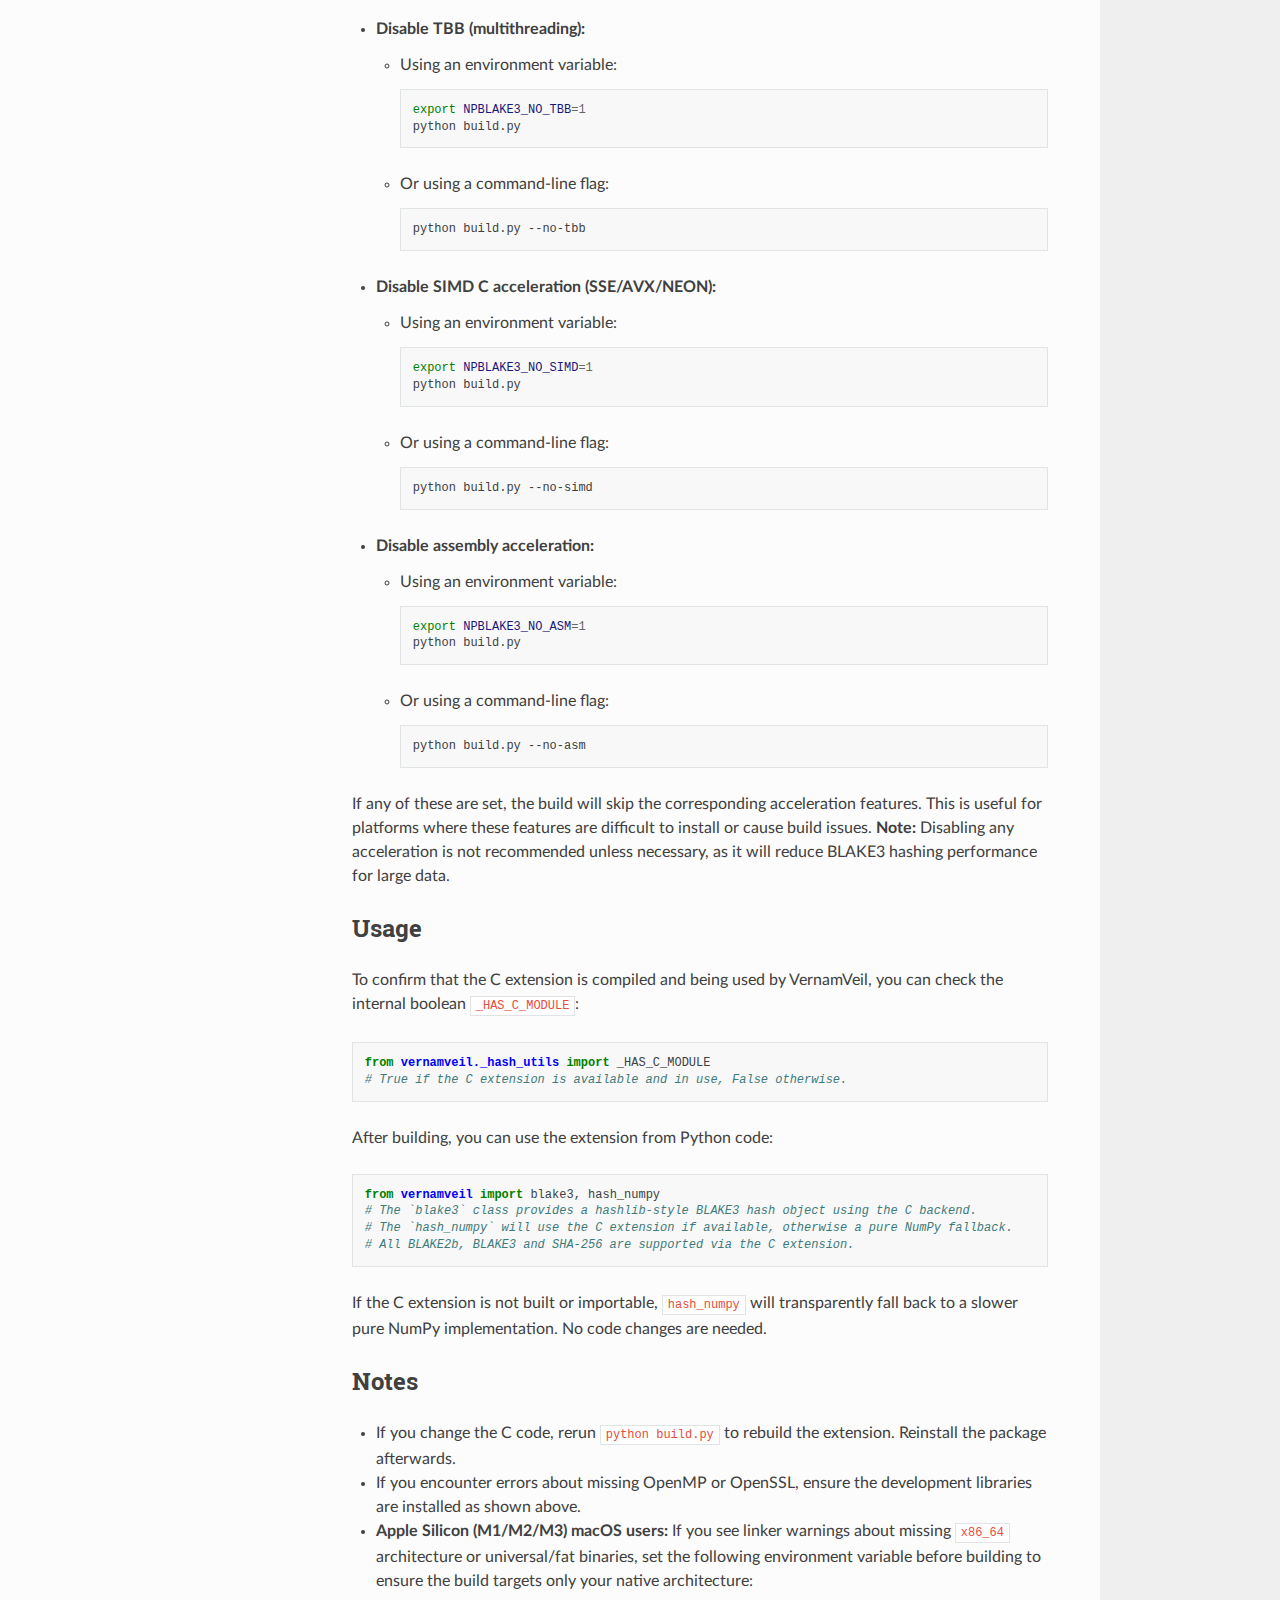
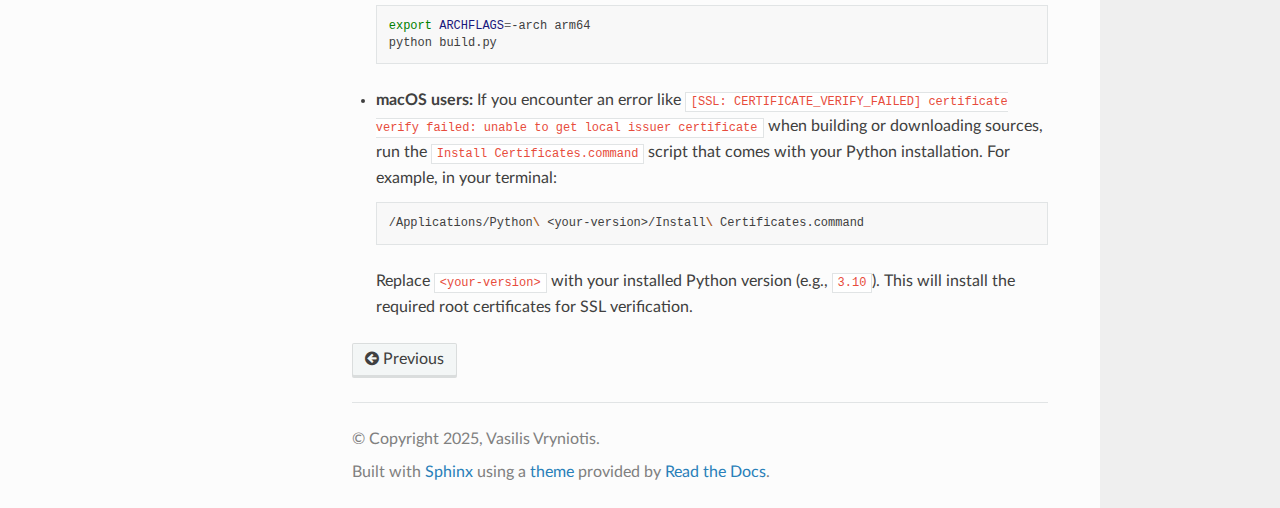
<file: nphash/README.html>
<!DOCTYPE html>
<html class="writer-html5" lang="en" data-content_root="../">
<head>
  <meta charset="utf-8" /><meta name="viewport" content="width=device-width, initial-scale=1" />

  <meta name="viewport" content="width=device-width, initial-scale=1.0" />
  <title>Building the nphash C Library with build.py &mdash; VernamVeil  documentation</title>
      <link rel="stylesheet" type="text/css" href="../_static/pygments.css?v=b86133f3" />
      <link rel="stylesheet" type="text/css" href="../_static/css/theme.css?v=e59714d7" />
      <link rel="stylesheet" type="text/css" href="../_static/custom.css?v=2f4979e8" />

  
    <link rel="shortcut icon" href="../_static/favicon.ico"/>
      <script src="../_static/jquery.js?v=5d32c60e"></script>
      <script src="../_static/_sphinx_javascript_frameworks_compat.js?v=2cd50e6c"></script>
      <script src="../_static/documentation_options.js?v=5929fcd5"></script>
      <script src="../_static/doctools.js?v=9bcbadda"></script>
      <script src="../_static/sphinx_highlight.js?v=dc90522c"></script>
    <script src="../_static/js/theme.js"></script>
    <link rel="index" title="Index" href="../genindex.html" />
    <link rel="search" title="Search" href="../search.html" />
    <link rel="prev" title="VernamVeil: A Function-Based Stream Cypher" href="../README.html" /> 
</head>

<body class="wy-body-for-nav"> 
  <div class="wy-grid-for-nav">
    <nav data-toggle="wy-nav-shift" class="wy-nav-side">
      <div class="wy-side-scroll">
        <div class="wy-side-nav-search" >

          
          
          <a href="../index.html" class="icon icon-home">
            VernamVeil
              <img src="../_static/logo.png" class="logo" alt="Logo"/>
          </a>
<div role="search">
  <form id="rtd-search-form" class="wy-form" action="../search.html" method="get">
    <input type="text" name="q" placeholder="Search docs" aria-label="Search docs" />
    <input type="hidden" name="check_keywords" value="yes" />
    <input type="hidden" name="area" value="default" />
  </form>
</div>
        </div><div class="wy-menu wy-menu-vertical" data-spy="affix" role="navigation" aria-label="Navigation menu">
              <p class="caption" role="heading"><span class="caption-text">API Reference:</span></p>
<ul>
<li class="toctree-l1"><a class="reference internal" href="../deniability_utils.html">Deniability Utilities</a></li>
<li class="toctree-l1"><a class="reference internal" href="../fx_utils.html">Fx Utilities</a></li>
<li class="toctree-l1"><a class="reference internal" href="../hash_utils.html">Hash Utilities</a></li>
<li class="toctree-l1"><a class="reference internal" href="../vernamveil.html">VernamVeil Class</a></li>
</ul>
<p class="caption" role="heading"><span class="caption-text">Guides &amp; Implementation Notes:</span></p>
<ul class="current">
<li class="toctree-l1"><a class="reference internal" href="../README.html">Getting Started and Concepts</a></li>
<li class="toctree-l1 current"><a class="current reference internal" href="#">C Extension Build and Usage</a><ul>
<li class="toctree-l2"><a class="reference internal" href="#hardware-acceleration-and-simd-support">Hardware Acceleration and SIMD Support</a></li>
<li class="toctree-l2"><a class="reference internal" href="#prerequisites">Prerequisites</a></li>
<li class="toctree-l2"><a class="reference internal" href="#installation-steps">Installation Steps</a></li>
<li class="toctree-l2"><a class="reference internal" href="#disabling-blake3-acceleration-tbb-simd-assembly">Disabling BLAKE3 Acceleration (TBB, SIMD, Assembly)</a></li>
<li class="toctree-l2"><a class="reference internal" href="#usage">Usage</a></li>
<li class="toctree-l2"><a class="reference internal" href="#notes">Notes</a></li>
</ul>
</li>
</ul>

        </div>
      </div>
    </nav>

    <section data-toggle="wy-nav-shift" class="wy-nav-content-wrap"><nav class="wy-nav-top" aria-label="Mobile navigation menu" >
          <i data-toggle="wy-nav-top" class="fa fa-bars"></i>
          <a href="../index.html">VernamVeil</a>
      </nav>

      <div class="wy-nav-content">
        <div class="rst-content">
          <div role="navigation" aria-label="Page navigation">
  <ul class="wy-breadcrumbs">
      <li><a href="../index.html" class="icon icon-home" aria-label="Home"></a></li>
      <li class="breadcrumb-item active">Building the <code class="docutils literal notranslate"><span class="pre">nphash</span></code> C Library with <code class="docutils literal notranslate"><span class="pre">build.py</span></code></li>
      <li class="wy-breadcrumbs-aside">
              <a href="https://github.com/datumbox/VernamVeil/blob/main/docs/nphash/README.md" class="fa fa-github"> Edit on GitHub</a>
      </li>
  </ul>
  <hr/>
</div>
          <div role="main" class="document" itemscope="itemscope" itemtype="http://schema.org/Article">
           <div itemprop="articleBody">
             
  <section id="building-the-nphash-c-library-with-build-py">
<h1>Building the <code class="docutils literal notranslate"><span class="pre">nphash</span></code> C Library with <code class="docutils literal notranslate"><span class="pre">build.py</span></code><a class="headerlink" href="#building-the-nphash-c-library-with-build-py" title="Link to this heading"></a></h1>
<p>This project provides an optional C extension called <code class="docutils literal notranslate"><span class="pre">nphash</span></code> to efficiently compute BLAKE2b, BLAKE3 and SHA-256 based hashes from Python. The Python method <code class="docutils literal notranslate"><span class="pre">hash_numpy</span></code> can be used in <code class="docutils literal notranslate"><span class="pre">fx</span></code> methods to quickly produce required keyed hashing in vectorised implementations. We also provide a <code class="docutils literal notranslate"><span class="pre">blake3</span></code> class, which offers a hashlib-style BLAKE3 hash object using the C backend. <strong>The <code class="docutils literal notranslate"><span class="pre">blake3</span></code> implementation is only available when the C extension is built.</strong></p>
<p>The C and C++ code is compiled and wrapped for Python using the <a class="reference external" href="https://cffi.readthedocs.io/en/latest/">cffi</a> library.</p>
<blockquote>
<div><p><strong>Note:</strong> The C extension is optional. If it fails to build or is unavailable, VernamVeil will transparently fall back to a pure Python/NumPy implementation (with reduced performance).</p>
</div></blockquote>
<blockquote>
<div><p><strong>Note:</strong> The <code class="docutils literal notranslate"><span class="pre">build.py</span></code> script will automatically download the required BLAKE3 C and C++ source files from the <a class="reference external" href="https://github.com/BLAKE3-team/BLAKE3">official BLAKE3 repository</a> if they are not already present locally.</p>
</div></blockquote>
<section id="hardware-acceleration-and-simd-support">
<h2>Hardware Acceleration and SIMD Support<a class="headerlink" href="#hardware-acceleration-and-simd-support" title="Link to this heading"></a></h2>
<p>The BLAKE3 implementation in this extension uses the official <a class="reference external" href="https://github.com/BLAKE3-team/BLAKE3/tree/master/c">BLAKE3 C/C++ codebase</a> and can automatically take advantage of hardware acceleration features for optimal performance. Specifically, BLAKE3 supports the following SIMD instruction sets, if available on your platform and enabled during build:</p>
<ul class="simple">
<li><p>SSE2, SSE4.1, AVX2, AVX512F, AVX512VL (on x86_64)</p></li>
<li><p>NEON (on ARM)</p></li>
<li><p>Hand-written assembly routines (where supported)</p></li>
</ul>
<p>These features are detected and enabled automatically by the build system. No manual configuration is required unless you wish to disable them (see below).</p>
</section>
<section id="prerequisites">
<h2>Prerequisites<a class="headerlink" href="#prerequisites" title="Link to this heading"></a></h2>
<p>Before building, ensure you have the following dependencies installed:</p>
<ul class="simple">
<li><p><strong>Python 3.10 or later</strong></p></li>
<li><p><strong>pip</strong> (Python package manager)</p></li>
<li><p><strong>gcc/g++</strong> (GNU Compiler Collection, including C++ support)<br />
<em>or</em> <strong>Microsoft Visual Studio Build Tools</strong> (MSVC, for Windows)</p></li>
<li><p><strong>OpenMP</strong> (usually included with gcc/g++)</p></li>
<li><p><strong>OpenSSL development libraries</strong></p></li>
<li><p><strong>TBB (Threading Building Blocks) development libraries</strong></p></li>
<li><p><strong>cffi</strong> and <strong>numpy</strong> Python packages</p></li>
</ul>
<p>Supported platforms: Linux, macOS, and Windows (with suitable build tools).</p>
</section>
<section id="installation-steps">
<h2>Installation Steps<a class="headerlink" href="#installation-steps" title="Link to this heading"></a></h2>
<ol class="arabic">
<li><p><strong>Install system dependencies</strong></p>
<p>On Ubuntu/Debian:</p>
<div class="highlight-bash notranslate"><div class="highlight"><pre><span></span>sudo<span class="w"> </span>apt-get<span class="w"> </span>update
sudo<span class="w"> </span>apt-get<span class="w"> </span>install<span class="w"> </span>build-essential<span class="w"> </span>g++<span class="w"> </span>libssl-dev<span class="w"> </span>libtbb-dev<span class="w"> </span>python3-dev
</pre></div>
</div>
<p>On Fedora:</p>
<div class="highlight-bash notranslate"><div class="highlight"><pre><span></span>sudo<span class="w"> </span>dnf<span class="w"> </span>install<span class="w"> </span>gcc<span class="w"> </span>gcc-c++<span class="w"> </span>openssl-devel<span class="w"> </span>python3-devel<span class="w"> </span>tbb-devel
</pre></div>
</div>
<p>On Mac (with Homebrew):</p>
<div class="highlight-bash notranslate"><div class="highlight"><pre><span></span>brew<span class="w"> </span>install<span class="w"> </span>libomp<span class="w"> </span>openssl<span class="w"> </span>tbb
</pre></div>
</div>
<p>On Windows (with vcpkg and Chocolatey):</p>
<ol class="arabic">
<li><p>Install <code class="docutils literal notranslate"><span class="pre">tbb</span></code> with <a class="reference external" href="https://github.com/microsoft/vcpkg">vcpkg</a>:</p>
<div class="highlight-bash notranslate"><div class="highlight"><pre><span></span>git<span class="w"> </span>clone<span class="w"> </span>https://github.com/microsoft/vcpkg.git
call<span class="w"> </span>.<span class="se">\v</span>cpkg<span class="se">\b</span>ootstrap-vcpkg.bat<span class="w"> </span>-disableMetrics
call<span class="w"> </span>.<span class="se">\v</span>cpkg<span class="se">\v</span>cpkg.exe<span class="w"> </span>install<span class="w"> </span>tbb:x64-windows
</pre></div>
</div>
</li>
<li><p>Copy the TBB DLLs to your build directory (if needed):</p>
<div class="highlight-bash notranslate"><div class="highlight"><pre><span></span>copy<span class="w"> </span>.<span class="se">\v</span>cpkg<span class="se">\i</span>nstalled<span class="se">\x</span><span class="m">64</span>-windows<span class="se">\b</span>in<span class="se">\t</span>bb*.dll<span class="w"> </span>nphash<span class="se">\</span>
</pre></div>
</div>
</li>
<li><p>Set the environment variables for include and lib paths (if needed for the current session):</p>
<div class="highlight-bash notranslate"><div class="highlight"><pre><span></span><span class="nb">set</span><span class="w"> </span><span class="nv">INCLUDE</span><span class="o">=</span>%CD%<span class="se">\v</span>cpkg<span class="se">\i</span>nstalled<span class="se">\x</span><span class="m">64</span>-windows<span class="se">\i</span>nclude<span class="p">;</span>%INCLUDE%
<span class="nb">set</span><span class="w"> </span><span class="nv">LIB</span><span class="o">=</span>%CD%<span class="se">\v</span>cpkg<span class="se">\i</span>nstalled<span class="se">\x</span><span class="m">64</span>-windows<span class="se">\l</span>ib<span class="p">;</span>%LIB%
</pre></div>
</div>
</li>
<li><p>Install OpenSSL and Visual Studio 2022 Build Tools with Chocolatey:</p>
<div class="highlight-bash notranslate"><div class="highlight"><pre><span></span>choco<span class="w"> </span>install<span class="w"> </span>openssl<span class="w"> </span>visualstudio2022buildtools<span class="w"> </span>--no-progress<span class="w"> </span>-y
</pre></div>
</div>
<p>This installs the required compiler and assembler (ml64) for building assembly files on Windows.</p>
</li>
<li><p>Open a Developer Command Prompt for VS 2022, or run the following command to set up the build environment in your terminal (replace the path if you installed Visual Studio elsewhere):</p>
<div class="highlight-cmd notranslate"><div class="highlight"><pre><span></span>call &quot;C:\Program Files\Microsoft Visual Studio\2022\Enterprise\VC\Auxiliary\Build\vcvars64.bat&quot;
</pre></div>
</div>
<p>This step is required to enable the Microsoft assembler (ml64) and compiler for building the C extension with assembly files.</p>
</li>
</ol>
</li>
<li><p><strong>Install Python dependencies</strong></p>
<div class="highlight-bash notranslate"><div class="highlight"><pre><span></span>pip<span class="w"> </span>install<span class="w"> </span>cffi<span class="w"> </span>numpy
</pre></div>
</div>
</li>
<li><p><strong>Build the C extension</strong></p>
<p>Run the following command in the project directory (where <code class="docutils literal notranslate"><span class="pre">build.py</span></code> is located):</p>
<div class="highlight-bash notranslate"><div class="highlight"><pre><span></span>python<span class="w"> </span>build.py
</pre></div>
</div>
<p>This will compile the C code and generate libraries named <code class="docutils literal notranslate"><span class="pre">_npblake2bffi.*.so</span></code>, <code class="docutils literal notranslate"><span class="pre">_npblake3ffi.*.so</span></code>  and <code class="docutils literal notranslate"><span class="pre">_npsha256ffi.*.so</span></code> (the exact filenames depend on your platform and Python version).</p>
</li>
<li><p><strong>Reinstall the library</strong></p>
<p>Following successful compilation, the C extension reinstall the <code class="docutils literal notranslate"><span class="pre">vernamveil</span></code> package to ensure the new C extension is used. Execute the following from the root of the project:</p>
<div class="highlight-bash notranslate"><div class="highlight"><pre><span></span>pip<span class="w"> </span>install<span class="w"> </span>.
</pre></div>
</div>
</li>
</ol>
</section>
<section id="disabling-blake3-acceleration-tbb-simd-assembly">
<h2>Disabling BLAKE3 Acceleration (TBB, SIMD, Assembly)<a class="headerlink" href="#disabling-blake3-acceleration-tbb-simd-assembly" title="Link to this heading"></a></h2>
<p>By default, the build enables all available hardware and threading acceleration for BLAKE3, including:</p>
<ul class="simple">
<li><p><a class="reference external" href="https://uxlfoundation.github.io/oneTBB/">oneAPI Threading Building Blocks (oneTBB)</a> for multi-threaded hashing</p></li>
<li><p>SIMD (Single Instruction, Multiple Data) acceleration via C intrinsics (SSE/AVX/NEON)</p></li>
<li><p>Hand-written assembly acceleration (platform-specific .S/.asm files)</p></li>
</ul>
<p>If you encounter issues installing these dependencies or want a simpler build (at the cost of reduced performance), you can disable any of these features individually:</p>
<ul>
<li><p><strong>Disable TBB (multithreading):</strong></p>
<ul>
<li><p>Using an environment variable:</p>
<div class="highlight-bash notranslate"><div class="highlight"><pre><span></span><span class="nb">export</span><span class="w"> </span><span class="nv">NPBLAKE3_NO_TBB</span><span class="o">=</span><span class="m">1</span>
python<span class="w"> </span>build.py
</pre></div>
</div>
</li>
<li><p>Or using a command-line flag:</p>
<div class="highlight-bash notranslate"><div class="highlight"><pre><span></span>python<span class="w"> </span>build.py<span class="w"> </span>--no-tbb
</pre></div>
</div>
</li>
</ul>
</li>
<li><p><strong>Disable SIMD C acceleration (SSE/AVX/NEON):</strong></p>
<ul>
<li><p>Using an environment variable:</p>
<div class="highlight-bash notranslate"><div class="highlight"><pre><span></span><span class="nb">export</span><span class="w"> </span><span class="nv">NPBLAKE3_NO_SIMD</span><span class="o">=</span><span class="m">1</span>
python<span class="w"> </span>build.py
</pre></div>
</div>
</li>
<li><p>Or using a command-line flag:</p>
<div class="highlight-bash notranslate"><div class="highlight"><pre><span></span>python<span class="w"> </span>build.py<span class="w"> </span>--no-simd
</pre></div>
</div>
</li>
</ul>
</li>
<li><p><strong>Disable assembly acceleration:</strong></p>
<ul>
<li><p>Using an environment variable:</p>
<div class="highlight-bash notranslate"><div class="highlight"><pre><span></span><span class="nb">export</span><span class="w"> </span><span class="nv">NPBLAKE3_NO_ASM</span><span class="o">=</span><span class="m">1</span>
python<span class="w"> </span>build.py
</pre></div>
</div>
</li>
<li><p>Or using a command-line flag:</p>
<div class="highlight-bash notranslate"><div class="highlight"><pre><span></span>python<span class="w"> </span>build.py<span class="w"> </span>--no-asm
</pre></div>
</div>
</li>
</ul>
</li>
</ul>
<p>If any of these are set, the build will skip the corresponding acceleration features. This is useful for platforms where these features are difficult to install or cause build issues. <strong>Note:</strong> Disabling any acceleration is not recommended unless necessary, as it will reduce BLAKE3 hashing performance for large data.</p>
</section>
<section id="usage">
<h2>Usage<a class="headerlink" href="#usage" title="Link to this heading"></a></h2>
<p>To confirm that the C extension is compiled and being used by VernamVeil, you can check the internal boolean <code class="docutils literal notranslate"><span class="pre">_HAS_C_MODULE</span></code>:</p>
<div class="highlight-python notranslate"><div class="highlight"><pre><span></span><span class="kn">from</span><span class="w"> </span><span class="nn">vernamveil._hash_utils</span><span class="w"> </span><span class="kn">import</span> <span class="n">_HAS_C_MODULE</span>
<span class="c1"># True if the C extension is available and in use, False otherwise.</span>
</pre></div>
</div>
<p>After building, you can use the extension from Python code:</p>
<div class="highlight-python notranslate"><div class="highlight"><pre><span></span><span class="kn">from</span><span class="w"> </span><span class="nn">vernamveil</span><span class="w"> </span><span class="kn">import</span> <span class="n">blake3</span><span class="p">,</span> <span class="n">hash_numpy</span>
<span class="c1"># The `blake3` class provides a hashlib-style BLAKE3 hash object using the C backend.</span>
<span class="c1"># The `hash_numpy` will use the C extension if available, otherwise a pure NumPy fallback.</span>
<span class="c1"># All BLAKE2b, BLAKE3 and SHA-256 are supported via the C extension.</span>
</pre></div>
</div>
<p>If the C extension is not built or importable, <code class="docutils literal notranslate"><span class="pre">hash_numpy</span></code> will transparently fall back to a slower pure NumPy implementation. No code changes are needed.</p>
</section>
<section id="notes">
<h2>Notes<a class="headerlink" href="#notes" title="Link to this heading"></a></h2>
<ul>
<li><p>If you change the C code, rerun <code class="docutils literal notranslate"><span class="pre">python</span> <span class="pre">build.py</span></code> to rebuild the extension. Reinstall the package afterwards.</p></li>
<li><p>If you encounter errors about missing OpenMP or OpenSSL, ensure the development libraries are installed as shown above.</p></li>
<li><p><strong>Apple Silicon (M1/M2/M3) macOS users:</strong> If you see linker warnings about missing <code class="docutils literal notranslate"><span class="pre">x86_64</span></code> architecture or universal/fat binaries, set the following environment variable before building to ensure the build targets only your native architecture:</p>
<div class="highlight-bash notranslate"><div class="highlight"><pre><span></span><span class="nb">export</span><span class="w"> </span><span class="nv">ARCHFLAGS</span><span class="o">=</span>-arch<span class="w"> </span>arm64
python<span class="w"> </span>build.py
</pre></div>
</div>
</li>
<li><p><strong>macOS users:</strong> If you encounter an error like <code class="docutils literal notranslate"><span class="pre">[SSL:</span> <span class="pre">CERTIFICATE_VERIFY_FAILED]</span> <span class="pre">certificate</span> <span class="pre">verify</span> <span class="pre">failed:</span> <span class="pre">unable</span> <span class="pre">to</span> <span class="pre">get</span> <span class="pre">local</span> <span class="pre">issuer</span> <span class="pre">certificate</span></code> when building or downloading sources, run the <code class="docutils literal notranslate"><span class="pre">Install</span> <span class="pre">Certificates.command</span></code> script that comes with your Python installation. For example, in your terminal:</p>
<div class="highlight-bash notranslate"><div class="highlight"><pre><span></span>/Applications/Python<span class="se">\ </span>&lt;your-version&gt;/Install<span class="se">\ </span>Certificates.command
</pre></div>
</div>
<p>Replace <code class="docutils literal notranslate"><span class="pre">&lt;your-version&gt;</span></code> with your installed Python version (e.g., <code class="docutils literal notranslate"><span class="pre">3.10</span></code>). This will install the required root certificates for SSL verification.</p>
</li>
</ul>
</section>
</section>


           </div>
          </div>
          <footer><div class="rst-footer-buttons" role="navigation" aria-label="Footer">
        <a href="../README.html" class="btn btn-neutral float-left" title="VernamVeil: A Function-Based Stream Cypher" accesskey="p" rel="prev"><span class="fa fa-arrow-circle-left" aria-hidden="true"></span> Previous</a>
    </div>

  <hr/>

  <div role="contentinfo">
    <p>&#169; Copyright 2025, Vasilis Vryniotis.</p>
  </div>

  Built with <a href="https://www.sphinx-doc.org/">Sphinx</a> using a
    <a href="https://github.com/readthedocs/sphinx_rtd_theme">theme</a>
    provided by <a href="https://readthedocs.org">Read the Docs</a>.
   

</footer>
        </div>
      </div>
    </section>
  </div>
  <script>
      jQuery(function () {
          SphinxRtdTheme.Navigation.enable(true);
      });
  </script> 

</body>
</html>
</file>
<file: _static/pygments.css>
pre { line-height: 125%; }
td.linenos .normal { color: inherit; background-color: transparent; padding-left: 5px; padding-right: 5px; }
span.linenos { color: inherit; background-color: transparent; padding-left: 5px; padding-right: 5px; }
td.linenos .special { color: #000000; background-color: #ffffc0; padding-left: 5px; padding-right: 5px; }
span.linenos.special { color: #000000; background-color: #ffffc0; padding-left: 5px; padding-right: 5px; }
.highlight .hll { background-color: #ffffcc }
.highlight { background: #f8f8f8; }
.highlight .c { color: #3D7B7B; font-style: italic } /* Comment */
.highlight .err { border: 1px solid #F00 } /* Error */
.highlight .k { color: #008000; font-weight: bold } /* Keyword */
.highlight .o { color: #666 } /* Operator */
.highlight .ch { color: #3D7B7B; font-style: italic } /* Comment.Hashbang */
.highlight .cm { color: #3D7B7B; font-style: italic } /* Comment.Multiline */
.highlight .cp { color: #9C6500 } /* Comment.Preproc */
.highlight .cpf { color: #3D7B7B; font-style: italic } /* Comment.PreprocFile */
.highlight .c1 { color: #3D7B7B; font-style: italic } /* Comment.Single */
.highlight .cs { color: #3D7B7B; font-style: italic } /* Comment.Special */
.highlight .gd { color: #A00000 } /* Generic.Deleted */
.highlight .ge { font-style: italic } /* Generic.Emph */
.highlight .ges { font-weight: bold; font-style: italic } /* Generic.EmphStrong */
.highlight .gr { color: #E40000 } /* Generic.Error */
.highlight .gh { color: #000080; font-weight: bold } /* Generic.Heading */
.highlight .gi { color: #008400 } /* Generic.Inserted */
.highlight .go { color: #717171 } /* Generic.Output */
.highlight .gp { color: #000080; font-weight: bold } /* Generic.Prompt */
.highlight .gs { font-weight: bold } /* Generic.Strong */
.highlight .gu { color: #800080; font-weight: bold } /* Generic.Subheading */
.highlight .gt { color: #04D } /* Generic.Traceback */
.highlight .kc { color: #008000; font-weight: bold } /* Keyword.Constant */
.highlight .kd { color: #008000; font-weight: bold } /* Keyword.Declaration */
.highlight .kn { color: #008000; font-weight: bold } /* Keyword.Namespace */
.highlight .kp { color: #008000 } /* Keyword.Pseudo */
.highlight .kr { color: #008000; font-weight: bold } /* Keyword.Reserved */
.highlight .kt { color: #B00040 } /* Keyword.Type */
.highlight .m { color: #666 } /* Literal.Number */
.highlight .s { color: #BA2121 } /* Literal.String */
.highlight .na { color: #687822 } /* Name.Attribute */
.highlight .nb { color: #008000 } /* Name.Builtin */
.highlight .nc { color: #00F; font-weight: bold } /* Name.Class */
.highlight .no { color: #800 } /* Name.Constant */
.highlight .nd { color: #A2F } /* Name.Decorator */
.highlight .ni { color: #717171; font-weight: bold } /* Name.Entity */
.highlight .ne { color: #CB3F38; font-weight: bold } /* Name.Exception */
.highlight .nf { color: #00F } /* Name.Function */
.highlight .nl { color: #767600 } /* Name.Label */
.highlight .nn { color: #00F; font-weight: bold } /* Name.Namespace */
.highlight .nt { color: #008000; font-weight: bold } /* Name.Tag */
.highlight .nv { color: #19177C } /* Name.Variable */
.highlight .ow { color: #A2F; font-weight: bold } /* Operator.Word */
.highlight .w { color: #BBB } /* Text.Whitespace */
.highlight .mb { color: #666 } /* Literal.Number.Bin */
.highlight .mf { color: #666 } /* Literal.Number.Float */
.highlight .mh { color: #666 } /* Literal.Number.Hex */
.highlight .mi { color: #666 } /* Literal.Number.Integer */
.highlight .mo { color: #666 } /* Literal.Number.Oct */
.highlight .sa { color: #BA2121 } /* Literal.String.Affix */
.highlight .sb { color: #BA2121 } /* Literal.String.Backtick */
.highlight .sc { color: #BA2121 } /* Literal.String.Char */
.highlight .dl { color: #BA2121 } /* Literal.String.Delimiter */
.highlight .sd { color: #BA2121; font-style: italic } /* Literal.String.Doc */
.highlight .s2 { color: #BA2121 } /* Literal.String.Double */
.highlight .se { color: #AA5D1F; font-weight: bold } /* Literal.String.Escape */
.highlight .sh { color: #BA2121 } /* Literal.String.Heredoc */
.highlight .si { color: #A45A77; font-weight: bold } /* Literal.String.Interpol */
.highlight .sx { color: #008000 } /* Literal.String.Other */
.highlight .sr { color: #A45A77 } /* Literal.String.Regex */
.highlight .s1 { color: #BA2121 } /* Literal.String.Single */
.highlight .ss { color: #19177C } /* Literal.String.Symbol */
.highlight .bp { color: #008000 } /* Name.Builtin.Pseudo */
.highlight .fm { color: #00F } /* Name.Function.Magic */
.highlight .vc { color: #19177C } /* Name.Variable.Class */
.highlight .vg { color: #19177C } /* Name.Variable.Global */
.highlight .vi { color: #19177C } /* Name.Variable.Instance */
.highlight .vm { color: #19177C } /* Name.Variable.Magic */
.highlight .il { color: #666 } /* Literal.Number.Integer.Long */
</file>
<file: _static/css/theme.css>
html{box-sizing:border-box}*,:after,:before{box-sizing:inherit}article,aside,details,figcaption,figure,footer,header,hgroup,nav,section{display:block}audio,canvas,video{display:inline-block;*display:inline;*zoom:1}[hidden],audio:not([controls]){display:none}*{-webkit-box-sizing:border-box;-moz-box-sizing:border-box;box-sizing:border-box}html{font-size:100%;-webkit-text-size-adjust:100%;-ms-text-size-adjust:100%}body{margin:0}a:active,a:hover{outline:0}abbr[title]{border-bottom:1px dotted}b,strong{font-weight:700}blockquote{margin:0}dfn{font-style:italic}ins{background:#ff9;text-decoration:none}ins,mark{color:#000}mark{background:#ff0;font-style:italic;font-weight:700}.rst-content code,.rst-content tt,code,kbd,pre,samp{font-family:monospace,serif;_font-family:courier new,monospace;font-size:1em}pre{white-space:pre}q{quotes:none}q:after,q:before{content:"";content:none}small{font-size:85%}sub,sup{font-size:75%;line-height:0;position:relative;vertical-align:baseline}sup{top:-.5em}sub{bottom:-.25em}dl,ol,ul{margin:0;padding:0;list-style:none;list-style-image:none}li{list-style:none}dd{margin:0}img{border:0;-ms-interpolation-mode:bicubic;vertical-align:middle;max-width:100%}svg:not(:root){overflow:hidden}figure,form{margin:0}label{cursor:pointer}button,input,select,textarea{font-size:100%;margin:0;vertical-align:baseline;*vertical-align:middle}button,input{line-height:normal}button,input[type=button],input[type=reset],input[type=submit]{cursor:pointer;-webkit-appearance:button;*overflow:visible}button[disabled],input[disabled]{cursor:default}input[type=search]{-webkit-appearance:textfield;-moz-box-sizing:content-box;-webkit-box-sizing:content-box;box-sizing:content-box}textarea{resize:vertical}table{border-collapse:collapse;border-spacing:0}td{vertical-align:top}.chromeframe{margin:.2em 0;background:#ccc;color:#000;padding:.2em 0}.ir{display:block;border:0;text-indent:-999em;overflow:hidden;background-color:transparent;background-repeat:no-repeat;text-align:left;direction:ltr;*line-height:0}.ir br{display:none}.hidden{display:none!important;visibility:hidden}.visuallyhidden{border:0;clip:rect(0 0 0 0);height:1px;margin:-1px;overflow:hidden;padding:0;position:absolute;width:1px}.visuallyhidden.focusable:active,.visuallyhidden.focusable:focus{clip:auto;height:auto;margin:0;overflow:visible;position:static;width:auto}.invisible{visibility:hidden}.relative{position:relative}big,small{font-size:100%}@media print{body,html,section{background:none!important}*{box-shadow:none!important;text-shadow:none!important;filter:none!important;-ms-filter:none!important}a,a:visited{text-decoration:underline}.ir a:after,a[href^="#"]:after,a[href^="javascript:"]:after{content:""}blockquote,pre{page-break-inside:avoid}thead{display:table-header-group}img,tr{page-break-inside:avoid}img{max-width:100%!important}@page{margin:.5cm}.rst-content .toctree-wrapper>p.caption,h2,h3,p{orphans:3;widows:3}.rst-content .toctree-wrapper>p.caption,h2,h3{page-break-after:avoid}}.btn,.fa:before,.icon:before,.rst-content .admonition,.rst-content .admonition-title:before,.rst-content .admonition-todo,.rst-content .attention,.rst-content .caution,.rst-content .code-block-caption .headerlink:before,.rst-content .danger,.rst-content .eqno .headerlink:before,.rst-content .error,.rst-content .hint,.rst-content .important,.rst-content .note,.rst-content .seealso,.rst-content .tip,.rst-content .warning,.rst-content code.download span:first-child:before,.rst-content dl dt .headerlink:before,.rst-content h1 .headerlink:before,.rst-content h2 .headerlink:before,.rst-content h3 .headerlink:before,.rst-content h4 .headerlink:before,.rst-content h5 .headerlink:before,.rst-content h6 .headerlink:before,.rst-content p.caption .headerlink:before,.rst-content p .headerlink:before,.rst-content table>caption .headerlink:before,.rst-content tt.download span:first-child:before,.wy-alert,.wy-dropdown .caret:before,.wy-inline-validate.wy-inline-validate-danger .wy-input-context:before,.wy-inline-validate.wy-inline-validate-info .wy-input-context:before,.wy-inline-validate.wy-inline-validate-success .wy-input-context:before,.wy-inline-validate.wy-inline-validate-warning .wy-input-context:before,.wy-menu-vertical li.current>a button.toctree-expand:before,.wy-menu-vertical li.on a button.toctree-expand:before,.wy-menu-vertical li button.toctree-expand:before,input[type=color],input[type=date],input[type=datetime-local],input[type=datetime],input[type=email],input[type=month],input[type=number],input[type=password],input[type=search],input[type=tel],input[type=text],input[type=time],input[type=url],input[type=week],select,textarea{-webkit-font-smoothing:antialiased}.clearfix{*zoom:1}.clearfix:after,.clearfix:before{display:table;content:""}.clearfix:after{clear:both}/*!
 *  Font Awesome 4.7.0 by @davegandy - http://fontawesome.io - @fontawesome
 *  License - http://fontawesome.io/license (Font: SIL OFL 1.1, CSS: MIT License)
 */@font-face{font-family:FontAwesome;src:url(fonts/fontawesome-webfont.eot?674f50d287a8c48dc19ba404d20fe713);src:url(fonts/fontawesome-webfont.eot?674f50d287a8c48dc19ba404d20fe713?#iefix&v=4.7.0) format("embedded-opentype"),url(fonts/fontawesome-webfont.woff2?af7ae505a9eed503f8b8e6982036873e) format("woff2"),url(fonts/fontawesome-webfont.woff?fee66e712a8a08eef5805a46892932ad) format("woff"),url(fonts/fontawesome-webfont.ttf?b06871f281fee6b241d60582ae9369b9) format("truetype"),url(fonts/fontawesome-webfont.svg?912ec66d7572ff821749319396470bde#fontawesomeregular) format("svg");font-weight:400;font-style:normal}.fa,.icon,.rst-content .admonition-title,.rst-content .code-block-caption .headerlink,.rst-content .eqno .headerlink,.rst-content code.download span:first-child,.rst-content dl dt .headerlink,.rst-content h1 .headerlink,.rst-content h2 .headerlink,.rst-content h3 .headerlink,.rst-content h4 .headerlink,.rst-content h5 .headerlink,.rst-content h6 .headerlink,.rst-content p.caption .headerlink,.rst-content p .headerlink,.rst-content table>caption .headerlink,.rst-content tt.download span:first-child,.wy-menu-vertical li.current>a button.toctree-expand,.wy-menu-vertical li.on a button.toctree-expand,.wy-menu-vertical li button.toctree-expand{display:inline-block;font:normal normal normal 14px/1 FontAwesome;font-size:inherit;text-rendering:auto;-webkit-font-smoothing:antialiased;-moz-osx-font-smoothing:grayscale}.fa-lg{font-size:1.33333em;line-height:.75em;vertical-align:-15%}.fa-2x{font-size:2em}.fa-3x{font-size:3em}.fa-4x{font-size:4em}.fa-5x{font-size:5em}.fa-fw{width:1.28571em;text-align:center}.fa-ul{padding-left:0;margin-left:2.14286em;list-style-type:none}.fa-ul>li{position:relative}.fa-li{position:absolute;left:-2.14286em;width:2.14286em;top:.14286em;text-align:center}.fa-li.fa-lg{left:-1.85714em}.fa-border{padding:.2em .25em .15em;border:.08em solid #eee;border-radius:.1em}.fa-pull-left{float:left}.fa-pull-right{float:right}.fa-pull-left.icon,.fa.fa-pull-left,.rst-content .code-block-caption .fa-pull-left.headerlink,.rst-content .eqno .fa-pull-left.headerlink,.rst-content .fa-pull-left.admonition-title,.rst-content code.download span.fa-pull-left:first-child,.rst-content dl dt .fa-pull-left.headerlink,.rst-content h1 .fa-pull-left.headerlink,.rst-content h2 .fa-pull-left.headerlink,.rst-content h3 .fa-pull-left.headerlink,.rst-content h4 .fa-pull-left.headerlink,.rst-content h5 .fa-pull-left.headerlink,.rst-content h6 .fa-pull-left.headerlink,.rst-content p .fa-pull-left.headerlink,.rst-content table>caption .fa-pull-left.headerlink,.rst-content tt.download span.fa-pull-left:first-child,.wy-menu-vertical li.current>a button.fa-pull-left.toctree-expand,.wy-menu-vertical li.on a button.fa-pull-left.toctree-expand,.wy-menu-vertical li button.fa-pull-left.toctree-expand{margin-right:.3em}.fa-pull-right.icon,.fa.fa-pull-right,.rst-content .code-block-caption .fa-pull-right.headerlink,.rst-content .eqno .fa-pull-right.headerlink,.rst-content .fa-pull-right.admonition-title,.rst-content code.download span.fa-pull-right:first-child,.rst-content dl dt .fa-pull-right.headerlink,.rst-content h1 .fa-pull-right.headerlink,.rst-content h2 .fa-pull-right.headerlink,.rst-content h3 .fa-pull-right.headerlink,.rst-content h4 .fa-pull-right.headerlink,.rst-content h5 .fa-pull-right.headerlink,.rst-content h6 .fa-pull-right.headerlink,.rst-content p .fa-pull-right.headerlink,.rst-content table>caption .fa-pull-right.headerlink,.rst-content tt.download span.fa-pull-right:first-child,.wy-menu-vertical li.current>a button.fa-pull-right.toctree-expand,.wy-menu-vertical li.on a button.fa-pull-right.toctree-expand,.wy-menu-vertical li button.fa-pull-right.toctree-expand{margin-left:.3em}.pull-right{float:right}.pull-left{float:left}.fa.pull-left,.pull-left.icon,.rst-content .code-block-caption .pull-left.headerlink,.rst-content .eqno .pull-left.headerlink,.rst-content .pull-left.admonition-title,.rst-content code.download span.pull-left:first-child,.rst-content dl dt .pull-left.headerlink,.rst-content h1 .pull-left.headerlink,.rst-content h2 .pull-left.headerlink,.rst-content h3 .pull-left.headerlink,.rst-content h4 .pull-left.headerlink,.rst-content h5 .pull-left.headerlink,.rst-content h6 .pull-left.headerlink,.rst-content p .pull-left.headerlink,.rst-content table>caption .pull-left.headerlink,.rst-content tt.download span.pull-left:first-child,.wy-menu-vertical li.current>a button.pull-left.toctree-expand,.wy-menu-vertical li.on a button.pull-left.toctree-expand,.wy-menu-vertical li button.pull-left.toctree-expand{margin-right:.3em}.fa.pull-right,.pull-right.icon,.rst-content .code-block-caption .pull-right.headerlink,.rst-content .eqno .pull-right.headerlink,.rst-content .pull-right.admonition-title,.rst-content code.download span.pull-right:first-child,.rst-content dl dt .pull-right.headerlink,.rst-content h1 .pull-right.headerlink,.rst-content h2 .pull-right.headerlink,.rst-content h3 .pull-right.headerlink,.rst-content h4 .pull-right.headerlink,.rst-content h5 .pull-right.headerlink,.rst-content h6 .pull-right.headerlink,.rst-content p .pull-right.headerlink,.rst-content table>caption .pull-right.headerlink,.rst-content tt.download span.pull-right:first-child,.wy-menu-vertical li.current>a button.pull-right.toctree-expand,.wy-menu-vertical li.on a button.pull-right.toctree-expand,.wy-menu-vertical li button.pull-right.toctree-expand{margin-left:.3em}.fa-spin{-webkit-animation:fa-spin 2s linear infinite;animation:fa-spin 2s linear infinite}.fa-pulse{-webkit-animation:fa-spin 1s steps(8) infinite;animation:fa-spin 1s steps(8) infinite}@-webkit-keyframes fa-spin{0%{-webkit-transform:rotate(0deg);transform:rotate(0deg)}to{-webkit-transform:rotate(359deg);transform:rotate(359deg)}}@keyframes fa-spin{0%{-webkit-transform:rotate(0deg);transform:rotate(0deg)}to{-webkit-transform:rotate(359deg);transform:rotate(359deg)}}.fa-rotate-90{-ms-filter:"progid:DXImageTransform.Microsoft.BasicImage(rotation=1)";-webkit-transform:rotate(90deg);-ms-transform:rotate(90deg);transform:rotate(90deg)}.fa-rotate-180{-ms-filter:"progid:DXImageTransform.Microsoft.BasicImage(rotation=2)";-webkit-transform:rotate(180deg);-ms-transform:rotate(180deg);transform:rotate(180deg)}.fa-rotate-270{-ms-filter:"progid:DXImageTransform.Microsoft.BasicImage(rotation=3)";-webkit-transform:rotate(270deg);-ms-transform:rotate(270deg);transform:rotate(270deg)}.fa-flip-horizontal{-ms-filter:"progid:DXImageTransform.Microsoft.BasicImage(rotation=0, mirror=1)";-webkit-transform:scaleX(-1);-ms-transform:scaleX(-1);transform:scaleX(-1)}.fa-flip-vertical{-ms-filter:"progid:DXImageTransform.Microsoft.BasicImage(rotation=2, mirror=1)";-webkit-transform:scaleY(-1);-ms-transform:scaleY(-1);transform:scaleY(-1)}:root .fa-flip-horizontal,:root .fa-flip-vertical,:root .fa-rotate-90,:root .fa-rotate-180,:root .fa-rotate-270{filter:none}.fa-stack{position:relative;display:inline-block;width:2em;height:2em;line-height:2em;vertical-align:middle}.fa-stack-1x,.fa-stack-2x{position:absolute;left:0;width:100%;text-align:center}.fa-stack-1x{line-height:inherit}.fa-stack-2x{font-size:2em}.fa-inverse{color:#fff}.fa-glass:before{content:""}.fa-music:before{content:""}.fa-search:before,.icon-search:before{content:""}.fa-envelope-o:before{content:""}.fa-heart:before{content:""}.fa-star:before{content:""}.fa-star-o:before{content:""}.fa-user:before{content:""}.fa-film:before{content:""}.fa-th-large:before{content:""}.fa-th:before{content:""}.fa-th-list:before{content:""}.fa-check:before{content:""}.fa-close:before,.fa-remove:before,.fa-times:before{content:""}.fa-search-plus:before{content:""}.fa-search-minus:before{content:""}.fa-power-off:before{content:""}.fa-signal:before{content:""}.fa-cog:before,.fa-gear:before{content:""}.fa-trash-o:before{content:""}.fa-home:before,.icon-home:before{content:""}.fa-file-o:before{content:""}.fa-clock-o:before{content:""}.fa-road:before{content:""}.fa-download:before,.rst-content code.download span:first-child:before,.rst-content tt.download span:first-child:before{content:""}.fa-arrow-circle-o-down:before{content:""}.fa-arrow-circle-o-up:before{content:""}.fa-inbox:before{content:""}.fa-play-circle-o:before{content:""}.fa-repeat:before,.fa-rotate-right:before{content:""}.fa-refresh:before{content:""}.fa-list-alt:before{content:""}.fa-lock:before{content:""}.fa-flag:before{content:""}.fa-headphones:before{content:""}.fa-volume-off:before{content:""}.fa-volume-down:before{content:""}.fa-volume-up:before{content:""}.fa-qrcode:before{content:""}.fa-barcode:before{content:""}.fa-tag:before{content:""}.fa-tags:before{content:""}.fa-book:before,.icon-book:before{content:""}.fa-bookmark:before{content:""}.fa-print:before{content:""}.fa-camera:before{content:""}.fa-font:before{content:""}.fa-bold:before{content:""}.fa-italic:before{content:""}.fa-text-height:before{content:""}.fa-text-width:before{content:""}.fa-align-left:before{content:""}.fa-align-center:before{content:""}.fa-align-right:before{content:""}.fa-align-justify:before{content:""}.fa-list:before{content:""}.fa-dedent:before,.fa-outdent:before{content:""}.fa-indent:before{content:""}.fa-video-camera:before{content:""}.fa-image:before,.fa-photo:before,.fa-picture-o:before{content:""}.fa-pencil:before{content:""}.fa-map-marker:before{content:""}.fa-adjust:before{content:""}.fa-tint:before{content:""}.fa-edit:before,.fa-pencil-square-o:before{content:""}.fa-share-square-o:before{content:""}.fa-check-square-o:before{content:""}.fa-arrows:before{content:""}.fa-step-backward:before{content:""}.fa-fast-backward:before{content:""}.fa-backward:before{content:""}.fa-play:before{content:""}.fa-pause:before{content:""}.fa-stop:before{content:""}.fa-forward:before{content:""}.fa-fast-forward:before{content:""}.fa-step-forward:before{content:""}.fa-eject:before{content:""}.fa-chevron-left:before{content:""}.fa-chevron-right:before{content:""}.fa-plus-circle:before{content:""}.fa-minus-circle:before{content:""}.fa-times-circle:before,.wy-inline-validate.wy-inline-validate-danger .wy-input-context:before{content:""}.fa-check-circle:before,.wy-inline-validate.wy-inline-validate-success .wy-input-context:before{content:""}.fa-question-circle:before{content:""}.fa-info-circle:before{content:""}.fa-crosshairs:before{content:""}.fa-times-circle-o:before{content:""}.fa-check-circle-o:before{content:""}.fa-ban:before{content:""}.fa-arrow-left:before{content:""}.fa-arrow-right:before{content:""}.fa-arrow-up:before{content:""}.fa-arrow-down:before{content:""}.fa-mail-forward:before,.fa-share:before{content:""}.fa-expand:before{content:""}.fa-compress:before{content:""}.fa-plus:before{content:""}.fa-minus:before{content:""}.fa-asterisk:before{content:""}.fa-exclamation-circle:before,.rst-content .admonition-title:before,.wy-inline-validate.wy-inline-validate-info .wy-input-context:before,.wy-inline-validate.wy-inline-validate-warning .wy-input-context:before{content:""}.fa-gift:before{content:""}.fa-leaf:before{content:""}.fa-fire:before,.icon-fire:before{content:""}.fa-eye:before{content:""}.fa-eye-slash:before{content:""}.fa-exclamation-triangle:before,.fa-warning:before{content:""}.fa-plane:before{content:""}.fa-calendar:before{content:""}.fa-random:before{content:""}.fa-comment:before{content:""}.fa-magnet:before{content:""}.fa-chevron-up:before{content:""}.fa-chevron-down:before{content:""}.fa-retweet:before{content:""}.fa-shopping-cart:before{content:""}.fa-folder:before{content:""}.fa-folder-open:before{content:""}.fa-arrows-v:before{content:""}.fa-arrows-h:before{content:""}.fa-bar-chart-o:before,.fa-bar-chart:before{content:""}.fa-twitter-square:before{content:""}.fa-facebook-square:before{content:""}.fa-camera-retro:before{content:""}.fa-key:before{content:""}.fa-cogs:before,.fa-gears:before{content:""}.fa-comments:before{content:""}.fa-thumbs-o-up:before{content:""}.fa-thumbs-o-down:before{content:""}.fa-star-half:before{content:""}.fa-heart-o:before{content:""}.fa-sign-out:before{content:""}.fa-linkedin-square:before{content:""}.fa-thumb-tack:before{content:""}.fa-external-link:before{content:""}.fa-sign-in:before{content:""}.fa-trophy:before{content:""}.fa-github-square:before{content:""}.fa-upload:before{content:""}.fa-lemon-o:before{content:""}.fa-phone:before{content:""}.fa-square-o:before{content:""}.fa-bookmark-o:before{content:""}.fa-phone-square:before{content:""}.fa-twitter:before{content:""}.fa-facebook-f:before,.fa-facebook:before{content:""}.fa-github:before,.icon-github:before{content:""}.fa-unlock:before{content:""}.fa-credit-card:before{content:""}.fa-feed:before,.fa-rss:before{content:""}.fa-hdd-o:before{content:""}.fa-bullhorn:before{content:""}.fa-bell:before{content:""}.fa-certificate:before{content:""}.fa-hand-o-right:before{content:""}.fa-hand-o-left:before{content:""}.fa-hand-o-up:before{content:""}.fa-hand-o-down:before{content:""}.fa-arrow-circle-left:before,.icon-circle-arrow-left:before{content:""}.fa-arrow-circle-right:before,.icon-circle-arrow-right:before{content:""}.fa-arrow-circle-up:before{content:""}.fa-arrow-circle-down:before{content:""}.fa-globe:before{content:""}.fa-wrench:before{content:""}.fa-tasks:before{content:""}.fa-filter:before{content:""}.fa-briefcase:before{content:""}.fa-arrows-alt:before{content:""}.fa-group:before,.fa-users:before{content:""}.fa-chain:before,.fa-link:before,.icon-link:before{content:""}.fa-cloud:before{content:""}.fa-flask:before{content:""}.fa-cut:before,.fa-scissors:before{content:""}.fa-copy:before,.fa-files-o:before{content:""}.fa-paperclip:before{content:""}.fa-floppy-o:before,.fa-save:before{content:""}.fa-square:before{content:""}.fa-bars:before,.fa-navicon:before,.fa-reorder:before{content:""}.fa-list-ul:before{content:""}.fa-list-ol:before{content:""}.fa-strikethrough:before{content:""}.fa-underline:before{content:""}.fa-table:before{content:""}.fa-magic:before{content:""}.fa-truck:before{content:""}.fa-pinterest:before{content:""}.fa-pinterest-square:before{content:""}.fa-google-plus-square:before{content:""}.fa-google-plus:before{content:""}.fa-money:before{content:""}.fa-caret-down:before,.icon-caret-down:before,.wy-dropdown .caret:before{content:""}.fa-caret-up:before{content:""}.fa-caret-left:before{content:""}.fa-caret-right:before{content:""}.fa-columns:before{content:""}.fa-sort:before,.fa-unsorted:before{content:""}.fa-sort-desc:before,.fa-sort-down:before{content:""}.fa-sort-asc:before,.fa-sort-up:before{content:""}.fa-envelope:before{content:""}.fa-linkedin:before{content:""}.fa-rotate-left:before,.fa-undo:before{content:""}.fa-gavel:before,.fa-legal:before{content:""}.fa-dashboard:before,.fa-tachometer:before{content:""}.fa-comment-o:before{content:""}.fa-comments-o:before{content:""}.fa-bolt:before,.fa-flash:before{content:""}.fa-sitemap:before{content:""}.fa-umbrella:before{content:""}.fa-clipboard:before,.fa-paste:before{content:""}.fa-lightbulb-o:before{content:""}.fa-exchange:before{content:""}.fa-cloud-download:before{content:""}.fa-cloud-upload:before{content:""}.fa-user-md:before{content:""}.fa-stethoscope:before{content:""}.fa-suitcase:before{content:""}.fa-bell-o:before{content:""}.fa-coffee:before{content:""}.fa-cutlery:before{content:""}.fa-file-text-o:before{content:""}.fa-building-o:before{content:""}.fa-hospital-o:before{content:""}.fa-ambulance:before{content:""}.fa-medkit:before{content:""}.fa-fighter-jet:before{content:""}.fa-beer:before{content:""}.fa-h-square:before{content:""}.fa-plus-square:before{content:""}.fa-angle-double-left:before{content:""}.fa-angle-double-right:before{content:""}.fa-angle-double-up:before{content:""}.fa-angle-double-down:before{content:""}.fa-angle-left:before{content:""}.fa-angle-right:before{content:""}.fa-angle-up:before{content:""}.fa-angle-down:before{content:""}.fa-desktop:before{content:""}.fa-laptop:before{content:""}.fa-tablet:before{content:""}.fa-mobile-phone:before,.fa-mobile:before{content:""}.fa-circle-o:before{content:""}.fa-quote-left:before{content:""}.fa-quote-right:before{content:""}.fa-spinner:before{content:""}.fa-circle:before{content:""}.fa-mail-reply:before,.fa-reply:before{content:""}.fa-github-alt:before{content:""}.fa-folder-o:before{content:""}.fa-folder-open-o:before{content:""}.fa-smile-o:before{content:""}.fa-frown-o:before{content:""}.fa-meh-o:before{content:""}.fa-gamepad:before{content:""}.fa-keyboard-o:before{content:""}.fa-flag-o:before{content:""}.fa-flag-checkered:before{content:""}.fa-terminal:before{content:""}.fa-code:before{content:""}.fa-mail-reply-all:before,.fa-reply-all:before{content:""}.fa-star-half-empty:before,.fa-star-half-full:before,.fa-star-half-o:before{content:""}.fa-location-arrow:before{content:""}.fa-crop:before{content:""}.fa-code-fork:before{content:""}.fa-chain-broken:before,.fa-unlink:before{content:""}.fa-question:before{content:""}.fa-info:before{content:""}.fa-exclamation:before{content:""}.fa-superscript:before{content:""}.fa-subscript:before{content:""}.fa-eraser:before{content:""}.fa-puzzle-piece:before{content:""}.fa-microphone:before{content:""}.fa-microphone-slash:before{content:""}.fa-shield:before{content:""}.fa-calendar-o:before{content:""}.fa-fire-extinguisher:before{content:""}.fa-rocket:before{content:""}.fa-maxcdn:before{content:""}.fa-chevron-circle-left:before{content:""}.fa-chevron-circle-right:before{content:""}.fa-chevron-circle-up:before{content:""}.fa-chevron-circle-down:before{content:""}.fa-html5:before{content:""}.fa-css3:before{content:""}.fa-anchor:before{content:""}.fa-unlock-alt:before{content:""}.fa-bullseye:before{content:""}.fa-ellipsis-h:before{content:""}.fa-ellipsis-v:before{content:""}.fa-rss-square:before{content:""}.fa-play-circle:before{content:""}.fa-ticket:before{content:""}.fa-minus-square:before{content:""}.fa-minus-square-o:before,.wy-menu-vertical li.current>a button.toctree-expand:before,.wy-menu-vertical li.on a button.toctree-expand:before{content:""}.fa-level-up:before{content:""}.fa-level-down:before{content:""}.fa-check-square:before{content:""}.fa-pencil-square:before{content:""}.fa-external-link-square:before{content:""}.fa-share-square:before{content:""}.fa-compass:before{content:""}.fa-caret-square-o-down:before,.fa-toggle-down:before{content:""}.fa-caret-square-o-up:before,.fa-toggle-up:before{content:""}.fa-caret-square-o-right:before,.fa-toggle-right:before{content:""}.fa-eur:before,.fa-euro:before{content:""}.fa-gbp:before{content:""}.fa-dollar:before,.fa-usd:before{content:""}.fa-inr:before,.fa-rupee:before{content:""}.fa-cny:before,.fa-jpy:before,.fa-rmb:before,.fa-yen:before{content:""}.fa-rouble:before,.fa-rub:before,.fa-ruble:before{content:""}.fa-krw:before,.fa-won:before{content:""}.fa-bitcoin:before,.fa-btc:before{content:""}.fa-file:before{content:""}.fa-file-text:before{content:""}.fa-sort-alpha-asc:before{content:""}.fa-sort-alpha-desc:before{content:""}.fa-sort-amount-asc:before{content:""}.fa-sort-amount-desc:before{content:""}.fa-sort-numeric-asc:before{content:""}.fa-sort-numeric-desc:before{content:""}.fa-thumbs-up:before{content:""}.fa-thumbs-down:before{content:""}.fa-youtube-square:before{content:""}.fa-youtube:before{content:""}.fa-xing:before{content:""}.fa-xing-square:before{content:""}.fa-youtube-play:before{content:""}.fa-dropbox:before{content:""}.fa-stack-overflow:before{content:""}.fa-instagram:before{content:""}.fa-flickr:before{content:""}.fa-adn:before{content:""}.fa-bitbucket:before,.icon-bitbucket:before{content:""}.fa-bitbucket-square:before{content:""}.fa-tumblr:before{content:""}.fa-tumblr-square:before{content:""}.fa-long-arrow-down:before{content:""}.fa-long-arrow-up:before{content:""}.fa-long-arrow-left:before{content:""}.fa-long-arrow-right:before{content:""}.fa-apple:before{content:""}.fa-windows:before{content:""}.fa-android:before{content:""}.fa-linux:before{content:""}.fa-dribbble:before{content:""}.fa-skype:before{content:""}.fa-foursquare:before{content:""}.fa-trello:before{content:""}.fa-female:before{content:""}.fa-male:before{content:""}.fa-gittip:before,.fa-gratipay:before{content:""}.fa-sun-o:before{content:""}.fa-moon-o:before{content:""}.fa-archive:before{content:""}.fa-bug:before{content:""}.fa-vk:before{content:""}.fa-weibo:before{content:""}.fa-renren:before{content:""}.fa-pagelines:before{content:""}.fa-stack-exchange:before{content:""}.fa-arrow-circle-o-right:before{content:""}.fa-arrow-circle-o-left:before{content:""}.fa-caret-square-o-left:before,.fa-toggle-left:before{content:""}.fa-dot-circle-o:before{content:""}.fa-wheelchair:before{content:""}.fa-vimeo-square:before{content:""}.fa-try:before,.fa-turkish-lira:before{content:""}.fa-plus-square-o:before,.wy-menu-vertical li button.toctree-expand:before{content:""}.fa-space-shuttle:before{content:""}.fa-slack:before{content:""}.fa-envelope-square:before{content:""}.fa-wordpress:before{content:""}.fa-openid:before{content:""}.fa-bank:before,.fa-institution:before,.fa-university:before{content:""}.fa-graduation-cap:before,.fa-mortar-board:before{content:""}.fa-yahoo:before{content:""}.fa-google:before{content:""}.fa-reddit:before{content:""}.fa-reddit-square:before{content:""}.fa-stumbleupon-circle:before{content:""}.fa-stumbleupon:before{content:""}.fa-delicious:before{content:""}.fa-digg:before{content:""}.fa-pied-piper-pp:before{content:""}.fa-pied-piper-alt:before{content:""}.fa-drupal:before{content:""}.fa-joomla:before{content:""}.fa-language:before{content:""}.fa-fax:before{content:""}.fa-building:before{content:""}.fa-child:before{content:""}.fa-paw:before{content:""}.fa-spoon:before{content:""}.fa-cube:before{content:""}.fa-cubes:before{content:""}.fa-behance:before{content:""}.fa-behance-square:before{content:""}.fa-steam:before{content:""}.fa-steam-square:before{content:""}.fa-recycle:before{content:""}.fa-automobile:before,.fa-car:before{content:""}.fa-cab:before,.fa-taxi:before{content:""}.fa-tree:before{content:""}.fa-spotify:before{content:""}.fa-deviantart:before{content:""}.fa-soundcloud:before{content:""}.fa-database:before{content:""}.fa-file-pdf-o:before{content:""}.fa-file-word-o:before{content:""}.fa-file-excel-o:before{content:""}.fa-file-powerpoint-o:before{content:""}.fa-file-image-o:before,.fa-file-photo-o:before,.fa-file-picture-o:before{content:""}.fa-file-archive-o:before,.fa-file-zip-o:before{content:""}.fa-file-audio-o:before,.fa-file-sound-o:before{content:""}.fa-file-movie-o:before,.fa-file-video-o:before{content:""}.fa-file-code-o:before{content:""}.fa-vine:before{content:""}.fa-codepen:before{content:""}.fa-jsfiddle:before{content:""}.fa-life-bouy:before,.fa-life-buoy:before,.fa-life-ring:before,.fa-life-saver:before,.fa-support:before{content:""}.fa-circle-o-notch:before{content:""}.fa-ra:before,.fa-rebel:before,.fa-resistance:before{content:""}.fa-empire:before,.fa-ge:before{content:""}.fa-git-square:before{content:""}.fa-git:before{content:""}.fa-hacker-news:before,.fa-y-combinator-square:before,.fa-yc-square:before{content:""}.fa-tencent-weibo:before{content:""}.fa-qq:before{content:""}.fa-wechat:before,.fa-weixin:before{content:""}.fa-paper-plane:before,.fa-send:before{content:""}.fa-paper-plane-o:before,.fa-send-o:before{content:""}.fa-history:before{content:""}.fa-circle-thin:before{content:""}.fa-header:before{content:""}.fa-paragraph:before{content:""}.fa-sliders:before{content:""}.fa-share-alt:before{content:""}.fa-share-alt-square:before{content:""}.fa-bomb:before{content:""}.fa-futbol-o:before,.fa-soccer-ball-o:before{content:""}.fa-tty:before{content:""}.fa-binoculars:before{content:""}.fa-plug:before{content:""}.fa-slideshare:before{content:""}.fa-twitch:before{content:""}.fa-yelp:before{content:""}.fa-newspaper-o:before{content:""}.fa-wifi:before{content:""}.fa-calculator:before{content:""}.fa-paypal:before{content:""}.fa-google-wallet:before{content:""}.fa-cc-visa:before{content:""}.fa-cc-mastercard:before{content:""}.fa-cc-discover:before{content:""}.fa-cc-amex:before{content:""}.fa-cc-paypal:before{content:""}.fa-cc-stripe:before{content:""}.fa-bell-slash:before{content:""}.fa-bell-slash-o:before{content:""}.fa-trash:before{content:""}.fa-copyright:before{content:""}.fa-at:before{content:""}.fa-eyedropper:before{content:""}.fa-paint-brush:before{content:""}.fa-birthday-cake:before{content:""}.fa-area-chart:before{content:""}.fa-pie-chart:before{content:""}.fa-line-chart:before{content:""}.fa-lastfm:before{content:""}.fa-lastfm-square:before{content:""}.fa-toggle-off:before{content:""}.fa-toggle-on:before{content:""}.fa-bicycle:before{content:""}.fa-bus:before{content:""}.fa-ioxhost:before{content:""}.fa-angellist:before{content:""}.fa-cc:before{content:""}.fa-ils:before,.fa-shekel:before,.fa-sheqel:before{content:""}.fa-meanpath:before{content:""}.fa-buysellads:before{content:""}.fa-connectdevelop:before{content:""}.fa-dashcube:before{content:""}.fa-forumbee:before{content:""}.fa-leanpub:before{content:""}.fa-sellsy:before{content:""}.fa-shirtsinbulk:before{content:""}.fa-simplybuilt:before{content:""}.fa-skyatlas:before{content:""}.fa-cart-plus:before{content:""}.fa-cart-arrow-down:before{content:""}.fa-diamond:before{content:""}.fa-ship:before{content:""}.fa-user-secret:before{content:""}.fa-motorcycle:before{content:""}.fa-street-view:before{content:""}.fa-heartbeat:before{content:""}.fa-venus:before{content:""}.fa-mars:before{content:""}.fa-mercury:before{content:""}.fa-intersex:before,.fa-transgender:before{content:""}.fa-transgender-alt:before{content:""}.fa-venus-double:before{content:""}.fa-mars-double:before{content:""}.fa-venus-mars:before{content:""}.fa-mars-stroke:before{content:""}.fa-mars-stroke-v:before{content:""}.fa-mars-stroke-h:before{content:""}.fa-neuter:before{content:""}.fa-genderless:before{content:""}.fa-facebook-official:before{content:""}.fa-pinterest-p:before{content:""}.fa-whatsapp:before{content:""}.fa-server:before{content:""}.fa-user-plus:before{content:""}.fa-user-times:before{content:""}.fa-bed:before,.fa-hotel:before{content:""}.fa-viacoin:before{content:""}.fa-train:before{content:""}.fa-subway:before{content:""}.fa-medium:before{content:""}.fa-y-combinator:before,.fa-yc:before{content:""}.fa-optin-monster:before{content:""}.fa-opencart:before{content:""}.fa-expeditedssl:before{content:""}.fa-battery-4:before,.fa-battery-full:before,.fa-battery:before{content:""}.fa-battery-3:before,.fa-battery-three-quarters:before{content:""}.fa-battery-2:before,.fa-battery-half:before{content:""}.fa-battery-1:before,.fa-battery-quarter:before{content:""}.fa-battery-0:before,.fa-battery-empty:before{content:""}.fa-mouse-pointer:before{content:""}.fa-i-cursor:before{content:""}.fa-object-group:before{content:""}.fa-object-ungroup:before{content:""}.fa-sticky-note:before{content:""}.fa-sticky-note-o:before{content:""}.fa-cc-jcb:before{content:""}.fa-cc-diners-club:before{content:""}.fa-clone:before{content:""}.fa-balance-scale:before{content:""}.fa-hourglass-o:before{content:""}.fa-hourglass-1:before,.fa-hourglass-start:before{content:""}.fa-hourglass-2:before,.fa-hourglass-half:before{content:""}.fa-hourglass-3:before,.fa-hourglass-end:before{content:""}.fa-hourglass:before{content:""}.fa-hand-grab-o:before,.fa-hand-rock-o:before{content:""}.fa-hand-paper-o:before,.fa-hand-stop-o:before{content:""}.fa-hand-scissors-o:before{content:""}.fa-hand-lizard-o:before{content:""}.fa-hand-spock-o:before{content:""}.fa-hand-pointer-o:before{content:""}.fa-hand-peace-o:before{content:""}.fa-trademark:before{content:""}.fa-registered:before{content:""}.fa-creative-commons:before{content:""}.fa-gg:before{content:""}.fa-gg-circle:before{content:""}.fa-tripadvisor:before{content:""}.fa-odnoklassniki:before{content:""}.fa-odnoklassniki-square:before{content:""}.fa-get-pocket:before{content:""}.fa-wikipedia-w:before{content:""}.fa-safari:before{content:""}.fa-chrome:before{content:""}.fa-firefox:before{content:""}.fa-opera:before{content:""}.fa-internet-explorer:before{content:""}.fa-television:before,.fa-tv:before{content:""}.fa-contao:before{content:""}.fa-500px:before{content:""}.fa-amazon:before{content:""}.fa-calendar-plus-o:before{content:""}.fa-calendar-minus-o:before{content:""}.fa-calendar-times-o:before{content:""}.fa-calendar-check-o:before{content:""}.fa-industry:before{content:""}.fa-map-pin:before{content:""}.fa-map-signs:before{content:""}.fa-map-o:before{content:""}.fa-map:before{content:""}.fa-commenting:before{content:""}.fa-commenting-o:before{content:""}.fa-houzz:before{content:""}.fa-vimeo:before{content:""}.fa-black-tie:before{content:""}.fa-fonticons:before{content:""}.fa-reddit-alien:before{content:""}.fa-edge:before{content:""}.fa-credit-card-alt:before{content:""}.fa-codiepie:before{content:""}.fa-modx:before{content:""}.fa-fort-awesome:before{content:""}.fa-usb:before{content:""}.fa-product-hunt:before{content:""}.fa-mixcloud:before{content:""}.fa-scribd:before{content:""}.fa-pause-circle:before{content:""}.fa-pause-circle-o:before{content:""}.fa-stop-circle:before{content:""}.fa-stop-circle-o:before{content:""}.fa-shopping-bag:before{content:""}.fa-shopping-basket:before{content:""}.fa-hashtag:before{content:""}.fa-bluetooth:before{content:""}.fa-bluetooth-b:before{content:""}.fa-percent:before{content:""}.fa-gitlab:before,.icon-gitlab:before{content:""}.fa-wpbeginner:before{content:""}.fa-wpforms:before{content:""}.fa-envira:before{content:""}.fa-universal-access:before{content:""}.fa-wheelchair-alt:before{content:""}.fa-question-circle-o:before{content:""}.fa-blind:before{content:""}.fa-audio-description:before{content:""}.fa-volume-control-phone:before{content:""}.fa-braille:before{content:""}.fa-assistive-listening-systems:before{content:""}.fa-american-sign-language-interpreting:before,.fa-asl-interpreting:before{content:""}.fa-deaf:before,.fa-deafness:before,.fa-hard-of-hearing:before{content:""}.fa-glide:before{content:""}.fa-glide-g:before{content:""}.fa-sign-language:before,.fa-signing:before{content:""}.fa-low-vision:before{content:""}.fa-viadeo:before{content:""}.fa-viadeo-square:before{content:""}.fa-snapchat:before{content:""}.fa-snapchat-ghost:before{content:""}.fa-snapchat-square:before{content:""}.fa-pied-piper:before{content:""}.fa-first-order:before{content:""}.fa-yoast:before{content:""}.fa-themeisle:before{content:""}.fa-google-plus-circle:before,.fa-google-plus-official:before{content:""}.fa-fa:before,.fa-font-awesome:before{content:""}.fa-handshake-o:before{content:""}.fa-envelope-open:before{content:""}.fa-envelope-open-o:before{content:""}.fa-linode:before{content:""}.fa-address-book:before{content:""}.fa-address-book-o:before{content:""}.fa-address-card:before,.fa-vcard:before{content:""}.fa-address-card-o:before,.fa-vcard-o:before{content:""}.fa-user-circle:before{content:""}.fa-user-circle-o:before{content:""}.fa-user-o:before{content:""}.fa-id-badge:before{content:""}.fa-drivers-license:before,.fa-id-card:before{content:""}.fa-drivers-license-o:before,.fa-id-card-o:before{content:""}.fa-quora:before{content:""}.fa-free-code-camp:before{content:""}.fa-telegram:before{content:""}.fa-thermometer-4:before,.fa-thermometer-full:before,.fa-thermometer:before{content:""}.fa-thermometer-3:before,.fa-thermometer-three-quarters:before{content:""}.fa-thermometer-2:before,.fa-thermometer-half:before{content:""}.fa-thermometer-1:before,.fa-thermometer-quarter:before{content:""}.fa-thermometer-0:before,.fa-thermometer-empty:before{content:""}.fa-shower:before{content:""}.fa-bath:before,.fa-bathtub:before,.fa-s15:before{content:""}.fa-podcast:before{content:""}.fa-window-maximize:before{content:""}.fa-window-minimize:before{content:""}.fa-window-restore:before{content:""}.fa-times-rectangle:before,.fa-window-close:before{content:""}.fa-times-rectangle-o:before,.fa-window-close-o:before{content:""}.fa-bandcamp:before{content:""}.fa-grav:before{content:""}.fa-etsy:before{content:""}.fa-imdb:before{content:""}.fa-ravelry:before{content:""}.fa-eercast:before{content:""}.fa-microchip:before{content:""}.fa-snowflake-o:before{content:""}.fa-superpowers:before{content:""}.fa-wpexplorer:before{content:""}.fa-meetup:before{content:""}.sr-only{position:absolute;width:1px;height:1px;padding:0;margin:-1px;overflow:hidden;clip:rect(0,0,0,0);border:0}.sr-only-focusable:active,.sr-only-focusable:focus{position:static;width:auto;height:auto;margin:0;overflow:visible;clip:auto}.fa,.icon,.rst-content .admonition-title,.rst-content .code-block-caption .headerlink,.rst-content .eqno .headerlink,.rst-content code.download span:first-child,.rst-content dl dt .headerlink,.rst-content h1 .headerlink,.rst-content h2 .headerlink,.rst-content h3 .headerlink,.rst-content h4 .headerlink,.rst-content h5 .headerlink,.rst-content h6 .headerlink,.rst-content p.caption .headerlink,.rst-content p .headerlink,.rst-content table>caption .headerlink,.rst-content tt.download span:first-child,.wy-dropdown .caret,.wy-inline-validate.wy-inline-validate-danger .wy-input-context,.wy-inline-validate.wy-inline-validate-info .wy-input-context,.wy-inline-validate.wy-inline-validate-success .wy-input-context,.wy-inline-validate.wy-inline-validate-warning .wy-input-context,.wy-menu-vertical li.current>a button.toctree-expand,.wy-menu-vertical li.on a button.toctree-expand,.wy-menu-vertical li button.toctree-expand{font-family:inherit}.fa:before,.icon:before,.rst-content .admonition-title:before,.rst-content .code-block-caption .headerlink:before,.rst-content .eqno .headerlink:before,.rst-content code.download span:first-child:before,.rst-content dl dt .headerlink:before,.rst-content h1 .headerlink:before,.rst-content h2 .headerlink:before,.rst-content h3 .headerlink:before,.rst-content h4 .headerlink:before,.rst-content h5 .headerlink:before,.rst-content h6 .headerlink:before,.rst-content p.caption .headerlink:before,.rst-content p .headerlink:before,.rst-content table>caption .headerlink:before,.rst-content tt.download span:first-child:before,.wy-dropdown .caret:before,.wy-inline-validate.wy-inline-validate-danger .wy-input-context:before,.wy-inline-validate.wy-inline-validate-info .wy-input-context:before,.wy-inline-validate.wy-inline-validate-success .wy-input-context:before,.wy-inline-validate.wy-inline-validate-warning .wy-input-context:before,.wy-menu-vertical li.current>a button.toctree-expand:before,.wy-menu-vertical li.on a button.toctree-expand:before,.wy-menu-vertical li button.toctree-expand:before{font-family:FontAwesome;display:inline-block;font-style:normal;font-weight:400;line-height:1;text-decoration:inherit}.rst-content .code-block-caption a .headerlink,.rst-content .eqno a .headerlink,.rst-content a .admonition-title,.rst-content code.download a span:first-child,.rst-content dl dt a .headerlink,.rst-content h1 a .headerlink,.rst-content h2 a .headerlink,.rst-content h3 a .headerlink,.rst-content h4 a .headerlink,.rst-content h5 a .headerlink,.rst-content h6 a .headerlink,.rst-content p.caption a .headerlink,.rst-content p a .headerlink,.rst-content table>caption a .headerlink,.rst-content tt.download a span:first-child,.wy-menu-vertical li.current>a button.toctree-expand,.wy-menu-vertical li.on a button.toctree-expand,.wy-menu-vertical li a button.toctree-expand,a .fa,a .icon,a .rst-content .admonition-title,a .rst-content .code-block-caption .headerlink,a .rst-content .eqno .headerlink,a .rst-content code.download span:first-child,a .rst-content dl dt .headerlink,a .rst-content h1 .headerlink,a .rst-content h2 .headerlink,a .rst-content h3 .headerlink,a .rst-content h4 .headerlink,a .rst-content h5 .headerlink,a .rst-content h6 .headerlink,a .rst-content p.caption .headerlink,a .rst-content p .headerlink,a .rst-content table>caption .headerlink,a .rst-content tt.download span:first-child,a .wy-menu-vertical li button.toctree-expand{display:inline-block;text-decoration:inherit}.btn .fa,.btn .icon,.btn .rst-content .admonition-title,.btn .rst-content .code-block-caption .headerlink,.btn .rst-content .eqno .headerlink,.btn .rst-content code.download span:first-child,.btn .rst-content dl dt .headerlink,.btn .rst-content h1 .headerlink,.btn .rst-content h2 .headerlink,.btn .rst-content h3 .headerlink,.btn .rst-content h4 .headerlink,.btn .rst-content h5 .headerlink,.btn .rst-content h6 .headerlink,.btn .rst-content p .headerlink,.btn .rst-content table>caption .headerlink,.btn .rst-content tt.download span:first-child,.btn .wy-menu-vertical li.current>a button.toctree-expand,.btn .wy-menu-vertical li.on a button.toctree-expand,.btn .wy-menu-vertical li button.toctree-expand,.nav .fa,.nav .icon,.nav .rst-content .admonition-title,.nav .rst-content .code-block-caption .headerlink,.nav .rst-content .eqno .headerlink,.nav .rst-content code.download span:first-child,.nav .rst-content dl dt .headerlink,.nav .rst-content h1 .headerlink,.nav .rst-content h2 .headerlink,.nav .rst-content h3 .headerlink,.nav .rst-content h4 .headerlink,.nav .rst-content h5 .headerlink,.nav .rst-content h6 .headerlink,.nav .rst-content p .headerlink,.nav .rst-content table>caption .headerlink,.nav .rst-content tt.download span:first-child,.nav .wy-menu-vertical li.current>a button.toctree-expand,.nav .wy-menu-vertical li.on a button.toctree-expand,.nav .wy-menu-vertical li button.toctree-expand,.rst-content .btn .admonition-title,.rst-content .code-block-caption .btn .headerlink,.rst-content .code-block-caption .nav .headerlink,.rst-content .eqno .btn .headerlink,.rst-content .eqno .nav .headerlink,.rst-content .nav .admonition-title,.rst-content code.download .btn span:first-child,.rst-content code.download .nav span:first-child,.rst-content dl dt .btn .headerlink,.rst-content dl dt .nav .headerlink,.rst-content h1 .btn .headerlink,.rst-content h1 .nav .headerlink,.rst-content h2 .btn .headerlink,.rst-content h2 .nav .headerlink,.rst-content h3 .btn .headerlink,.rst-content h3 .nav .headerlink,.rst-content h4 .btn .headerlink,.rst-content h4 .nav .headerlink,.rst-content h5 .btn .headerlink,.rst-content h5 .nav .headerlink,.rst-content h6 .btn .headerlink,.rst-content h6 .nav .headerlink,.rst-content p .btn .headerlink,.rst-content p .nav .headerlink,.rst-content table>caption .btn .headerlink,.rst-content table>caption .nav .headerlink,.rst-content tt.download .btn span:first-child,.rst-content tt.download .nav span:first-child,.wy-menu-vertical li .btn button.toctree-expand,.wy-menu-vertical li.current>a .btn button.toctree-expand,.wy-menu-vertical li.current>a .nav button.toctree-expand,.wy-menu-vertical li .nav button.toctree-expand,.wy-menu-vertical li.on a .btn button.toctree-expand,.wy-menu-vertical li.on a .nav button.toctree-expand{display:inline}.btn .fa-large.icon,.btn .fa.fa-large,.btn .rst-content .code-block-caption .fa-large.headerlink,.btn .rst-content .eqno .fa-large.headerlink,.btn .rst-content .fa-large.admonition-title,.btn .rst-content code.download span.fa-large:first-child,.btn .rst-content dl dt .fa-large.headerlink,.btn .rst-content h1 .fa-large.headerlink,.btn .rst-content h2 .fa-large.headerlink,.btn .rst-content h3 .fa-large.headerlink,.btn .rst-content h4 .fa-large.headerlink,.btn .rst-content h5 .fa-large.headerlink,.btn .rst-content h6 .fa-large.headerlink,.btn .rst-content p .fa-large.headerlink,.btn .rst-content table>caption .fa-large.headerlink,.btn .rst-content tt.download span.fa-large:first-child,.btn .wy-menu-vertical li button.fa-large.toctree-expand,.nav .fa-large.icon,.nav .fa.fa-large,.nav .rst-content .code-block-caption .fa-large.headerlink,.nav .rst-content .eqno .fa-large.headerlink,.nav .rst-content .fa-large.admonition-title,.nav .rst-content code.download span.fa-large:first-child,.nav .rst-content dl dt .fa-large.headerlink,.nav .rst-content h1 .fa-large.headerlink,.nav .rst-content h2 .fa-large.headerlink,.nav .rst-content h3 .fa-large.headerlink,.nav .rst-content h4 .fa-large.headerlink,.nav .rst-content h5 .fa-large.headerlink,.nav .rst-content h6 .fa-large.headerlink,.nav .rst-content p .fa-large.headerlink,.nav .rst-content table>caption .fa-large.headerlink,.nav .rst-content tt.download span.fa-large:first-child,.nav .wy-menu-vertical li button.fa-large.toctree-expand,.rst-content .btn .fa-large.admonition-title,.rst-content .code-block-caption .btn .fa-large.headerlink,.rst-content .code-block-caption .nav .fa-large.headerlink,.rst-content .eqno .btn .fa-large.headerlink,.rst-content .eqno .nav .fa-large.headerlink,.rst-content .nav .fa-large.admonition-title,.rst-content code.download .btn span.fa-large:first-child,.rst-content code.download .nav span.fa-large:first-child,.rst-content dl dt .btn .fa-large.headerlink,.rst-content dl dt .nav .fa-large.headerlink,.rst-content h1 .btn .fa-large.headerlink,.rst-content h1 .nav .fa-large.headerlink,.rst-content h2 .btn .fa-large.headerlink,.rst-content h2 .nav .fa-large.headerlink,.rst-content h3 .btn .fa-large.headerlink,.rst-content h3 .nav .fa-large.headerlink,.rst-content h4 .btn .fa-large.headerlink,.rst-content h4 .nav .fa-large.headerlink,.rst-content h5 .btn .fa-large.headerlink,.rst-content h5 .nav .fa-large.headerlink,.rst-content h6 .btn .fa-large.headerlink,.rst-content h6 .nav .fa-large.headerlink,.rst-content p .btn .fa-large.headerlink,.rst-content p .nav .fa-large.headerlink,.rst-content table>caption .btn .fa-large.headerlink,.rst-content table>caption .nav .fa-large.headerlink,.rst-content tt.download .btn span.fa-large:first-child,.rst-content tt.download .nav span.fa-large:first-child,.wy-menu-vertical li .btn button.fa-large.toctree-expand,.wy-menu-vertical li .nav button.fa-large.toctree-expand{line-height:.9em}.btn .fa-spin.icon,.btn .fa.fa-spin,.btn .rst-content .code-block-caption .fa-spin.headerlink,.btn .rst-content .eqno .fa-spin.headerlink,.btn .rst-content .fa-spin.admonition-title,.btn .rst-content code.download span.fa-spin:first-child,.btn .rst-content dl dt .fa-spin.headerlink,.btn .rst-content h1 .fa-spin.headerlink,.btn .rst-content h2 .fa-spin.headerlink,.btn .rst-content h3 .fa-spin.headerlink,.btn .rst-content h4 .fa-spin.headerlink,.btn .rst-content h5 .fa-spin.headerlink,.btn .rst-content h6 .fa-spin.headerlink,.btn .rst-content p .fa-spin.headerlink,.btn .rst-content table>caption .fa-spin.headerlink,.btn .rst-content tt.download span.fa-spin:first-child,.btn .wy-menu-vertical li button.fa-spin.toctree-expand,.nav .fa-spin.icon,.nav .fa.fa-spin,.nav .rst-content .code-block-caption .fa-spin.headerlink,.nav .rst-content .eqno .fa-spin.headerlink,.nav .rst-content .fa-spin.admonition-title,.nav .rst-content code.download span.fa-spin:first-child,.nav .rst-content dl dt .fa-spin.headerlink,.nav .rst-content h1 .fa-spin.headerlink,.nav .rst-content h2 .fa-spin.headerlink,.nav .rst-content h3 .fa-spin.headerlink,.nav .rst-content h4 .fa-spin.headerlink,.nav .rst-content h5 .fa-spin.headerlink,.nav .rst-content h6 .fa-spin.headerlink,.nav .rst-content p .fa-spin.headerlink,.nav .rst-content table>caption .fa-spin.headerlink,.nav .rst-content tt.download span.fa-spin:first-child,.nav .wy-menu-vertical li button.fa-spin.toctree-expand,.rst-content .btn .fa-spin.admonition-title,.rst-content .code-block-caption .btn .fa-spin.headerlink,.rst-content .code-block-caption .nav .fa-spin.headerlink,.rst-content .eqno .btn .fa-spin.headerlink,.rst-content .eqno .nav .fa-spin.headerlink,.rst-content .nav .fa-spin.admonition-title,.rst-content code.download .btn span.fa-spin:first-child,.rst-content code.download .nav span.fa-spin:first-child,.rst-content dl dt .btn .fa-spin.headerlink,.rst-content dl dt .nav .fa-spin.headerlink,.rst-content h1 .btn .fa-spin.headerlink,.rst-content h1 .nav .fa-spin.headerlink,.rst-content h2 .btn .fa-spin.headerlink,.rst-content h2 .nav .fa-spin.headerlink,.rst-content h3 .btn .fa-spin.headerlink,.rst-content h3 .nav .fa-spin.headerlink,.rst-content h4 .btn .fa-spin.headerlink,.rst-content h4 .nav .fa-spin.headerlink,.rst-content h5 .btn .fa-spin.headerlink,.rst-content h5 .nav .fa-spin.headerlink,.rst-content h6 .btn .fa-spin.headerlink,.rst-content h6 .nav .fa-spin.headerlink,.rst-content p .btn .fa-spin.headerlink,.rst-content p .nav .fa-spin.headerlink,.rst-content table>caption .btn .fa-spin.headerlink,.rst-content table>caption .nav .fa-spin.headerlink,.rst-content tt.download .btn span.fa-spin:first-child,.rst-content tt.download .nav span.fa-spin:first-child,.wy-menu-vertical li .btn button.fa-spin.toctree-expand,.wy-menu-vertical li .nav button.fa-spin.toctree-expand{display:inline-block}.btn.fa:before,.btn.icon:before,.rst-content .btn.admonition-title:before,.rst-content .code-block-caption .btn.headerlink:before,.rst-content .eqno .btn.headerlink:before,.rst-content code.download span.btn:first-child:before,.rst-content dl dt .btn.headerlink:before,.rst-content h1 .btn.headerlink:before,.rst-content h2 .btn.headerlink:before,.rst-content h3 .btn.headerlink:before,.rst-content h4 .btn.headerlink:before,.rst-content h5 .btn.headerlink:before,.rst-content h6 .btn.headerlink:before,.rst-content p .btn.headerlink:before,.rst-content table>caption .btn.headerlink:before,.rst-content tt.download span.btn:first-child:before,.wy-menu-vertical li button.btn.toctree-expand:before{opacity:.5;-webkit-transition:opacity .05s ease-in;-moz-transition:opacity .05s ease-in;transition:opacity .05s ease-in}.btn.fa:hover:before,.btn.icon:hover:before,.rst-content .btn.admonition-title:hover:before,.rst-content .code-block-caption .btn.headerlink:hover:before,.rst-content .eqno .btn.headerlink:hover:before,.rst-content code.download span.btn:first-child:hover:before,.rst-content dl dt .btn.headerlink:hover:before,.rst-content h1 .btn.headerlink:hover:before,.rst-content h2 .btn.headerlink:hover:before,.rst-content h3 .btn.headerlink:hover:before,.rst-content h4 .btn.headerlink:hover:before,.rst-content h5 .btn.headerlink:hover:before,.rst-content h6 .btn.headerlink:hover:before,.rst-content p .btn.headerlink:hover:before,.rst-content table>caption .btn.headerlink:hover:before,.rst-content tt.download span.btn:first-child:hover:before,.wy-menu-vertical li button.btn.toctree-expand:hover:before{opacity:1}.btn-mini .fa:before,.btn-mini .icon:before,.btn-mini .rst-content .admonition-title:before,.btn-mini .rst-content .code-block-caption .headerlink:before,.btn-mini .rst-content .eqno .headerlink:before,.btn-mini .rst-content code.download span:first-child:before,.btn-mini .rst-content dl dt .headerlink:before,.btn-mini .rst-content h1 .headerlink:before,.btn-mini .rst-content h2 .headerlink:before,.btn-mini .rst-content h3 .headerlink:before,.btn-mini .rst-content h4 .headerlink:before,.btn-mini .rst-content h5 .headerlink:before,.btn-mini .rst-content h6 .headerlink:before,.btn-mini .rst-content p .headerlink:before,.btn-mini .rst-content table>caption .headerlink:before,.btn-mini .rst-content tt.download span:first-child:before,.btn-mini .wy-menu-vertical li button.toctree-expand:before,.rst-content .btn-mini .admonition-title:before,.rst-content .code-block-caption .btn-mini .headerlink:before,.rst-content .eqno .btn-mini .headerlink:before,.rst-content code.download .btn-mini span:first-child:before,.rst-content dl dt .btn-mini .headerlink:before,.rst-content h1 .btn-mini .headerlink:before,.rst-content h2 .btn-mini .headerlink:before,.rst-content h3 .btn-mini .headerlink:before,.rst-content h4 .btn-mini .headerlink:before,.rst-content h5 .btn-mini .headerlink:before,.rst-content h6 .btn-mini .headerlink:before,.rst-content p .btn-mini .headerlink:before,.rst-content table>caption .btn-mini .headerlink:before,.rst-content tt.download .btn-mini span:first-child:before,.wy-menu-vertical li .btn-mini button.toctree-expand:before{font-size:14px;vertical-align:-15%}.rst-content .admonition,.rst-content .admonition-todo,.rst-content .attention,.rst-content .caution,.rst-content .danger,.rst-content .error,.rst-content .hint,.rst-content .important,.rst-content .note,.rst-content .seealso,.rst-content .tip,.rst-content .warning,.wy-alert{padding:12px;line-height:24px;margin-bottom:24px;background:#e7f2fa}.rst-content .admonition-title,.wy-alert-title{font-weight:700;display:block;color:#fff;background:#6ab0de;padding:6px 12px;margin:-12px -12px 12px}.rst-content .danger,.rst-content .error,.rst-content .wy-alert-danger.admonition,.rst-content .wy-alert-danger.admonition-todo,.rst-content .wy-alert-danger.attention,.rst-content .wy-alert-danger.caution,.rst-content .wy-alert-danger.hint,.rst-content .wy-alert-danger.important,.rst-content .wy-alert-danger.note,.rst-content .wy-alert-danger.seealso,.rst-content .wy-alert-danger.tip,.rst-content .wy-alert-danger.warning,.wy-alert.wy-alert-danger{background:#fdf3f2}.rst-content .danger .admonition-title,.rst-content .danger .wy-alert-title,.rst-content .error .admonition-title,.rst-content .error .wy-alert-title,.rst-content .wy-alert-danger.admonition-todo .admonition-title,.rst-content .wy-alert-danger.admonition-todo .wy-alert-title,.rst-content .wy-alert-danger.admonition .admonition-title,.rst-content .wy-alert-danger.admonition .wy-alert-title,.rst-content .wy-alert-danger.attention .admonition-title,.rst-content .wy-alert-danger.attention .wy-alert-title,.rst-content .wy-alert-danger.caution .admonition-title,.rst-content .wy-alert-danger.caution .wy-alert-title,.rst-content .wy-alert-danger.hint .admonition-title,.rst-content .wy-alert-danger.hint .wy-alert-title,.rst-content .wy-alert-danger.important .admonition-title,.rst-content .wy-alert-danger.important .wy-alert-title,.rst-content .wy-alert-danger.note .admonition-title,.rst-content .wy-alert-danger.note .wy-alert-title,.rst-content .wy-alert-danger.seealso .admonition-title,.rst-content .wy-alert-danger.seealso .wy-alert-title,.rst-content .wy-alert-danger.tip .admonition-title,.rst-content .wy-alert-danger.tip .wy-alert-title,.rst-content .wy-alert-danger.warning .admonition-title,.rst-content .wy-alert-danger.warning .wy-alert-title,.rst-content .wy-alert.wy-alert-danger .admonition-title,.wy-alert.wy-alert-danger .rst-content .admonition-title,.wy-alert.wy-alert-danger .wy-alert-title{background:#f29f97}.rst-content .admonition-todo,.rst-content .attention,.rst-content .caution,.rst-content .warning,.rst-content .wy-alert-warning.admonition,.rst-content .wy-alert-warning.danger,.rst-content .wy-alert-warning.error,.rst-content .wy-alert-warning.hint,.rst-content .wy-alert-warning.important,.rst-content .wy-alert-warning.note,.rst-content .wy-alert-warning.seealso,.rst-content .wy-alert-warning.tip,.wy-alert.wy-alert-warning{background:#ffedcc}.rst-content .admonition-todo .admonition-title,.rst-content .admonition-todo .wy-alert-title,.rst-content .attention .admonition-title,.rst-content .attention .wy-alert-title,.rst-content .caution .admonition-title,.rst-content .caution .wy-alert-title,.rst-content .warning .admonition-title,.rst-content .warning .wy-alert-title,.rst-content .wy-alert-warning.admonition .admonition-title,.rst-content .wy-alert-warning.admonition .wy-alert-title,.rst-content .wy-alert-warning.danger .admonition-title,.rst-content .wy-alert-warning.danger .wy-alert-title,.rst-content .wy-alert-warning.error .admonition-title,.rst-content .wy-alert-warning.error .wy-alert-title,.rst-content .wy-alert-warning.hint .admonition-title,.rst-content .wy-alert-warning.hint .wy-alert-title,.rst-content .wy-alert-warning.important .admonition-title,.rst-content .wy-alert-warning.important .wy-alert-title,.rst-content .wy-alert-warning.note .admonition-title,.rst-content .wy-alert-warning.note .wy-alert-title,.rst-content .wy-alert-warning.seealso .admonition-title,.rst-content .wy-alert-warning.seealso .wy-alert-title,.rst-content .wy-alert-warning.tip .admonition-title,.rst-content .wy-alert-warning.tip .wy-alert-title,.rst-content .wy-alert.wy-alert-warning .admonition-title,.wy-alert.wy-alert-warning .rst-content .admonition-title,.wy-alert.wy-alert-warning .wy-alert-title{background:#f0b37e}.rst-content .note,.rst-content .seealso,.rst-content .wy-alert-info.admonition,.rst-content .wy-alert-info.admonition-todo,.rst-content .wy-alert-info.attention,.rst-content .wy-alert-info.caution,.rst-content .wy-alert-info.danger,.rst-content .wy-alert-info.error,.rst-content .wy-alert-info.hint,.rst-content .wy-alert-info.important,.rst-content .wy-alert-info.tip,.rst-content .wy-alert-info.warning,.wy-alert.wy-alert-info{background:#e7f2fa}.rst-content .note .admonition-title,.rst-content .note .wy-alert-title,.rst-content .seealso .admonition-title,.rst-content .seealso .wy-alert-title,.rst-content .wy-alert-info.admonition-todo .admonition-title,.rst-content .wy-alert-info.admonition-todo .wy-alert-title,.rst-content .wy-alert-info.admonition .admonition-title,.rst-content .wy-alert-info.admonition .wy-alert-title,.rst-content .wy-alert-info.attention .admonition-title,.rst-content .wy-alert-info.attention .wy-alert-title,.rst-content .wy-alert-info.caution .admonition-title,.rst-content .wy-alert-info.caution .wy-alert-title,.rst-content .wy-alert-info.danger .admonition-title,.rst-content .wy-alert-info.danger .wy-alert-title,.rst-content .wy-alert-info.error .admonition-title,.rst-content .wy-alert-info.error .wy-alert-title,.rst-content .wy-alert-info.hint .admonition-title,.rst-content .wy-alert-info.hint .wy-alert-title,.rst-content .wy-alert-info.important .admonition-title,.rst-content .wy-alert-info.important .wy-alert-title,.rst-content .wy-alert-info.tip .admonition-title,.rst-content .wy-alert-info.tip .wy-alert-title,.rst-content .wy-alert-info.warning .admonition-title,.rst-content .wy-alert-info.warning .wy-alert-title,.rst-content .wy-alert.wy-alert-info .admonition-title,.wy-alert.wy-alert-info .rst-content .admonition-title,.wy-alert.wy-alert-info .wy-alert-title{background:#6ab0de}.rst-content .hint,.rst-content .important,.rst-content .tip,.rst-content .wy-alert-success.admonition,.rst-content .wy-alert-success.admonition-todo,.rst-content .wy-alert-success.attention,.rst-content .wy-alert-success.caution,.rst-content .wy-alert-success.danger,.rst-content .wy-alert-success.error,.rst-content .wy-alert-success.note,.rst-content .wy-alert-success.seealso,.rst-content .wy-alert-success.warning,.wy-alert.wy-alert-success{background:#dbfaf4}.rst-content .hint .admonition-title,.rst-content .hint .wy-alert-title,.rst-content .important .admonition-title,.rst-content .important .wy-alert-title,.rst-content .tip .admonition-title,.rst-content .tip .wy-alert-title,.rst-content .wy-alert-success.admonition-todo .admonition-title,.rst-content .wy-alert-success.admonition-todo .wy-alert-title,.rst-content .wy-alert-success.admonition .admonition-title,.rst-content .wy-alert-success.admonition .wy-alert-title,.rst-content .wy-alert-success.attention .admonition-title,.rst-content .wy-alert-success.attention .wy-alert-title,.rst-content .wy-alert-success.caution .admonition-title,.rst-content .wy-alert-success.caution .wy-alert-title,.rst-content .wy-alert-success.danger .admonition-title,.rst-content .wy-alert-success.danger .wy-alert-title,.rst-content .wy-alert-success.error .admonition-title,.rst-content .wy-alert-success.error .wy-alert-title,.rst-content .wy-alert-success.note .admonition-title,.rst-content .wy-alert-success.note .wy-alert-title,.rst-content .wy-alert-success.seealso .admonition-title,.rst-content .wy-alert-success.seealso .wy-alert-title,.rst-content .wy-alert-success.warning .admonition-title,.rst-content .wy-alert-success.warning .wy-alert-title,.rst-content .wy-alert.wy-alert-success .admonition-title,.wy-alert.wy-alert-success .rst-content .admonition-title,.wy-alert.wy-alert-success .wy-alert-title{background:#1abc9c}.rst-content .wy-alert-neutral.admonition,.rst-content .wy-alert-neutral.admonition-todo,.rst-content .wy-alert-neutral.attention,.rst-content .wy-alert-neutral.caution,.rst-content .wy-alert-neutral.danger,.rst-content .wy-alert-neutral.error,.rst-content .wy-alert-neutral.hint,.rst-content .wy-alert-neutral.important,.rst-content .wy-alert-neutral.note,.rst-content .wy-alert-neutral.seealso,.rst-content .wy-alert-neutral.tip,.rst-content .wy-alert-neutral.warning,.wy-alert.wy-alert-neutral{background:#f3f6f6}.rst-content .wy-alert-neutral.admonition-todo .admonition-title,.rst-content .wy-alert-neutral.admonition-todo .wy-alert-title,.rst-content .wy-alert-neutral.admonition .admonition-title,.rst-content .wy-alert-neutral.admonition .wy-alert-title,.rst-content .wy-alert-neutral.attention .admonition-title,.rst-content .wy-alert-neutral.attention .wy-alert-title,.rst-content .wy-alert-neutral.caution .admonition-title,.rst-content .wy-alert-neutral.caution .wy-alert-title,.rst-content .wy-alert-neutral.danger .admonition-title,.rst-content .wy-alert-neutral.danger .wy-alert-title,.rst-content .wy-alert-neutral.error .admonition-title,.rst-content .wy-alert-neutral.error .wy-alert-title,.rst-content .wy-alert-neutral.hint .admonition-title,.rst-content .wy-alert-neutral.hint .wy-alert-title,.rst-content .wy-alert-neutral.important .admonition-title,.rst-content .wy-alert-neutral.important .wy-alert-title,.rst-content .wy-alert-neutral.note .admonition-title,.rst-content .wy-alert-neutral.note .wy-alert-title,.rst-content .wy-alert-neutral.seealso .admonition-title,.rst-content .wy-alert-neutral.seealso .wy-alert-title,.rst-content .wy-alert-neutral.tip .admonition-title,.rst-content .wy-alert-neutral.tip .wy-alert-title,.rst-content .wy-alert-neutral.warning .admonition-title,.rst-content .wy-alert-neutral.warning .wy-alert-title,.rst-content .wy-alert.wy-alert-neutral .admonition-title,.wy-alert.wy-alert-neutral .rst-content .admonition-title,.wy-alert.wy-alert-neutral .wy-alert-title{color:#404040;background:#e1e4e5}.rst-content .wy-alert-neutral.admonition-todo a,.rst-content .wy-alert-neutral.admonition a,.rst-content .wy-alert-neutral.attention a,.rst-content .wy-alert-neutral.caution a,.rst-content .wy-alert-neutral.danger a,.rst-content .wy-alert-neutral.error a,.rst-content .wy-alert-neutral.hint a,.rst-content .wy-alert-neutral.important a,.rst-content .wy-alert-neutral.note a,.rst-content .wy-alert-neutral.seealso a,.rst-content .wy-alert-neutral.tip a,.rst-content .wy-alert-neutral.warning a,.wy-alert.wy-alert-neutral a{color:#2980b9}.rst-content .admonition-todo p:last-child,.rst-content .admonition p:last-child,.rst-content .attention p:last-child,.rst-content .caution p:last-child,.rst-content .danger p:last-child,.rst-content .error p:last-child,.rst-content .hint p:last-child,.rst-content .important p:last-child,.rst-content .note p:last-child,.rst-content .seealso p:last-child,.rst-content .tip p:last-child,.rst-content .warning p:last-child,.wy-alert p:last-child{margin-bottom:0}.wy-tray-container{position:fixed;bottom:0;left:0;z-index:600}.wy-tray-container li{display:block;width:300px;background:transparent;color:#fff;text-align:center;box-shadow:0 5px 5px 0 rgba(0,0,0,.1);padding:0 24px;min-width:20%;opacity:0;height:0;line-height:56px;overflow:hidden;-webkit-transition:all .3s ease-in;-moz-transition:all .3s ease-in;transition:all .3s ease-in}.wy-tray-container li.wy-tray-item-success{background:#27ae60}.wy-tray-container li.wy-tray-item-info{background:#2980b9}.wy-tray-container li.wy-tray-item-warning{background:#e67e22}.wy-tray-container li.wy-tray-item-danger{background:#e74c3c}.wy-tray-container li.on{opacity:1;height:56px}@media screen and (max-width:768px){.wy-tray-container{bottom:auto;top:0;width:100%}.wy-tray-container li{width:100%}}button{font-size:100%;margin:0;vertical-align:baseline;*vertical-align:middle;cursor:pointer;line-height:normal;-webkit-appearance:button;*overflow:visible}button::-moz-focus-inner,input::-moz-focus-inner{border:0;padding:0}button[disabled]{cursor:default}.btn{display:inline-block;border-radius:2px;line-height:normal;white-space:nowrap;text-align:center;cursor:pointer;font-size:100%;padding:6px 12px 8px;color:#fff;border:1px solid rgba(0,0,0,.1);background-color:#27ae60;text-decoration:none;font-weight:400;font-family:Lato,proxima-nova,Helvetica Neue,Arial,sans-serif;box-shadow:inset 0 1px 2px -1px hsla(0,0%,100%,.5),inset 0 -2px 0 0 rgba(0,0,0,.1);outline-none:false;vertical-align:middle;*display:inline;zoom:1;-webkit-user-drag:none;-webkit-user-select:none;-moz-user-select:none;-ms-user-select:none;user-select:none;-webkit-transition:all .1s linear;-moz-transition:all .1s linear;transition:all .1s linear}.btn-hover{background:#2e8ece;color:#fff}.btn:hover{background:#2cc36b;color:#fff}.btn:focus{background:#2cc36b;outline:0}.btn:active{box-shadow:inset 0 -1px 0 0 rgba(0,0,0,.05),inset 0 2px 0 0 rgba(0,0,0,.1);padding:8px 12px 6px}.btn:visited{color:#fff}.btn-disabled,.btn-disabled:active,.btn-disabled:focus,.btn-disabled:hover,.btn:disabled{background-image:none;filter:progid:DXImageTransform.Microsoft.gradient(enabled = false);filter:alpha(opacity=40);opacity:.4;cursor:not-allowed;box-shadow:none}.btn::-moz-focus-inner{padding:0;border:0}.btn-small{font-size:80%}.btn-info{background-color:#2980b9!important}.btn-info:hover{background-color:#2e8ece!important}.btn-neutral{background-color:#f3f6f6!important;color:#404040!important}.btn-neutral:hover{background-color:#e5ebeb!important;color:#404040}.btn-neutral:visited{color:#404040!important}.btn-success{background-color:#27ae60!important}.btn-success:hover{background-color:#295!important}.btn-danger{background-color:#e74c3c!important}.btn-danger:hover{background-color:#ea6153!important}.btn-warning{background-color:#e67e22!important}.btn-warning:hover{background-color:#e98b39!important}.btn-invert{background-color:#222}.btn-invert:hover{background-color:#2f2f2f!important}.btn-link{background-color:transparent!important;color:#2980b9;box-shadow:none;border-color:transparent!important}.btn-link:active,.btn-link:hover{background-color:transparent!important;color:#409ad5!important;box-shadow:none}.btn-link:visited{color:#9b59b6}.wy-btn-group .btn,.wy-control .btn{vertical-align:middle}.wy-btn-group{margin-bottom:24px;*zoom:1}.wy-btn-group:after,.wy-btn-group:before{display:table;content:""}.wy-btn-group:after{clear:both}.wy-dropdown{position:relative;display:inline-block}.wy-dropdown-active .wy-dropdown-menu{display:block}.wy-dropdown-menu{position:absolute;left:0;display:none;float:left;top:100%;min-width:100%;background:#fcfcfc;z-index:100;border:1px solid #cfd7dd;box-shadow:0 2px 2px 0 rgba(0,0,0,.1);padding:12px}.wy-dropdown-menu>dd>a{display:block;clear:both;color:#404040;white-space:nowrap;font-size:90%;padding:0 12px;cursor:pointer}.wy-dropdown-menu>dd>a:hover{background:#2980b9;color:#fff}.wy-dropdown-menu>dd.divider{border-top:1px solid #cfd7dd;margin:6px 0}.wy-dropdown-menu>dd.search{padding-bottom:12px}.wy-dropdown-menu>dd.search input[type=search]{width:100%}.wy-dropdown-menu>dd.call-to-action{background:#e3e3e3;text-transform:uppercase;font-weight:500;font-size:80%}.wy-dropdown-menu>dd.call-to-action:hover{background:#e3e3e3}.wy-dropdown-menu>dd.call-to-action .btn{color:#fff}.wy-dropdown.wy-dropdown-up .wy-dropdown-menu{bottom:100%;top:auto;left:auto;right:0}.wy-dropdown.wy-dropdown-bubble .wy-dropdown-menu{background:#fcfcfc;margin-top:2px}.wy-dropdown.wy-dropdown-bubble .wy-dropdown-menu a{padding:6px 12px}.wy-dropdown.wy-dropdown-bubble .wy-dropdown-menu a:hover{background:#2980b9;color:#fff}.wy-dropdown.wy-dropdown-left .wy-dropdown-menu{right:0;left:auto;text-align:right}.wy-dropdown-arrow:before{content:" ";border-bottom:5px solid #f5f5f5;border-left:5px solid transparent;border-right:5px solid transparent;position:absolute;display:block;top:-4px;left:50%;margin-left:-3px}.wy-dropdown-arrow.wy-dropdown-arrow-left:before{left:11px}.wy-form-stacked select{display:block}.wy-form-aligned .wy-help-inline,.wy-form-aligned input,.wy-form-aligned label,.wy-form-aligned select,.wy-form-aligned textarea{display:inline-block;*display:inline;*zoom:1;vertical-align:middle}.wy-form-aligned .wy-control-group>label{display:inline-block;vertical-align:middle;width:10em;margin:6px 12px 0 0;float:left}.wy-form-aligned .wy-control{float:left}.wy-form-aligned .wy-control label{display:block}.wy-form-aligned .wy-control select{margin-top:6px}fieldset{margin:0}fieldset,legend{border:0;padding:0}legend{width:100%;white-space:normal;margin-bottom:24px;font-size:150%;*margin-left:-7px}label,legend{display:block}label{margin:0 0 .3125em;color:#333;font-size:90%}input,select,textarea{font-size:100%;margin:0;vertical-align:baseline;*vertical-align:middle}.wy-control-group{margin-bottom:24px;max-width:1200px;margin-left:auto;margin-right:auto;*zoom:1}.wy-control-group:after,.wy-control-group:before{display:table;content:""}.wy-control-group:after{clear:both}.wy-control-group.wy-control-group-required>label:after{content:" *";color:#e74c3c}.wy-control-group .wy-form-full,.wy-control-group .wy-form-halves,.wy-control-group .wy-form-thirds{padding-bottom:12px}.wy-control-group .wy-form-full input[type=color],.wy-control-group .wy-form-full input[type=date],.wy-control-group .wy-form-full input[type=datetime-local],.wy-control-group .wy-form-full input[type=datetime],.wy-control-group .wy-form-full input[type=email],.wy-control-group .wy-form-full input[type=month],.wy-control-group .wy-form-full input[type=number],.wy-control-group .wy-form-full input[type=password],.wy-control-group .wy-form-full input[type=search],.wy-control-group .wy-form-full input[type=tel],.wy-control-group .wy-form-full input[type=text],.wy-control-group .wy-form-full input[type=time],.wy-control-group .wy-form-full input[type=url],.wy-control-group .wy-form-full input[type=week],.wy-control-group .wy-form-full select,.wy-control-group .wy-form-halves input[type=color],.wy-control-group .wy-form-halves input[type=date],.wy-control-group .wy-form-halves input[type=datetime-local],.wy-control-group .wy-form-halves input[type=datetime],.wy-control-group .wy-form-halves input[type=email],.wy-control-group .wy-form-halves input[type=month],.wy-control-group .wy-form-halves input[type=number],.wy-control-group .wy-form-halves input[type=password],.wy-control-group .wy-form-halves input[type=search],.wy-control-group .wy-form-halves input[type=tel],.wy-control-group .wy-form-halves input[type=text],.wy-control-group .wy-form-halves input[type=time],.wy-control-group .wy-form-halves input[type=url],.wy-control-group .wy-form-halves input[type=week],.wy-control-group .wy-form-halves select,.wy-control-group .wy-form-thirds input[type=color],.wy-control-group .wy-form-thirds input[type=date],.wy-control-group .wy-form-thirds input[type=datetime-local],.wy-control-group .wy-form-thirds input[type=datetime],.wy-control-group .wy-form-thirds input[type=email],.wy-control-group .wy-form-thirds input[type=month],.wy-control-group .wy-form-thirds input[type=number],.wy-control-group .wy-form-thirds input[type=password],.wy-control-group .wy-form-thirds input[type=search],.wy-control-group .wy-form-thirds input[type=tel],.wy-control-group .wy-form-thirds input[type=text],.wy-control-group .wy-form-thirds input[type=time],.wy-control-group .wy-form-thirds input[type=url],.wy-control-group .wy-form-thirds input[type=week],.wy-control-group .wy-form-thirds select{width:100%}.wy-control-group .wy-form-full{float:left;display:block;width:100%;margin-right:0}.wy-control-group .wy-form-full:last-child{margin-right:0}.wy-control-group .wy-form-halves{float:left;display:block;margin-right:2.35765%;width:48.82117%}.wy-control-group .wy-form-halves:last-child,.wy-control-group .wy-form-halves:nth-of-type(2n){margin-right:0}.wy-control-group .wy-form-halves:nth-of-type(odd){clear:left}.wy-control-group .wy-form-thirds{float:left;display:block;margin-right:2.35765%;width:31.76157%}.wy-control-group .wy-form-thirds:last-child,.wy-control-group .wy-form-thirds:nth-of-type(3n){margin-right:0}.wy-control-group .wy-form-thirds:nth-of-type(3n+1){clear:left}.wy-control-group.wy-control-group-no-input .wy-control,.wy-control-no-input{margin:6px 0 0;font-size:90%}.wy-control-no-input{display:inline-block}.wy-control-group.fluid-input input[type=color],.wy-control-group.fluid-input input[type=date],.wy-control-group.fluid-input input[type=datetime-local],.wy-control-group.fluid-input input[type=datetime],.wy-control-group.fluid-input input[type=email],.wy-control-group.fluid-input input[type=month],.wy-control-group.fluid-input input[type=number],.wy-control-group.fluid-input input[type=password],.wy-control-group.fluid-input input[type=search],.wy-control-group.fluid-input input[type=tel],.wy-control-group.fluid-input input[type=text],.wy-control-group.fluid-input input[type=time],.wy-control-group.fluid-input input[type=url],.wy-control-group.fluid-input input[type=week]{width:100%}.wy-form-message-inline{padding-left:.3em;color:#666;font-size:90%}.wy-form-message{display:block;color:#999;font-size:70%;margin-top:.3125em;font-style:italic}.wy-form-message p{font-size:inherit;font-style:italic;margin-bottom:6px}.wy-form-message p:last-child{margin-bottom:0}input{line-height:normal}input[type=button],input[type=reset],input[type=submit]{-webkit-appearance:button;cursor:pointer;font-family:Lato,proxima-nova,Helvetica Neue,Arial,sans-serif;*overflow:visible}input[type=color],input[type=date],input[type=datetime-local],input[type=datetime],input[type=email],input[type=month],input[type=number],input[type=password],input[type=search],input[type=tel],input[type=text],input[type=time],input[type=url],input[type=week]{-webkit-appearance:none;padding:6px;display:inline-block;border:1px solid #ccc;font-size:80%;font-family:Lato,proxima-nova,Helvetica Neue,Arial,sans-serif;box-shadow:inset 0 1px 3px #ddd;border-radius:0;-webkit-transition:border .3s linear;-moz-transition:border .3s linear;transition:border .3s linear}input[type=datetime-local]{padding:.34375em .625em}input[disabled]{cursor:default}input[type=checkbox],input[type=radio]{padding:0;margin-right:.3125em;*height:13px;*width:13px}input[type=checkbox],input[type=radio],input[type=search]{-webkit-box-sizing:border-box;-moz-box-sizing:border-box;box-sizing:border-box}input[type=search]::-webkit-search-cancel-button,input[type=search]::-webkit-search-decoration{-webkit-appearance:none}input[type=color]:focus,input[type=date]:focus,input[type=datetime-local]:focus,input[type=datetime]:focus,input[type=email]:focus,input[type=month]:focus,input[type=number]:focus,input[type=password]:focus,input[type=search]:focus,input[type=tel]:focus,input[type=text]:focus,input[type=time]:focus,input[type=url]:focus,input[type=week]:focus{outline:0;outline:thin dotted\9;border-color:#333}input.no-focus:focus{border-color:#ccc!important}input[type=checkbox]:focus,input[type=file]:focus,input[type=radio]:focus{outline:thin dotted #333;outline:1px auto #129fea}input[type=color][disabled],input[type=date][disabled],input[type=datetime-local][disabled],input[type=datetime][disabled],input[type=email][disabled],input[type=month][disabled],input[type=number][disabled],input[type=password][disabled],input[type=search][disabled],input[type=tel][disabled],input[type=text][disabled],input[type=time][disabled],input[type=url][disabled],input[type=week][disabled]{cursor:not-allowed;background-color:#fafafa}input:focus:invalid,select:focus:invalid,textarea:focus:invalid{color:#e74c3c;border:1px solid #e74c3c}input:focus:invalid:focus,select:focus:invalid:focus,textarea:focus:invalid:focus{border-color:#e74c3c}input[type=checkbox]:focus:invalid:focus,input[type=file]:focus:invalid:focus,input[type=radio]:focus:invalid:focus{outline-color:#e74c3c}input.wy-input-large{padding:12px;font-size:100%}textarea{overflow:auto;vertical-align:top;width:100%;font-family:Lato,proxima-nova,Helvetica Neue,Arial,sans-serif}select,textarea{padding:.5em .625em;display:inline-block;border:1px solid #ccc;font-size:80%;box-shadow:inset 0 1px 3px #ddd;-webkit-transition:border .3s linear;-moz-transition:border .3s linear;transition:border .3s linear}select{border:1px solid #ccc;background-color:#fff}select[multiple]{height:auto}select:focus,textarea:focus{outline:0}input[readonly],select[disabled],select[readonly],textarea[disabled],textarea[readonly]{cursor:not-allowed;background-color:#fafafa}input[type=checkbox][disabled],input[type=radio][disabled]{cursor:not-allowed}.wy-checkbox,.wy-radio{margin:6px 0;color:#404040;display:block}.wy-checkbox input,.wy-radio input{vertical-align:baseline}.wy-form-message-inline{display:inline-block;*display:inline;*zoom:1;vertical-align:middle}.wy-input-prefix,.wy-input-suffix{white-space:nowrap;padding:6px}.wy-input-prefix .wy-input-context,.wy-input-suffix .wy-input-context{line-height:27px;padding:0 8px;display:inline-block;font-size:80%;background-color:#f3f6f6;border:1px solid #ccc;color:#999}.wy-input-suffix .wy-input-context{border-left:0}.wy-input-prefix .wy-input-context{border-right:0}.wy-switch{position:relative;display:block;height:24px;margin-top:12px;cursor:pointer}.wy-switch:before{left:0;top:0;width:36px;height:12px;background:#ccc}.wy-switch:after,.wy-switch:before{position:absolute;content:"";display:block;border-radius:4px;-webkit-transition:all .2s ease-in-out;-moz-transition:all .2s ease-in-out;transition:all .2s ease-in-out}.wy-switch:after{width:18px;height:18px;background:#999;left:-3px;top:-3px}.wy-switch span{position:absolute;left:48px;display:block;font-size:12px;color:#ccc;line-height:1}.wy-switch.active:before{background:#1e8449}.wy-switch.active:after{left:24px;background:#27ae60}.wy-switch.disabled{cursor:not-allowed;opacity:.8}.wy-control-group.wy-control-group-error .wy-form-message,.wy-control-group.wy-control-group-error>label{color:#e74c3c}.wy-control-group.wy-control-group-error input[type=color],.wy-control-group.wy-control-group-error input[type=date],.wy-control-group.wy-control-group-error input[type=datetime-local],.wy-control-group.wy-control-group-error input[type=datetime],.wy-control-group.wy-control-group-error input[type=email],.wy-control-group.wy-control-group-error input[type=month],.wy-control-group.wy-control-group-error input[type=number],.wy-control-group.wy-control-group-error input[type=password],.wy-control-group.wy-control-group-error input[type=search],.wy-control-group.wy-control-group-error input[type=tel],.wy-control-group.wy-control-group-error input[type=text],.wy-control-group.wy-control-group-error input[type=time],.wy-control-group.wy-control-group-error input[type=url],.wy-control-group.wy-control-group-error input[type=week],.wy-control-group.wy-control-group-error textarea{border:1px solid #e74c3c}.wy-inline-validate{white-space:nowrap}.wy-inline-validate .wy-input-context{padding:.5em .625em;display:inline-block;font-size:80%}.wy-inline-validate.wy-inline-validate-success .wy-input-context{color:#27ae60}.wy-inline-validate.wy-inline-validate-danger .wy-input-context{color:#e74c3c}.wy-inline-validate.wy-inline-validate-warning .wy-input-context{color:#e67e22}.wy-inline-validate.wy-inline-validate-info .wy-input-context{color:#2980b9}.rotate-90{-webkit-transform:rotate(90deg);-moz-transform:rotate(90deg);-ms-transform:rotate(90deg);-o-transform:rotate(90deg);transform:rotate(90deg)}.rotate-180{-webkit-transform:rotate(180deg);-moz-transform:rotate(180deg);-ms-transform:rotate(180deg);-o-transform:rotate(180deg);transform:rotate(180deg)}.rotate-270{-webkit-transform:rotate(270deg);-moz-transform:rotate(270deg);-ms-transform:rotate(270deg);-o-transform:rotate(270deg);transform:rotate(270deg)}.mirror{-webkit-transform:scaleX(-1);-moz-transform:scaleX(-1);-ms-transform:scaleX(-1);-o-transform:scaleX(-1);transform:scaleX(-1)}.mirror.rotate-90{-webkit-transform:scaleX(-1) rotate(90deg);-moz-transform:scaleX(-1) rotate(90deg);-ms-transform:scaleX(-1) rotate(90deg);-o-transform:scaleX(-1) rotate(90deg);transform:scaleX(-1) rotate(90deg)}.mirror.rotate-180{-webkit-transform:scaleX(-1) rotate(180deg);-moz-transform:scaleX(-1) rotate(180deg);-ms-transform:scaleX(-1) rotate(180deg);-o-transform:scaleX(-1) rotate(180deg);transform:scaleX(-1) rotate(180deg)}.mirror.rotate-270{-webkit-transform:scaleX(-1) rotate(270deg);-moz-transform:scaleX(-1) rotate(270deg);-ms-transform:scaleX(-1) rotate(270deg);-o-transform:scaleX(-1) rotate(270deg);transform:scaleX(-1) rotate(270deg)}@media only screen and (max-width:480px){.wy-form button[type=submit]{margin:.7em 0 0}.wy-form input[type=color],.wy-form input[type=date],.wy-form input[type=datetime-local],.wy-form input[type=datetime],.wy-form input[type=email],.wy-form input[type=month],.wy-form input[type=number],.wy-form input[type=password],.wy-form input[type=search],.wy-form input[type=tel],.wy-form input[type=text],.wy-form input[type=time],.wy-form input[type=url],.wy-form input[type=week],.wy-form label{margin-bottom:.3em;display:block}.wy-form input[type=color],.wy-form input[type=date],.wy-form input[type=datetime-local],.wy-form input[type=datetime],.wy-form input[type=email],.wy-form input[type=month],.wy-form input[type=number],.wy-form input[type=password],.wy-form input[type=search],.wy-form input[type=tel],.wy-form input[type=time],.wy-form input[type=url],.wy-form input[type=week]{margin-bottom:0}.wy-form-aligned .wy-control-group label{margin-bottom:.3em;text-align:left;display:block;width:100%}.wy-form-aligned .wy-control{margin:1.5em 0 0}.wy-form-message,.wy-form-message-inline,.wy-form .wy-help-inline{display:block;font-size:80%;padding:6px 0}}@media screen and (max-width:768px){.tablet-hide{display:none}}@media screen and (max-width:480px){.mobile-hide{display:none}}.float-left{float:left}.float-right{float:right}.full-width{width:100%}.rst-content table.docutils,.rst-content table.field-list,.wy-table{border-collapse:collapse;border-spacing:0;empty-cells:show;margin-bottom:24px}.rst-content table.docutils caption,.rst-content table.field-list caption,.wy-table caption{color:#000;font:italic 85%/1 arial,sans-serif;padding:1em 0;text-align:center}.rst-content table.docutils td,.rst-content table.docutils th,.rst-content table.field-list td,.rst-content table.field-list th,.wy-table td,.wy-table th{font-size:90%;margin:0;overflow:visible;padding:8px 16px}.rst-content table.docutils td:first-child,.rst-content table.docutils th:first-child,.rst-content table.field-list td:first-child,.rst-content table.field-list th:first-child,.wy-table td:first-child,.wy-table th:first-child{border-left-width:0}.rst-content table.docutils thead,.rst-content table.field-list thead,.wy-table thead{color:#000;text-align:left;vertical-align:bottom;white-space:nowrap}.rst-content table.docutils thead th,.rst-content table.field-list thead th,.wy-table thead th{font-weight:700;border-bottom:2px solid #e1e4e5}.rst-content table.docutils td,.rst-content table.field-list td,.wy-table td{background-color:transparent;vertical-align:middle}.rst-content table.docutils td p,.rst-content table.field-list td p,.wy-table td p{line-height:18px}.rst-content table.docutils td p:last-child,.rst-content table.field-list td p:last-child,.wy-table td p:last-child{margin-bottom:0}.rst-content table.docutils .wy-table-cell-min,.rst-content table.field-list .wy-table-cell-min,.wy-table .wy-table-cell-min{width:1%;padding-right:0}.rst-content table.docutils .wy-table-cell-min input[type=checkbox],.rst-content table.field-list .wy-table-cell-min input[type=checkbox],.wy-table .wy-table-cell-min input[type=checkbox]{margin:0}.wy-table-secondary{color:grey;font-size:90%}.wy-table-tertiary{color:grey;font-size:80%}.rst-content table.docutils:not(.field-list) tr:nth-child(2n-1) td,.wy-table-backed,.wy-table-odd td,.wy-table-striped tr:nth-child(2n-1) td{background-color:#f3f6f6}.rst-content table.docutils,.wy-table-bordered-all{border:1px solid #e1e4e5}.rst-content table.docutils td,.wy-table-bordered-all td{border-bottom:1px solid #e1e4e5;border-left:1px solid #e1e4e5}.rst-content table.docutils tbody>tr:last-child td,.wy-table-bordered-all tbody>tr:last-child td{border-bottom-width:0}.wy-table-bordered{border:1px solid #e1e4e5}.wy-table-bordered-rows td{border-bottom:1px solid #e1e4e5}.wy-table-bordered-rows tbody>tr:last-child td{border-bottom-width:0}.wy-table-horizontal td,.wy-table-horizontal th{border-width:0 0 1px;border-bottom:1px solid #e1e4e5}.wy-table-horizontal tbody>tr:last-child td{border-bottom-width:0}.wy-table-responsive{margin-bottom:24px;max-width:100%;overflow:auto}.wy-table-responsive table{margin-bottom:0!important}.wy-table-responsive table td,.wy-table-responsive table th{white-space:nowrap}a{color:#2980b9;text-decoration:none;cursor:pointer}a:hover{color:#3091d1}a:visited{color:#9b59b6}html{height:100%}body,html{overflow-x:hidden}body{font-family:Lato,proxima-nova,Helvetica Neue,Arial,sans-serif;font-weight:400;color:#404040;min-height:100%;background:#edf0f2}.wy-text-left{text-align:left}.wy-text-center{text-align:center}.wy-text-right{text-align:right}.wy-text-large{font-size:120%}.wy-text-normal{font-size:100%}.wy-text-small,small{font-size:80%}.wy-text-strike{text-decoration:line-through}.wy-text-warning{color:#e67e22!important}a.wy-text-warning:hover{color:#eb9950!important}.wy-text-info{color:#2980b9!important}a.wy-text-info:hover{color:#409ad5!important}.wy-text-success{color:#27ae60!important}a.wy-text-success:hover{color:#36d278!important}.wy-text-danger{color:#e74c3c!important}a.wy-text-danger:hover{color:#ed7669!important}.wy-text-neutral{color:#404040!important}a.wy-text-neutral:hover{color:#595959!important}.rst-content .toctree-wrapper>p.caption,h1,h2,h3,h4,h5,h6,legend{margin-top:0;font-weight:700;font-family:Roboto Slab,ff-tisa-web-pro,Georgia,Arial,sans-serif}p{line-height:24px;font-size:16px;margin:0 0 24px}h1{font-size:175%}.rst-content .toctree-wrapper>p.caption,h2{font-size:150%}h3{font-size:125%}h4{font-size:115%}h5{font-size:110%}h6{font-size:100%}hr{display:block;height:1px;border:0;border-top:1px solid #e1e4e5;margin:24px 0;padding:0}.rst-content code,.rst-content tt,code{white-space:nowrap;max-width:100%;background:#fff;border:1px solid #e1e4e5;font-size:75%;padding:0 5px;font-family:SFMono-Regular,Menlo,Monaco,Consolas,Liberation Mono,Courier New,Courier,monospace;color:#e74c3c;overflow-x:auto}.rst-content tt.code-large,code.code-large{font-size:90%}.rst-content .section ul,.rst-content .toctree-wrapper ul,.rst-content section ul,.wy-plain-list-disc,article ul{list-style:disc;line-height:24px;margin-bottom:24px}.rst-content .section ul li,.rst-content .toctree-wrapper ul li,.rst-content section ul li,.wy-plain-list-disc li,article ul li{list-style:disc;margin-left:24px}.rst-content .section ul li p:last-child,.rst-content .section ul li ul,.rst-content .toctree-wrapper ul li p:last-child,.rst-content .toctree-wrapper ul li ul,.rst-content section ul li p:last-child,.rst-content section ul li ul,.wy-plain-list-disc li p:last-child,.wy-plain-list-disc li ul,article ul li p:last-child,article ul li ul{margin-bottom:0}.rst-content .section ul li li,.rst-content .toctree-wrapper ul li li,.rst-content section ul li li,.wy-plain-list-disc li li,article ul li li{list-style:circle}.rst-content .section ul li li li,.rst-content .toctree-wrapper ul li li li,.rst-content section ul li li li,.wy-plain-list-disc li li li,article ul li li li{list-style:square}.rst-content .section ul li ol li,.rst-content .toctree-wrapper ul li ol li,.rst-content section ul li ol li,.wy-plain-list-disc li ol li,article ul li ol li{list-style:decimal}.rst-content .section ol,.rst-content .section ol.arabic,.rst-content .toctree-wrapper ol,.rst-content .toctree-wrapper ol.arabic,.rst-content section ol,.rst-content section ol.arabic,.wy-plain-list-decimal,article ol{list-style:decimal;line-height:24px;margin-bottom:24px}.rst-content .section ol.arabic li,.rst-content .section ol li,.rst-content .toctree-wrapper ol.arabic li,.rst-content .toctree-wrapper ol li,.rst-content section ol.arabic li,.rst-content section ol li,.wy-plain-list-decimal li,article ol li{list-style:decimal;margin-left:24px}.rst-content .section ol.arabic li ul,.rst-content .section ol li p:last-child,.rst-content .section ol li ul,.rst-content .toctree-wrapper ol.arabic li ul,.rst-content .toctree-wrapper ol li p:last-child,.rst-content .toctree-wrapper ol li ul,.rst-content section ol.arabic li ul,.rst-content section ol li p:last-child,.rst-content section ol li ul,.wy-plain-list-decimal li p:last-child,.wy-plain-list-decimal li ul,article ol li p:last-child,article ol li ul{margin-bottom:0}.rst-content .section ol.arabic li ul li,.rst-content .section ol li ul li,.rst-content .toctree-wrapper ol.arabic li ul li,.rst-content .toctree-wrapper ol li ul li,.rst-content section ol.arabic li ul li,.rst-content section ol li ul li,.wy-plain-list-decimal li ul li,article ol li ul li{list-style:disc}.wy-breadcrumbs{*zoom:1}.wy-breadcrumbs:after,.wy-breadcrumbs:before{display:table;content:""}.wy-breadcrumbs:after{clear:both}.wy-breadcrumbs>li{display:inline-block;padding-top:5px}.wy-breadcrumbs>li.wy-breadcrumbs-aside{float:right}.rst-content .wy-breadcrumbs>li code,.rst-content .wy-breadcrumbs>li tt,.wy-breadcrumbs>li .rst-content tt,.wy-breadcrumbs>li code{all:inherit;color:inherit}.breadcrumb-item:before{content:"/";color:#bbb;font-size:13px;padding:0 6px 0 3px}.wy-breadcrumbs-extra{margin-bottom:0;color:#b3b3b3;font-size:80%;display:inline-block}@media screen and (max-width:480px){.wy-breadcrumbs-extra,.wy-breadcrumbs li.wy-breadcrumbs-aside{display:none}}@media print{.wy-breadcrumbs li.wy-breadcrumbs-aside{display:none}}html{font-size:16px}.wy-affix{position:fixed;top:1.618em}.wy-menu a:hover{text-decoration:none}.wy-menu-horiz{*zoom:1}.wy-menu-horiz:after,.wy-menu-horiz:before{display:table;content:""}.wy-menu-horiz:after{clear:both}.wy-menu-horiz li,.wy-menu-horiz ul{display:inline-block}.wy-menu-horiz li:hover{background:hsla(0,0%,100%,.1)}.wy-menu-horiz li.divide-left{border-left:1px solid #404040}.wy-menu-horiz li.divide-right{border-right:1px solid #404040}.wy-menu-horiz a{height:32px;display:inline-block;line-height:32px;padding:0 16px}.wy-menu-vertical{width:300px}.wy-menu-vertical header,.wy-menu-vertical p.caption{color:#55a5d9;height:32px;line-height:32px;padding:0 1.618em;margin:12px 0 0;display:block;font-weight:700;text-transform:uppercase;font-size:85%;white-space:nowrap}.wy-menu-vertical ul{margin-bottom:0}.wy-menu-vertical li.divide-top{border-top:1px solid #404040}.wy-menu-vertical li.divide-bottom{border-bottom:1px solid #404040}.wy-menu-vertical li.current{background:#e3e3e3}.wy-menu-vertical li.current a{color:grey;border-right:1px solid #c9c9c9;padding:.4045em 2.427em}.wy-menu-vertical li.current a:hover{background:#d6d6d6}.rst-content .wy-menu-vertical li tt,.wy-menu-vertical li .rst-content tt,.wy-menu-vertical li code{border:none;background:inherit;color:inherit;padding-left:0;padding-right:0}.wy-menu-vertical li button.toctree-expand{display:block;float:left;margin-left:-1.2em;line-height:18px;color:#4d4d4d;border:none;background:none;padding:0}.wy-menu-vertical li.current>a,.wy-menu-vertical li.on a{color:#404040;font-weight:700;position:relative;background:#fcfcfc;border:none;padding:.4045em 1.618em}.wy-menu-vertical li.current>a:hover,.wy-menu-vertical li.on a:hover{background:#fcfcfc}.wy-menu-vertical li.current>a:hover button.toctree-expand,.wy-menu-vertical li.on a:hover button.toctree-expand{color:grey}.wy-menu-vertical li.current>a button.toctree-expand,.wy-menu-vertical li.on a button.toctree-expand{display:block;line-height:18px;color:#333}.wy-menu-vertical li.toctree-l1.current>a{border-bottom:1px solid #c9c9c9;border-top:1px solid #c9c9c9}.wy-menu-vertical .toctree-l1.current .toctree-l2>ul,.wy-menu-vertical .toctree-l2.current .toctree-l3>ul,.wy-menu-vertical .toctree-l3.current .toctree-l4>ul,.wy-menu-vertical .toctree-l4.current .toctree-l5>ul,.wy-menu-vertical .toctree-l5.current .toctree-l6>ul,.wy-menu-vertical .toctree-l6.current .toctree-l7>ul,.wy-menu-vertical .toctree-l7.current .toctree-l8>ul,.wy-menu-vertical .toctree-l8.current .toctree-l9>ul,.wy-menu-vertical .toctree-l9.current .toctree-l10>ul,.wy-menu-vertical .toctree-l10.current .toctree-l11>ul{display:none}.wy-menu-vertical .toctree-l1.current .current.toctree-l2>ul,.wy-menu-vertical .toctree-l2.current .current.toctree-l3>ul,.wy-menu-vertical .toctree-l3.current .current.toctree-l4>ul,.wy-menu-vertical .toctree-l4.current .current.toctree-l5>ul,.wy-menu-vertical .toctree-l5.current .current.toctree-l6>ul,.wy-menu-vertical .toctree-l6.current .current.toctree-l7>ul,.wy-menu-vertical .toctree-l7.current .current.toctree-l8>ul,.wy-menu-vertical .toctree-l8.current .current.toctree-l9>ul,.wy-menu-vertical .toctree-l9.current .current.toctree-l10>ul,.wy-menu-vertical .toctree-l10.current .current.toctree-l11>ul{display:block}.wy-menu-vertical li.toctree-l3,.wy-menu-vertical li.toctree-l4{font-size:.9em}.wy-menu-vertical li.toctree-l2 a,.wy-menu-vertical li.toctree-l3 a,.wy-menu-vertical li.toctree-l4 a,.wy-menu-vertical li.toctree-l5 a,.wy-menu-vertical li.toctree-l6 a,.wy-menu-vertical li.toctree-l7 a,.wy-menu-vertical li.toctree-l8 a,.wy-menu-vertical li.toctree-l9 a,.wy-menu-vertical li.toctree-l10 a{color:#404040}.wy-menu-vertical li.toctree-l2 a:hover button.toctree-expand,.wy-menu-vertical li.toctree-l3 a:hover button.toctree-expand,.wy-menu-vertical li.toctree-l4 a:hover button.toctree-expand,.wy-menu-vertical li.toctree-l5 a:hover button.toctree-expand,.wy-menu-vertical li.toctree-l6 a:hover button.toctree-expand,.wy-menu-vertical li.toctree-l7 a:hover button.toctree-expand,.wy-menu-vertical li.toctree-l8 a:hover button.toctree-expand,.wy-menu-vertical li.toctree-l9 a:hover button.toctree-expand,.wy-menu-vertical li.toctree-l10 a:hover button.toctree-expand{color:grey}.wy-menu-vertical li.toctree-l2.current li.toctree-l3>a,.wy-menu-vertical li.toctree-l3.current li.toctree-l4>a,.wy-menu-vertical li.toctree-l4.current li.toctree-l5>a,.wy-menu-vertical li.toctree-l5.current li.toctree-l6>a,.wy-menu-vertical li.toctree-l6.current li.toctree-l7>a,.wy-menu-vertical li.toctree-l7.current li.toctree-l8>a,.wy-menu-vertical li.toctree-l8.current li.toctree-l9>a,.wy-menu-vertical li.toctree-l9.current li.toctree-l10>a,.wy-menu-vertical li.toctree-l10.current li.toctree-l11>a{display:block}.wy-menu-vertical li.toctree-l2.current>a{padding:.4045em 2.427em}.wy-menu-vertical li.toctree-l2.current li.toctree-l3>a{padding:.4045em 1.618em .4045em 4.045em}.wy-menu-vertical li.toctree-l3.current>a{padding:.4045em 4.045em}.wy-menu-vertical li.toctree-l3.current li.toctree-l4>a{padding:.4045em 1.618em .4045em 5.663em}.wy-menu-vertical li.toctree-l4.current>a{padding:.4045em 5.663em}.wy-menu-vertical li.toctree-l4.current li.toctree-l5>a{padding:.4045em 1.618em .4045em 7.281em}.wy-menu-vertical li.toctree-l5.current>a{padding:.4045em 7.281em}.wy-menu-vertical li.toctree-l5.current li.toctree-l6>a{padding:.4045em 1.618em .4045em 8.899em}.wy-menu-vertical li.toctree-l6.current>a{padding:.4045em 8.899em}.wy-menu-vertical li.toctree-l6.current li.toctree-l7>a{padding:.4045em 1.618em .4045em 10.517em}.wy-menu-vertical li.toctree-l7.current>a{padding:.4045em 10.517em}.wy-menu-vertical li.toctree-l7.current li.toctree-l8>a{padding:.4045em 1.618em .4045em 12.135em}.wy-menu-vertical li.toctree-l8.current>a{padding:.4045em 12.135em}.wy-menu-vertical li.toctree-l8.current li.toctree-l9>a{padding:.4045em 1.618em .4045em 13.753em}.wy-menu-vertical li.toctree-l9.current>a{padding:.4045em 13.753em}.wy-menu-vertical li.toctree-l9.current li.toctree-l10>a{padding:.4045em 1.618em .4045em 15.371em}.wy-menu-vertical li.toctree-l10.current>a{padding:.4045em 15.371em}.wy-menu-vertical li.toctree-l10.current li.toctree-l11>a{padding:.4045em 1.618em .4045em 16.989em}.wy-menu-vertical li.toctree-l2.current>a,.wy-menu-vertical li.toctree-l2.current li.toctree-l3>a{background:#c9c9c9}.wy-menu-vertical li.toctree-l2 button.toctree-expand{color:#a3a3a3}.wy-menu-vertical li.toctree-l3.current>a,.wy-menu-vertical li.toctree-l3.current li.toctree-l4>a{background:#bdbdbd}.wy-menu-vertical li.toctree-l3 button.toctree-expand{color:#969696}.wy-menu-vertical li.current ul{display:block}.wy-menu-vertical li ul{margin-bottom:0;display:none}.wy-menu-vertical li ul li a{margin-bottom:0;color:#d9d9d9;font-weight:400}.wy-menu-vertical a{line-height:18px;padding:.4045em 1.618em;display:block;position:relative;font-size:90%;color:#d9d9d9}.wy-menu-vertical a:hover{background-color:#4e4a4a;cursor:pointer}.wy-menu-vertical a:hover button.toctree-expand{color:#d9d9d9}.wy-menu-vertical a:active{background-color:#2980b9;cursor:pointer;color:#fff}.wy-menu-vertical a:active button.toctree-expand{color:#fff}.wy-side-nav-search{display:block;width:300px;padding:.809em;margin-bottom:.809em;z-index:200;background-color:#2980b9;text-align:center;color:#fcfcfc}.wy-side-nav-search input[type=text]{width:100%;border-radius:50px;padding:6px 12px;border-color:#2472a4}.wy-side-nav-search img{display:block;margin:auto auto .809em;height:45px;width:45px;background-color:#2980b9;padding:5px;border-radius:100%}.wy-side-nav-search .wy-dropdown>a,.wy-side-nav-search>a{color:#fcfcfc;font-size:100%;font-weight:700;display:inline-block;padding:4px 6px;margin-bottom:.809em;max-width:100%}.wy-side-nav-search .wy-dropdown>a:hover,.wy-side-nav-search .wy-dropdown>aactive,.wy-side-nav-search .wy-dropdown>afocus,.wy-side-nav-search>a:hover,.wy-side-nav-search>aactive,.wy-side-nav-search>afocus{background:hsla(0,0%,100%,.1)}.wy-side-nav-search .wy-dropdown>a img.logo,.wy-side-nav-search>a img.logo{display:block;margin:0 auto;height:auto;width:auto;border-radius:0;max-width:100%;background:transparent}.wy-side-nav-search .wy-dropdown>a.icon,.wy-side-nav-search>a.icon{display:block}.wy-side-nav-search .wy-dropdown>a.icon img.logo,.wy-side-nav-search>a.icon img.logo{margin-top:.85em}.wy-side-nav-search>div.switch-menus{position:relative;display:block;margin-top:-.4045em;margin-bottom:.809em;font-weight:400;color:hsla(0,0%,100%,.3)}.wy-side-nav-search>div.switch-menus>div.language-switch,.wy-side-nav-search>div.switch-menus>div.version-switch{display:inline-block;padding:.2em}.wy-side-nav-search>div.switch-menus>div.language-switch select,.wy-side-nav-search>div.switch-menus>div.version-switch select{display:inline-block;margin-right:-2rem;padding-right:2rem;max-width:240px;text-align-last:center;background:none;border:none;border-radius:0;box-shadow:none;font-family:Lato,proxima-nova,Helvetica Neue,Arial,sans-serif;font-size:1em;font-weight:400;color:hsla(0,0%,100%,.3);cursor:pointer;appearance:none;-webkit-appearance:none;-moz-appearance:none}.wy-side-nav-search>div.switch-menus>div.language-switch select:active,.wy-side-nav-search>div.switch-menus>div.language-switch select:focus,.wy-side-nav-search>div.switch-menus>div.language-switch select:hover,.wy-side-nav-search>div.switch-menus>div.version-switch select:active,.wy-side-nav-search>div.switch-menus>div.version-switch select:focus,.wy-side-nav-search>div.switch-menus>div.version-switch select:hover{background:hsla(0,0%,100%,.1);color:hsla(0,0%,100%,.5)}.wy-side-nav-search>div.switch-menus>div.language-switch select option,.wy-side-nav-search>div.switch-menus>div.version-switch select option{color:#000}.wy-side-nav-search>div.switch-menus>div.language-switch:has(>select):after,.wy-side-nav-search>div.switch-menus>div.version-switch:has(>select):after{display:inline-block;width:1.5em;height:100%;padding:.1em;content:"\f0d7";font-size:1em;line-height:1.2em;font-family:FontAwesome;text-align:center;pointer-events:none;box-sizing:border-box}.wy-nav .wy-menu-vertical header{color:#2980b9}.wy-nav .wy-menu-vertical a{color:#b3b3b3}.wy-nav .wy-menu-vertical a:hover{background-color:#2980b9;color:#fff}[data-menu-wrap]{-webkit-transition:all .2s ease-in;-moz-transition:all .2s ease-in;transition:all .2s ease-in;position:absolute;opacity:1;width:100%;opacity:0}[data-menu-wrap].move-center{left:0;right:auto;opacity:1}[data-menu-wrap].move-left{right:auto;left:-100%;opacity:0}[data-menu-wrap].move-right{right:-100%;left:auto;opacity:0}.wy-body-for-nav{background:#fcfcfc}.wy-grid-for-nav{position:absolute;width:100%;height:100%}.wy-nav-side{position:fixed;top:0;bottom:0;left:0;padding-bottom:2em;width:300px;overflow-x:hidden;overflow-y:hidden;min-height:100%;color:#9b9b9b;background:#343131;z-index:200}.wy-side-scroll{width:320px;position:relative;overflow-x:hidden;overflow-y:scroll;height:100%}.wy-nav-top{display:none;background:#2980b9;color:#fff;padding:.4045em .809em;position:relative;line-height:50px;text-align:center;font-size:100%;*zoom:1}.wy-nav-top:after,.wy-nav-top:before{display:table;content:""}.wy-nav-top:after{clear:both}.wy-nav-top a{color:#fff;font-weight:700}.wy-nav-top img{margin-right:12px;height:45px;width:45px;background-color:#2980b9;padding:5px;border-radius:100%}.wy-nav-top i{font-size:30px;float:left;cursor:pointer;padding-top:inherit}.wy-nav-content-wrap{margin-left:300px;background:#fcfcfc;min-height:100%}.wy-nav-content{padding:1.618em 3.236em;height:100%;max-width:800px;margin:auto}.wy-body-mask{position:fixed;width:100%;height:100%;background:rgba(0,0,0,.2);display:none;z-index:499}.wy-body-mask.on{display:block}footer{color:grey}footer p{margin-bottom:12px}.rst-content footer span.commit tt,footer span.commit .rst-content tt,footer span.commit code{padding:0;font-family:SFMono-Regular,Menlo,Monaco,Consolas,Liberation Mono,Courier New,Courier,monospace;font-size:1em;background:none;border:none;color:grey}.rst-footer-buttons{*zoom:1}.rst-footer-buttons:after,.rst-footer-buttons:before{width:100%;display:table;content:""}.rst-footer-buttons:after{clear:both}.rst-breadcrumbs-buttons{margin-top:12px;*zoom:1}.rst-breadcrumbs-buttons:after,.rst-breadcrumbs-buttons:before{display:table;content:""}.rst-breadcrumbs-buttons:after{clear:both}#search-results .search li{margin-bottom:24px;border-bottom:1px solid #e1e4e5;padding-bottom:24px}#search-results .search li:first-child{border-top:1px solid #e1e4e5;padding-top:24px}#search-results .search li a{font-size:120%;margin-bottom:12px;display:inline-block}#search-results .context{color:grey;font-size:90%}.genindextable li>ul{margin-left:24px}@media screen and (max-width:768px){.wy-body-for-nav{background:#fcfcfc}.wy-nav-top{display:block}.wy-nav-side{left:-300px}.wy-nav-side.shift{width:85%;left:0}.wy-menu.wy-menu-vertical,.wy-side-nav-search,.wy-side-scroll{width:auto}.wy-nav-content-wrap{margin-left:0}.wy-nav-content-wrap .wy-nav-content{padding:1.618em}.wy-nav-content-wrap.shift{position:fixed;min-width:100%;left:85%;top:0;height:100%;overflow:hidden}}@media screen and (min-width:1100px){.wy-nav-content-wrap{background:rgba(0,0,0,.05)}.wy-nav-content{margin:0;background:#fcfcfc}}@media print{.rst-versions,.wy-nav-side,footer{display:none}.wy-nav-content-wrap{margin-left:0}}.rst-versions{position:fixed;bottom:0;left:0;width:300px;color:#fcfcfc;background:#1f1d1d;font-family:Lato,proxima-nova,Helvetica Neue,Arial,sans-serif;z-index:400}.rst-versions a{color:#2980b9;text-decoration:none}.rst-versions .rst-badge-small{display:none}.rst-versions .rst-current-version{padding:12px;background-color:#272525;display:block;text-align:right;font-size:90%;cursor:pointer;color:#27ae60;*zoom:1}.rst-versions .rst-current-version:after,.rst-versions .rst-current-version:before{display:table;content:""}.rst-versions .rst-current-version:after{clear:both}.rst-content .code-block-caption .rst-versions .rst-current-version .headerlink,.rst-content .eqno .rst-versions .rst-current-version .headerlink,.rst-content .rst-versions .rst-current-version .admonition-title,.rst-content code.download .rst-versions .rst-current-version span:first-child,.rst-content dl dt .rst-versions .rst-current-version .headerlink,.rst-content h1 .rst-versions .rst-current-version .headerlink,.rst-content h2 .rst-versions .rst-current-version .headerlink,.rst-content h3 .rst-versions .rst-current-version .headerlink,.rst-content h4 .rst-versions .rst-current-version .headerlink,.rst-content h5 .rst-versions .rst-current-version .headerlink,.rst-content h6 .rst-versions .rst-current-version .headerlink,.rst-content p .rst-versions .rst-current-version .headerlink,.rst-content table>caption .rst-versions .rst-current-version .headerlink,.rst-content tt.download .rst-versions .rst-current-version span:first-child,.rst-versions .rst-current-version .fa,.rst-versions .rst-current-version .icon,.rst-versions .rst-current-version .rst-content .admonition-title,.rst-versions .rst-current-version .rst-content .code-block-caption .headerlink,.rst-versions .rst-current-version .rst-content .eqno .headerlink,.rst-versions .rst-current-version .rst-content code.download span:first-child,.rst-versions .rst-current-version .rst-content dl dt .headerlink,.rst-versions .rst-current-version .rst-content h1 .headerlink,.rst-versions .rst-current-version .rst-content h2 .headerlink,.rst-versions .rst-current-version .rst-content h3 .headerlink,.rst-versions .rst-current-version .rst-content h4 .headerlink,.rst-versions .rst-current-version .rst-content h5 .headerlink,.rst-versions .rst-current-version .rst-content h6 .headerlink,.rst-versions .rst-current-version .rst-content p .headerlink,.rst-versions .rst-current-version .rst-content table>caption .headerlink,.rst-versions .rst-current-version .rst-content tt.download span:first-child,.rst-versions .rst-current-version .wy-menu-vertical li button.toctree-expand,.wy-menu-vertical li .rst-versions .rst-current-version button.toctree-expand{color:#fcfcfc}.rst-versions .rst-current-version .fa-book,.rst-versions .rst-current-version .icon-book{float:left}.rst-versions .rst-current-version.rst-out-of-date{background-color:#e74c3c;color:#fff}.rst-versions .rst-current-version.rst-active-old-version{background-color:#f1c40f;color:#000}.rst-versions.shift-up{height:auto;max-height:100%;overflow-y:scroll}.rst-versions.shift-up .rst-other-versions{display:block}.rst-versions .rst-other-versions{font-size:90%;padding:12px;color:grey;display:none}.rst-versions .rst-other-versions hr{display:block;height:1px;border:0;margin:20px 0;padding:0;border-top:1px solid #413d3d}.rst-versions .rst-other-versions dd{display:inline-block;margin:0}.rst-versions .rst-other-versions dd a{display:inline-block;padding:6px;color:#fcfcfc}.rst-versions .rst-other-versions .rtd-current-item{font-weight:700}.rst-versions.rst-badge{width:auto;bottom:20px;right:20px;left:auto;border:none;max-width:300px;max-height:90%}.rst-versions.rst-badge .fa-book,.rst-versions.rst-badge .icon-book{float:none;line-height:30px}.rst-versions.rst-badge.shift-up .rst-current-version{text-align:right}.rst-versions.rst-badge.shift-up .rst-current-version .fa-book,.rst-versions.rst-badge.shift-up .rst-current-version .icon-book{float:left}.rst-versions.rst-badge>.rst-current-version{width:auto;height:30px;line-height:30px;padding:0 6px;display:block;text-align:center}@media screen and (max-width:768px){.rst-versions{width:85%;display:none}.rst-versions.shift{display:block}}#flyout-search-form{padding:6px}.rst-content .toctree-wrapper>p.caption,.rst-content h1,.rst-content h2,.rst-content h3,.rst-content h4,.rst-content h5,.rst-content h6{margin-bottom:24px}.rst-content img{max-width:100%;height:auto}.rst-content div.figure,.rst-content figure{margin-bottom:24px}.rst-content div.figure .caption-text,.rst-content figure .caption-text{font-style:italic}.rst-content div.figure p:last-child.caption,.rst-content figure p:last-child.caption{margin-bottom:0}.rst-content div.figure.align-center,.rst-content figure.align-center{text-align:center}.rst-content .section>a>img,.rst-content .section>img,.rst-content section>a>img,.rst-content section>img{margin-bottom:24px}.rst-content abbr[title]{text-decoration:none}.rst-content.style-external-links a.reference.external:after{font-family:FontAwesome;content:"\f08e";color:#b3b3b3;vertical-align:super;font-size:60%;margin:0 .2em}.rst-content blockquote{margin-left:24px;line-height:24px;margin-bottom:24px}.rst-content pre.literal-block{white-space:pre;margin:0;padding:12px;font-family:SFMono-Regular,Menlo,Monaco,Consolas,Liberation Mono,Courier New,Courier,monospace;display:block;overflow:auto}.rst-content div[class^=highlight],.rst-content pre.literal-block{border:1px solid #e1e4e5;overflow-x:auto;margin:1px 0 24px}.rst-content div[class^=highlight] div[class^=highlight],.rst-content pre.literal-block div[class^=highlight]{padding:0;border:none;margin:0}.rst-content div[class^=highlight] td.code{width:100%}.rst-content .linenodiv pre{border-right:1px solid #e6e9ea;margin:0;padding:12px;font-family:SFMono-Regular,Menlo,Monaco,Consolas,Liberation Mono,Courier New,Courier,monospace;user-select:none;pointer-events:none}.rst-content div[class^=highlight] pre{white-space:pre;margin:0;padding:12px;display:block;overflow:auto}.rst-content div[class^=highlight] pre .hll{display:block;margin:0 -12px;padding:0 12px}.rst-content .linenodiv pre,.rst-content div[class^=highlight] pre,.rst-content pre.literal-block{font-family:SFMono-Regular,Menlo,Monaco,Consolas,Liberation Mono,Courier New,Courier,monospace;font-size:12px;line-height:1.4}.rst-content div.highlight .gp,.rst-content div.highlight span.linenos{user-select:none;pointer-events:none}.rst-content div.highlight span.linenos{display:inline-block;padding-left:0;padding-right:12px;margin-right:12px;border-right:1px solid #e6e9ea}.rst-content .code-block-caption{font-style:italic;font-size:85%;line-height:1;padding:1em 0;text-align:center}@media print{.rst-content .codeblock,.rst-content div[class^=highlight],.rst-content div[class^=highlight] pre{white-space:pre-wrap}}.rst-content .admonition,.rst-content .admonition-todo,.rst-content .attention,.rst-content .caution,.rst-content .danger,.rst-content .error,.rst-content .hint,.rst-content .important,.rst-content .note,.rst-content .seealso,.rst-content .tip,.rst-content .warning{clear:both}.rst-content .admonition-todo .last,.rst-content .admonition-todo>:last-child,.rst-content .admonition .last,.rst-content .admonition>:last-child,.rst-content .attention .last,.rst-content .attention>:last-child,.rst-content .caution .last,.rst-content .caution>:last-child,.rst-content .danger .last,.rst-content .danger>:last-child,.rst-content .error .last,.rst-content .error>:last-child,.rst-content .hint .last,.rst-content .hint>:last-child,.rst-content .important .last,.rst-content .important>:last-child,.rst-content .note .last,.rst-content .note>:last-child,.rst-content .seealso .last,.rst-content .seealso>:last-child,.rst-content .tip .last,.rst-content .tip>:last-child,.rst-content .warning .last,.rst-content .warning>:last-child{margin-bottom:0}.rst-content .admonition-title:before{margin-right:4px}.rst-content .admonition table{border-color:rgba(0,0,0,.1)}.rst-content .admonition table td,.rst-content .admonition table th{background:transparent!important;border-color:rgba(0,0,0,.1)!important}.rst-content .section ol.loweralpha,.rst-content .section ol.loweralpha>li,.rst-content .toctree-wrapper ol.loweralpha,.rst-content .toctree-wrapper ol.loweralpha>li,.rst-content section ol.loweralpha,.rst-content section ol.loweralpha>li{list-style:lower-alpha}.rst-content .section ol.upperalpha,.rst-content .section ol.upperalpha>li,.rst-content .toctree-wrapper ol.upperalpha,.rst-content .toctree-wrapper ol.upperalpha>li,.rst-content section ol.upperalpha,.rst-content section ol.upperalpha>li{list-style:upper-alpha}.rst-content .section ol li>*,.rst-content .section ul li>*,.rst-content .toctree-wrapper ol li>*,.rst-content .toctree-wrapper ul li>*,.rst-content section ol li>*,.rst-content section ul li>*{margin-top:12px;margin-bottom:12px}.rst-content .section ol li>:first-child,.rst-content .section ul li>:first-child,.rst-content .toctree-wrapper ol li>:first-child,.rst-content .toctree-wrapper ul li>:first-child,.rst-content section ol li>:first-child,.rst-content section ul li>:first-child{margin-top:0}.rst-content .section ol li>p,.rst-content .section ol li>p:last-child,.rst-content .section ul li>p,.rst-content .section ul li>p:last-child,.rst-content .toctree-wrapper ol li>p,.rst-content .toctree-wrapper ol li>p:last-child,.rst-content .toctree-wrapper ul li>p,.rst-content .toctree-wrapper ul li>p:last-child,.rst-content section ol li>p,.rst-content section ol li>p:last-child,.rst-content section ul li>p,.rst-content section ul li>p:last-child{margin-bottom:12px}.rst-content .section ol li>p:only-child,.rst-content .section ol li>p:only-child:last-child,.rst-content .section ul li>p:only-child,.rst-content .section ul li>p:only-child:last-child,.rst-content .toctree-wrapper ol li>p:only-child,.rst-content .toctree-wrapper ol li>p:only-child:last-child,.rst-content .toctree-wrapper ul li>p:only-child,.rst-content .toctree-wrapper ul li>p:only-child:last-child,.rst-content section ol li>p:only-child,.rst-content section ol li>p:only-child:last-child,.rst-content section ul li>p:only-child,.rst-content section ul li>p:only-child:last-child{margin-bottom:0}.rst-content .section ol li>ol,.rst-content .section ol li>ul,.rst-content .section ul li>ol,.rst-content .section ul li>ul,.rst-content .toctree-wrapper ol li>ol,.rst-content .toctree-wrapper ol li>ul,.rst-content .toctree-wrapper ul li>ol,.rst-content .toctree-wrapper ul li>ul,.rst-content section ol li>ol,.rst-content section ol li>ul,.rst-content section ul li>ol,.rst-content section ul li>ul{margin-bottom:12px}.rst-content .section ol.simple li>*,.rst-content .section ol.simple li ol,.rst-content .section ol.simple li ul,.rst-content .section ul.simple li>*,.rst-content .section ul.simple li ol,.rst-content .section ul.simple li ul,.rst-content .toctree-wrapper ol.simple li>*,.rst-content .toctree-wrapper ol.simple li ol,.rst-content .toctree-wrapper ol.simple li ul,.rst-content .toctree-wrapper ul.simple li>*,.rst-content .toctree-wrapper ul.simple li ol,.rst-content .toctree-wrapper ul.simple li ul,.rst-content section ol.simple li>*,.rst-content section ol.simple li ol,.rst-content section ol.simple li ul,.rst-content section ul.simple li>*,.rst-content section ul.simple li ol,.rst-content section ul.simple li ul{margin-top:0;margin-bottom:0}.rst-content .line-block{margin-left:0;margin-bottom:24px;line-height:24px}.rst-content .line-block .line-block{margin-left:24px;margin-bottom:0}.rst-content .topic-title{font-weight:700;margin-bottom:12px}.rst-content .toc-backref{color:#404040}.rst-content .align-right{float:right;margin:0 0 24px 24px}.rst-content .align-left{float:left;margin:0 24px 24px 0}.rst-content .align-center{margin:auto}.rst-content .align-center:not(table){display:block}.rst-content .code-block-caption .headerlink,.rst-content .eqno .headerlink,.rst-content .toctree-wrapper>p.caption .headerlink,.rst-content dl dt .headerlink,.rst-content h1 .headerlink,.rst-content h2 .headerlink,.rst-content h3 .headerlink,.rst-content h4 .headerlink,.rst-content h5 .headerlink,.rst-content h6 .headerlink,.rst-content p.caption .headerlink,.rst-content p .headerlink,.rst-content table>caption .headerlink{opacity:0;font-size:14px;font-family:FontAwesome;margin-left:.5em}.rst-content .code-block-caption .headerlink:focus,.rst-content .code-block-caption:hover .headerlink,.rst-content .eqno .headerlink:focus,.rst-content .eqno:hover .headerlink,.rst-content .toctree-wrapper>p.caption .headerlink:focus,.rst-content .toctree-wrapper>p.caption:hover .headerlink,.rst-content dl dt .headerlink:focus,.rst-content dl dt:hover .headerlink,.rst-content h1 .headerlink:focus,.rst-content h1:hover .headerlink,.rst-content h2 .headerlink:focus,.rst-content h2:hover .headerlink,.rst-content h3 .headerlink:focus,.rst-content h3:hover .headerlink,.rst-content h4 .headerlink:focus,.rst-content h4:hover .headerlink,.rst-content h5 .headerlink:focus,.rst-content h5:hover .headerlink,.rst-content h6 .headerlink:focus,.rst-content h6:hover .headerlink,.rst-content p.caption .headerlink:focus,.rst-content p.caption:hover .headerlink,.rst-content p .headerlink:focus,.rst-content p:hover .headerlink,.rst-content table>caption .headerlink:focus,.rst-content table>caption:hover .headerlink{opacity:1}.rst-content p a{overflow-wrap:anywhere}.rst-content .wy-table td p,.rst-content .wy-table td ul,.rst-content .wy-table th p,.rst-content .wy-table th ul,.rst-content table.docutils td p,.rst-content table.docutils td ul,.rst-content table.docutils th p,.rst-content table.docutils th ul,.rst-content table.field-list td p,.rst-content table.field-list td ul,.rst-content table.field-list th p,.rst-content table.field-list th ul{font-size:inherit}.rst-content .btn:focus{outline:2px solid}.rst-content table>caption .headerlink:after{font-size:12px}.rst-content .centered{text-align:center}.rst-content .sidebar{float:right;width:40%;display:block;margin:0 0 24px 24px;padding:24px;background:#f3f6f6;border:1px solid #e1e4e5}.rst-content .sidebar dl,.rst-content .sidebar p,.rst-content .sidebar ul{font-size:90%}.rst-content .sidebar .last,.rst-content .sidebar>:last-child{margin-bottom:0}.rst-content .sidebar .sidebar-title{display:block;font-family:Roboto Slab,ff-tisa-web-pro,Georgia,Arial,sans-serif;font-weight:700;background:#e1e4e5;padding:6px 12px;margin:-24px -24px 24px;font-size:100%}.rst-content .highlighted{background:#f1c40f;box-shadow:0 0 0 2px #f1c40f;display:inline;font-weight:700}.rst-content .citation-reference,.rst-content .footnote-reference{vertical-align:baseline;position:relative;top:-.4em;line-height:0;font-size:90%}.rst-content .citation-reference>span.fn-bracket,.rst-content .footnote-reference>span.fn-bracket{display:none}.rst-content .hlist{width:100%}.rst-content dl dt span.classifier:before{content:" : "}.rst-content dl dt span.classifier-delimiter{display:none!important}html.writer-html4 .rst-content table.docutils.citation,html.writer-html4 .rst-content table.docutils.footnote{background:none;border:none}html.writer-html4 .rst-content table.docutils.citation td,html.writer-html4 .rst-content table.docutils.citation tr,html.writer-html4 .rst-content table.docutils.footnote td,html.writer-html4 .rst-content table.docutils.footnote tr{border:none;background-color:transparent!important;white-space:normal}html.writer-html4 .rst-content table.docutils.citation td.label,html.writer-html4 .rst-content table.docutils.footnote td.label{padding-left:0;padding-right:0;vertical-align:top}html.writer-html5 .rst-content dl.citation,html.writer-html5 .rst-content dl.field-list,html.writer-html5 .rst-content dl.footnote{display:grid;grid-template-columns:auto minmax(80%,95%)}html.writer-html5 .rst-content dl.citation>dt,html.writer-html5 .rst-content dl.field-list>dt,html.writer-html5 .rst-content dl.footnote>dt{display:inline-grid;grid-template-columns:max-content auto}html.writer-html5 .rst-content aside.citation,html.writer-html5 .rst-content aside.footnote,html.writer-html5 .rst-content div.citation{display:grid;grid-template-columns:auto auto minmax(.65rem,auto) minmax(40%,95%)}html.writer-html5 .rst-content aside.citation>span.label,html.writer-html5 .rst-content aside.footnote>span.label,html.writer-html5 .rst-content div.citation>span.label{grid-column-start:1;grid-column-end:2}html.writer-html5 .rst-content aside.citation>span.backrefs,html.writer-html5 .rst-content aside.footnote>span.backrefs,html.writer-html5 .rst-content div.citation>span.backrefs{grid-column-start:2;grid-column-end:3;grid-row-start:1;grid-row-end:3}html.writer-html5 .rst-content aside.citation>p,html.writer-html5 .rst-content aside.footnote>p,html.writer-html5 .rst-content div.citation>p{grid-column-start:4;grid-column-end:5}html.writer-html5 .rst-content dl.citation,html.writer-html5 .rst-content dl.field-list,html.writer-html5 .rst-content dl.footnote{margin-bottom:24px}html.writer-html5 .rst-content dl.citation>dt,html.writer-html5 .rst-content dl.field-list>dt,html.writer-html5 .rst-content dl.footnote>dt{padding-left:1rem}html.writer-html5 .rst-content dl.citation>dd,html.writer-html5 .rst-content dl.citation>dt,html.writer-html5 .rst-content dl.field-list>dd,html.writer-html5 .rst-content dl.field-list>dt,html.writer-html5 .rst-content dl.footnote>dd,html.writer-html5 .rst-content dl.footnote>dt{margin-bottom:0}html.writer-html5 .rst-content dl.citation,html.writer-html5 .rst-content dl.footnote{font-size:.9rem}html.writer-html5 .rst-content dl.citation>dt,html.writer-html5 .rst-content dl.footnote>dt{margin:0 .5rem .5rem 0;line-height:1.2rem;word-break:break-all;font-weight:400}html.writer-html5 .rst-content dl.citation>dt>span.brackets:before,html.writer-html5 .rst-content dl.footnote>dt>span.brackets:before{content:"["}html.writer-html5 .rst-content dl.citation>dt>span.brackets:after,html.writer-html5 .rst-content dl.footnote>dt>span.brackets:after{content:"]"}html.writer-html5 .rst-content dl.citation>dt>span.fn-backref,html.writer-html5 .rst-content dl.footnote>dt>span.fn-backref{text-align:left;font-style:italic;margin-left:.65rem;word-break:break-word;word-spacing:-.1rem;max-width:5rem}html.writer-html5 .rst-content dl.citation>dt>span.fn-backref>a,html.writer-html5 .rst-content dl.footnote>dt>span.fn-backref>a{word-break:keep-all}html.writer-html5 .rst-content dl.citation>dt>span.fn-backref>a:not(:first-child):before,html.writer-html5 .rst-content dl.footnote>dt>span.fn-backref>a:not(:first-child):before{content:" "}html.writer-html5 .rst-content dl.citation>dd,html.writer-html5 .rst-content dl.footnote>dd{margin:0 0 .5rem;line-height:1.2rem}html.writer-html5 .rst-content dl.citation>dd p,html.writer-html5 .rst-content dl.footnote>dd p{font-size:.9rem}html.writer-html5 .rst-content aside.citation,html.writer-html5 .rst-content aside.footnote,html.writer-html5 .rst-content div.citation{padding-left:1rem;padding-right:1rem;font-size:.9rem;line-height:1.2rem}html.writer-html5 .rst-content aside.citation p,html.writer-html5 .rst-content aside.footnote p,html.writer-html5 .rst-content div.citation p{font-size:.9rem;line-height:1.2rem;margin-bottom:12px}html.writer-html5 .rst-content aside.citation span.backrefs,html.writer-html5 .rst-content aside.footnote span.backrefs,html.writer-html5 .rst-content div.citation span.backrefs{text-align:left;font-style:italic;margin-left:.65rem;word-break:break-word;word-spacing:-.1rem;max-width:5rem}html.writer-html5 .rst-content aside.citation span.backrefs>a,html.writer-html5 .rst-content aside.footnote span.backrefs>a,html.writer-html5 .rst-content div.citation span.backrefs>a{word-break:keep-all}html.writer-html5 .rst-content aside.citation span.backrefs>a:not(:first-child):before,html.writer-html5 .rst-content aside.footnote span.backrefs>a:not(:first-child):before,html.writer-html5 .rst-content div.citation span.backrefs>a:not(:first-child):before{content:" "}html.writer-html5 .rst-content aside.citation span.label,html.writer-html5 .rst-content aside.footnote span.label,html.writer-html5 .rst-content div.citation span.label{line-height:1.2rem}html.writer-html5 .rst-content aside.citation-list,html.writer-html5 .rst-content aside.footnote-list,html.writer-html5 .rst-content div.citation-list{margin-bottom:24px}html.writer-html5 .rst-content dl.option-list kbd{font-size:.9rem}.rst-content table.docutils.footnote,html.writer-html4 .rst-content table.docutils.citation,html.writer-html5 .rst-content aside.footnote,html.writer-html5 .rst-content aside.footnote-list aside.footnote,html.writer-html5 .rst-content div.citation-list>div.citation,html.writer-html5 .rst-content dl.citation,html.writer-html5 .rst-content dl.footnote{color:grey}.rst-content table.docutils.footnote code,.rst-content table.docutils.footnote tt,html.writer-html4 .rst-content table.docutils.citation code,html.writer-html4 .rst-content table.docutils.citation tt,html.writer-html5 .rst-content aside.footnote-list aside.footnote code,html.writer-html5 .rst-content aside.footnote-list aside.footnote tt,html.writer-html5 .rst-content aside.footnote code,html.writer-html5 .rst-content aside.footnote tt,html.writer-html5 .rst-content div.citation-list>div.citation code,html.writer-html5 .rst-content div.citation-list>div.citation tt,html.writer-html5 .rst-content dl.citation code,html.writer-html5 .rst-content dl.citation tt,html.writer-html5 .rst-content dl.footnote code,html.writer-html5 .rst-content dl.footnote tt{color:#555}.rst-content .wy-table-responsive.citation,.rst-content .wy-table-responsive.footnote{margin-bottom:0}.rst-content .wy-table-responsive.citation+:not(.citation),.rst-content .wy-table-responsive.footnote+:not(.footnote){margin-top:24px}.rst-content .wy-table-responsive.citation:last-child,.rst-content .wy-table-responsive.footnote:last-child{margin-bottom:24px}.rst-content table.docutils th{border-color:#e1e4e5}html.writer-html5 .rst-content table.docutils th{border:1px solid #e1e4e5}html.writer-html5 .rst-content table.docutils td>p,html.writer-html5 .rst-content table.docutils th>p{line-height:1rem;margin-bottom:0;font-size:.9rem}.rst-content table.docutils td .last,.rst-content table.docutils td .last>:last-child{margin-bottom:0}.rst-content table.field-list,.rst-content table.field-list td{border:none}.rst-content table.field-list td p{line-height:inherit}.rst-content table.field-list td>strong{display:inline-block}.rst-content table.field-list .field-name{padding-right:10px;text-align:left;white-space:nowrap}.rst-content table.field-list .field-body{text-align:left}.rst-content code,.rst-content tt{color:#000;font-family:SFMono-Regular,Menlo,Monaco,Consolas,Liberation Mono,Courier New,Courier,monospace;padding:2px 5px}.rst-content code big,.rst-content code em,.rst-content tt big,.rst-content tt em{font-size:100%!important;line-height:normal}.rst-content code.literal,.rst-content tt.literal{color:#e74c3c;white-space:normal}.rst-content code.xref,.rst-content tt.xref,a .rst-content code,a .rst-content tt{font-weight:700;color:#404040;overflow-wrap:normal}.rst-content kbd,.rst-content pre,.rst-content samp{font-family:SFMono-Regular,Menlo,Monaco,Consolas,Liberation Mono,Courier New,Courier,monospace}.rst-content a code,.rst-content a tt{color:#2980b9}.rst-content dl{margin-bottom:24px}.rst-content dl dt{font-weight:700;margin-bottom:12px}.rst-content dl ol,.rst-content dl p,.rst-content dl table,.rst-content dl ul{margin-bottom:12px}.rst-content dl dd{margin:0 0 12px 24px;line-height:24px}.rst-content dl dd>ol:last-child,.rst-content dl dd>p:last-child,.rst-content dl dd>table:last-child,.rst-content dl dd>ul:last-child{margin-bottom:0}html.writer-html4 .rst-content dl:not(.docutils),html.writer-html5 .rst-content dl[class]:not(.option-list):not(.field-list):not(.footnote):not(.citation):not(.glossary):not(.simple){margin-bottom:24px}html.writer-html4 .rst-content dl:not(.docutils)>dt,html.writer-html5 .rst-content dl[class]:not(.option-list):not(.field-list):not(.footnote):not(.citation):not(.glossary):not(.simple)>dt{display:table;margin:6px 0;font-size:90%;line-height:normal;background:#e7f2fa;color:#2980b9;border-top:3px solid #6ab0de;padding:6px;position:relative}html.writer-html4 .rst-content dl:not(.docutils)>dt:before,html.writer-html5 .rst-content dl[class]:not(.option-list):not(.field-list):not(.footnote):not(.citation):not(.glossary):not(.simple)>dt:before{color:#6ab0de}html.writer-html4 .rst-content dl:not(.docutils)>dt .headerlink,html.writer-html5 .rst-content dl[class]:not(.option-list):not(.field-list):not(.footnote):not(.citation):not(.glossary):not(.simple)>dt .headerlink{color:#404040;font-size:100%!important}html.writer-html4 .rst-content dl:not(.docutils) dl:not(.option-list):not(.field-list):not(.footnote):not(.citation):not(.glossary):not(.simple)>dt,html.writer-html5 .rst-content dl[class]:not(.option-list):not(.field-list):not(.footnote):not(.citation):not(.glossary):not(.simple) dl:not(.option-list):not(.field-list):not(.footnote):not(.citation):not(.glossary):not(.simple)>dt{margin-bottom:6px;border:none;border-left:3px solid #ccc;background:#f0f0f0;color:#555}html.writer-html4 .rst-content dl:not(.docutils) dl:not(.option-list):not(.field-list):not(.footnote):not(.citation):not(.glossary):not(.simple)>dt .headerlink,html.writer-html5 .rst-content dl[class]:not(.option-list):not(.field-list):not(.footnote):not(.citation):not(.glossary):not(.simple) dl:not(.option-list):not(.field-list):not(.footnote):not(.citation):not(.glossary):not(.simple)>dt .headerlink{color:#404040;font-size:100%!important}html.writer-html4 .rst-content dl:not(.docutils)>dt:first-child,html.writer-html5 .rst-content dl[class]:not(.option-list):not(.field-list):not(.footnote):not(.citation):not(.glossary):not(.simple)>dt:first-child{margin-top:0}html.writer-html4 .rst-content dl:not(.docutils) code.descclassname,html.writer-html4 .rst-content dl:not(.docutils) code.descname,html.writer-html4 .rst-content dl:not(.docutils) tt.descclassname,html.writer-html4 .rst-content dl:not(.docutils) tt.descname,html.writer-html5 .rst-content dl[class]:not(.option-list):not(.field-list):not(.footnote):not(.citation):not(.glossary):not(.simple) code.descclassname,html.writer-html5 .rst-content dl[class]:not(.option-list):not(.field-list):not(.footnote):not(.citation):not(.glossary):not(.simple) code.descname,html.writer-html5 .rst-content dl[class]:not(.option-list):not(.field-list):not(.footnote):not(.citation):not(.glossary):not(.simple) tt.descclassname,html.writer-html5 .rst-content dl[class]:not(.option-list):not(.field-list):not(.footnote):not(.citation):not(.glossary):not(.simple) tt.descname{background-color:transparent;border:none;padding:0;font-size:100%!important}html.writer-html4 .rst-content dl:not(.docutils) code.descname,html.writer-html4 .rst-content dl:not(.docutils) tt.descname,html.writer-html5 .rst-content dl[class]:not(.option-list):not(.field-list):not(.footnote):not(.citation):not(.glossary):not(.simple) code.descname,html.writer-html5 .rst-content dl[class]:not(.option-list):not(.field-list):not(.footnote):not(.citation):not(.glossary):not(.simple) tt.descname{font-weight:700}html.writer-html4 .rst-content dl:not(.docutils) .optional,html.writer-html5 .rst-content dl[class]:not(.option-list):not(.field-list):not(.footnote):not(.citation):not(.glossary):not(.simple) .optional{display:inline-block;padding:0 4px;color:#000;font-weight:700}html.writer-html4 .rst-content dl:not(.docutils) .property,html.writer-html5 .rst-content dl[class]:not(.option-list):not(.field-list):not(.footnote):not(.citation):not(.glossary):not(.simple) .property{display:inline-block;padding-right:8px;max-width:100%}html.writer-html4 .rst-content dl:not(.docutils) .k,html.writer-html5 .rst-content dl[class]:not(.option-list):not(.field-list):not(.footnote):not(.citation):not(.glossary):not(.simple) .k{font-style:italic}html.writer-html4 .rst-content dl:not(.docutils) .descclassname,html.writer-html4 .rst-content dl:not(.docutils) .descname,html.writer-html4 .rst-content dl:not(.docutils) .sig-name,html.writer-html5 .rst-content dl[class]:not(.option-list):not(.field-list):not(.footnote):not(.citation):not(.glossary):not(.simple) .descclassname,html.writer-html5 .rst-content dl[class]:not(.option-list):not(.field-list):not(.footnote):not(.citation):not(.glossary):not(.simple) .descname,html.writer-html5 .rst-content dl[class]:not(.option-list):not(.field-list):not(.footnote):not(.citation):not(.glossary):not(.simple) .sig-name{font-family:SFMono-Regular,Menlo,Monaco,Consolas,Liberation Mono,Courier New,Courier,monospace;color:#000}.rst-content .viewcode-back,.rst-content .viewcode-link{display:inline-block;color:#27ae60;font-size:80%;padding-left:24px}.rst-content .viewcode-back{display:block;float:right}.rst-content p.rubric{margin-bottom:12px;font-weight:700}.rst-content code.download,.rst-content tt.download{background:inherit;padding:inherit;font-weight:400;font-family:inherit;font-size:inherit;color:inherit;border:inherit;white-space:inherit}.rst-content code.download span:first-child,.rst-content tt.download span:first-child{-webkit-font-smoothing:subpixel-antialiased}.rst-content code.download span:first-child:before,.rst-content tt.download span:first-child:before{margin-right:4px}.rst-content .guilabel,.rst-content .menuselection{font-size:80%;font-weight:700;border-radius:4px;padding:2.4px 6px;margin:auto 2px}.rst-content .guilabel,.rst-content .menuselection{border:1px solid #7fbbe3;background:#e7f2fa}.rst-content :not(dl.option-list)>:not(dt):not(kbd):not(.kbd)>.kbd,.rst-content :not(dl.option-list)>:not(dt):not(kbd):not(.kbd)>kbd{color:inherit;font-size:80%;background-color:#fff;border:1px solid #a6a6a6;border-radius:4px;box-shadow:0 2px grey;padding:2.4px 6px;margin:auto 0}.rst-content .versionmodified{font-style:italic}@media screen and (max-width:480px){.rst-content .sidebar{width:100%}}span[id*=MathJax-Span]{color:#404040}.math{text-align:center}@font-face{font-family:Lato;src:url(fonts/lato-normal.woff2?bd03a2cc277bbbc338d464e679fe9942) format("woff2"),url(fonts/lato-normal.woff?27bd77b9162d388cb8d4c4217c7c5e2a) format("woff");font-weight:400;font-style:normal;font-display:block}@font-face{font-family:Lato;src:url(fonts/lato-bold.woff2?cccb897485813c7c256901dbca54ecf2) format("woff2"),url(fonts/lato-bold.woff?d878b6c29b10beca227e9eef4246111b) format("woff");font-weight:700;font-style:normal;font-display:block}@font-face{font-family:Lato;src:url(fonts/lato-bold-italic.woff2?0b6bb6725576b072c5d0b02ecdd1900d) format("woff2"),url(fonts/lato-bold-italic.woff?9c7e4e9eb485b4a121c760e61bc3707c) format("woff");font-weight:700;font-style:italic;font-display:block}@font-face{font-family:Lato;src:url(fonts/lato-normal-italic.woff2?4eb103b4d12be57cb1d040ed5e162e9d) format("woff2"),url(fonts/lato-normal-italic.woff?f28f2d6482446544ef1ea1ccc6dd5892) format("woff");font-weight:400;font-style:italic;font-display:block}@font-face{font-family:Roboto Slab;font-style:normal;font-weight:400;src:url(fonts/Roboto-Slab-Regular.woff2?7abf5b8d04d26a2cafea937019bca958) format("woff2"),url(fonts/Roboto-Slab-Regular.woff?c1be9284088d487c5e3ff0a10a92e58c) format("woff");font-display:block}@font-face{font-family:Roboto Slab;font-style:normal;font-weight:700;src:url(fonts/Roboto-Slab-Bold.woff2?9984f4a9bda09be08e83f2506954adbe) format("woff2"),url(fonts/Roboto-Slab-Bold.woff?bed5564a116b05148e3b3bea6fb1162a) format("woff");font-display:block}
</file>
<file: _static/custom.css>
/* Hide only the project title text, keep logo visible */
.wy-side-nav-search .icon-home {
    font-size: 0 !important;
}

.wy-side-nav-search .icon-home img {
    font-size: initial !important;
    width: auto;
    height: auto;
}

.wy-side-nav-search {
    background-color: #eaeaea !important;
}

.wy-side-nav-search > a.icon img.logo {
  margin-top: 0px !important;
  padding-top: 0px !important;
}
</file>
